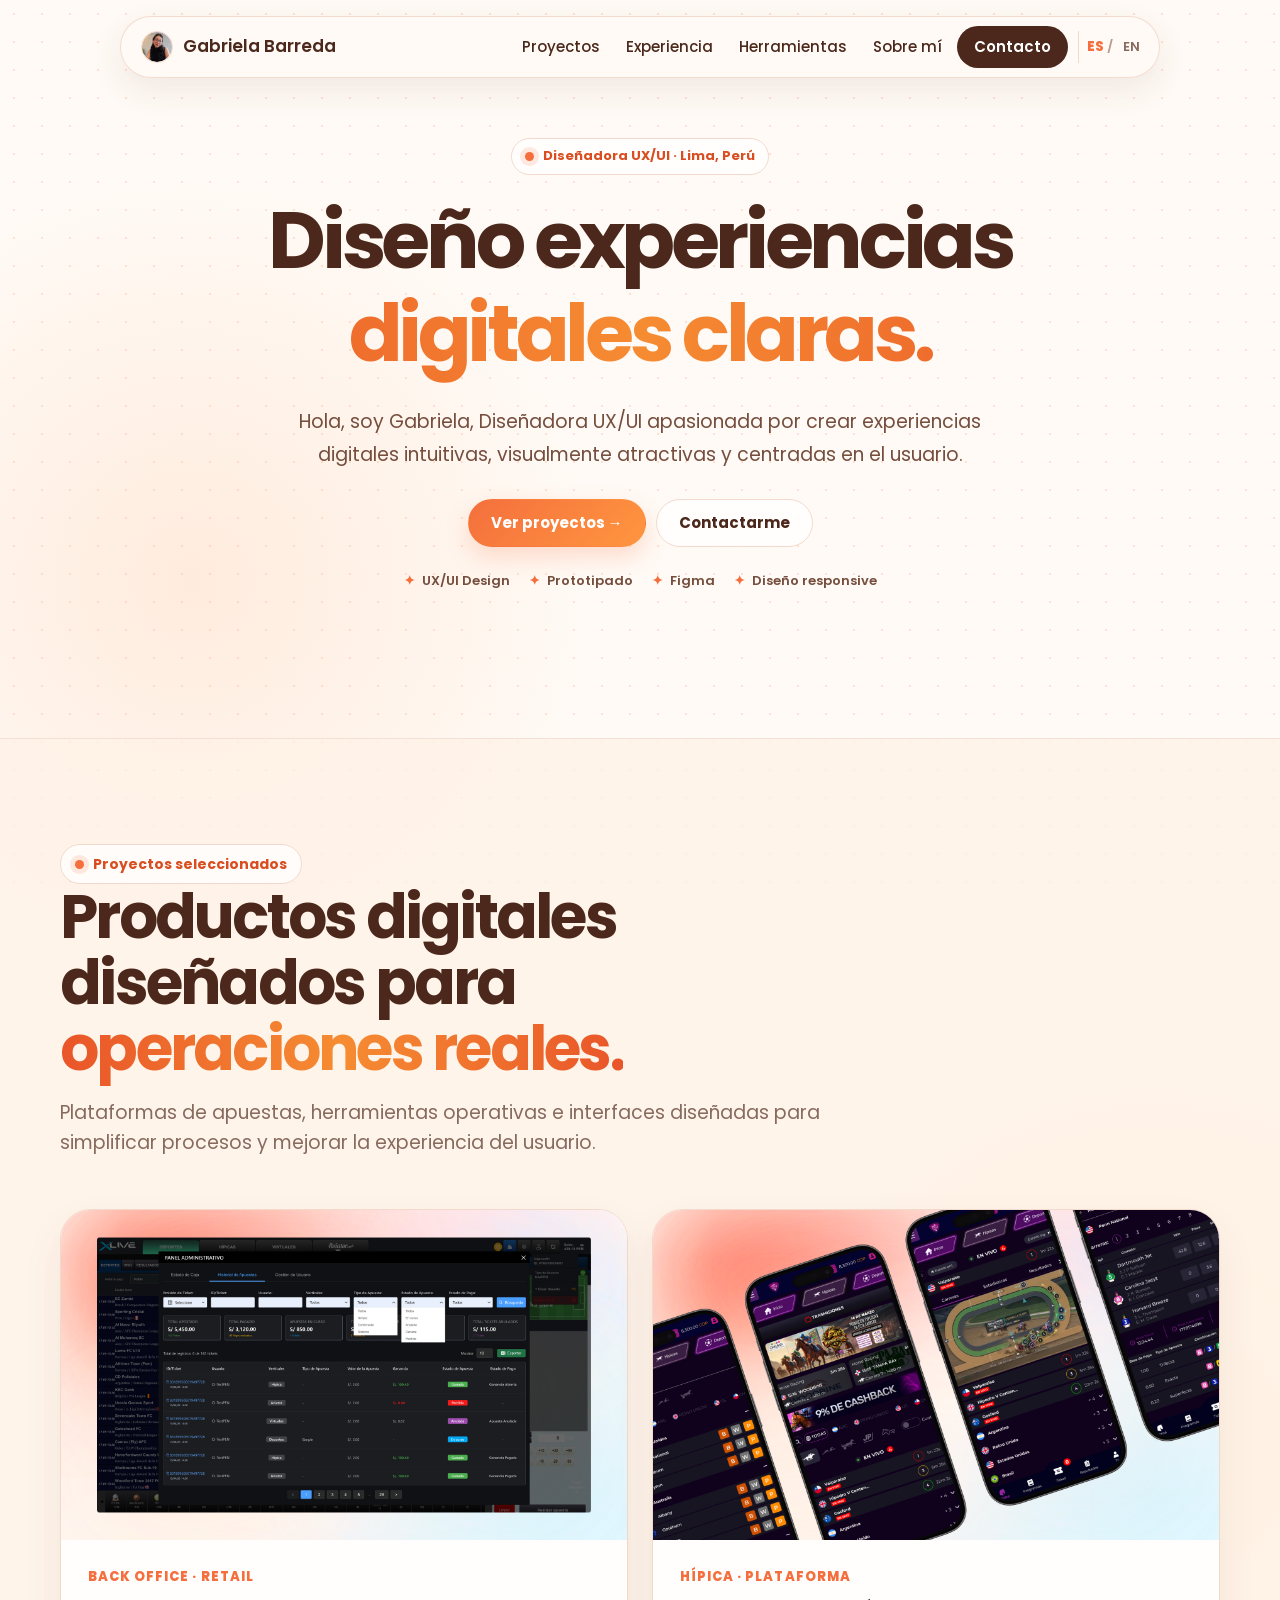
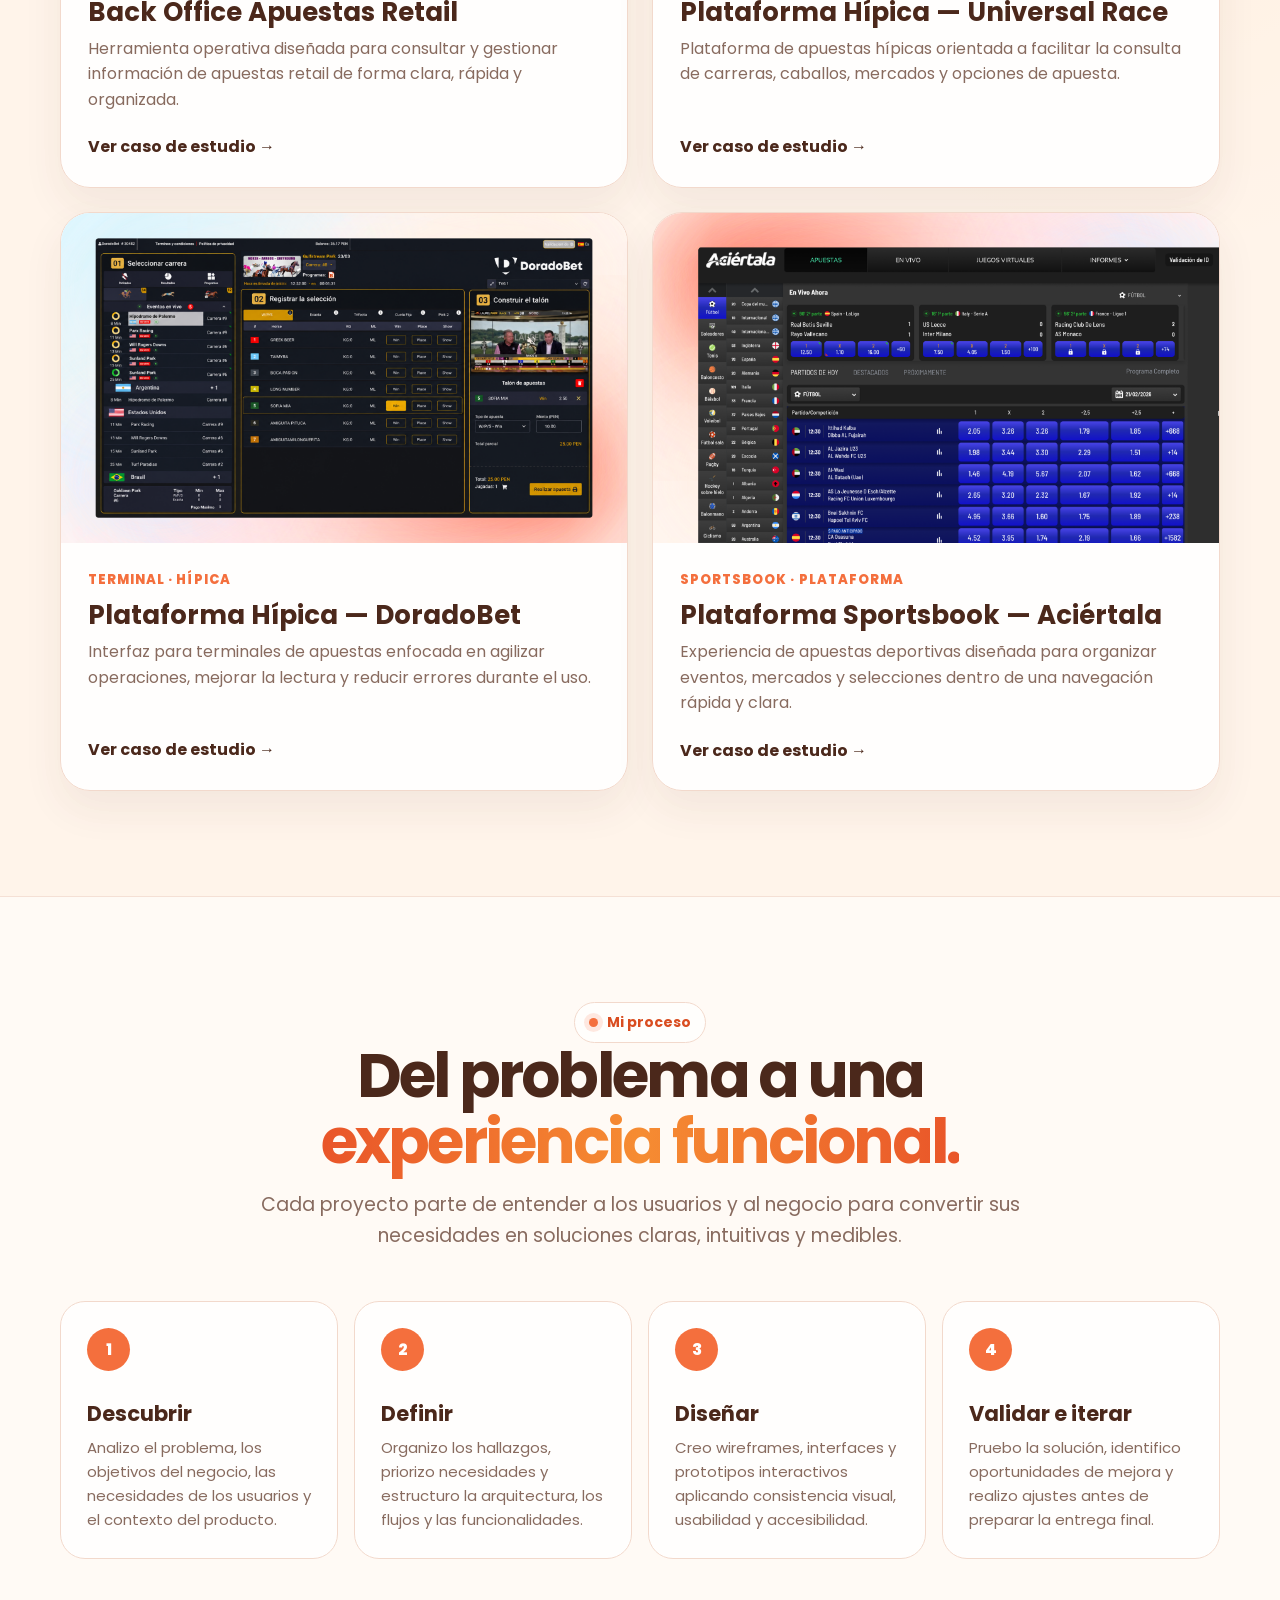
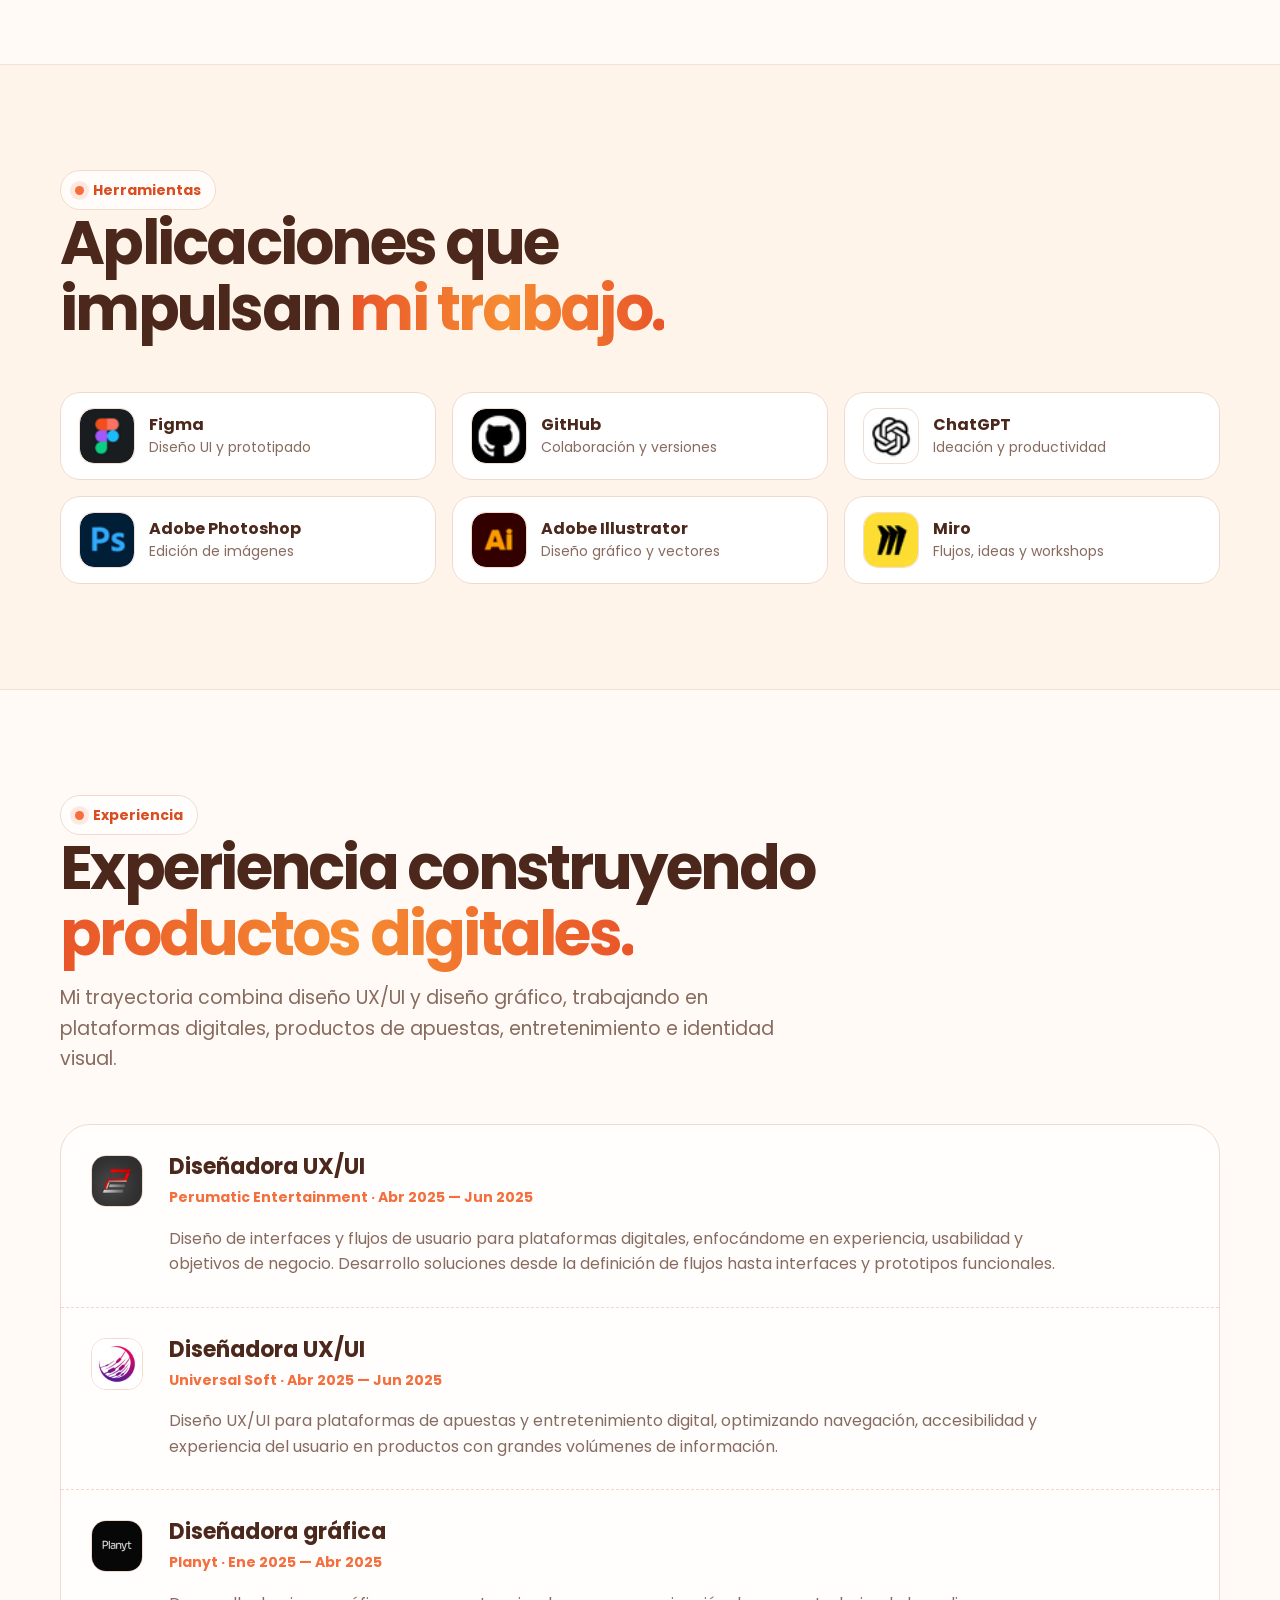
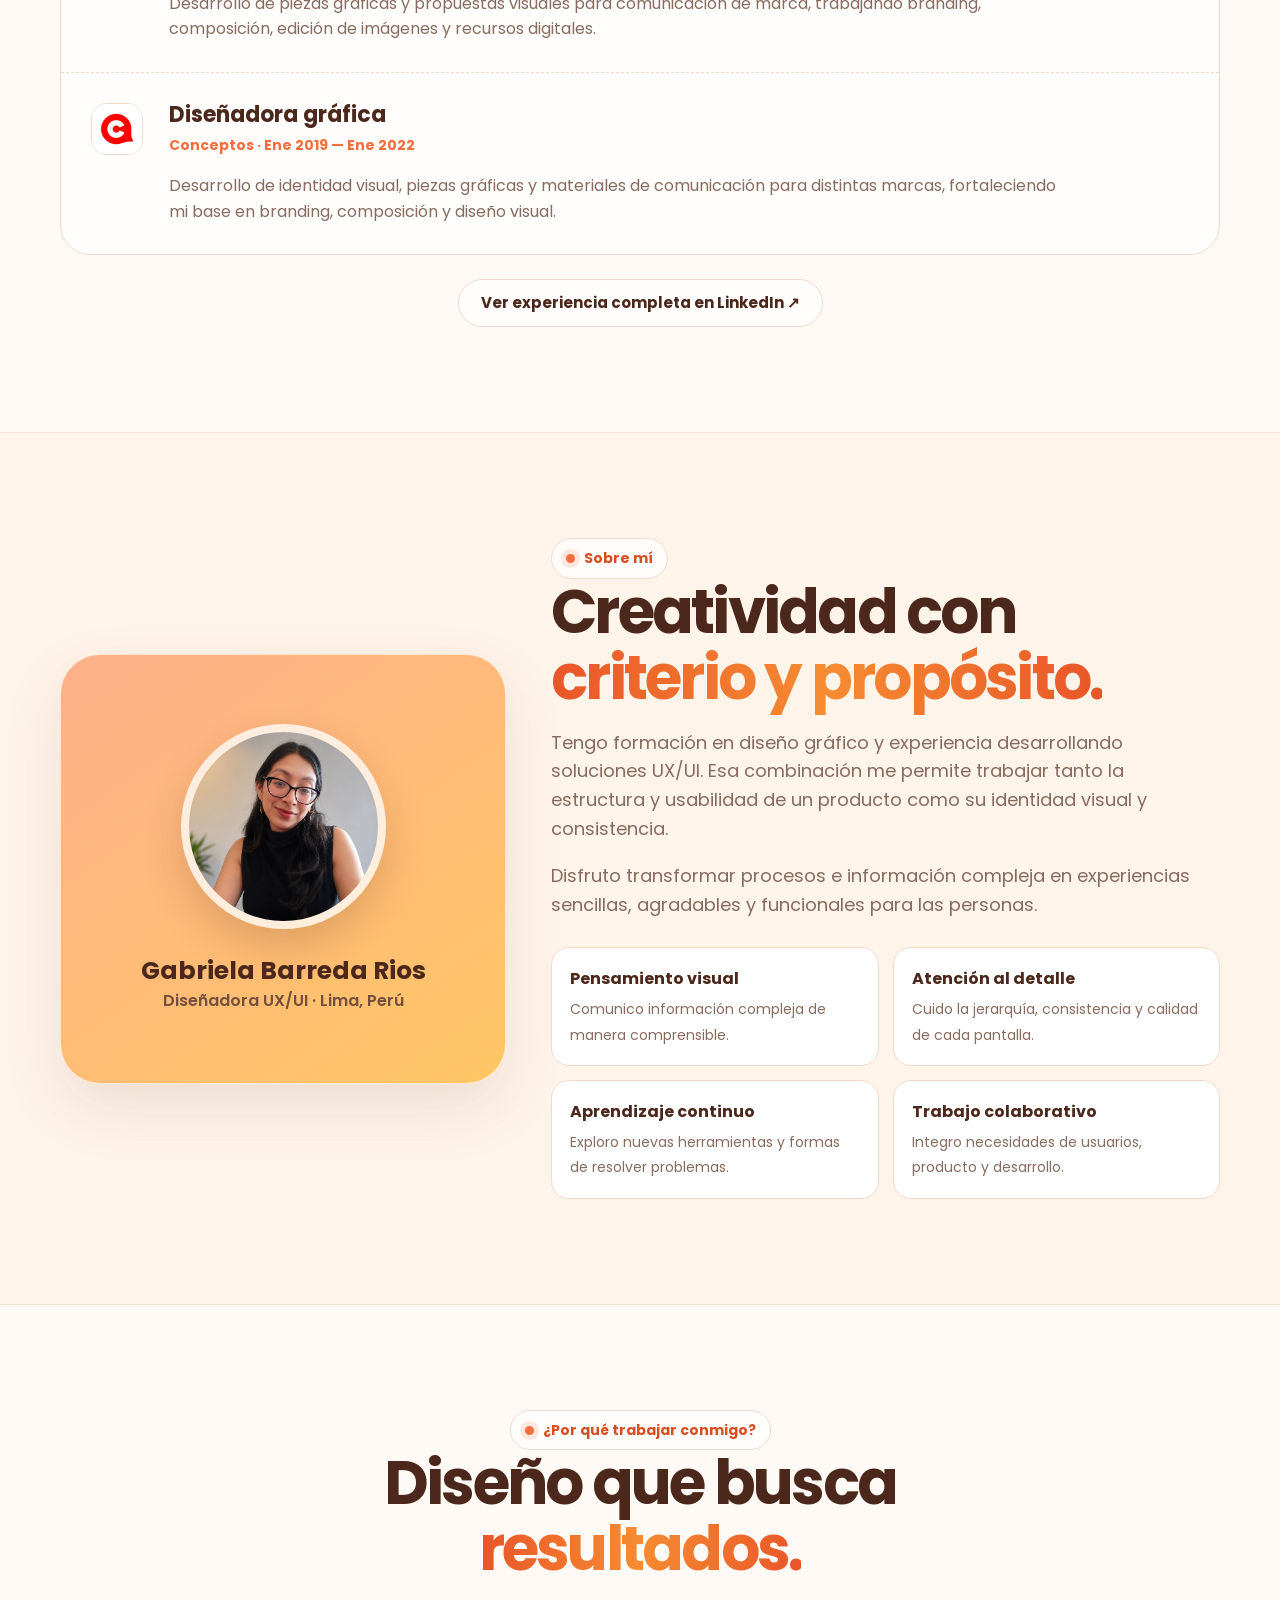
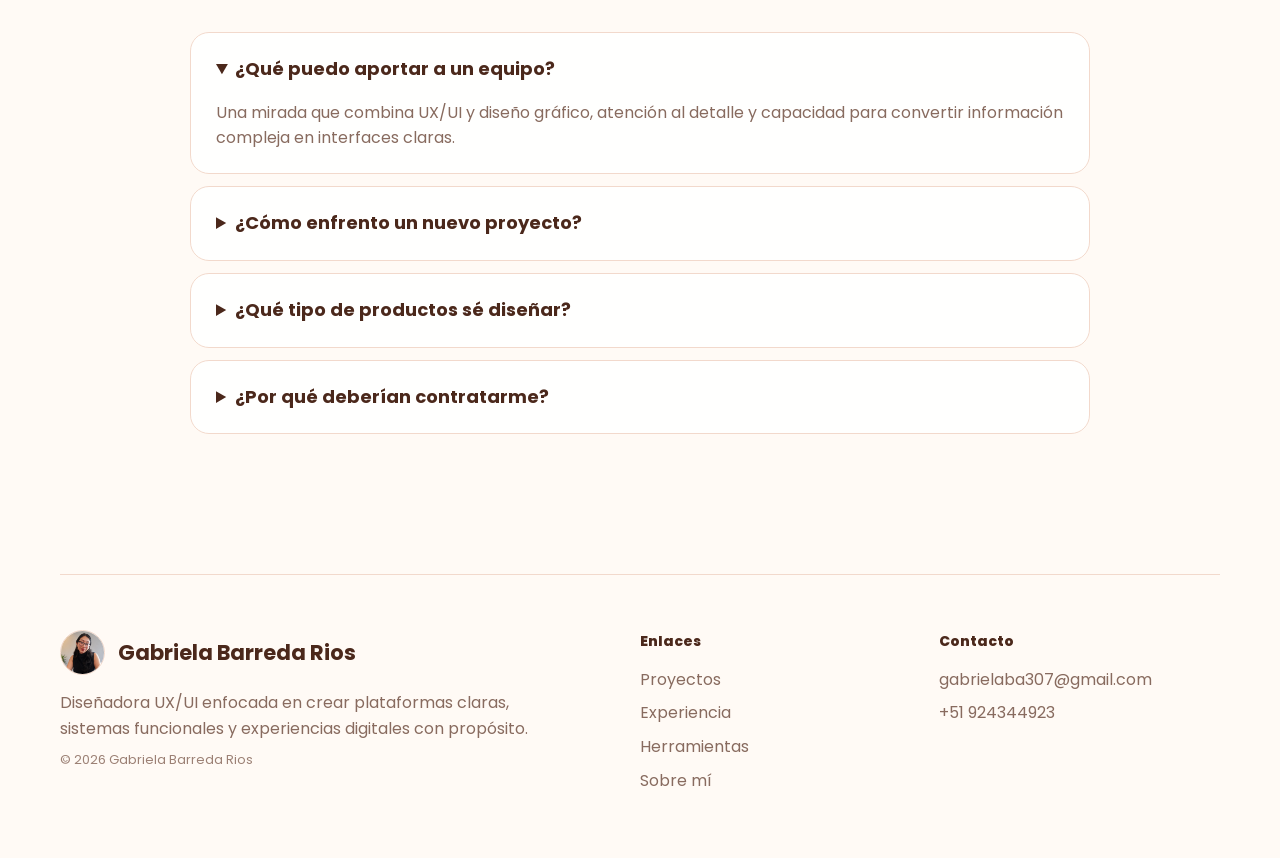
<file: index.html>
<!DOCTYPE html>
<html lang="es">

<head>
  <meta charset="UTF-8">
  <meta name="viewport" content="width=device-width, initial-scale=1.0">

  <title>Gabriela Barreda | Diseñadora UX/UI</title>

  <meta
    name="description"
    content="Portafolio UX/UI de Gabriela Barreda, diseñadora especializada en plataformas digitales, herramientas operativas y productos de apuestas."
  >

  <!-- FAVICON -->
  <link rel="icon" type="image/png" href="images/favicon.png">
  <link rel="apple-touch-icon" href="images/favicon.png">

  <!-- GOOGLE FONTS -->
  <link rel="preconnect" href="https://fonts.googleapis.com">
  <link rel="preconnect" href="https://fonts.gstatic.com" crossorigin>

  <link
    href="https://fonts.googleapis.com/css2?family=Poppins:wght@400;500;600;700;800&display=swap"
    rel="stylesheet"
  >

  <style>

    :root {
      --cream: #fffaf5;
      --cream-2: #fff2e7;
      --white: #ffffff;

      --orange: #f46f3d;
      --orange-2: #ff963f;

      --brown: #4b281b;
      --brown-2: #754e3e;

      --muted: #886b5f;
      --border: #f2d9cc;

      --shadow: 0 24px 60px rgba(112, 55, 30, 0.12);

      --radius: 30px;
    }

    * {
      box-sizing: border-box;
    }

    html {
      scroll-behavior: smooth;
    }

    body {
      margin: 0;

      color: var(--brown);

      background:
        radial-gradient(
          circle at 15% 8%,
          rgba(255, 176, 125, 0.2),
          transparent 25rem
        ),
        radial-gradient(
          circle at 90% 20%,
          rgba(255, 206, 105, 0.18),
          transparent 28rem
        ),
        var(--cream);

      font-family: "Poppins", Arial, sans-serif;

      line-height: 1.6;
    }

    body::before {
      content: "";

      position: fixed;
      inset: 0;

      z-index: -1;

      opacity: 0.3;

      pointer-events: none;

      background-image:
        radial-gradient(
          #f6a27f 1px,
          transparent 1px
        );

      background-size: 28px 28px;
    }

    img {
      display: block;
      max-width: 100%;
    }

    a {
      color: inherit;
      text-decoration: none;
    }

    button,
    a {
      -webkit-tap-highlight-color: transparent;
    }


    /* ==========================================
       GENERAL
    ========================================== */

    .container {
      width: min(1160px, calc(100% - 40px));
      margin-inline: auto;
    }

    .section {
      padding: 105px 0;
      scroll-margin-top: 110px;
    }

    .section-soft {
      background: rgba(255, 242, 231, 0.72);

      border-block:
        1px solid rgba(242, 217, 204, 0.75);
    }


    /* ==========================================
       EYEBROW
    ========================================== */

    .eyebrow {
      display: inline-flex;
      align-items: center;

      gap: 9px;

      padding: 8px 14px;

      color: #d94d20;

      background:
        rgba(255, 255, 255, 0.72);

      border:
        1px solid var(--border);

      border-radius: 999px;

      font-size: 14px;
      font-weight: 700;
    }

    .eyebrow::before {
      content: "";

      width: 9px;
      height: 9px;

      background: var(--orange);

      border-radius: 50%;

      box-shadow:
        0 0 0 5px rgba(244, 111, 61, 0.15);
    }


    /* ==========================================
       TIPOGRAFÍA
    ========================================== */

    h1,
    h2,
    h3 {
      margin-top: 0;

      font-family: "Poppins", sans-serif;

      line-height: 1.08;
    }

    h2 {
      margin-bottom: 16px;

      font-size:
        clamp(36px, 5vw, 61px);

      letter-spacing: -0.045em;
    }

    .section-heading {
      max-width: 760px;
      margin-bottom: 50px;
    }

    .section-heading.center {
      margin-inline: auto;
      text-align: center;
    }

    .section-heading p {
      margin: 0;

      color: var(--muted);

      font-size: 19px;
    }

    .gradient-text {
      color: transparent;

      background:
        linear-gradient(
          90deg,
          #e95529,
          #f68c32,
          #e95529
        );

      background-clip: text;
      -webkit-background-clip: text;
      -webkit-text-fill-color: transparent;
    }


    /* ==========================================
       NAVBAR
    ========================================== */

    .nav {
      position: sticky;

      top: 16px;

      z-index: 100;

      width:
        min(
          1040px,
          calc(100% - 28px)
        );

      margin:
        16px auto 0;

      padding:
        9px 12px 9px 20px;

      display: flex;

      align-items: center;

      justify-content:
        space-between;

      gap: 18px;

      background:
        rgba(255, 250, 245, 0.88);

      border:
        1px solid
        rgba(242, 217, 204, 0.9);

      border-radius: 999px;

      box-shadow:
        0 12px 32px
        rgba(95, 50, 30, 0.09);

      backdrop-filter:
        blur(18px);

      -webkit-backdrop-filter:
        blur(18px);
    }

    .brand {
      display: flex;
      align-items: center;

      gap: 10px;

      font-size: 17px;
      font-weight: 600;

      white-space: nowrap;
    }

    .brand-photo {
      width: 32px;
      height: 32px;

      flex: 0 0 32px;

      overflow: hidden;

      background: var(--cream-2);

      border:
        1px solid var(--border);

      border-radius: 50%;
    }

    .brand-photo img {
      width: 100%;
      height: 100%;

      display: block;

      object-fit: cover;
      object-position: center;

      border-radius: 50%;
    }

    .nav-right {
      display: flex;
      align-items: center;

      gap: 10px;
    }

    .nav-links {
      display: flex;
      align-items: center;

      gap: 4px;
    }

    .nav-links a {
      padding: 8px 11px;

      border-radius: 999px;

      font-size: 15px;
      font-weight: 500;

      transition:
        color 0.2s ease,
        background 0.2s ease;
    }

    .nav-links a:hover {
      color: var(--orange);
      background: var(--cream-2);
    }

    .nav-contact {
      padding:
        9px 17px !important;

      color:
        white !important;

      background:
        var(--brown) !important;

      font-weight:
        600 !important;
    }


    /* SELECTOR DE IDIOMA */

    .language-switcher {
      display: flex;
      align-items: center;

      gap: 3px;

      padding-left: 8px;

      border-left:
        1px solid var(--border);

      white-space: nowrap;

      font-size: 13px;
      font-weight: 600;
    }

    .language-switcher span {
      color: #b79889;
    }

    .language-switcher .active-language {
      color: var(--orange);

      font-weight: 800;
    }

    .language-switcher a {
      padding: 6px 7px;

      border-radius: 999px;

      color: var(--muted);

      transition:
        color 0.2s ease,
        background 0.2s ease;
    }

    .language-switcher a:hover {
      color: var(--orange);

      background: var(--cream-2);
    }


    /* ==========================================
       HERO
    ========================================== */

    .hero {
      min-height: 660px;

      padding:
        75px 20px 75px;

      display: grid;

      place-items: center;

      text-align: center;
    }

    .hero-content {
      width: 100%;

      max-width: 1050px;

      transform:
        translateY(-43px);
    }

    .hero .eyebrow {
      padding: 7px 13px;

      font-size: 13px;
    }

    .hero h1 {
      width: 100%;
      max-width: 1100px;

      margin:
        22px auto 14px;

      font-size:
        clamp(
          52px,
          6.2vw,
          90px
        );

      font-weight: 700;

      line-height: 1.12;

      letter-spacing: -0.055em;

      overflow: visible;
    }

    .hero-title-line {
      display: block;

      white-space: nowrap;

      overflow: visible;
    }

    .hero-title-line.gradient-text {
      padding:
        0.04em 0 0.16em;

      line-height: 1.14;

      overflow: visible;

      -webkit-box-decoration-break: clone;
      box-decoration-break: clone;
    }

    .hero-description {
      max-width: 730px;

      margin: 0 auto;

      color: var(--brown-2);

      font-size:
        clamp(
          16px,
          1.55vw,
          19px
        );

      line-height: 1.7;
    }

    .hero-actions {
      margin-top: 28px;

      display: flex;

      justify-content: center;

      flex-wrap: wrap;

      gap: 10px;
    }

    .btn {
      display: inline-flex;

      min-height: 48px;

      padding:
        0 22px;

      align-items: center;

      justify-content: center;

      gap: 8px;

      border:
        1px solid transparent;

      border-radius: 999px;

      font-size: 15px;

      font-weight: 700;

      transition:
        transform 0.2s ease,
        box-shadow 0.2s ease;
    }

    .btn:hover {
      transform:
        translateY(-2px);
    }

    .btn-primary {
      color: white;

      background:
        linear-gradient(
          135deg,
          var(--orange),
          var(--orange-2)
        );

      box-shadow:
        0 10px 23px
        rgba(244, 111, 61, 0.22);
    }

    .btn-secondary {
      background:
        rgba(255, 255, 255, 0.78);

      border-color:
        var(--border);
    }

    .hero-tags {
      margin-top: 24px;

      display: flex;

      justify-content: center;

      flex-wrap: wrap;

      gap:
        12px 19px;

      color:
        var(--brown-2);

      font-size: 13px;

      font-weight: 600;
    }

    .hero-tags span::before {
      content: "✦";

      margin-right: 7px;

      color:
        var(--orange);
    }


    /* ==========================================
       PROYECTOS
    ========================================== */

    .projects-grid {
      display: grid;

      grid-template-columns:
        repeat(2, 1fr);

      gap: 24px;
    }

    .project-card {
      position: relative;

      overflow: hidden;

      background:
        rgba(255, 255, 255, 0.9);

      border:
        1px solid var(--border);

      border-radius:
        var(--radius);

      box-shadow:
        0 18px 40px
        rgba(91, 48, 29, 0.07);

      cursor: pointer;

      transition:
        transform 0.25s ease,
        box-shadow 0.25s ease;
    }

    .project-card:hover {
      transform:
        translateY(-7px);

      box-shadow:
        var(--shadow);
    }

    .project-card:focus-visible {
      outline:
        3px solid rgba(244, 111, 61, 0.4);

      outline-offset: 4px;
    }

    .project-visual {
      height: 330px;

      overflow: hidden;

      background:
        #f5eee9;
    }

    .project-cover {
      width: 100%;
      height: 100%;

      object-fit: cover;

      object-position: center;

      transition:
        transform 0.4s ease;
    }

    .project-card:hover
    .project-cover {
      transform:
        scale(1.035);
    }

    .project-info {
      position: relative;

      z-index: 2;

      padding: 27px;
    }

    .project-meta {
      margin-bottom: 10px;

      color: var(--orange);

      font-size: 13px;

      font-weight: 800;

      letter-spacing: 0.08em;

      text-transform: uppercase;
    }

    .project-info h3 {
      margin-bottom: 10px;

      font-size: 26px;
    }

    .project-info p {
      min-height: 76px;

      margin:
        0 0 22px;

      color:
        var(--muted);
    }

    .project-actions {
      display: flex;

      align-items: center;

      justify-content:
        flex-start;

      gap: 15px;
    }

    .case-study-link {
      display: inline-flex;

      align-items: center;

      gap: 8px;

      color: var(--brown);

      font-weight: 700;

      transition:
        color 0.2s ease;
    }

    .project-card:hover
    .case-study-link {
      color: var(--orange);
    }


    /* ==========================================
       PROCESO
    ========================================== */

    .process-grid {
      display: grid;

      grid-template-columns:
        repeat(4, 1fr);

      gap: 16px;
    }

    .process-card {
      min-height: 250px;

      padding: 26px;

      background:
        rgba(255, 255, 255, 0.78);

      border:
        1px solid var(--border);

      border-radius: 25px;
    }

    .process-number {
      display: grid;

      width: 43px;
      height: 43px;

      margin-bottom: 32px;

      place-items: center;

      color: white;

      background:
        var(--orange);

      border-radius: 50%;

      font-weight: 800;
    }

    .process-card h3 {
      margin-bottom: 10px;

      font-size: 21px;
    }

    .process-card p {
      margin: 0;

      color: var(--muted);

      font-size: 15px;
    }


    /* ==========================================
       HERRAMIENTAS
    ========================================== */

    .tools-grid {
      display: grid;

      grid-template-columns:
        repeat(3, 1fr);

      gap: 16px;
    }

    .tool {
      padding:
        15px 18px;

      display: flex;

      align-items: center;

      gap: 14px;

      background:
        #ffffff;

      border:
        1px solid var(--border);

      border-radius:
        20px;

      transition:
        transform 0.2s ease,
        box-shadow 0.2s ease;
    }

    .tool:hover {
      transform:
        translateY(-3px);

      box-shadow:
        0 12px 30px
        rgba(91, 48, 29, 0.08);
    }

    .tool-logo-box {
      width: 56px;
      height: 56px;

      flex:
        0 0 56px;

      overflow: hidden;

      background:
        #ffffff;

      border:
        1px solid
        rgba(242, 217, 204, 0.9);

      border-radius:
        15px;
    }

    .tool-logo {
      width: 100%;
      height: 100%;

      display: block;

      object-fit: cover;

      object-position: center;

      border-radius: 14px;
    }

    .tool strong {
      display: block;

      margin-bottom: 2px;

      font-size: 16px;

      line-height: 1.3;
    }

    .tool small {
      display: block;

      color:
        var(--muted);

      font-size: 14px;

      line-height: 1.4;
    }


    /* ==========================================
       EXPERIENCIA
    ========================================== */

    .experience-list {
      overflow: hidden;

      background:
        rgba(255, 255, 255, 0.76);

      border:
        1px solid var(--border);

      border-radius:
        var(--radius);
    }

    .experience-item {
      padding: 30px;

      display: grid;

      grid-template-columns:
        58px 1fr;

      gap: 20px;

      border-bottom:
        1px dashed var(--border);
    }

    .experience-item:last-child {
      border-bottom: 0;
    }

    .experience-logo {
      width: 52px;
      height: 52px;

      object-fit: cover;

      object-position: center;

      background:
        #ffffff;

      border:
        1px solid var(--border);

      border-radius: 15px;
    }

    .experience-item h3 {
      margin-bottom: 5px;

      font-size: 22px;
    }

    .experience-meta {
      color: var(--orange);

      font-size: 14px;

      font-weight: 700;
    }

    .experience-item p {
      max-width: 890px;

      margin-bottom: 0;

      color:
        var(--muted);
    }

    .linkedin-cta {
      margin-top: 24px;

      text-align: center;
    }


    /* ==========================================
       SOBRE MÍ
    ========================================== */

    .about-grid {
      display: grid;

      grid-template-columns:
        0.8fr 1.2fr;

      gap: 45px;

      align-items: center;
    }

    .profile-card {
      min-height: 430px;

      padding: 45px;

      display: grid;

      place-items: center;

      text-align: center;

      background:
        linear-gradient(
          145deg,
          #ffb08a,
          #ffc765
        );

      border:
        1px solid
        rgba(255, 255, 255, 0.65);

      border-radius: 40px;

      box-shadow:
        var(--shadow);
    }

    .profile-card-content {
      display: flex;

      flex-direction: column;

      align-items: center;
    }

    .profile-photo-wrapper {
      width: 205px;
      height: 205px;

      padding: 8px;

      display: grid;

      place-items: center;

      background:
        rgba(255, 255, 255, 0.75);

      border-radius: 50%;

      box-shadow:
        0 18px 40px
        rgba(70, 34, 20, 0.18);
    }

    .profile-photo {
      width: 100%;
      height: 100%;

      object-fit: cover;

      object-position: center;

      border-radius: 50%;
    }

    .profile-card h3 {
      margin:
        28px 0 4px;

      font-size: 25px;

      font-weight: 700;
    }

    .profile-card p {
      margin: 0;

      color: var(--brown-2);

      font-weight: 600;
    }

    .about-copy > p {
      color: var(--muted);

      font-size: 18px;
    }

    .strengths {
      margin-top: 28px;

      display: grid;

      grid-template-columns:
        repeat(2, 1fr);

      gap: 14px;
    }

    .strength {
      padding: 18px;

      background: #fff;

      border:
        1px solid var(--border);

      border-radius: 18px;
    }

    .strength strong {
      display: block;

      margin-bottom: 4px;
    }

    .strength span {
      color: var(--muted);

      font-size: 14px;
    }


    /* ==========================================
       FAQ
    ========================================== */

    .faq-list {
      max-width: 900px;

      margin-inline: auto;

      display: grid;

      gap: 12px;
    }

    details {
      padding:
        22px 25px;

      background:
        rgba(255, 255, 255, 0.86);

      border:
        1px solid var(--border);

      border-radius:
        19px;
    }

    summary {
      cursor: pointer;

      font-size: 18px;

      font-weight: 700;
    }

    details p {
      margin-bottom: 0;

      color:
        var(--muted);
    }


    /* ==========================================
       FOOTER
    ========================================== */

    footer {
      padding:
        35px 0 65px;
    }

    .footer {
      padding-top: 55px;

      display: grid;

      grid-template-columns:
        1.45fr 0.65fr 0.8fr;

      gap: 70px;

      border-top:
        1px solid var(--border);
    }

    .footer-profile {
      display: flex;

      align-items: center;

      gap: 13px;
    }

    .footer-avatar {
      width: 45px;
      height: 45px;

      object-fit: cover;

      object-position: center;

      background:
        var(--cream-2);

      border:
        1px solid var(--border);

      border-radius: 50%;
    }

    .footer h3 {
      margin: 0;

      font-size: 21px;
    }

    .footer-description {
      max-width: 500px;

      margin:
        15px 0 4px;

      color: var(--muted);

      font-size: 16px;
    }

    .copyright {
      color: #9c8175;

      font-size: 13px;
    }

    .footer-title {
      margin-bottom: 14px;

      font-size: 14px;

      font-weight: 800;
    }

    .footer-links {
      display: grid;

      gap: 8px;

      color:
        var(--muted);
    }

    .footer-links a:hover {
      color: var(--orange);
    }


    /* ==========================================
       TABLET
    ========================================== */

    @media (max-width: 900px) {

      .nav {
        border-radius: 26px;
      }

      .nav-links a:not(.nav-contact) {
        display: none;
      }

      .projects-grid,
      .about-grid {
        grid-template-columns: 1fr;
      }

      .process-grid {
        grid-template-columns:
          repeat(2, 1fr);
      }

      .tools-grid {
        grid-template-columns:
          repeat(2, 1fr);
      }

      .footer {
        grid-template-columns:
          1fr 1fr;
      }

      .footer > div:first-child {
        grid-column:
          1 / -1;
      }
    }


    /* ==========================================
       MOBILE
       NAVBAR AJUSTADO
    ========================================== */

    @media (max-width: 620px) {

      .container {
        width:
          min(
            calc(100% - 26px),
            1160px
          );
      }

      .section {
        padding:
          75px 0;
      }


      /* NAV */

      .nav {
        top: 8px;

        width:
          calc(100% - 18px);

        margin-top: 8px;

        padding:
          7px 8px;

        gap: 6px;

        border-radius: 22px;
      }


      /* MARCA */

      .brand {
        min-width: 0;

        gap: 7px;

        flex: 1 1 auto;
      }

      .brand-photo {
        width: 28px;
        height: 28px;

        flex:
          0 0 28px;
      }


      /* En celular cambia
         "Gabriela Barreda"
         por "Gabriela" */

      .brand span:last-child {
        max-width: 75px;

        overflow: hidden;

        font-size: 0;

        white-space: nowrap;
      }

      .brand span:last-child::after {
        content: "Gabriela";

        font-size: 12px;
        font-weight: 600;
      }


      /* PARTE DERECHA */

      .nav-right {
        flex:
          0 0 auto;

        gap: 5px;
      }


      /* OCULTAMOS LOS LINKS NORMALES */

      .nav-links {
        gap: 0;
      }

      .nav-links a:not(.nav-contact) {
        display: none;
      }


      /* CONTACTO */

      .nav-contact {
        min-height: 34px;

        padding:
          0 13px !important;

        display: inline-flex;

        align-items: center;

        justify-content: center;

        font-size:
          12px !important;

        line-height: 1;

        border-radius: 999px;
      }


      /* ES / EN */

      .language-switcher {
        order: -1;

        gap: 1px;

        padding-left: 0;
        padding-right: 2px;

        border-left: 0;

        font-size: 11px;
      }

      .language-switcher a {
        padding:
          4px 3px;
      }

      .language-switcher span {
        padding:
          4px 2px;
      }

      .language-switcher .active-language {
        font-weight: 800;
      }


      /* HERO */

      .hero {
        min-height: 620px;

        padding:
          65px 15px 60px;
      }

      .hero-content {
        transform:
          translateY(-38px);
      }

      .hero h1 {
        font-size:
          clamp(
            40px,
            12vw,
            64px
          );

        line-height: 1.12;
      }

      .hero-title-line {
        white-space: normal;
      }

      .hero-title-line.gradient-text {
        padding-bottom: 0.16em;

        line-height: 1.14;
      }

      .hero-description {
        max-width: 500px;

        font-size: 16px;

        line-height: 1.65;
      }

      .hero-actions .btn {
        width: 100%;
      }


      /* GRIDS */

      .projects-grid,
      .process-grid,
      .tools-grid,
      .strengths,
      .footer {
        grid-template-columns: 1fr;
      }

      .project-visual {
        height: 260px;
      }

      .project-actions {
        align-items: flex-start;

        flex-direction: column;
      }

      .process-card {
        min-height: auto;
      }

      .experience-item {
        grid-template-columns: 1fr;
      }


      /* SOBRE MÍ */

      .profile-card {
        min-height: 370px;

        padding: 30px;
      }

      .profile-photo-wrapper {
        width: 170px;
        height: 170px;
      }


      /* FOOTER */

      .footer > div:first-child {
        grid-column: auto;
      }

      .footer {
        gap: 35px;
      }

    }


    /* ==========================================
       CELULARES MUY PEQUEÑOS
    ========================================== */

    @media (max-width: 370px) {

      .nav {
        width:
          calc(100% - 12px);

        padding:
          6px 7px;

        gap: 3px;
      }

      .brand {
        gap: 5px;
      }

      .brand-photo {
        width: 26px;
        height: 26px;

        flex:
          0 0 26px;
      }

      .brand span:last-child::after {
        font-size: 11px;
      }

      .nav-right {
        gap: 2px;
      }

      .language-switcher {
        font-size: 10px;
      }

      .nav-contact {
        min-height: 32px;

        padding:
          0 10px !important;

        font-size:
          11px !important;
      }

    }

  </style>

</head>


<body>

  <!-- ==========================================
       NAVBAR
  ========================================== -->

  <nav
    class="nav"
    aria-label="Navegación principal"
  >

    <a
      class="brand"
      href="#inicio"
    >

      <span class="brand-photo">

        <img
          src="images/foto-navbar.png"
          alt="Gabriela Barreda"
        >

      </span>

      <span>
        Gabriela Barreda
      </span>

    </a>


    <div class="nav-right">

      <div class="nav-links">

        <a href="#proyectos">
          Proyectos
        </a>

        <a href="#experiencia">
          Experiencia
        </a>

        <a href="#herramientas">
          Herramientas
        </a>

        <a href="#sobre-mi">
          Sobre mí
        </a>

        <a
          class="nav-contact"
          href="#contacto"
        >
          Contacto
        </a>

      </div>


      <div
        class="language-switcher"
        aria-label="Seleccionar idioma"
      >

        <span class="active-language">
          ES
        </span>

        <span>/</span>

        <a
          href="en/index.html"
          lang="en"
          aria-label="View portfolio in English"
        >
          EN
        </a>

      </div>

    </div>

  </nav>


  <main>

    <!-- ==========================================
         HERO
    ========================================== -->

    <header
      class="hero"
      id="inicio"
    >

      <div class="hero-content">

        <span class="eyebrow">
          Diseñadora UX/UI · Lima, Perú
        </span>


        <h1>

          <span class="hero-title-line">
            Diseño experiencias
          </span>

          <span class="hero-title-line gradient-text">
            digitales claras.
          </span>

        </h1>


        <p class="hero-description">

          Hola, soy Gabriela, Diseñadora UX/UI apasionada por crear
          experiencias digitales intuitivas, visualmente atractivas
          y centradas en el usuario.

        </p>


        <div class="hero-actions">

          <a
            class="btn btn-primary"
            href="#proyectos"
          >
            Ver proyectos →
          </a>

          <a
            class="btn btn-secondary"
            href="https://mail.google.com/mail/?view=cm&fs=1&to=gabrielaba307@gmail.com&su=Oportunidad%20laboral%20UX%2FUI%20%E2%80%94%20Gabriela%20Barreda"
            target="_blank"
            rel="noopener noreferrer"
          >
            Contactarme
          </a>

        </div>


        <div
          class="hero-tags"
          aria-label="Especialidades"
        >

          <span>UX/UI Design</span>
          <span>Prototipado</span>
          <span>Figma</span>
          <span>Diseño responsive</span>

        </div>

      </div>

    </header>


    <!-- ==========================================
         PROYECTOS
    ========================================== -->

    <section
      class="section section-soft"
      id="proyectos"
    >

      <div class="container">

        <div class="section-heading">

          <span class="eyebrow">
            Proyectos seleccionados
          </span>


          <h2>

            Productos digitales diseñados para

            <span class="gradient-text">
              operaciones reales.
            </span>

          </h2>


          <p>

            Plataformas de apuestas, herramientas operativas
            e interfaces diseñadas para simplificar procesos
            y mejorar la experiencia del usuario.

          </p>

        </div>


        <div class="projects-grid">


          <!-- RETAIL -->

          <article
            class="project-card"
            tabindex="0"
            role="link"
            aria-label="Ver caso de estudio Back Office Apuestas Retail"
            onclick="abrirProyecto(event, 'proyecto-retail.html')"
            onkeydown="abrirProyectoTeclado(event, 'proyecto-retail.html')"
          >

            <div class="project-visual">

              <img
                class="project-cover"
                src="images/Back Office_Apuestas Retail.png"
                alt="Back Office Apuestas Retail"
              >

            </div>


            <div class="project-info">

              <div class="project-meta">
                Back Office · Retail
              </div>

              <h3>
                Back Office Apuestas Retail
              </h3>

              <p>
                Herramienta operativa diseñada para consultar
                y gestionar información de apuestas retail
                de forma clara, rápida y organizada.
              </p>

              <div class="project-actions">

                <span class="case-study-link">
                  Ver caso de estudio →
                </span>

              </div>

            </div>

          </article>


          <!-- UNIVERSAL RACE -->

          <article
            class="project-card"
            tabindex="0"
            role="link"
            aria-label="Ver caso de estudio Plataforma Hípica Universal Race"
            onclick="abrirProyecto(event, 'proyecto-universal-race.html')"
            onkeydown="abrirProyectoTeclado(event, 'proyecto-universal-race.html')"
          >

            <div class="project-visual">

              <img
                class="project-cover"
                src="images/Plataforma Hípica_Universal Race.png"
                alt="Plataforma Hípica Universal Race"
              >

            </div>


            <div class="project-info">

              <div class="project-meta">
                Hípica · Plataforma
              </div>

              <h3>
                Plataforma Hípica — Universal Race
              </h3>

              <p>
                Plataforma de apuestas hípicas orientada a facilitar
                la consulta de carreras, caballos, mercados
                y opciones de apuesta.
              </p>

              <div class="project-actions">

                <span class="case-study-link">
                  Ver caso de estudio →
                </span>

              </div>

            </div>

          </article>


          <!-- DORADOBET -->

          <article
            class="project-card"
            tabindex="0"
            role="link"
            aria-label="Ver caso de estudio Plataforma Hípica DoradoBet"
            onclick="abrirProyecto(event, 'proyecto-doradobet.html')"
            onkeydown="abrirProyectoTeclado(event, 'proyecto-doradobet.html')"
          >

            <div class="project-visual">

              <img
                class="project-cover"
                src="images/Plataforma Hipica_DoradoBet.png"
                alt="Plataforma Hípica DoradoBet"
              >

            </div>


            <div class="project-info">

              <div class="project-meta">
                Terminal · Hípica
              </div>

              <h3>
                Plataforma Hípica — DoradoBet
              </h3>

              <p>
                Interfaz para terminales de apuestas enfocada
                en agilizar operaciones, mejorar la lectura
                y reducir errores durante el uso.
              </p>

              <div class="project-actions">

                <span class="case-study-link">
                  Ver caso de estudio →
                </span>

              </div>

            </div>

          </article>


          <!-- ACIÉRTALA -->

          <article
            class="project-card"
            tabindex="0"
            role="link"
            aria-label="Ver caso de estudio Plataforma Sportsbook Aciértala"
            onclick="abrirProyecto(event, 'proyecto-aciertala.html')"
            onkeydown="abrirProyectoTeclado(event, 'proyecto-aciertala.html')"
          >

            <div class="project-visual">

              <img
                class="project-cover"
                src="images/Plataforma Sportsbook_Aciértala.png"
                alt="Plataforma Sportsbook Aciértala"
              >

            </div>


            <div class="project-info">

              <div class="project-meta">
                Sportsbook · Plataforma
              </div>

              <h3>
                Plataforma Sportsbook — Aciértala
              </h3>

              <p>
                Experiencia de apuestas deportivas diseñada
                para organizar eventos, mercados y selecciones
                dentro de una navegación rápida y clara.
              </p>

              <div class="project-actions">

                <span class="case-study-link">
                  Ver caso de estudio →
                </span>

              </div>

            </div>

          </article>

        </div>

      </div>

    </section>


    <!-- ==========================================
         PROCESO
    ========================================== -->

    <section class="section">

      <div class="container">

        <div class="section-heading center">

          <span class="eyebrow">
            Mi proceso
          </span>

          <h2>

            Del problema a una

            <span class="gradient-text">
              experiencia funcional.
            </span>

          </h2>

          <p>

            Cada proyecto parte de entender a los usuarios
            y al negocio para convertir sus necesidades
            en soluciones claras, intuitivas y medibles.

          </p>

        </div>


        <div class="process-grid">

          <article class="process-card">

            <span class="process-number">
              1
            </span>

            <h3>
              Descubrir
            </h3>

            <p>
              Analizo el problema, los objetivos del negocio,
              las necesidades de los usuarios y el contexto
              del producto.
            </p>

          </article>


          <article class="process-card">

            <span class="process-number">
              2
            </span>

            <h3>
              Definir
            </h3>

            <p>
              Organizo los hallazgos, priorizo necesidades
              y estructuro la arquitectura, los flujos
              y las funcionalidades.
            </p>

          </article>


          <article class="process-card">

            <span class="process-number">
              3
            </span>

            <h3>
              Diseñar
            </h3>

            <p>
              Creo wireframes, interfaces y prototipos interactivos
              aplicando consistencia visual, usabilidad y accesibilidad.
            </p>

          </article>


          <article class="process-card">

            <span class="process-number">
              4
            </span>

            <h3>
              Validar e iterar
            </h3>

            <p>
              Pruebo la solución, identifico oportunidades de mejora
              y realizo ajustes antes de preparar la entrega final.
            </p>

          </article>

        </div>

      </div>

    </section>


    <!-- ==========================================
         HERRAMIENTAS
    ========================================== -->

    <section
      class="section section-soft"
      id="herramientas"
    >

      <div class="container">

        <div class="section-heading">

          <span class="eyebrow">
            Herramientas
          </span>

          <h2>

            Aplicaciones que impulsan

            <span class="gradient-text">
              mi trabajo.
            </span>

          </h2>

        </div>


        <div class="tools-grid">

          <article class="tool">

            <div class="tool-logo-box">

              <img
                class="tool-logo"
                src="images/logo-figma.png"
                alt="Logo de Figma"
              >

            </div>

            <div>
              <strong>Figma</strong>
              <small>Diseño UI y prototipado</small>
            </div>

          </article>


          <article class="tool">

            <div class="tool-logo-box">

              <img
                class="tool-logo"
                src="images/logo-github.png"
                alt="Logo de GitHub"
              >

            </div>

            <div>
              <strong>GitHub</strong>
              <small>Colaboración y versiones</small>
            </div>

          </article>


          <article class="tool">

            <div class="tool-logo-box">

              <img
                class="tool-logo"
                src="images/logo-chatgpt.png"
                alt="Logo de ChatGPT"
              >

            </div>

            <div>
              <strong>ChatGPT</strong>
              <small>Ideación y productividad</small>
            </div>

          </article>


          <article class="tool">

            <div class="tool-logo-box">

              <img
                class="tool-logo"
                src="images/logo-photoshop.png"
                alt="Logo de Adobe Photoshop"
              >

            </div>

            <div>
              <strong>Adobe Photoshop</strong>
              <small>Edición de imágenes</small>
            </div>

          </article>


          <article class="tool">

            <div class="tool-logo-box">

              <img
                class="tool-logo"
                src="images/logo-illustrator.png"
                alt="Logo de Adobe Illustrator"
              >

            </div>

            <div>
              <strong>Adobe Illustrator</strong>
              <small>Diseño gráfico y vectores</small>
            </div>

          </article>


          <article class="tool">

            <div class="tool-logo-box">

              <img
                class="tool-logo"
                src="images/logo-miro.png"
                alt="Logo de Miro"
              >

            </div>

            <div>
              <strong>Miro</strong>
              <small>Flujos, ideas y workshops</small>
            </div>

          </article>

        </div>

      </div>

    </section>


    <!-- ==========================================
         EXPERIENCIA
    ========================================== -->

    <section
      class="section"
      id="experiencia"
    >

      <div class="container">

        <div class="section-heading">

          <span class="eyebrow">
            Experiencia
          </span>

          <h2>

            Experiencia construyendo

            <span class="gradient-text">
              productos digitales.
            </span>

          </h2>

          <p>
            Mi trayectoria combina diseño UX/UI y diseño gráfico,
            trabajando en plataformas digitales, productos de apuestas,
            entretenimiento e identidad visual.
          </p>

        </div>


        <div class="experience-list">

          <article class="experience-item">

            <img
              class="experience-logo"
              src="images/logo-perumatic.png"
              alt="Logo de Perumatic Entertainment"
            >

            <div>

              <h3>
                Diseñadora UX/UI
              </h3>

              <span class="experience-meta">
                Perumatic Entertainment · Abr 2025 — Jun 2025
              </span>

              <p>
                Diseño de interfaces y flujos de usuario
                para plataformas digitales, enfocándome
                en experiencia, usabilidad y objetivos de negocio.
                Desarrollo soluciones desde la definición de flujos
                hasta interfaces y prototipos funcionales.
              </p>

            </div>

          </article>


          <article class="experience-item">

            <img
              class="experience-logo"
              src="images/logo-universal-soft.png"
              alt="Logo de Universal Soft"
            >

            <div>

              <h3>
                Diseñadora UX/UI
              </h3>

              <span class="experience-meta">
                Universal Soft · Abr 2025 — Jun 2025
              </span>

              <p>
                Diseño UX/UI para plataformas de apuestas
                y entretenimiento digital, optimizando navegación,
                accesibilidad y experiencia del usuario
                en productos con grandes volúmenes de información.
              </p>

            </div>

          </article>


          <article class="experience-item">

            <img
              class="experience-logo"
              src="images/logo-planyt.png"
              alt="Logo de Planyt"
            >

            <div>

              <h3>
                Diseñadora gráfica
              </h3>

              <span class="experience-meta">
                Planyt · Ene 2025 — Abr 2025
              </span>

              <p>
                Desarrollo de piezas gráficas y propuestas visuales
                para comunicación de marca, trabajando branding,
                composición, edición de imágenes y recursos digitales.
              </p>

            </div>

          </article>


          <article class="experience-item">

            <img
              class="experience-logo"
              src="images/logo-conceptos.png"
              alt="Logo de Conceptos"
            >

            <div>

              <h3>
                Diseñadora gráfica
              </h3>

              <span class="experience-meta">
                Conceptos · Ene 2019 — Ene 2022
              </span>

              <p>
                Desarrollo de identidad visual, piezas gráficas
                y materiales de comunicación para distintas marcas,
                fortaleciendo mi base en branding, composición
                y diseño visual.
              </p>

            </div>

          </article>

        </div>


        <div class="linkedin-cta">

          <a
            class="btn btn-secondary"
            href="https://www.linkedin.com/in/gabriela-barreda-22a834263"
            target="_blank"
            rel="noopener noreferrer"
          >
            Ver experiencia completa en LinkedIn ↗
          </a>

        </div>

      </div>

    </section>


    <!-- ==========================================
         SOBRE MÍ
    ========================================== -->

    <section
      class="section section-soft"
      id="sobre-mi"
    >

      <div class="container about-grid">

        <div class="profile-card">

          <div class="profile-card-content">

            <div class="profile-photo-wrapper">

              <img
                class="profile-photo"
                src="images/foto-gabriela.png"
                alt="Gabriela Barreda Rios"
              >

            </div>

            <h3>
              Gabriela Barreda Rios
            </h3>

            <p>
              Diseñadora UX/UI · Lima, Perú
            </p>

          </div>

        </div>


        <div class="about-copy">

          <span class="eyebrow">
            Sobre mí
          </span>

          <h2>

            Creatividad con

            <span class="gradient-text">
              criterio y propósito.
            </span>

          </h2>

          <p>
            Tengo formación en diseño gráfico
            y experiencia desarrollando soluciones UX/UI.
            Esa combinación me permite trabajar tanto
            la estructura y usabilidad de un producto
            como su identidad visual y consistencia.
          </p>

          <p>
            Disfruto transformar procesos e información compleja
            en experiencias sencillas, agradables
            y funcionales para las personas.
          </p>


          <div class="strengths">

            <div class="strength">

              <strong>
                Pensamiento visual
              </strong>

              <span>
                Comunico información compleja
                de manera comprensible.
              </span>

            </div>


            <div class="strength">

              <strong>
                Atención al detalle
              </strong>

              <span>
                Cuido la jerarquía, consistencia
                y calidad de cada pantalla.
              </span>

            </div>


            <div class="strength">

              <strong>
                Aprendizaje continuo
              </strong>

              <span>
                Exploro nuevas herramientas
                y formas de resolver problemas.
              </span>

            </div>


            <div class="strength">

              <strong>
                Trabajo colaborativo
              </strong>

              <span>
                Integro necesidades de usuarios,
                producto y desarrollo.
              </span>

            </div>

          </div>

        </div>

      </div>

    </section>


    <!-- ==========================================
         FAQ
    ========================================== -->

    <section class="section">

      <div class="container">

        <div class="section-heading center">

          <span class="eyebrow">
            ¿Por qué trabajar conmigo?
          </span>

          <h2>

            Diseño que busca

            <span class="gradient-text">
              resultados.
            </span>

          </h2>

        </div>


        <div class="faq-list">

          <details open>

            <summary>
              ¿Qué puedo aportar a un equipo?
            </summary>

            <p>
              Una mirada que combina UX/UI y diseño gráfico,
              atención al detalle y capacidad para convertir
              información compleja en interfaces claras.
            </p>

          </details>


          <details>

            <summary>
              ¿Cómo enfrento un nuevo proyecto?
            </summary>

            <p>
              Primero entiendo el problema y el contexto.
              Después organizo la información, construyo los flujos
              y finalmente desarrollo y valido la interfaz.
            </p>

          </details>


          <details>

            <summary>
              ¿Qué tipo de productos sé diseñar?
            </summary>

            <p>
              Plataformas web, herramientas internas,
              back offices, productos de apuestas,
              interfaces para terminales
              y experiencias responsive.
            </p>

          </details>


          <details>

            <summary>
              ¿Por qué deberían contratarme?
            </summary>

            <p>
              Porque combino criterio visual, pensamiento funcional
              y disposición para colaborar, aprender
              y mejorar cada solución hasta que sea útil
              para las personas y el negocio.
            </p>

          </details>

        </div>

      </div>

    </section>

  </main>


  <!-- ==========================================
       FOOTER
  ========================================== -->

  <footer id="contacto">

    <div class="container footer">

      <div>

        <div class="footer-profile">

          <img
            class="footer-avatar"
            src="images/foto-gabriela.png"
            alt="Gabriela Barreda"
          >

          <h3>
            Gabriela Barreda Rios
          </h3>

        </div>

        <p class="footer-description">
          Diseñadora UX/UI enfocada en crear plataformas claras,
          sistemas funcionales y experiencias digitales con propósito.
        </p>

        <span class="copyright">
          © 2026 Gabriela Barreda Rios
        </span>

      </div>


      <div>

        <div class="footer-title">
          Enlaces
        </div>

        <div class="footer-links">

          <a href="#proyectos">
            Proyectos
          </a>

          <a href="#experiencia">
            Experiencia
          </a>

          <a href="#herramientas">
            Herramientas
          </a>

          <a href="#sobre-mi">
            Sobre mí
          </a>

        </div>

      </div>


      <div>

        <div class="footer-title">
          Contacto
        </div>

        <div class="footer-links">

          <a
            href="https://mail.google.com/mail/?view=cm&fs=1&to=gabrielaba307@gmail.com&su=Oportunidad%20laboral%20UX%2FUI%20%E2%80%94%20Gabriela%20Barreda"
            target="_blank"
            rel="noopener noreferrer"
          >
            gabrielaba307@gmail.com
          </a>

          <a
            href="https://wa.me/51924344923"
            target="_blank"
            rel="noopener noreferrer"
          >
            +51 924344923
          </a>

        </div>

      </div>

    </div>

  </footer>


  <!-- ==========================================
       JAVASCRIPT
  ========================================== -->

  <script>

    function abrirProyecto(event, url) {

      if (event.target.closest("a")) {
        return;
      }

      window.open(
        url,
        "_blank",
        "noopener,noreferrer"
      );

    }


    function abrirProyectoTeclado(event, url) {

      if (
        event.key === "Enter" ||
        event.key === " "
      ) {

        event.preventDefault();

        window.open(
          url,
          "_blank",
          "noopener,noreferrer"
        );

      }

    }

  </script>

</body>
</html>
</file>
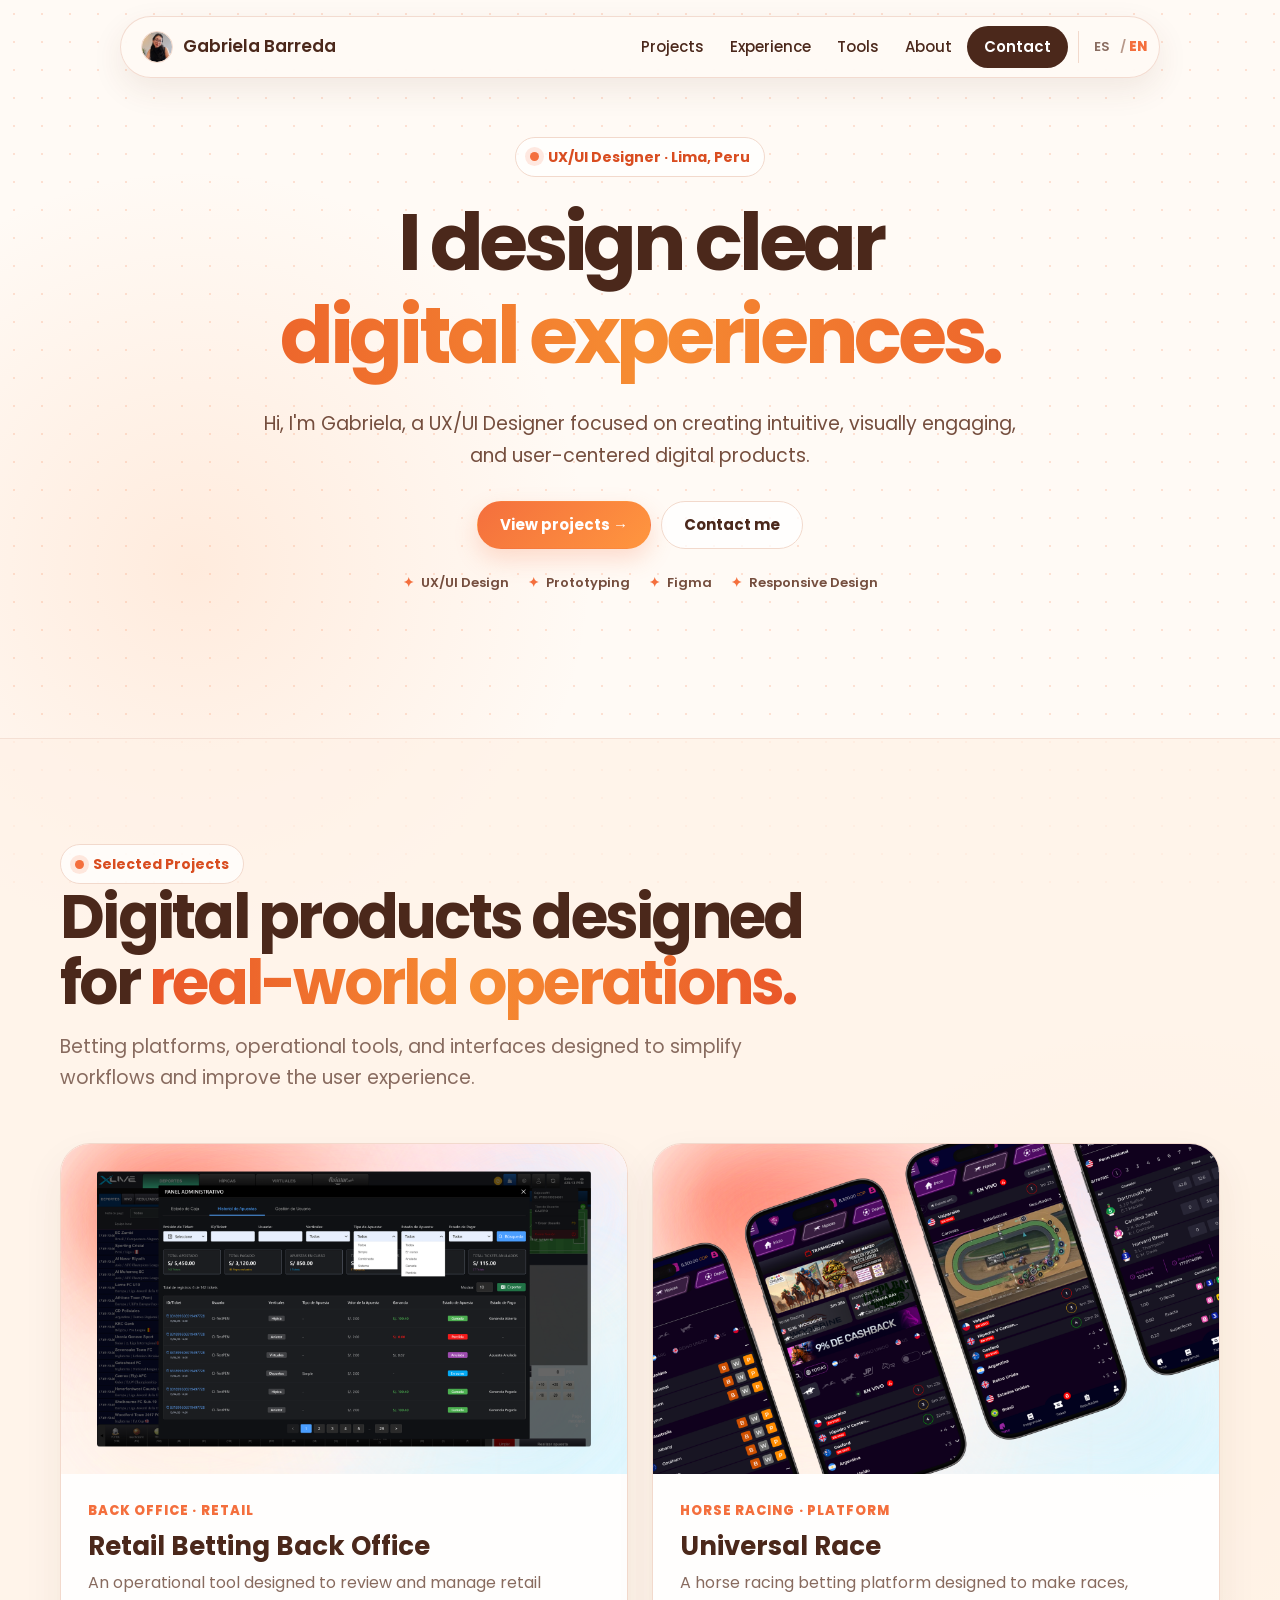
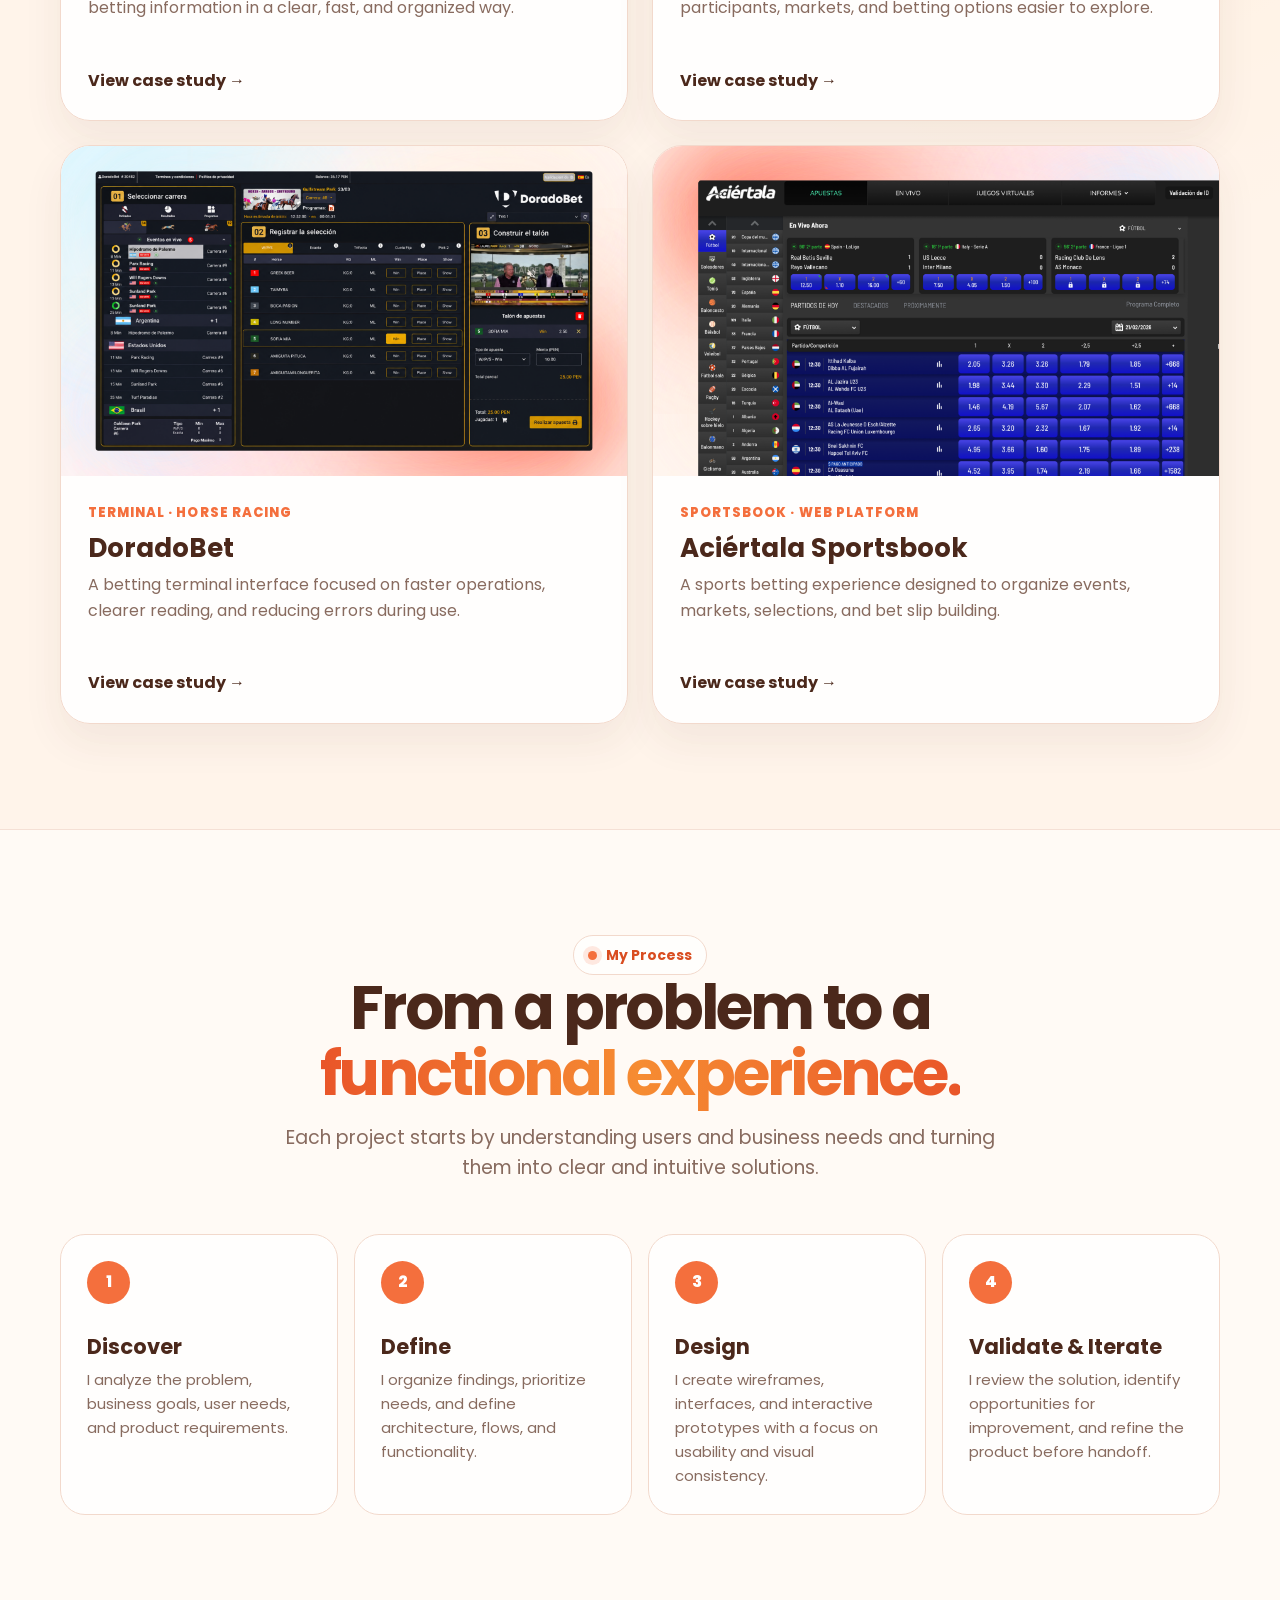
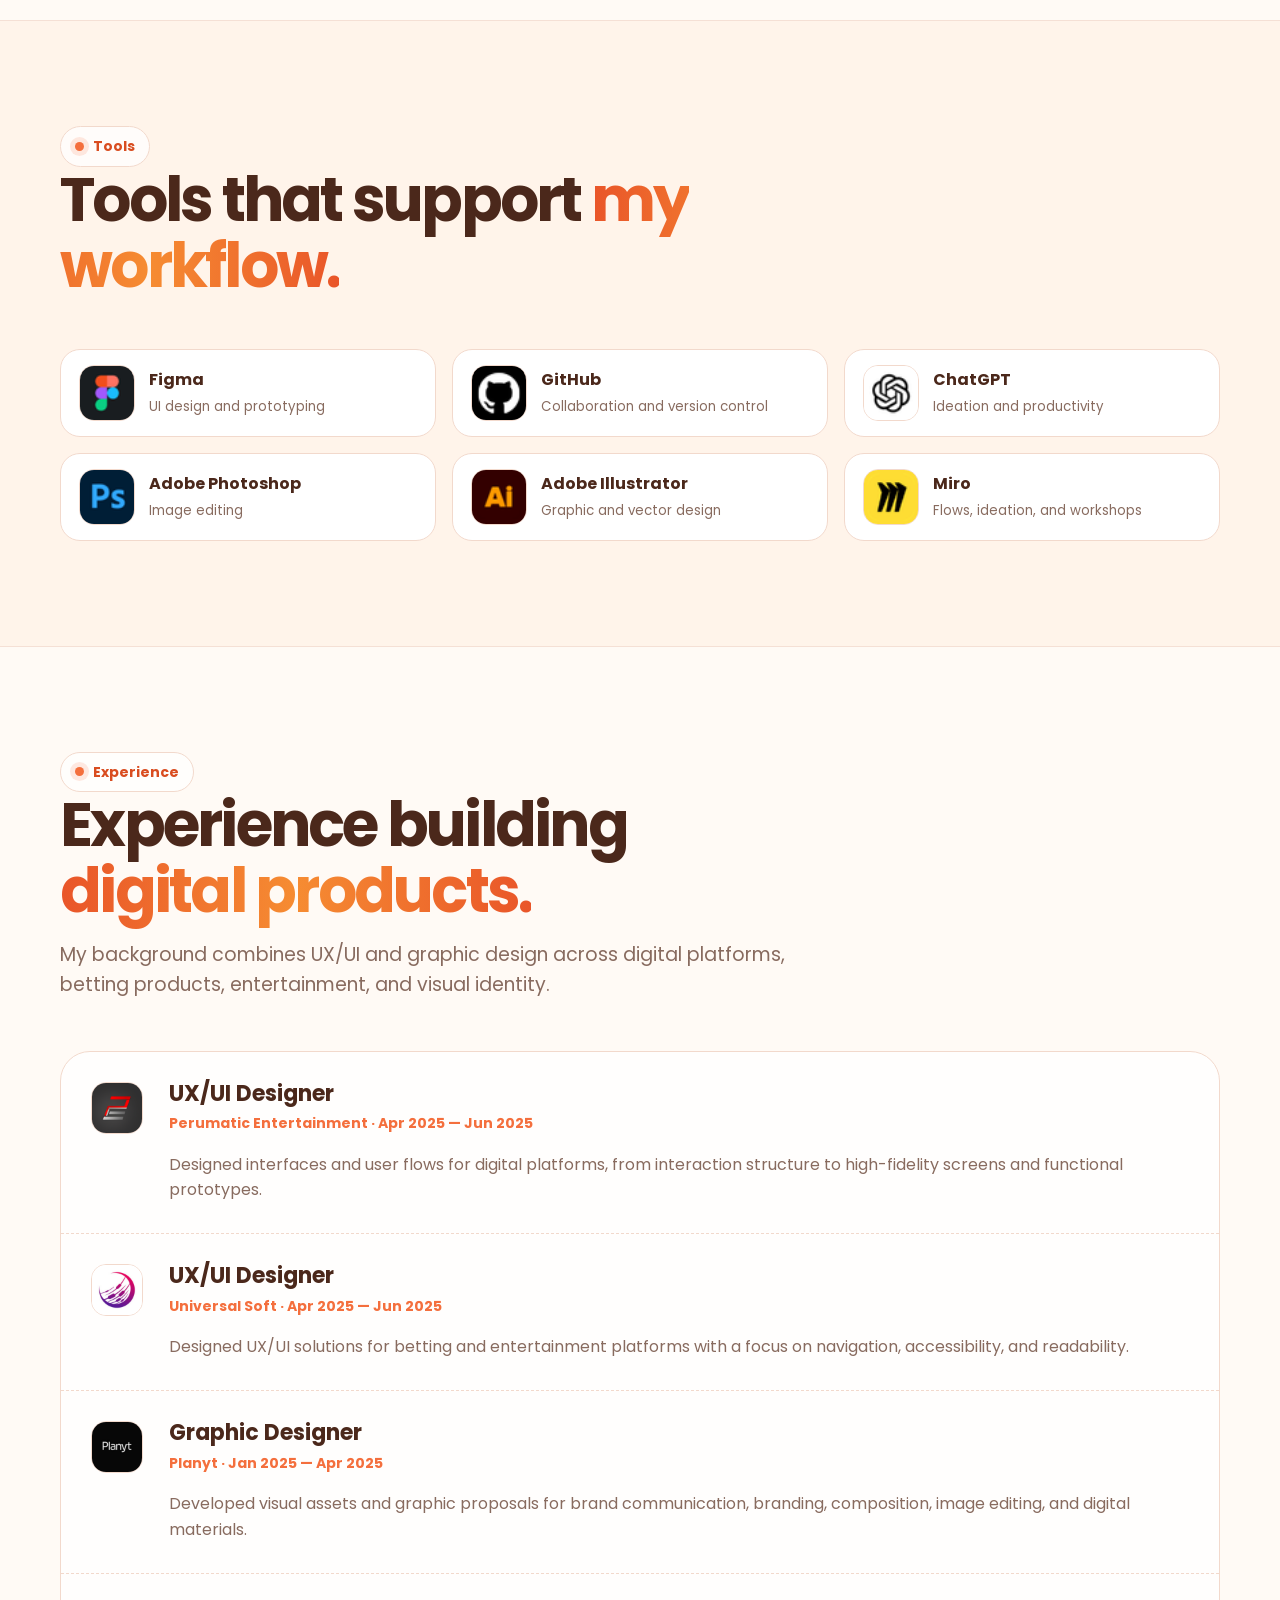
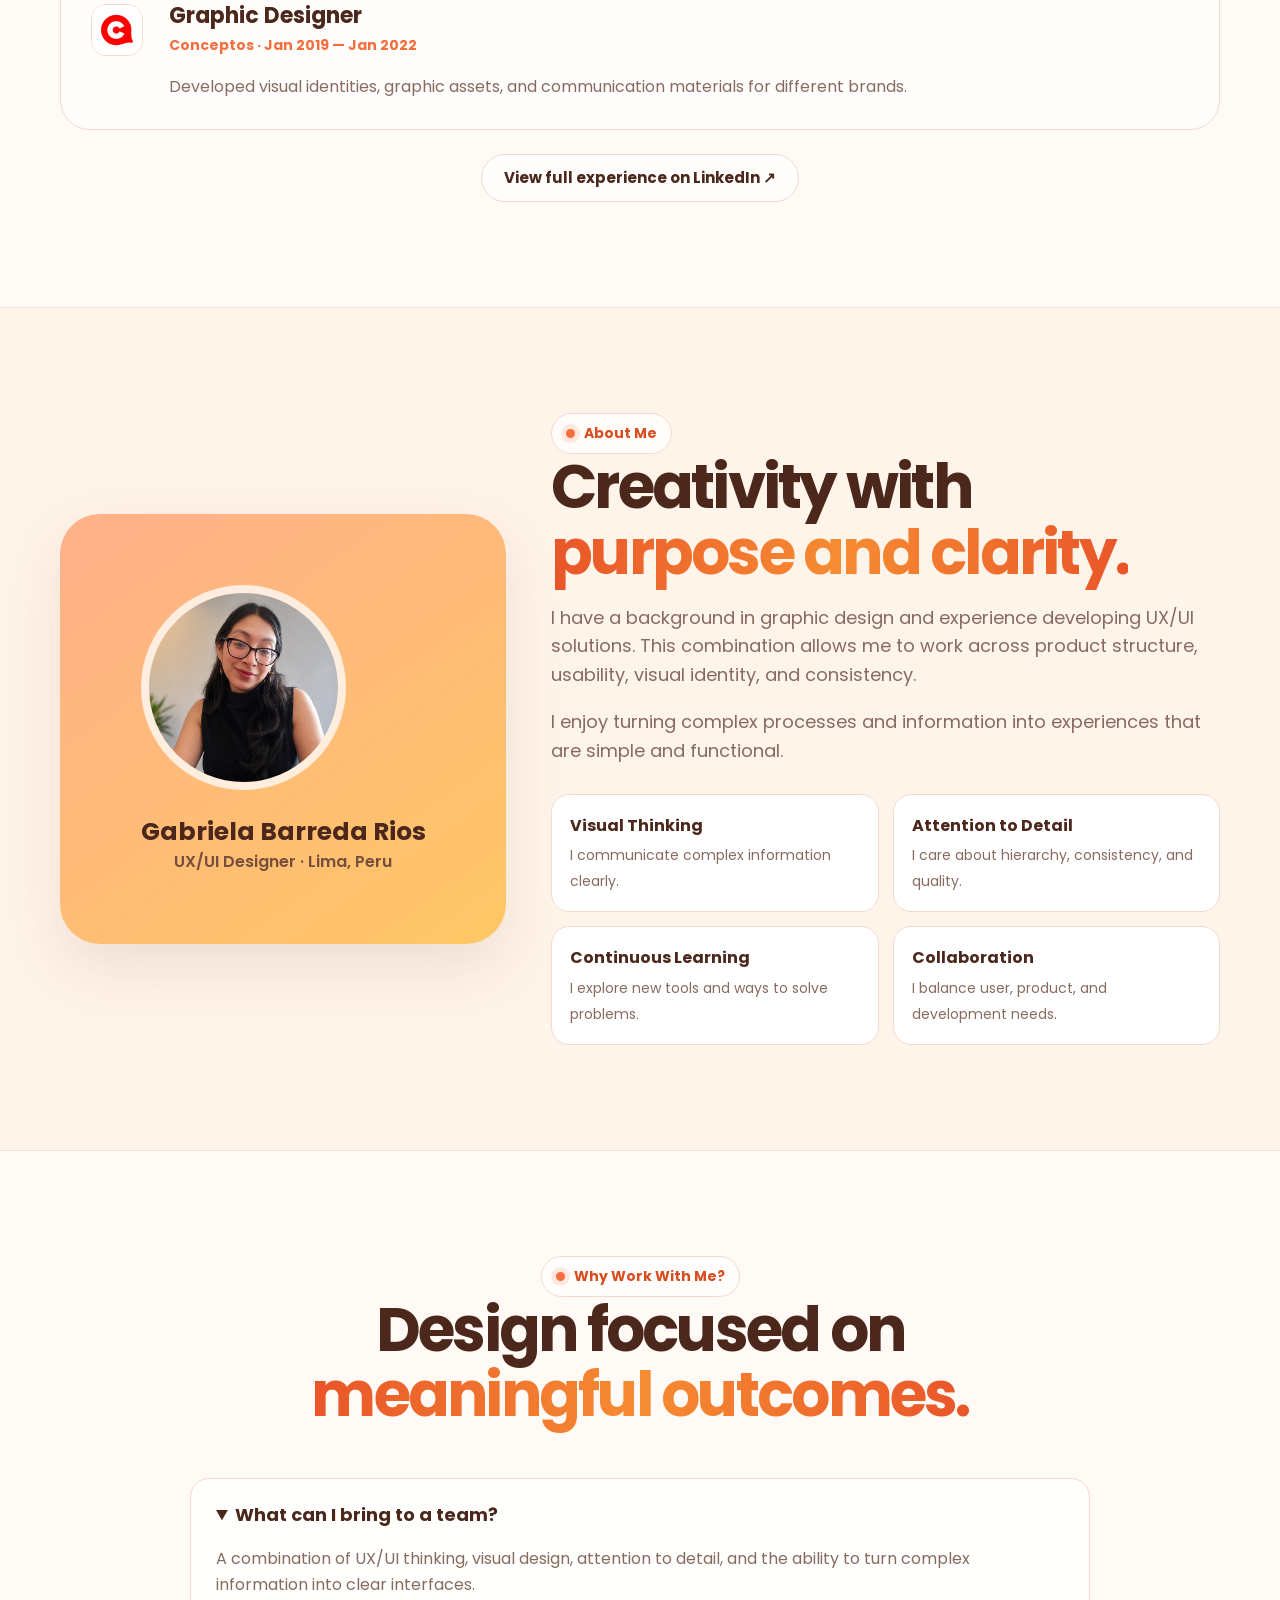
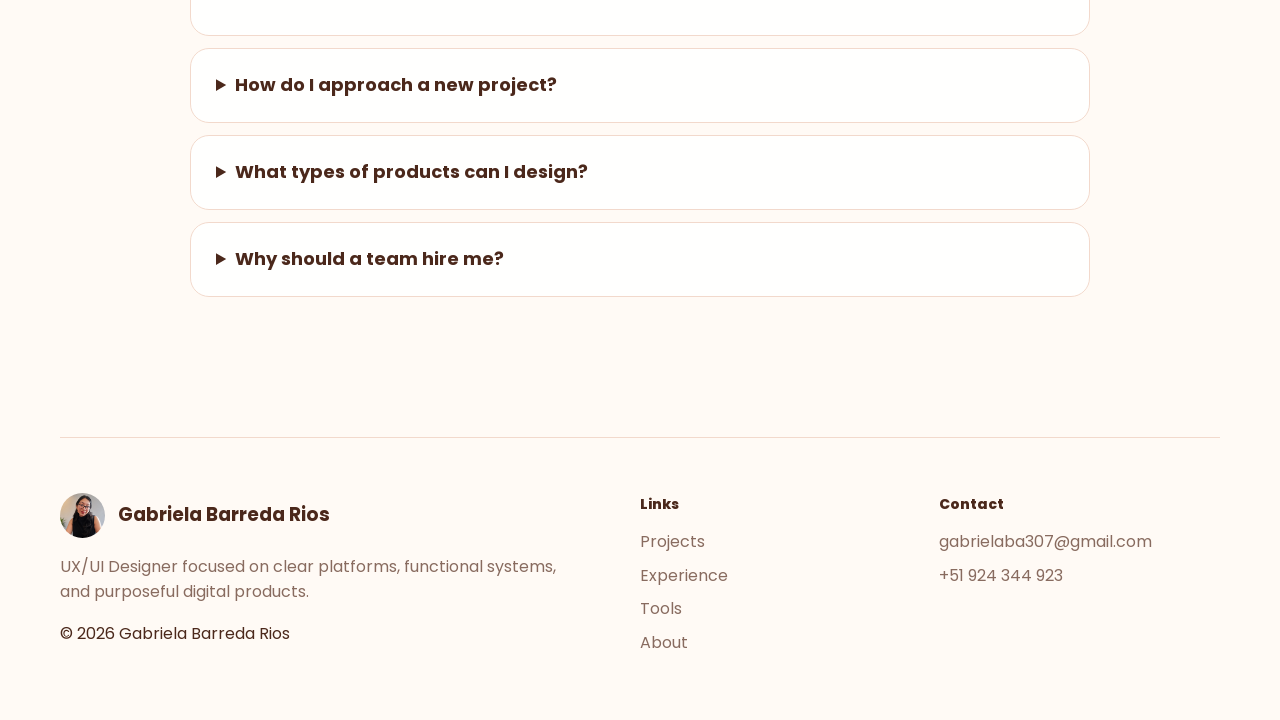
<file: en/index.html>
<!DOCTYPE html>
<html lang="en">

<head>
  <meta charset="UTF-8">
  <meta name="viewport" content="width=device-width, initial-scale=1.0">

  <title>Gabriela Barreda | UX/UI Designer</title>

  <meta
    name="description"
    content="UX/UI design portfolio by Gabriela Barreda, focused on digital products, operational tools, betting platforms, and complex interfaces."
  >

  <link rel="icon" type="image/png" href="../images/favicon.png">
  <link rel="apple-touch-icon" href="../images/favicon.png">

  <link rel="preconnect" href="https://fonts.googleapis.com">
  <link rel="preconnect" href="https://fonts.gstatic.com" crossorigin>

  <link
    href="https://fonts.googleapis.com/css2?family=Poppins:wght@400;500;600;700;800&display=swap"
    rel="stylesheet"
  >

  <style>

    :root {
      --cream: #fffaf5;
      --cream-2: #fff2e7;
      --white: #ffffff;
      --orange: #f46f3d;
      --orange-2: #ff963f;
      --brown: #4b281b;
      --brown-2: #754e3e;
      --muted: #886b5f;
      --border: #f2d9cc;
      --shadow: 0 24px 60px rgba(112, 55, 30, 0.12);
      --radius: 30px;
    }

    * {
      box-sizing: border-box;
    }

    html {
      scroll-behavior: smooth;
    }

    body {
      margin: 0;
      color: var(--brown);

      background:
        radial-gradient(
          circle at 15% 8%,
          rgba(255, 176, 125, 0.2),
          transparent 25rem
        ),
        radial-gradient(
          circle at 90% 20%,
          rgba(255, 206, 105, 0.18),
          transparent 28rem
        ),
        var(--cream);

      font-family: "Poppins", Arial, sans-serif;
      line-height: 1.6;
    }

    body::before {
      content: "";
      position: fixed;
      inset: 0;
      z-index: -1;
      opacity: 0.3;
      pointer-events: none;

      background-image:
        radial-gradient(
          #f6a27f 1px,
          transparent 1px
        );

      background-size: 28px 28px;
    }

    img {
      display: block;
      max-width: 100%;
    }

    a {
      color: inherit;
      text-decoration: none;
    }

    button,
    a {
      -webkit-tap-highlight-color: transparent;
    }

    .container {
      width: min(1160px, calc(100% - 40px));
      margin-inline: auto;
    }

    .section {
      padding: 105px 0;
      scroll-margin-top: 110px;
    }

    .section-soft {
      background: rgba(255, 242, 231, 0.72);
      border-block: 1px solid rgba(242, 217, 204, 0.75);
    }

    .eyebrow {
      display: inline-flex;
      align-items: center;
      gap: 9px;
      padding: 8px 14px;
      color: #d94d20;
      background: rgba(255, 255, 255, 0.72);
      border: 1px solid var(--border);
      border-radius: 999px;
      font-size: 14px;
      font-weight: 700;
    }

    .eyebrow::before {
      content: "";
      width: 9px;
      height: 9px;
      background: var(--orange);
      border-radius: 50%;
      box-shadow: 0 0 0 5px rgba(244, 111, 61, 0.15);
    }

    h1,
    h2,
    h3 {
      margin-top: 0;
      font-family: "Poppins", sans-serif;
      line-height: 1.08;
    }

    h2 {
      margin-bottom: 16px;
      font-size: clamp(36px, 5vw, 61px);
      letter-spacing: -0.045em;
    }

    .section-heading {
      max-width: 760px;
      margin-bottom: 50px;
    }

    .section-heading.center {
      margin-inline: auto;
      text-align: center;
    }

    .section-heading p {
      margin: 0;
      color: var(--muted);
      font-size: 19px;
    }

    .gradient-text {
      color: transparent;
      background: linear-gradient(
        90deg,
        #e95529,
        #f68c32,
        #e95529
      );
      background-clip: text;
      -webkit-background-clip: text;
      -webkit-text-fill-color: transparent;
    }

    /* NAVBAR */

    .nav {
      position: sticky;
      top: 16px;
      z-index: 100;

      width: min(1040px, calc(100% - 28px));
      margin: 16px auto 0;
      padding: 9px 12px 9px 20px;

      display: flex;
      align-items: center;
      justify-content: space-between;
      gap: 18px;

      background: rgba(255, 250, 245, 0.88);
      border: 1px solid rgba(242, 217, 204, 0.9);
      border-radius: 999px;

      box-shadow: 0 12px 32px rgba(95, 50, 30, 0.09);

      backdrop-filter: blur(18px);
      -webkit-backdrop-filter: blur(18px);
    }

    .brand {
      display: flex;
      align-items: center;
      gap: 10px;
      font-size: 17px;
      font-weight: 600;
      white-space: nowrap;
    }

    .brand-photo {
      width: 32px;
      height: 32px;
      flex: 0 0 32px;
      overflow: hidden;
      background: var(--cream-2);
      border: 1px solid var(--border);
      border-radius: 50%;
    }

    .brand-photo img {
      width: 100%;
      height: 100%;
      object-fit: cover;
      object-position: center;
      border-radius: 50%;
    }

    .nav-right {
      display: flex;
      align-items: center;
      gap: 10px;
    }

    .nav-links {
      display: flex;
      align-items: center;
      gap: 4px;
    }

    .nav-links a {
      padding: 8px 11px;
      border-radius: 999px;
      font-size: 15px;
      font-weight: 500;
      transition: 0.2s ease;
    }

    .nav-links a:hover {
      color: var(--orange);
      background: var(--cream-2);
    }

    .nav-contact {
      padding: 9px 17px !important;
      color: white !important;
      background: var(--brown) !important;
      font-weight: 600 !important;
    }

    .language-switcher {
      display: flex;
      align-items: center;
      gap: 3px;
      padding-left: 8px;
      border-left: 1px solid var(--border);
      white-space: nowrap;
      font-size: 13px;
      font-weight: 600;
    }

    .language-switcher span {
      color: #b79889;
    }

    .language-switcher .active-language {
      color: var(--orange);
      font-weight: 800;
    }

    .language-switcher a {
      padding: 6px 7px;
      border-radius: 999px;
      color: var(--muted);
    }

    .language-switcher a:hover {
      color: var(--orange);
      background: var(--cream-2);
    }

    /* HERO */

    .hero {
      min-height: 660px;
      padding: 75px 20px;
      display: grid;
      place-items: center;
      text-align: center;
    }

    .hero-content {
      width: 100%;
      max-width: 1050px;
      transform: translateY(-43px);
    }

    .hero h1 {
      width: 100%;
      max-width: 1100px;
      margin: 22px auto 14px;
      font-size: clamp(52px, 6.2vw, 90px);
      font-weight: 700;
      line-height: 1.12;
      letter-spacing: -0.055em;
    }

    .hero-title-line {
      display: block;
      white-space: nowrap;
    }

    .hero-title-line.gradient-text {
      padding: 0.04em 0 0.16em;
      line-height: 1.14;
    }

    .hero-description {
      max-width: 760px;
      margin: 0 auto;
      color: var(--brown-2);
      font-size: clamp(16px, 1.55vw, 19px);
      line-height: 1.7;
    }

    .hero-actions {
      margin-top: 28px;
      display: flex;
      justify-content: center;
      flex-wrap: wrap;
      gap: 10px;
    }

    .btn {
      display: inline-flex;
      min-height: 48px;
      padding: 0 22px;
      align-items: center;
      justify-content: center;
      border: 1px solid transparent;
      border-radius: 999px;
      font-size: 15px;
      font-weight: 700;
      transition: transform 0.2s ease;
    }

    .btn:hover {
      transform: translateY(-2px);
    }

    .btn-primary {
      color: white;
      background: linear-gradient(
        135deg,
        var(--orange),
        var(--orange-2)
      );
      box-shadow: 0 10px 23px rgba(244, 111, 61, 0.22);
    }

    .btn-secondary {
      background: rgba(255, 255, 255, 0.78);
      border-color: var(--border);
    }

    .hero-tags {
      margin-top: 24px;
      display: flex;
      justify-content: center;
      flex-wrap: wrap;
      gap: 12px 19px;
      color: var(--brown-2);
      font-size: 13px;
      font-weight: 600;
    }

    .hero-tags span::before {
      content: "✦";
      margin-right: 7px;
      color: var(--orange);
    }

    /* PROJECTS */

    .projects-grid {
      display: grid;
      grid-template-columns: repeat(2, 1fr);
      gap: 24px;
    }

    .project-card {
      overflow: hidden;
      background: rgba(255, 255, 255, 0.9);
      border: 1px solid var(--border);
      border-radius: var(--radius);
      box-shadow: 0 18px 40px rgba(91, 48, 29, 0.07);
      cursor: pointer;
      transition: transform 0.25s ease, box-shadow 0.25s ease;
    }

    .project-card:hover {
      transform: translateY(-7px);
      box-shadow: var(--shadow);
    }

    .project-visual {
      height: 330px;
      overflow: hidden;
      background: #f5eee9;
    }

    .project-cover {
      width: 100%;
      height: 100%;
      object-fit: cover;
      transition: transform 0.4s ease;
    }

    .project-card:hover .project-cover {
      transform: scale(1.035);
    }

    .project-info {
      padding: 27px;
    }

    .project-meta {
      margin-bottom: 10px;
      color: var(--orange);
      font-size: 13px;
      font-weight: 800;
      letter-spacing: 0.08em;
      text-transform: uppercase;
    }

    .project-info h3 {
      margin-bottom: 10px;
      font-size: 26px;
    }

    .project-info p {
      min-height: 76px;
      margin: 0 0 22px;
      color: var(--muted);
    }

    .case-study-link {
      font-weight: 700;
    }

    .project-card:hover .case-study-link {
      color: var(--orange);
    }

    /* PROCESS */

    .process-grid {
      display: grid;
      grid-template-columns: repeat(4, 1fr);
      gap: 16px;
    }

    .process-card {
      min-height: 250px;
      padding: 26px;
      background: rgba(255, 255, 255, 0.78);
      border: 1px solid var(--border);
      border-radius: 25px;
    }

    .process-number {
      display: grid;
      width: 43px;
      height: 43px;
      margin-bottom: 32px;
      place-items: center;
      color: white;
      background: var(--orange);
      border-radius: 50%;
      font-weight: 800;
    }

    .process-card h3 {
      margin-bottom: 10px;
      font-size: 21px;
    }

    .process-card p {
      margin: 0;
      color: var(--muted);
      font-size: 15px;
    }

    /* TOOLS */

    .tools-grid {
      display: grid;
      grid-template-columns: repeat(3, 1fr);
      gap: 16px;
    }

    .tool {
      padding: 15px 18px;
      display: flex;
      align-items: center;
      gap: 14px;
      background: #ffffff;
      border: 1px solid var(--border);
      border-radius: 20px;
    }

    .tool-logo-box {
      width: 56px;
      height: 56px;
      flex: 0 0 56px;
      overflow: hidden;
      border: 1px solid var(--border);
      border-radius: 15px;
    }

    .tool-logo {
      width: 100%;
      height: 100%;
      object-fit: cover;
    }

    .tool strong {
      display: block;
    }

    .tool small {
      color: var(--muted);
    }

    /* EXPERIENCE */

    .experience-list {
      overflow: hidden;
      background: rgba(255, 255, 255, 0.76);
      border: 1px solid var(--border);
      border-radius: var(--radius);
    }

    .experience-item {
      padding: 30px;
      display: grid;
      grid-template-columns: 58px 1fr;
      gap: 20px;
      border-bottom: 1px dashed var(--border);
    }

    .experience-item:last-child {
      border-bottom: 0;
    }

    .experience-logo {
      width: 52px;
      height: 52px;
      object-fit: cover;
      background: #ffffff;
      border: 1px solid var(--border);
      border-radius: 15px;
    }

    .experience-item h3 {
      margin-bottom: 5px;
      font-size: 22px;
    }

    .experience-meta {
      color: var(--orange);
      font-size: 14px;
      font-weight: 700;
    }

    .experience-item p {
      margin-bottom: 0;
      color: var(--muted);
    }

    .linkedin-cta {
      margin-top: 24px;
      text-align: center;
    }

    /* ABOUT */

    .about-grid {
      display: grid;
      grid-template-columns: 0.8fr 1.2fr;
      gap: 45px;
      align-items: center;
    }

    .profile-card {
      min-height: 430px;
      padding: 45px;
      display: grid;
      place-items: center;
      text-align: center;
      background: linear-gradient(145deg, #ffb08a, #ffc765);
      border-radius: 40px;
      box-shadow: var(--shadow);
    }

    .profile-photo-wrapper {
      width: 205px;
      height: 205px;
      padding: 8px;
      background: rgba(255, 255, 255, 0.75);
      border-radius: 50%;
    }

    .profile-photo {
      width: 100%;
      height: 100%;
      object-fit: cover;
      border-radius: 50%;
    }

    .profile-card h3 {
      margin: 28px 0 4px;
      font-size: 25px;
    }

    .profile-card p {
      margin: 0;
      color: var(--brown-2);
      font-weight: 600;
    }

    .about-copy > p {
      color: var(--muted);
      font-size: 18px;
    }

    .strengths {
      margin-top: 28px;
      display: grid;
      grid-template-columns: repeat(2, 1fr);
      gap: 14px;
    }

    .strength {
      padding: 18px;
      background: #fff;
      border: 1px solid var(--border);
      border-radius: 18px;
    }

    .strength strong {
      display: block;
      margin-bottom: 4px;
    }

    .strength span {
      color: var(--muted);
      font-size: 14px;
    }

    /* FAQ */

    .faq-list {
      max-width: 900px;
      margin-inline: auto;
      display: grid;
      gap: 12px;
    }

    details {
      padding: 22px 25px;
      background: rgba(255, 255, 255, 0.86);
      border: 1px solid var(--border);
      border-radius: 19px;
    }

    summary {
      cursor: pointer;
      font-size: 18px;
      font-weight: 700;
    }

    details p {
      color: var(--muted);
    }

    /* FOOTER */

    footer {
      padding: 35px 0 65px;
    }

    .footer {
      padding-top: 55px;
      display: grid;
      grid-template-columns: 1.45fr 0.65fr 0.8fr;
      gap: 70px;
      border-top: 1px solid var(--border);
    }

    .footer-profile {
      display: flex;
      align-items: center;
      gap: 13px;
    }

    .footer-avatar {
      width: 45px;
      height: 45px;
      object-fit: cover;
      border-radius: 50%;
    }

    .footer h3 {
      margin: 0;
    }

    .footer-description,
    .footer-links {
      color: var(--muted);
    }

    .footer-links {
      display: grid;
      gap: 8px;
    }

    .footer-links a:hover {
      color: var(--orange);
    }

    .footer-title {
      margin-bottom: 14px;
      font-size: 14px;
      font-weight: 800;
    }

    /* TABLET */

    @media (max-width: 900px) {

      .nav {
        border-radius: 26px;
      }

      .nav-links a:not(.nav-contact) {
        display: none;
      }

      .projects-grid,
      .about-grid {
        grid-template-columns: 1fr;
      }

      .process-grid,
      .tools-grid {
        grid-template-columns: repeat(2, 1fr);
      }

      .footer {
        grid-template-columns: 1fr 1fr;
      }

    }

    /* MOBILE */

    @media (max-width: 620px) {

      .container {
        width: min(calc(100% - 26px), 1160px);
      }

      .section {
        padding: 75px 0;
      }

      .nav {
        top: 8px;
        width: calc(100% - 18px);
        margin-top: 8px;
        padding: 7px 8px;
        gap: 6px;
        border-radius: 22px;
      }

      .brand {
        min-width: 0;
        gap: 7px;
        flex: 1 1 auto;
      }

      .brand-photo {
        width: 28px;
        height: 28px;
        flex: 0 0 28px;
      }

      .brand span:last-child {
        max-width: 75px;
        overflow: hidden;
        font-size: 0;
        white-space: nowrap;
      }

      .brand span:last-child::after {
        content: "Gabriela";
        font-size: 12px;
        font-weight: 600;
      }

      .nav-right {
        flex: 0 0 auto;
        gap: 5px;
      }

      .nav-links {
        gap: 0;
      }

      .nav-links a:not(.nav-contact) {
        display: none;
      }

      .nav-contact {
        min-height: 34px;
        padding: 0 13px !important;
        display: inline-flex;
        align-items: center;
        justify-content: center;
        font-size: 12px !important;
        line-height: 1;
        border-radius: 999px;
      }

      .language-switcher {
        order: -1;
        gap: 1px;
        padding-left: 0;
        padding-right: 2px;
        border-left: 0;
        font-size: 11px;
      }

      .language-switcher a {
        padding: 4px 3px;
      }

      .language-switcher span {
        padding: 4px 2px;
      }

      .language-switcher .active-language {
        font-weight: 800;
      }

      .hero {
        min-height: 620px;
        padding: 65px 15px 60px;
      }

      .hero-content {
        transform: translateY(-38px);
      }

      .hero h1 {
        font-size: clamp(40px, 12vw, 64px);
        line-height: 1.12;
      }

      .hero-title-line {
        white-space: normal;
      }

      .hero-title-line.gradient-text {
        padding-bottom: 0.16em;
        line-height: 1.14;
      }

      .hero-description {
        max-width: 500px;
        font-size: 16px;
        line-height: 1.65;
      }

      .hero-actions .btn {
        width: 100%;
      }

      .projects-grid,
      .process-grid,
      .tools-grid,
      .strengths,
      .footer {
        grid-template-columns: 1fr;
      }

      .project-visual {
        height: 260px;
      }

      .experience-item {
        grid-template-columns: 1fr;
      }

      .profile-card {
        min-height: 370px;
        padding: 30px;
      }

      .profile-photo-wrapper {
        width: 170px;
        height: 170px;
      }

      .footer {
        gap: 35px;
      }

    }

    @media (max-width: 370px) {

      .nav {
        width: calc(100% - 12px);
        padding: 6px 7px;
        gap: 3px;
      }

      .brand {
        gap: 5px;
      }

      .brand-photo {
        width: 26px;
        height: 26px;
        flex: 0 0 26px;
      }

      .brand span:last-child::after {
        font-size: 11px;
      }

      .nav-right {
        gap: 2px;
      }

      .language-switcher {
        font-size: 10px;
      }

      .nav-contact {
        min-height: 32px;
        padding: 0 10px !important;
        font-size: 11px !important;
      }

    }

  </style>
</head>


<body>

  <nav class="nav" aria-label="Main navigation">

    <a class="brand" href="#home">

      <span class="brand-photo">
        <img
          src="../images/foto-navbar.png"
          alt="Gabriela Barreda"
        >
      </span>

      <span>Gabriela Barreda</span>

    </a>


    <div class="nav-right">

      <div class="nav-links">

        <a href="#projects">Projects</a>
        <a href="#experience">Experience</a>
        <a href="#tools">Tools</a>
        <a href="#about">About</a>

        <a class="nav-contact" href="#contact">
          Contact
        </a>

      </div>


      <div class="language-switcher" aria-label="Select language">

        <a
          href="../index.html"
          lang="es"
          aria-label="Ver portafolio en español"
        >
          ES
        </a>

        <span>/</span>

        <span class="active-language">
          EN
        </span>

      </div>

    </div>

  </nav>


  <main>

    <header class="hero" id="home">

      <div class="hero-content">

        <span class="eyebrow">
          UX/UI Designer · Lima, Peru
        </span>


        <h1>

          <span class="hero-title-line">
            I design clear
          </span>

          <span class="hero-title-line gradient-text">
            digital experiences.
          </span>

        </h1>


        <p class="hero-description">
          Hi, I'm Gabriela, a UX/UI Designer focused on creating
          intuitive, visually engaging, and user-centered digital products.
        </p>


        <div class="hero-actions">

          <a class="btn btn-primary" href="#projects">
            View projects →
          </a>

          <a
            class="btn btn-secondary"
            href="https://mail.google.com/mail/?view=cm&fs=1&to=gabrielaba307@gmail.com&su=UX%2FUI%20Job%20Opportunity%20%E2%80%94%20Gabriela%20Barreda"
            target="_blank"
            rel="noopener noreferrer"
          >
            Contact me
          </a>

        </div>


        <div class="hero-tags">
          <span>UX/UI Design</span>
          <span>Prototyping</span>
          <span>Figma</span>
          <span>Responsive Design</span>
        </div>

      </div>

    </header>


    <section class="section section-soft" id="projects">

      <div class="container">

        <div class="section-heading">

          <span class="eyebrow">
            Selected Projects
          </span>

          <h2>
            Digital products designed for
            <span class="gradient-text">
              real-world operations.
            </span>
          </h2>

          <p>
            Betting platforms, operational tools, and interfaces
            designed to simplify workflows and improve the user experience.
          </p>

        </div>


        <div class="projects-grid">

          <article
            class="project-card"
            tabindex="0"
            role="link"
            onclick="openProject(event, 'proyecto-retail.html')"
            onkeydown="openProjectKeyboard(event, 'proyecto-retail.html')"
          >

            <div class="project-visual">
              <img
                class="project-cover"
                src="../images/Back Office_Apuestas Retail.png"
                alt="Retail Betting Back Office"
              >
            </div>

            <div class="project-info">

              <div class="project-meta">
                Back Office · Retail
              </div>

              <h3>
                Retail Betting Back Office
              </h3>

              <p>
                An operational tool designed to review and manage
                retail betting information in a clear, fast,
                and organized way.
              </p>

              <span class="case-study-link">
                View case study →
              </span>

            </div>

          </article>


          <article
            class="project-card"
            tabindex="0"
            role="link"
            onclick="openProject(event, 'proyecto-universal-race.html')"
            onkeydown="openProjectKeyboard(event, 'proyecto-universal-race.html')"
          >

            <div class="project-visual">
              <img
                class="project-cover"
                src="../images/Plataforma Hípica_Universal Race.png"
                alt="Universal Race"
              >
            </div>

            <div class="project-info">

              <div class="project-meta">
                Horse Racing · Platform
              </div>

              <h3>
                Universal Race
              </h3>

              <p>
                A horse racing betting platform designed to make
                races, participants, markets, and betting options
                easier to explore.
              </p>

              <span class="case-study-link">
                View case study →
              </span>

            </div>

          </article>


          <article
            class="project-card"
            tabindex="0"
            role="link"
            onclick="openProject(event, 'proyecto-doradobet.html')"
            onkeydown="openProjectKeyboard(event, 'proyecto-doradobet.html')"
          >

            <div class="project-visual">
              <img
                class="project-cover"
                src="../images/Plataforma Hipica_DoradoBet.png"
                alt="DoradoBet"
              >
            </div>

            <div class="project-info">

              <div class="project-meta">
                Terminal · Horse Racing
              </div>

              <h3>
                DoradoBet
              </h3>

              <p>
                A betting terminal interface focused on faster operations,
                clearer reading, and reducing errors during use.
              </p>

              <span class="case-study-link">
                View case study →
              </span>

            </div>

          </article>


          <article
            class="project-card"
            tabindex="0"
            role="link"
            onclick="openProject(event, 'proyecto-aciertala.html')"
            onkeydown="openProjectKeyboard(event, 'proyecto-aciertala.html')"
          >

            <div class="project-visual">
              <img
                class="project-cover"
                src="../images/Plataforma Sportsbook_Aciértala.png"
                alt="Aciértala Sportsbook"
              >
            </div>

            <div class="project-info">

              <div class="project-meta">
                Sportsbook · Web Platform
              </div>

              <h3>
                Aciértala Sportsbook
              </h3>

              <p>
                A sports betting experience designed to organize
                events, markets, selections, and bet slip building.
              </p>

              <span class="case-study-link">
                View case study →
              </span>

            </div>

          </article>

        </div>

      </div>

    </section>


    <section class="section">

      <div class="container">

        <div class="section-heading center">

          <span class="eyebrow">
            My Process
          </span>

          <h2>
            From a problem to a
            <span class="gradient-text">
              functional experience.
            </span>
          </h2>

          <p>
            Each project starts by understanding users and business needs
            and turning them into clear and intuitive solutions.
          </p>

        </div>


        <div class="process-grid">

          <article class="process-card">
            <span class="process-number">1</span>
            <h3>Discover</h3>
            <p>
              I analyze the problem, business goals,
              user needs, and product requirements.
            </p>
          </article>

          <article class="process-card">
            <span class="process-number">2</span>
            <h3>Define</h3>
            <p>
              I organize findings, prioritize needs,
              and define architecture, flows, and functionality.
            </p>
          </article>

          <article class="process-card">
            <span class="process-number">3</span>
            <h3>Design</h3>
            <p>
              I create wireframes, interfaces,
              and interactive prototypes with a focus
              on usability and visual consistency.
            </p>
          </article>

          <article class="process-card">
            <span class="process-number">4</span>
            <h3>Validate & Iterate</h3>
            <p>
              I review the solution, identify opportunities
              for improvement, and refine the product before handoff.
            </p>
          </article>

        </div>

      </div>

    </section>


    <section class="section section-soft" id="tools">

      <div class="container">

        <div class="section-heading">

          <span class="eyebrow">
            Tools
          </span>

          <h2>
            Tools that support
            <span class="gradient-text">
              my workflow.
            </span>
          </h2>

        </div>


        <div class="tools-grid">

          <article class="tool">
            <div class="tool-logo-box">
              <img class="tool-logo" src="../images/logo-figma.png" alt="Figma">
            </div>
            <div>
              <strong>Figma</strong>
              <small>UI design and prototyping</small>
            </div>
          </article>

          <article class="tool">
            <div class="tool-logo-box">
              <img class="tool-logo" src="../images/logo-github.png" alt="GitHub">
            </div>
            <div>
              <strong>GitHub</strong>
              <small>Collaboration and version control</small>
            </div>
          </article>

          <article class="tool">
            <div class="tool-logo-box">
              <img class="tool-logo" src="../images/logo-chatgpt.png" alt="ChatGPT">
            </div>
            <div>
              <strong>ChatGPT</strong>
              <small>Ideation and productivity</small>
            </div>
          </article>

          <article class="tool">
            <div class="tool-logo-box">
              <img class="tool-logo" src="../images/logo-photoshop.png" alt="Adobe Photoshop">
            </div>
            <div>
              <strong>Adobe Photoshop</strong>
              <small>Image editing</small>
            </div>
          </article>

          <article class="tool">
            <div class="tool-logo-box">
              <img class="tool-logo" src="../images/logo-illustrator.png" alt="Adobe Illustrator">
            </div>
            <div>
              <strong>Adobe Illustrator</strong>
              <small>Graphic and vector design</small>
            </div>
          </article>

          <article class="tool">
            <div class="tool-logo-box">
              <img class="tool-logo" src="../images/logo-miro.png" alt="Miro">
            </div>
            <div>
              <strong>Miro</strong>
              <small>Flows, ideation, and workshops</small>
            </div>
          </article>

        </div>

      </div>

    </section>


    <section class="section" id="experience">

      <div class="container">

        <div class="section-heading">

          <span class="eyebrow">
            Experience
          </span>

          <h2>
            Experience building
            <span class="gradient-text">
              digital products.
            </span>
          </h2>

          <p>
            My background combines UX/UI and graphic design across
            digital platforms, betting products, entertainment,
            and visual identity.
          </p>

        </div>


        <div class="experience-list">

          <article class="experience-item">

            <img
              class="experience-logo"
              src="../images/logo-perumatic.png"
              alt="Perumatic Entertainment"
            >

            <div>
              <h3>UX/UI Designer</h3>
              <span class="experience-meta">
                Perumatic Entertainment · Apr 2025 — Jun 2025
              </span>
              <p>
                Designed interfaces and user flows for digital platforms,
                from interaction structure to high-fidelity screens
                and functional prototypes.
              </p>
            </div>

          </article>


          <article class="experience-item">

            <img
              class="experience-logo"
              src="../images/logo-universal-soft.png"
              alt="Universal Soft"
            >

            <div>
              <h3>UX/UI Designer</h3>
              <span class="experience-meta">
                Universal Soft · Apr 2025 — Jun 2025
              </span>
              <p>
                Designed UX/UI solutions for betting and entertainment
                platforms with a focus on navigation, accessibility,
                and readability.
              </p>
            </div>

          </article>


          <article class="experience-item">

            <img
              class="experience-logo"
              src="../images/logo-planyt.png"
              alt="Planyt"
            >

            <div>
              <h3>Graphic Designer</h3>
              <span class="experience-meta">
                Planyt · Jan 2025 — Apr 2025
              </span>
              <p>
                Developed visual assets and graphic proposals
                for brand communication, branding, composition,
                image editing, and digital materials.
              </p>
            </div>

          </article>


          <article class="experience-item">

            <img
              class="experience-logo"
              src="../images/logo-conceptos.png"
              alt="Conceptos"
            >

            <div>
              <h3>Graphic Designer</h3>
              <span class="experience-meta">
                Conceptos · Jan 2019 — Jan 2022
              </span>
              <p>
                Developed visual identities, graphic assets,
                and communication materials for different brands.
              </p>
            </div>

          </article>

        </div>


        <div class="linkedin-cta">

          <a
            class="btn btn-secondary"
            href="https://www.linkedin.com/in/gabriela-barreda-22a834263"
            target="_blank"
            rel="noopener noreferrer"
          >
            View full experience on LinkedIn ↗
          </a>

        </div>

      </div>

    </section>


    <section class="section section-soft" id="about">

      <div class="container about-grid">

        <div class="profile-card">

          <div>

            <div class="profile-photo-wrapper">
              <img
                class="profile-photo"
                src="../images/foto-gabriela.png"
                alt="Gabriela Barreda Rios"
              >
            </div>

            <h3>
              Gabriela Barreda Rios
            </h3>

            <p>
              UX/UI Designer · Lima, Peru
            </p>

          </div>

        </div>


        <div class="about-copy">

          <span class="eyebrow">
            About Me
          </span>

          <h2>
            Creativity with
            <span class="gradient-text">
              purpose and clarity.
            </span>
          </h2>

          <p>
            I have a background in graphic design and experience
            developing UX/UI solutions. This combination allows me
            to work across product structure, usability,
            visual identity, and consistency.
          </p>

          <p>
            I enjoy turning complex processes and information
            into experiences that are simple and functional.
          </p>


          <div class="strengths">

            <div class="strength">
              <strong>Visual Thinking</strong>
              <span>I communicate complex information clearly.</span>
            </div>

            <div class="strength">
              <strong>Attention to Detail</strong>
              <span>I care about hierarchy, consistency, and quality.</span>
            </div>

            <div class="strength">
              <strong>Continuous Learning</strong>
              <span>I explore new tools and ways to solve problems.</span>
            </div>

            <div class="strength">
              <strong>Collaboration</strong>
              <span>I balance user, product, and development needs.</span>
            </div>

          </div>

        </div>

      </div>

    </section>


    <section class="section">

      <div class="container">

        <div class="section-heading center">

          <span class="eyebrow">
            Why Work With Me?
          </span>

          <h2>
            Design focused on
            <span class="gradient-text">
              meaningful outcomes.
            </span>
          </h2>

        </div>


        <div class="faq-list">

          <details open>
            <summary>What can I bring to a team?</summary>
            <p>
              A combination of UX/UI thinking, visual design,
              attention to detail, and the ability to turn
              complex information into clear interfaces.
            </p>
          </details>

          <details>
            <summary>How do I approach a new project?</summary>
            <p>
              I first understand the problem and requirements.
              Then I organize the information, define flows,
              design the interface, and refine the solution.
            </p>
          </details>

          <details>
            <summary>What types of products can I design?</summary>
            <p>
              Web platforms, internal tools, back offices,
              betting products, terminal interfaces,
              and responsive experiences.
            </p>
          </details>

          <details>
            <summary>Why should a team hire me?</summary>
            <p>
              Because I combine visual judgment, functional thinking,
              collaboration, and a strong willingness to improve
              solutions until they work well for users and the business.
            </p>
          </details>

        </div>

      </div>

    </section>

  </main>


  <footer id="contact">

    <div class="container footer">

      <div>

        <div class="footer-profile">
          <img
            class="footer-avatar"
            src="../images/foto-gabriela.png"
            alt="Gabriela Barreda"
          >
          <h3>
            Gabriela Barreda Rios
          </h3>
        </div>

        <p class="footer-description">
          UX/UI Designer focused on clear platforms,
          functional systems, and purposeful digital products.
        </p>

        <span>
          © 2026 Gabriela Barreda Rios
        </span>

      </div>


      <div>

        <div class="footer-title">
          Links
        </div>

        <div class="footer-links">
          <a href="#projects">Projects</a>
          <a href="#experience">Experience</a>
          <a href="#tools">Tools</a>
          <a href="#about">About</a>
        </div>

      </div>


      <div>

        <div class="footer-title">
          Contact
        </div>

        <div class="footer-links">

          <a
            href="https://mail.google.com/mail/?view=cm&fs=1&to=gabrielaba307@gmail.com&su=UX%2FUI%20Job%20Opportunity%20%E2%80%94%20Gabriela%20Barreda"
            target="_blank"
            rel="noopener noreferrer"
          >
            gabrielaba307@gmail.com
          </a>

          <a
            href="https://wa.me/51924344923"
            target="_blank"
            rel="noopener noreferrer"
          >
            +51 924 344 923
          </a>

        </div>

      </div>

    </div>

  </footer>


  <script>

    function openProject(event, url) {

      if (event.target.closest("a")) {
        return;
      }

      window.open(
        url,
        "_blank",
        "noopener,noreferrer"
      );
    }


    function openProjectKeyboard(event, url) {

      if (
        event.key === "Enter" ||
        event.key === " "
      ) {

        event.preventDefault();

        window.open(
          url,
          "_blank",
          "noopener,noreferrer"
        );
      }
    }

  </script>

</body>
</html>
</file>
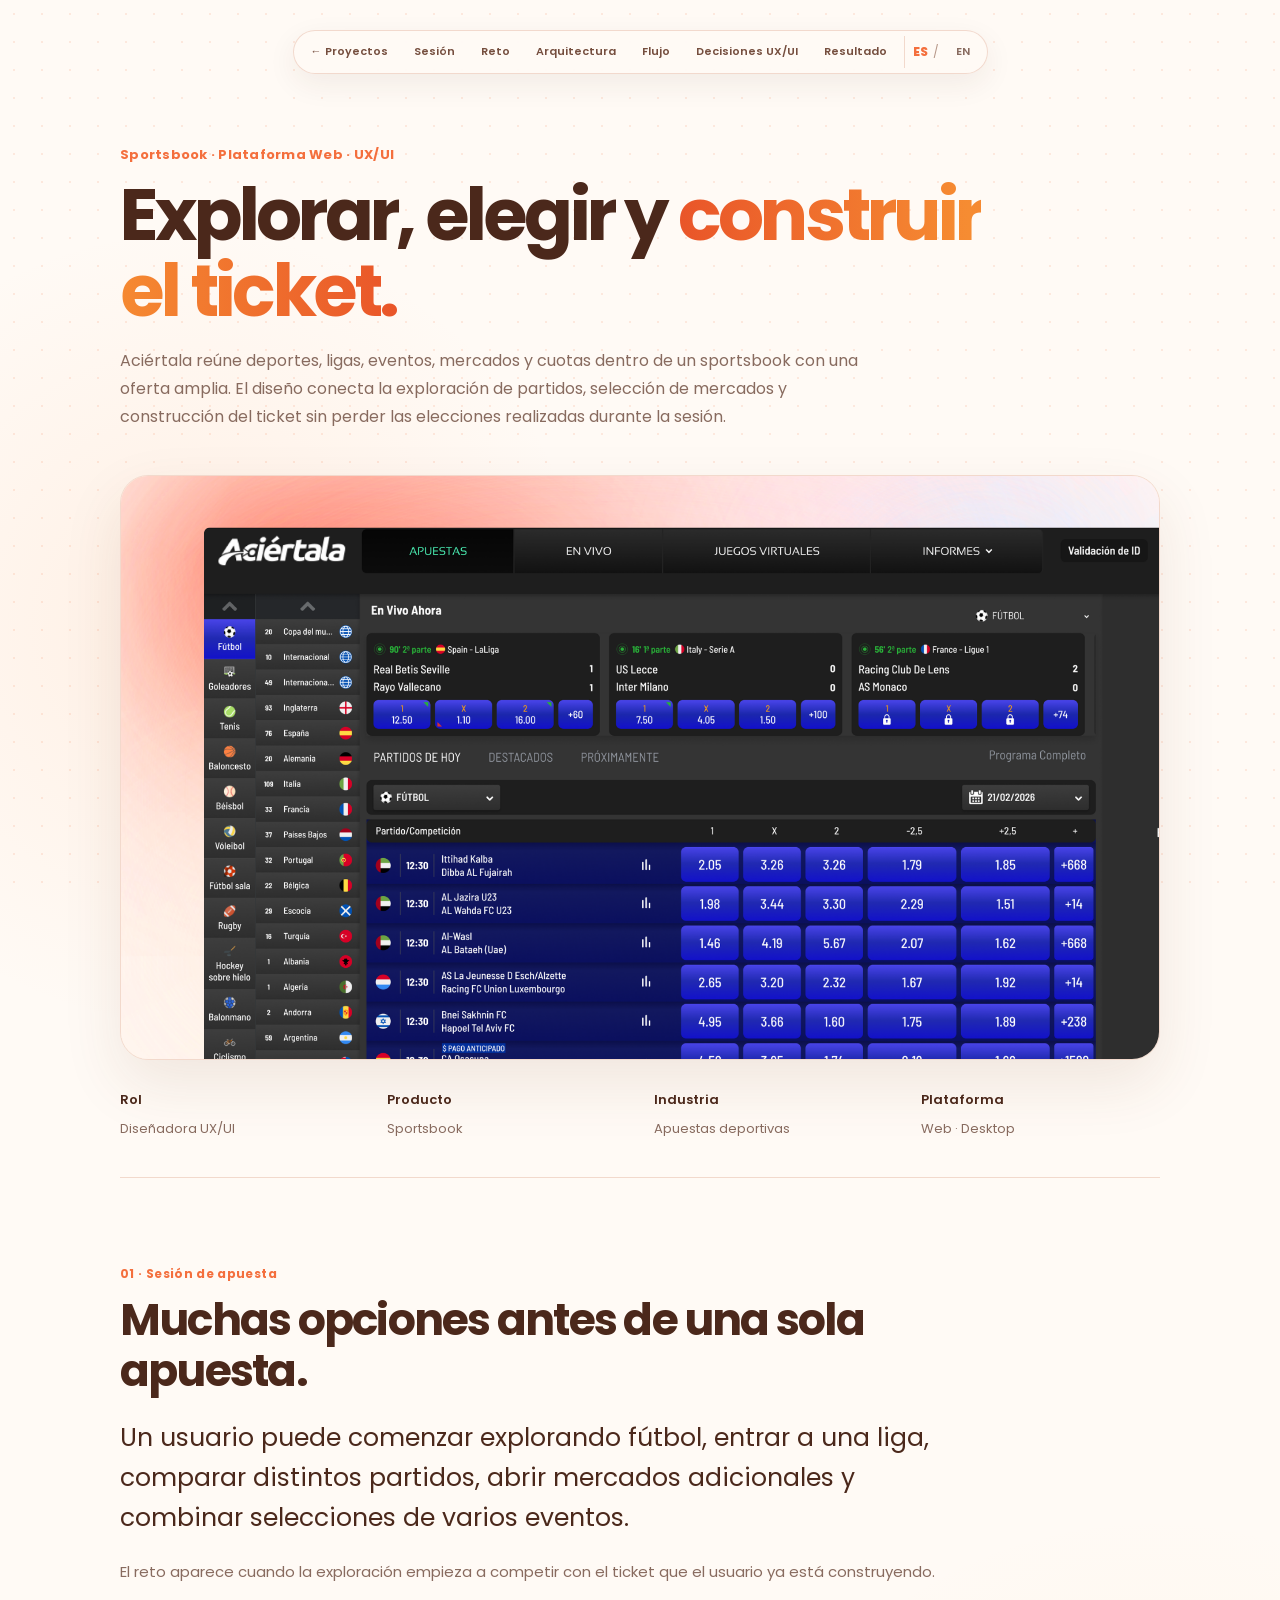
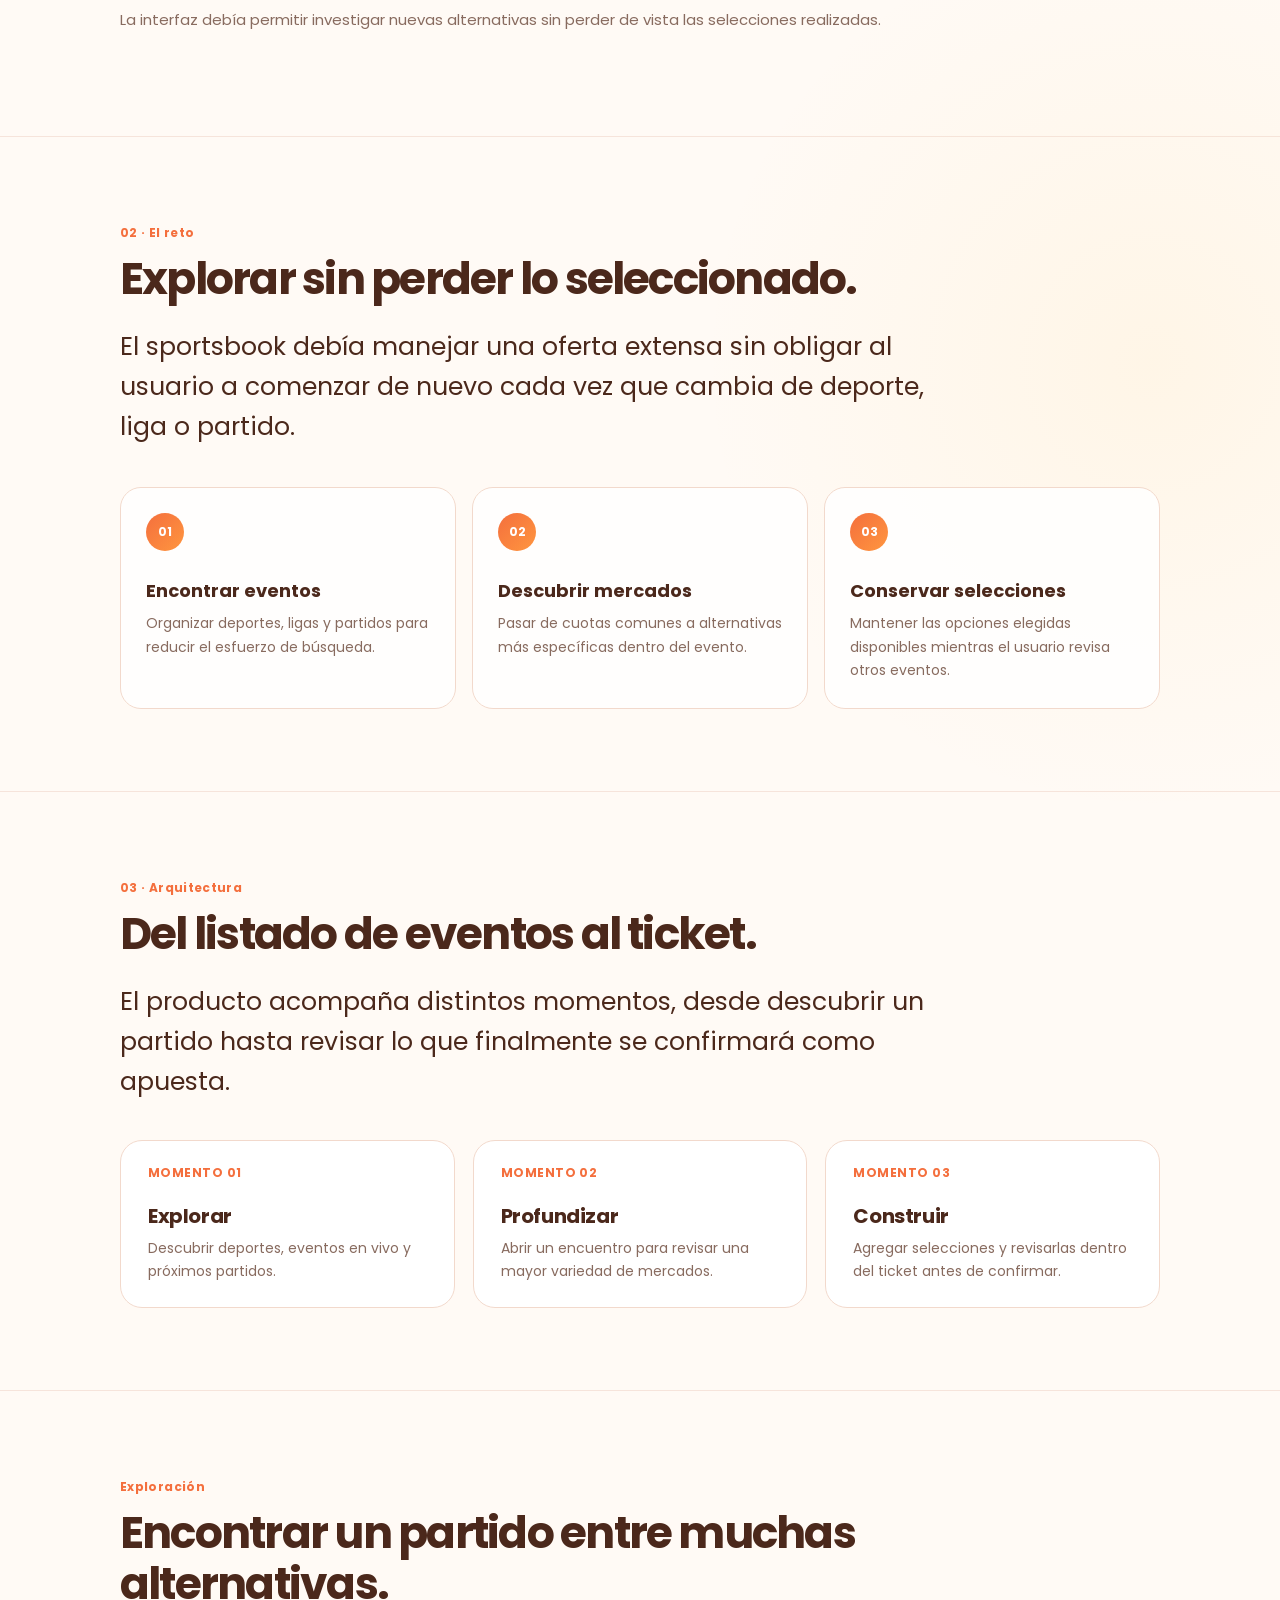
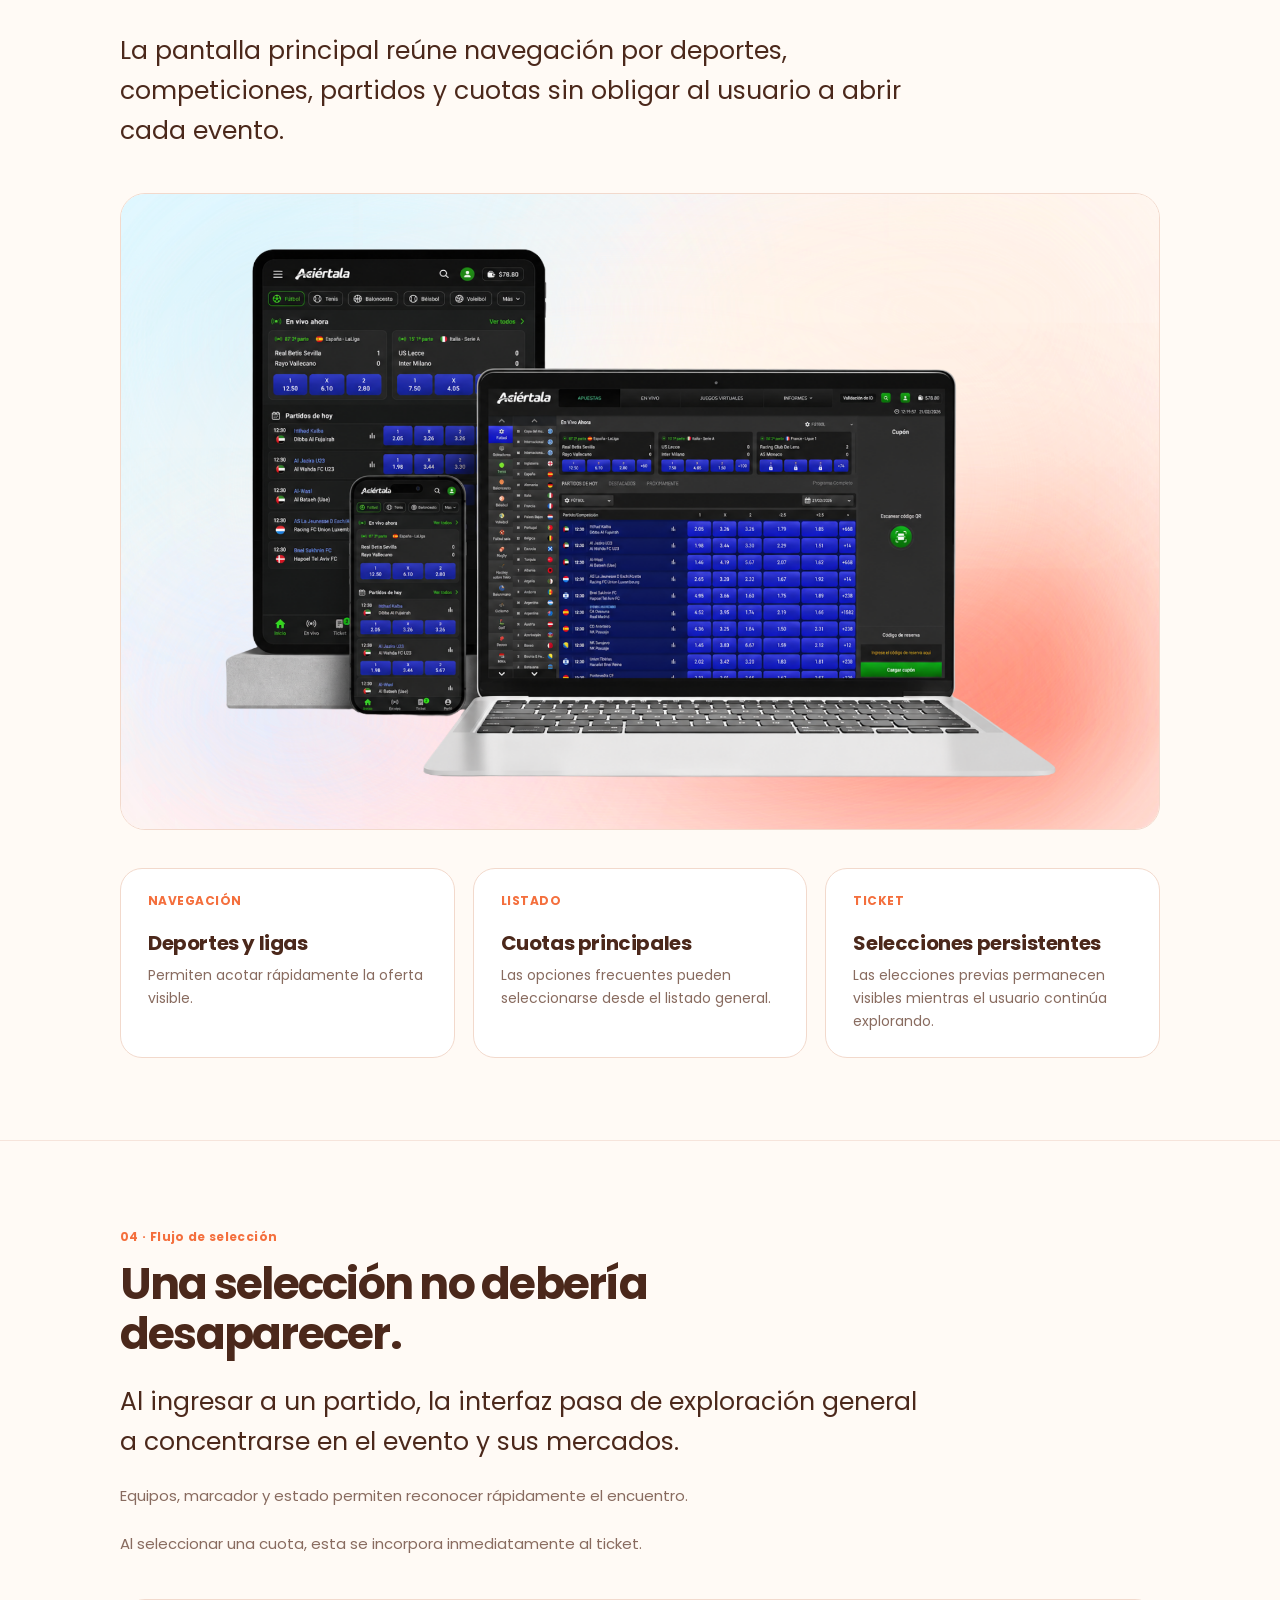
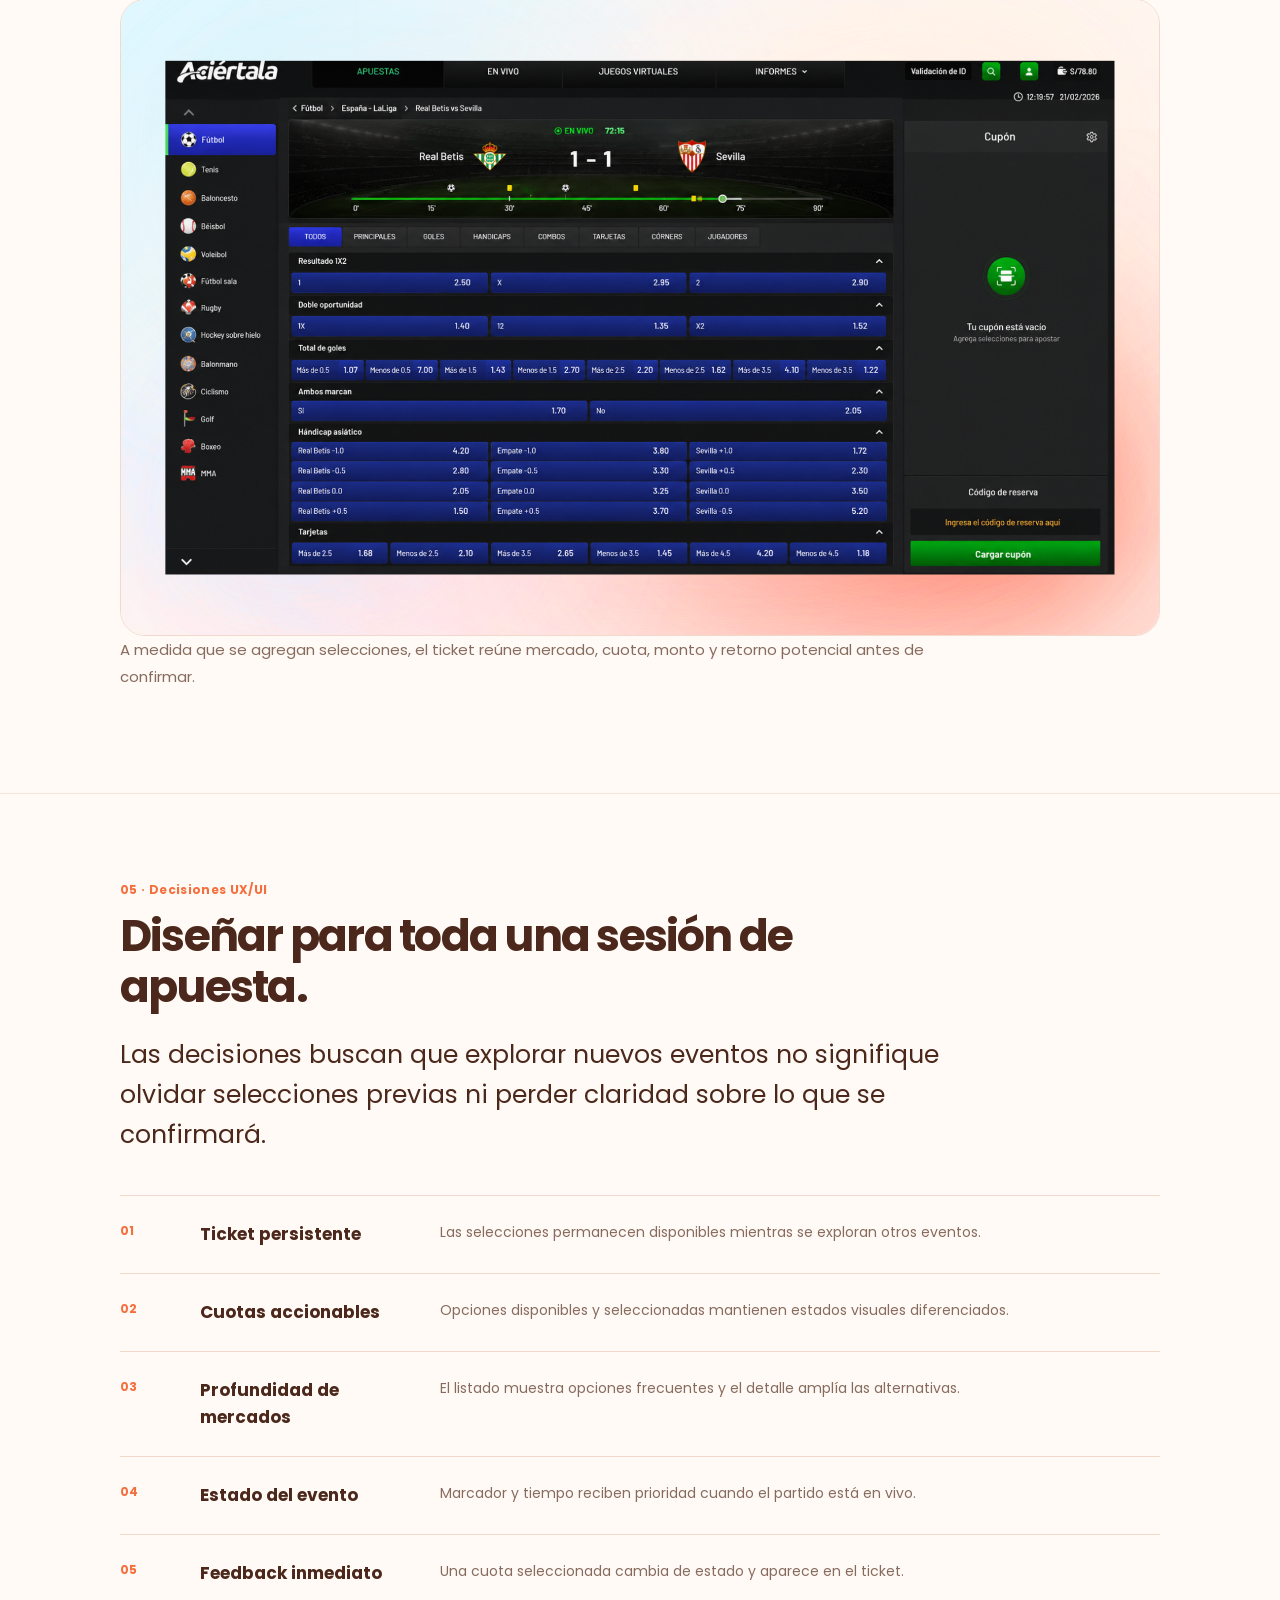
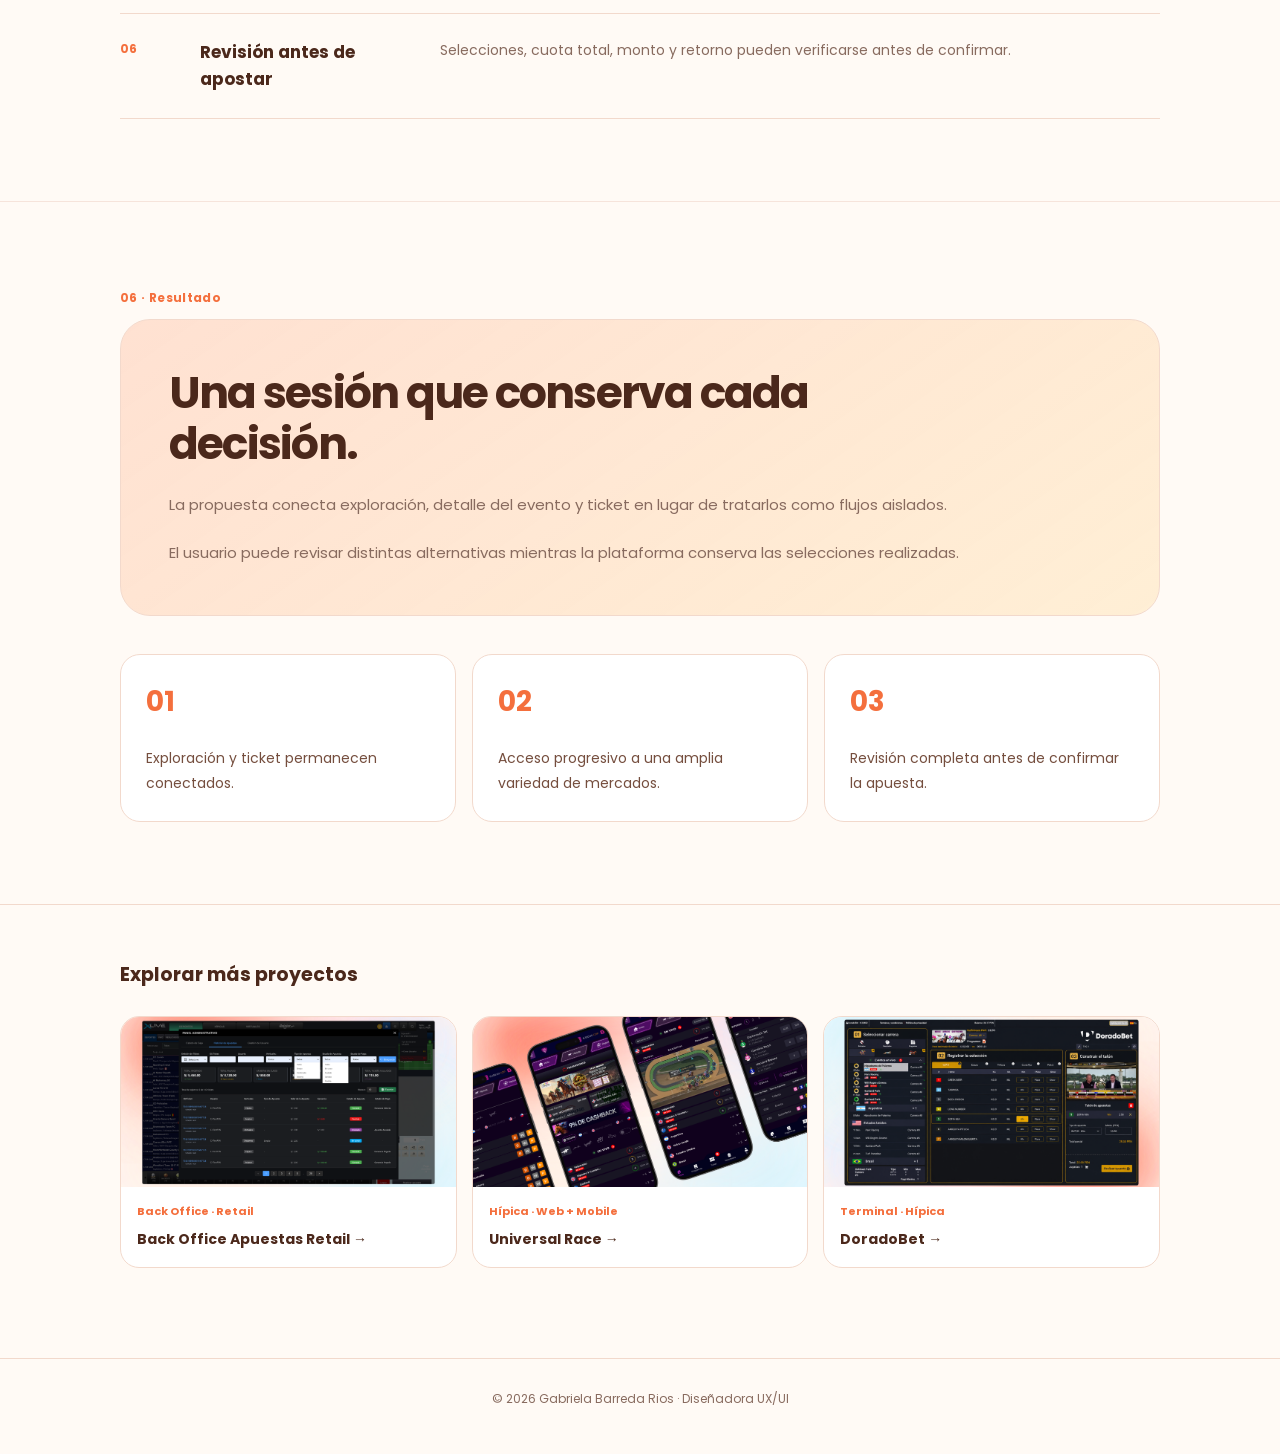
<file: proyecto-aciertala.html>
<!DOCTYPE html>
<html lang="es">

<head>
  <meta charset="UTF-8">
  <meta name="viewport" content="width=device-width, initial-scale=1.0">

  <title>Aciértala Sportsbook | Gabriela Barreda</title>

  <meta
    name="description"
    content="Caso de estudio UX/UI de Aciértala, una plataforma sportsbook diseñada para explorar eventos, mercados y construir un ticket de apuestas."
  >

  <link rel="icon" type="image/png" href="images/favicon.png">
  <link rel="apple-touch-icon" href="images/favicon.png">

  <link rel="preconnect" href="https://fonts.googleapis.com">
  <link rel="preconnect" href="https://fonts.gstatic.com" crossorigin>

  <link
    href="https://fonts.googleapis.com/css2?family=Poppins:wght@400;500;600;700;800&display=swap"
    rel="stylesheet"
  >

  <link rel="stylesheet" href="case-study.css">
</head>

<body>

  <div class="case-top">

    <nav class="case-nav">

      <a href="index.html#proyectos">← Proyectos</a>
      <a href="#sesion">Sesión</a>
      <a href="#reto">Reto</a>
      <a href="#arquitectura">Arquitectura</a>
      <a href="#flujo">Flujo</a>
      <a href="#decisiones">Decisiones UX/UI</a>
      <a href="#resultado">Resultado</a>

      <span class="case-language">

        <span class="active-language">ES</span>

        <span>/</span>

        <a
          href="en/proyecto-aciertala.html"
          lang="en"
          aria-label="View this case study in English"
        >
          EN
        </a>

      </span>

    </nav>

  </div>


  <main>

    <section class="case-hero">

      <div class="case-container">

        <div class="case-kicker">
          Sportsbook · Plataforma Web · UX/UI
        </div>

        <h1>
          Explorar, elegir y
          <span>construir el ticket.</span>
        </h1>

        <p class="case-description">
          Aciértala reúne deportes, ligas, eventos, mercados y cuotas
          dentro de un sportsbook con una oferta amplia.
          El diseño conecta la exploración de partidos,
          selección de mercados y construcción del ticket
          sin perder las elecciones realizadas durante la sesión.
        </p>

        <div class="case-cover">
          <img
            src="images/Plataforma Sportsbook_Aciértala.png"
            alt="Aciértala Sportsbook"
          >
        </div>

        <div class="case-meta">

          <div class="meta-item">
            <strong>Rol</strong>
            <span>Diseñadora UX/UI</span>
          </div>

          <div class="meta-item">
            <strong>Producto</strong>
            <span>Sportsbook</span>
          </div>

          <div class="meta-item">
            <strong>Industria</strong>
            <span>Apuestas deportivas</span>
          </div>

          <div class="meta-item">
            <strong>Plataforma</strong>
            <span>Web · Desktop</span>
          </div>

        </div>

      </div>

    </section>


    <section class="case-section" id="sesion">

      <div class="case-container">

        <span class="section-label">
          01 · Sesión de apuesta
        </span>

        <h2>
          Muchas opciones antes de una sola apuesta.
        </h2>

        <p class="case-lead">
          Un usuario puede comenzar explorando fútbol,
          entrar a una liga, comparar distintos partidos,
          abrir mercados adicionales y combinar selecciones
          de varios eventos.
        </p>

        <p>
          El reto aparece cuando la exploración empieza a competir
          con el ticket que el usuario ya está construyendo.
        </p>

        <p>
          La interfaz debía permitir investigar nuevas alternativas
          sin perder de vista las selecciones realizadas.
        </p>

      </div>

    </section>


    <section class="case-section" id="reto">

      <div class="case-container">

        <span class="section-label">
          02 · El reto
        </span>

        <h2>
          Explorar sin perder lo seleccionado.
        </h2>

        <p class="case-lead">
          El sportsbook debía manejar una oferta extensa
          sin obligar al usuario a comenzar de nuevo
          cada vez que cambia de deporte, liga o partido.
        </p>

        <div class="challenge-grid">

          <article class="challenge-card">
            <span class="challenge-number">01</span>

            <h3>
              Encontrar eventos
            </h3>

            <p>
              Organizar deportes, ligas y partidos
              para reducir el esfuerzo de búsqueda.
            </p>
          </article>


          <article class="challenge-card">
            <span class="challenge-number">02</span>

            <h3>
              Descubrir mercados
            </h3>

            <p>
              Pasar de cuotas comunes a alternativas
              más específicas dentro del evento.
            </p>
          </article>


          <article class="challenge-card">
            <span class="challenge-number">03</span>

            <h3>
              Conservar selecciones
            </h3>

            <p>
              Mantener las opciones elegidas disponibles
              mientras el usuario revisa otros eventos.
            </p>
          </article>

        </div>

      </div>

    </section>


    <section class="case-section" id="arquitectura">

      <div class="case-container">

        <span class="section-label">
          03 · Arquitectura
        </span>

        <h2>
          Del listado de eventos al ticket.
        </h2>

        <p class="case-lead">
          El producto acompaña distintos momentos,
          desde descubrir un partido hasta revisar
          lo que finalmente se confirmará como apuesta.
        </p>

        <div class="modules-grid">

          <article class="module-card">
            <span class="module-tag">MOMENTO 01</span>

            <h3>Explorar</h3>

            <p>
              Descubrir deportes, eventos en vivo
              y próximos partidos.
            </p>
          </article>


          <article class="module-card">
            <span class="module-tag">MOMENTO 02</span>

            <h3>Profundizar</h3>

            <p>
              Abrir un encuentro para revisar
              una mayor variedad de mercados.
            </p>
          </article>


          <article class="module-card">
            <span class="module-tag">MOMENTO 03</span>

            <h3>Construir</h3>

            <p>
              Agregar selecciones y revisarlas
              dentro del ticket antes de confirmar.
            </p>
          </article>

        </div>

      </div>

    </section>


    <section class="case-section">

      <div class="case-container">

        <span class="section-label">
          Exploración
        </span>

        <h2>
          Encontrar un partido entre muchas alternativas.
        </h2>

        <p class="case-lead">
          La pantalla principal reúne navegación por deportes,
          competiciones, partidos y cuotas sin obligar
          al usuario a abrir cada evento.
        </p>

        <div class="case-image">
          <img
            src="images/aciertala-exploracion.png"
            alt="Exploración de eventos Aciértala"
          >
        </div>

        <div class="modules-grid">

          <article class="module-card">
            <span class="module-tag">NAVEGACIÓN</span>

            <h3>Deportes y ligas</h3>

            <p>
              Permiten acotar rápidamente
              la oferta visible.
            </p>
          </article>


          <article class="module-card">
            <span class="module-tag">LISTADO</span>

            <h3>Cuotas principales</h3>

            <p>
              Las opciones frecuentes pueden seleccionarse
              desde el listado general.
            </p>
          </article>


          <article class="module-card">
            <span class="module-tag">TICKET</span>

            <h3>Selecciones persistentes</h3>

            <p>
              Las elecciones previas permanecen visibles
              mientras el usuario continúa explorando.
            </p>
          </article>

        </div>

      </div>

    </section>


    <section class="case-section" id="flujo">

      <div class="case-container">

        <span class="section-label">
          04 · Flujo de selección
        </span>

        <h2>
          Una selección no debería desaparecer.
        </h2>

        <p class="case-lead">
          Al ingresar a un partido, la interfaz pasa
          de exploración general a concentrarse
          en el evento y sus mercados.
        </p>

        <p>
          Equipos, marcador y estado permiten reconocer
          rápidamente el encuentro.
        </p>

        <p>
          Al seleccionar una cuota, esta se incorpora
          inmediatamente al ticket.
        </p>

        <div class="case-image">
          <img
            src="images/aciertala-flujo-seleccion.png"
            alt="Detalle de evento y ticket Aciértala"
          >
        </div>

        <p>
          A medida que se agregan selecciones,
          el ticket reúne mercado, cuota, monto
          y retorno potencial antes de confirmar.
        </p>

      </div>

    </section>


    <section class="case-section" id="decisiones">

      <div class="case-container">

        <span class="section-label">
          05 · Decisiones UX/UI
        </span>

        <h2>
          Diseñar para toda una sesión de apuesta.
        </h2>

        <p class="case-lead">
          Las decisiones buscan que explorar nuevos eventos
          no signifique olvidar selecciones previas
          ni perder claridad sobre lo que se confirmará.
        </p>

        <div class="decisions-list">

          <article class="decision-item">
            <span class="decision-number">01</span>
            <h3>Ticket persistente</h3>
            <p>
              Las selecciones permanecen disponibles
              mientras se exploran otros eventos.
            </p>
          </article>

          <article class="decision-item">
            <span class="decision-number">02</span>
            <h3>Cuotas accionables</h3>
            <p>
              Opciones disponibles y seleccionadas
              mantienen estados visuales diferenciados.
            </p>
          </article>

          <article class="decision-item">
            <span class="decision-number">03</span>
            <h3>Profundidad de mercados</h3>
            <p>
              El listado muestra opciones frecuentes
              y el detalle amplía las alternativas.
            </p>
          </article>

          <article class="decision-item">
            <span class="decision-number">04</span>
            <h3>Estado del evento</h3>
            <p>
              Marcador y tiempo reciben prioridad
              cuando el partido está en vivo.
            </p>
          </article>

          <article class="decision-item">
            <span class="decision-number">05</span>
            <h3>Feedback inmediato</h3>
            <p>
              Una cuota seleccionada cambia de estado
              y aparece en el ticket.
            </p>
          </article>

          <article class="decision-item">
            <span class="decision-number">06</span>
            <h3>Revisión antes de apostar</h3>
            <p>
              Selecciones, cuota total, monto y retorno
              pueden verificarse antes de confirmar.
            </p>
          </article>

        </div>

      </div>

    </section>


    <section class="case-section" id="resultado">

      <div class="case-container">

        <span class="section-label">
          06 · Resultado
        </span>

        <div class="result-box">

          <h2>
            Una sesión que conserva cada decisión.
          </h2>

          <p>
            La propuesta conecta exploración,
            detalle del evento y ticket
            en lugar de tratarlos como flujos aislados.
          </p>

          <p>
            El usuario puede revisar distintas alternativas
            mientras la plataforma conserva las selecciones realizadas.
          </p>

        </div>

        <div class="results-grid">

          <article class="result-card">
            <strong>01</strong>
            <span>Exploración y ticket permanecen conectados.</span>
          </article>

          <article class="result-card">
            <strong>02</strong>
            <span>Acceso progresivo a una amplia variedad de mercados.</span>
          </article>

          <article class="result-card">
            <strong>03</strong>
            <span>Revisión completa antes de confirmar la apuesta.</span>
          </article>

        </div>

      </div>

    </section>


    <section class="explore-section">

      <div class="case-container">

        <h2>Explorar más proyectos</h2>

        <div class="explore-grid">

          <a class="explore-card" href="proyecto-retail.html">
            <img
              src="images/Back Office_Apuestas Retail.png"
              alt="Back Office Apuestas Retail"
            >

            <div class="explore-info">
              <span>Back Office · Retail</span>
              <strong>Back Office Apuestas Retail →</strong>
            </div>
          </a>


          <a class="explore-card" href="proyecto-universal-race.html">
            <img
              src="images/Plataforma Hípica_Universal Race.png"
              alt="Universal Race"
            >

            <div class="explore-info">
              <span>Hípica · Web + Mobile</span>
              <strong>Universal Race →</strong>
            </div>
          </a>


          <a class="explore-card" href="proyecto-doradobet.html">
            <img
              src="images/Plataforma Hipica_DoradoBet.png"
              alt="DoradoBet"
            >

            <div class="explore-info">
              <span>Terminal · Hípica</span>
              <strong>DoradoBet →</strong>
            </div>
          </a>

        </div>

      </div>

    </section>

  </main>


  <footer class="case-footer">
    <div class="case-container">
      © 2026 Gabriela Barreda Rios · Diseñadora UX/UI
    </div>
  </footer>

</body>
</html>
</file>
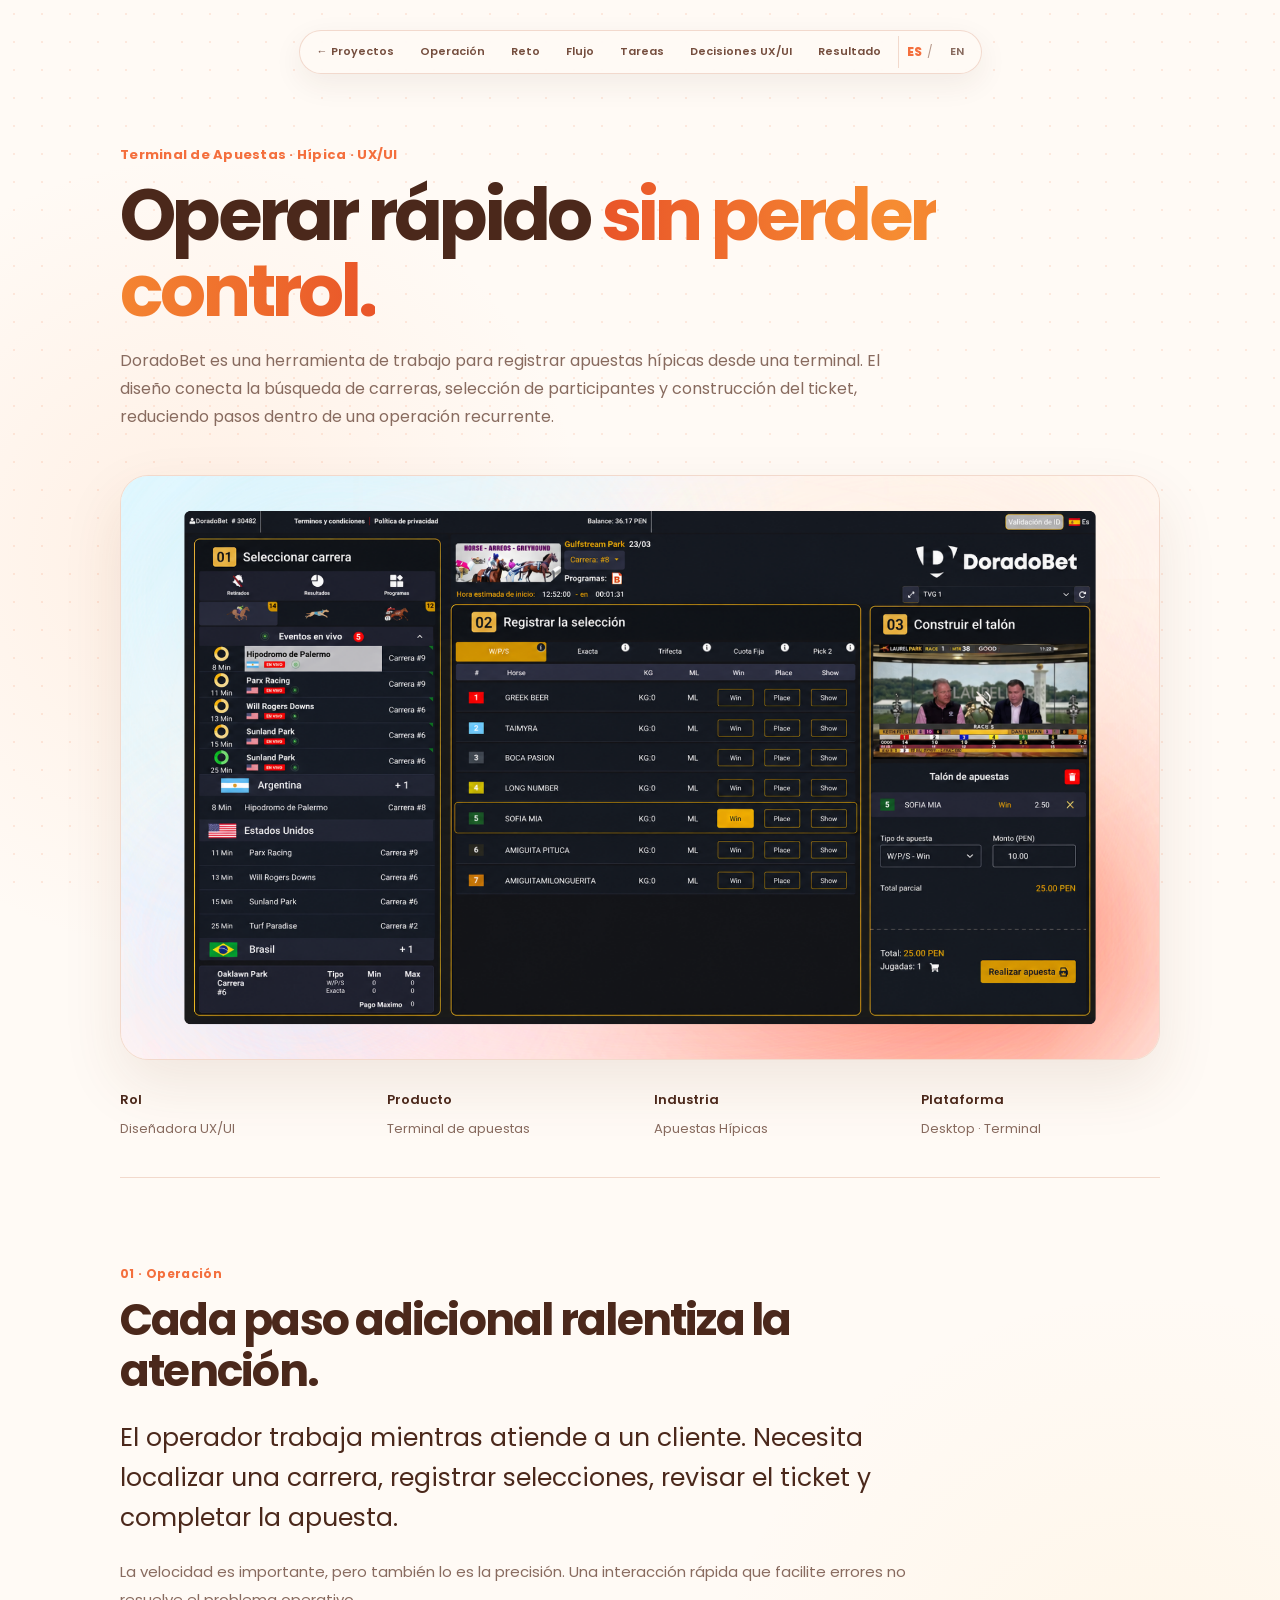
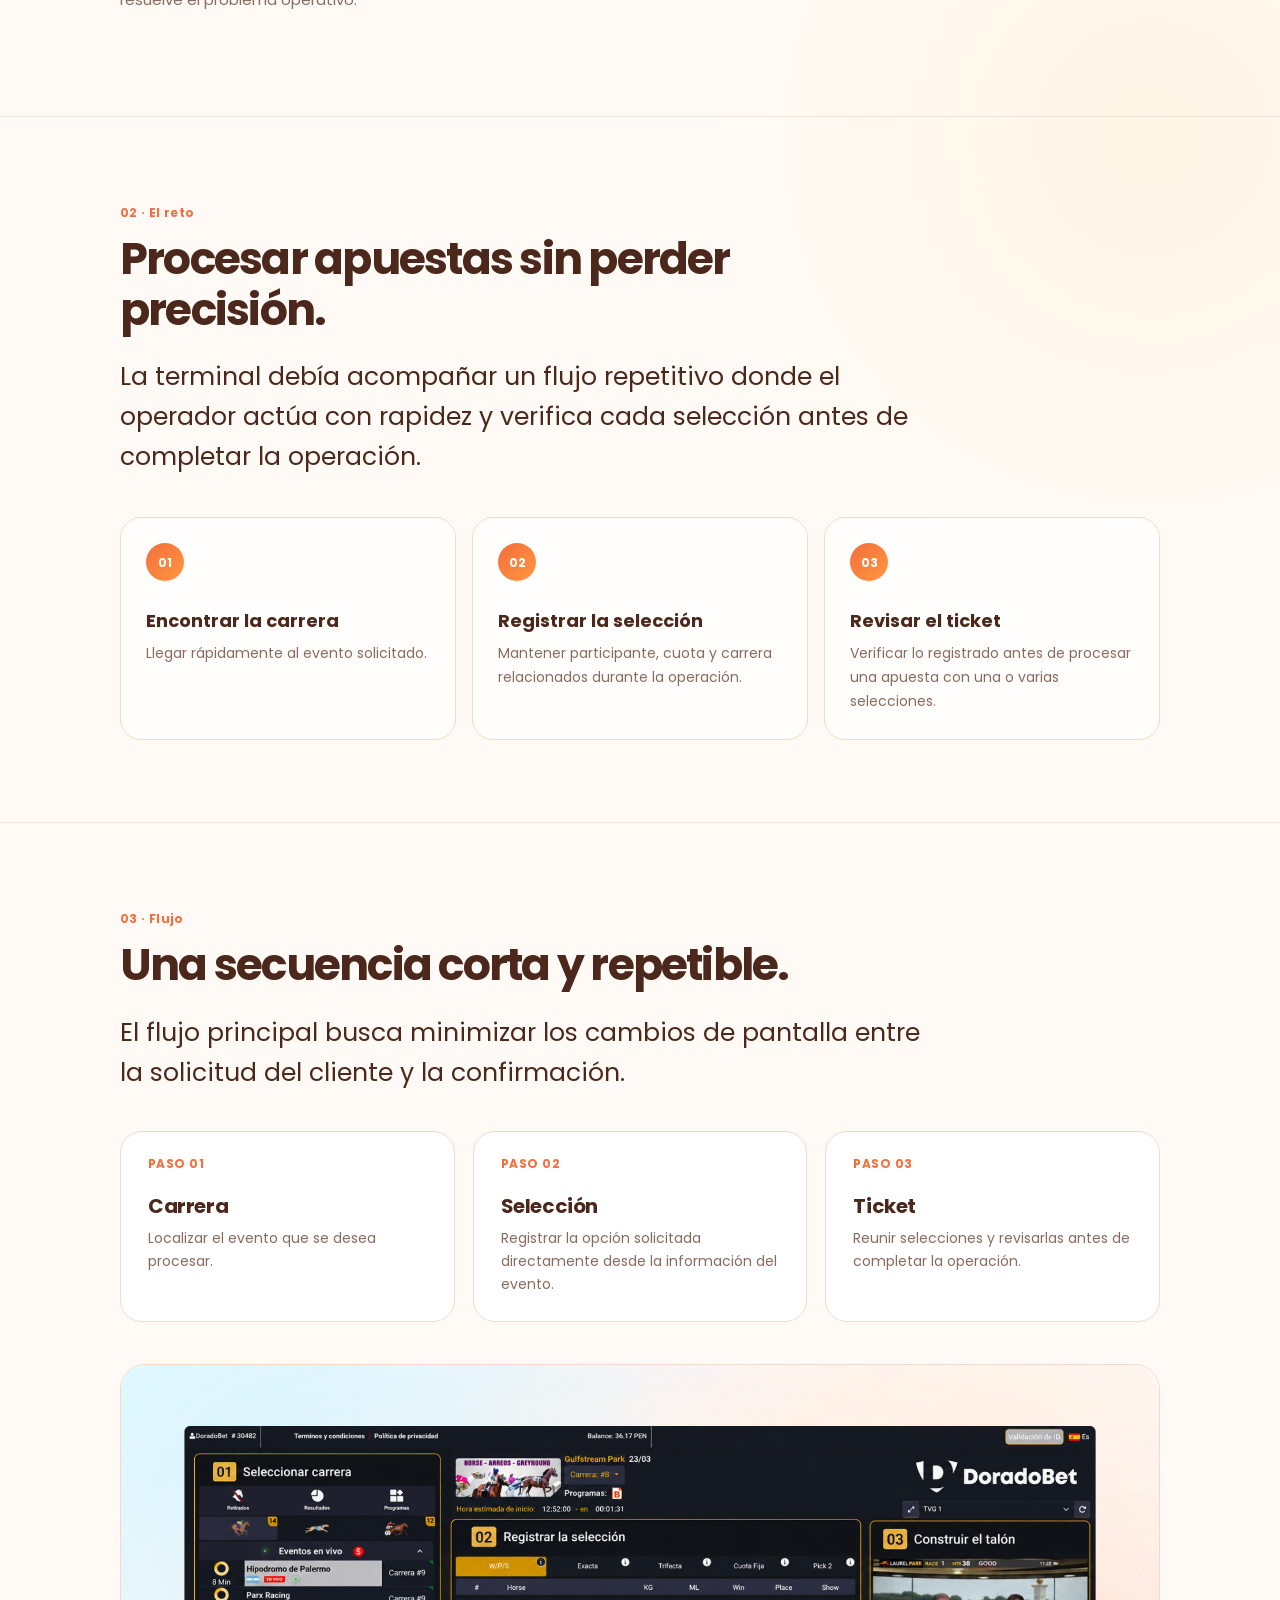
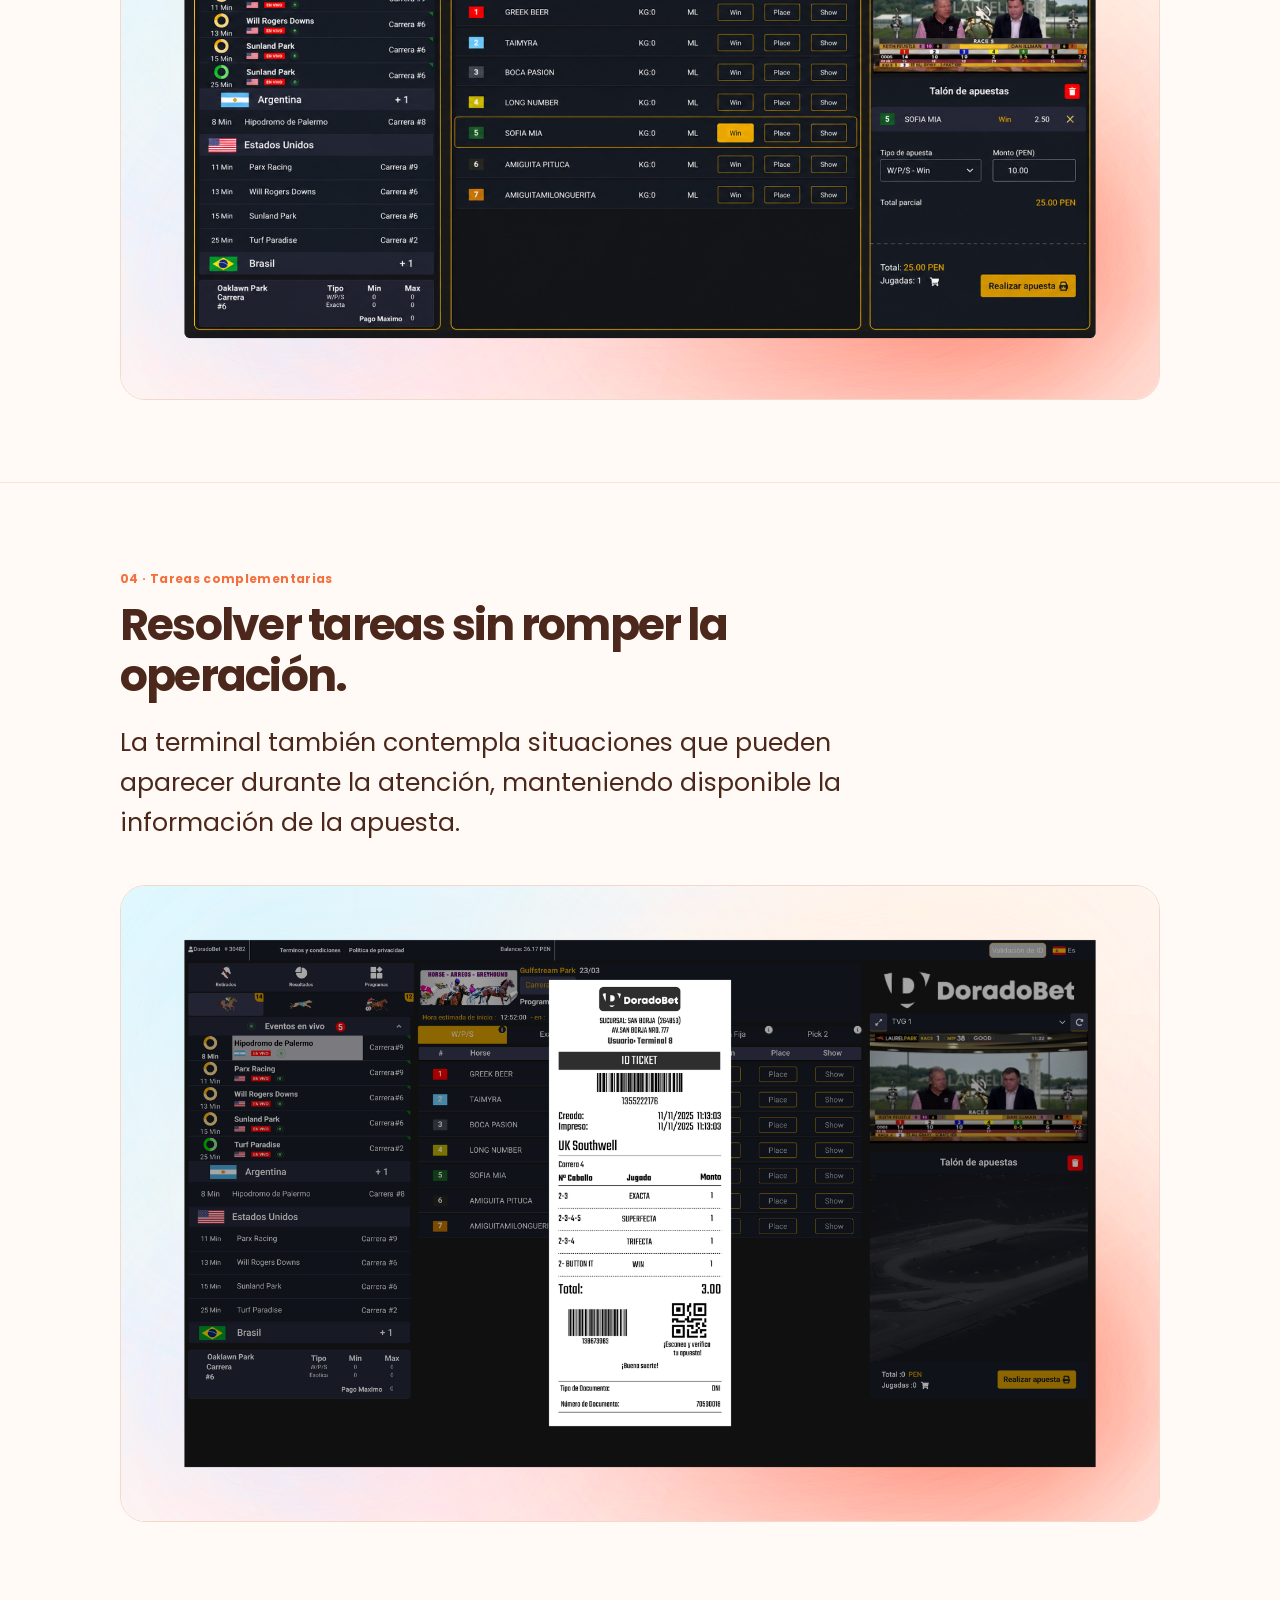
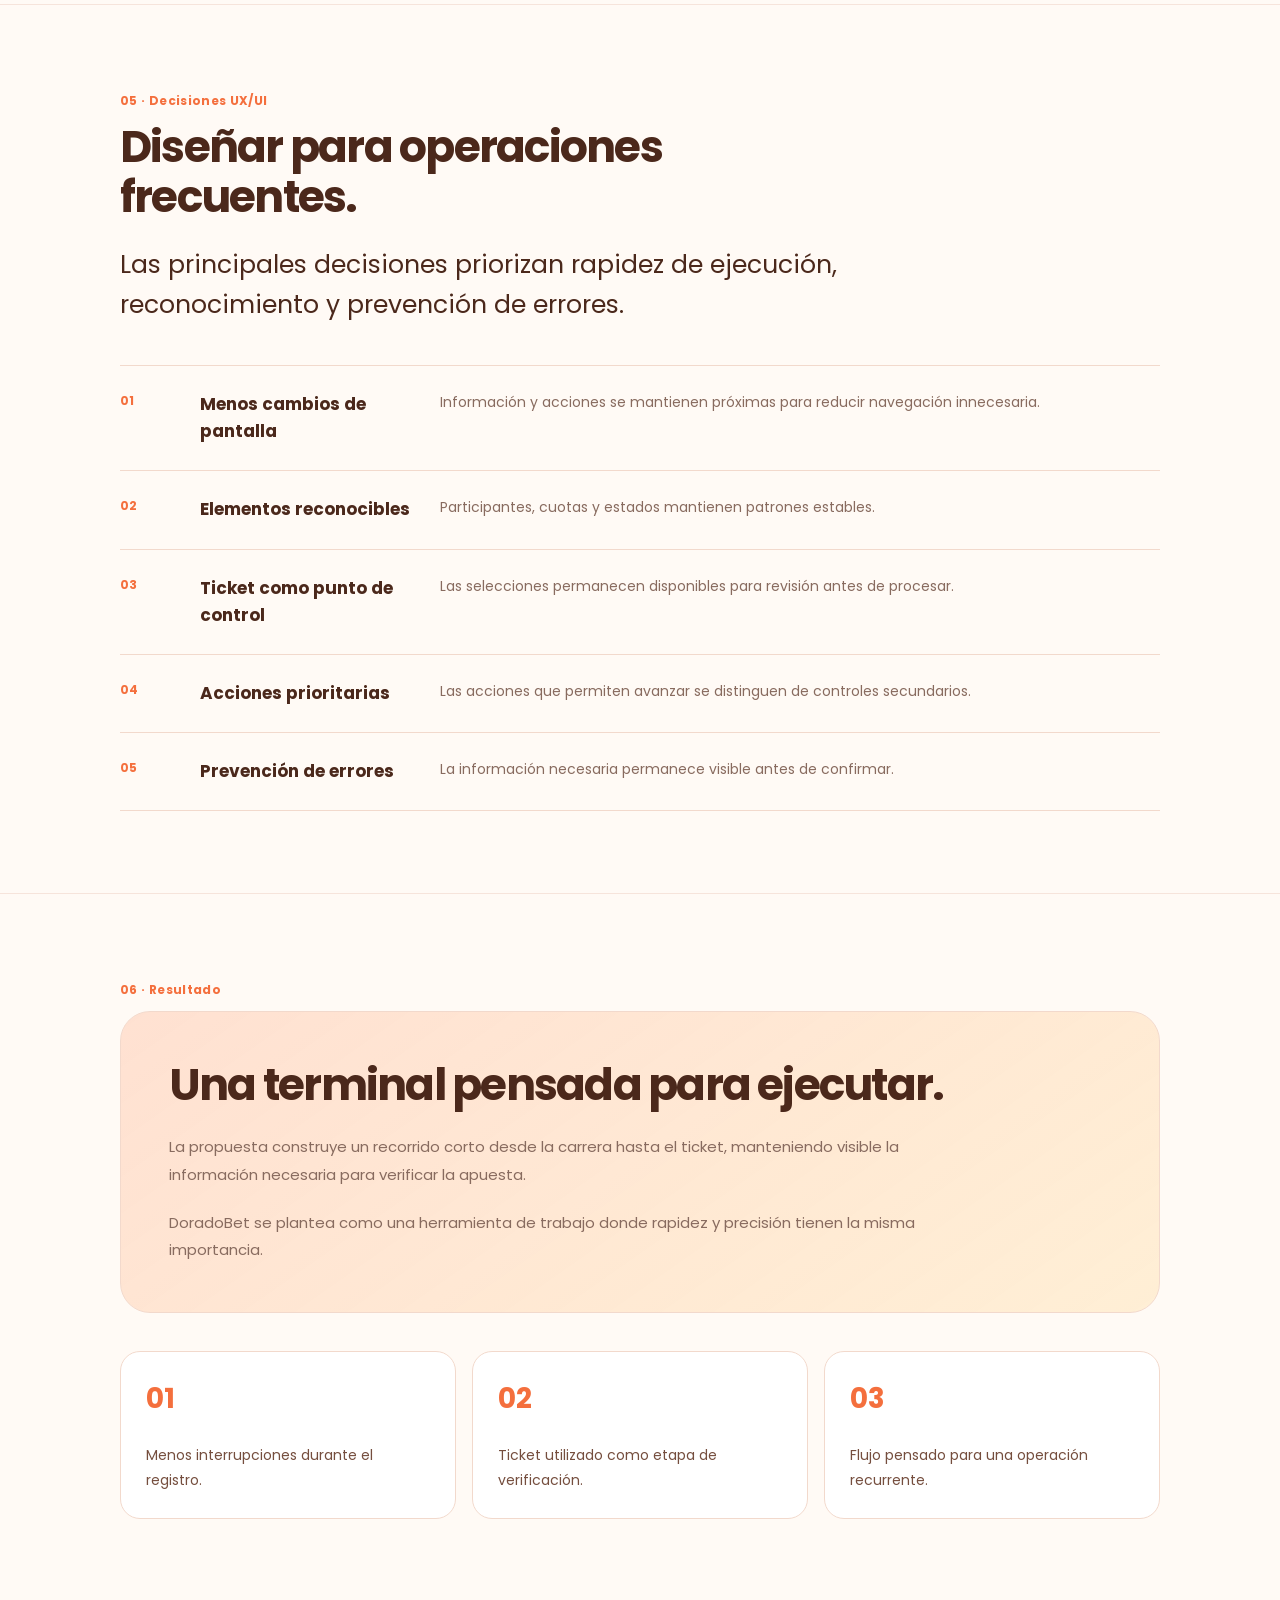
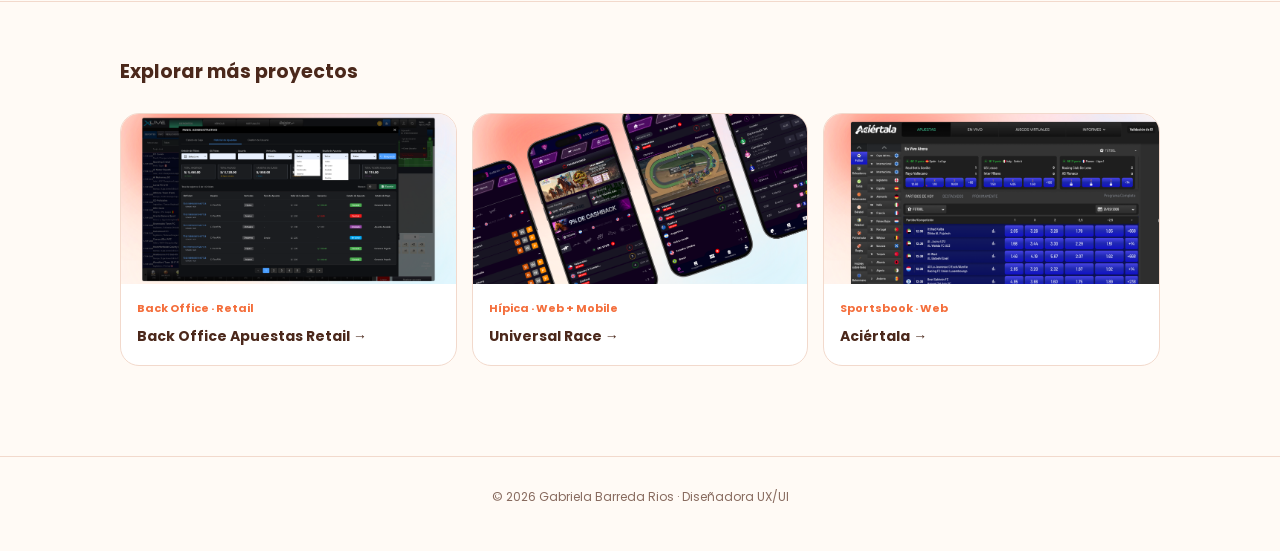
<file: proyecto-doradobet.html>
<!DOCTYPE html>
<html lang="es">

<head>
  <meta charset="UTF-8">
  <meta name="viewport" content="width=device-width, initial-scale=1.0">

  <title>DoradoBet | Gabriela Barreda</title>

  <meta
    name="description"
    content="Caso de estudio UX/UI de DoradoBet, una interfaz para terminales de apuestas hípicas orientada a operaciones rápidas."
  >

  <link rel="icon" type="image/png" href="images/favicon.png">
  <link rel="apple-touch-icon" href="images/favicon.png">

  <link rel="preconnect" href="https://fonts.googleapis.com">
  <link rel="preconnect" href="https://fonts.gstatic.com" crossorigin>

  <link
    href="https://fonts.googleapis.com/css2?family=Poppins:wght@400;500;600;700;800&display=swap"
    rel="stylesheet"
  >

  <link rel="stylesheet" href="case-study.css">
</head>

<body>

  <div class="case-top">

    <nav class="case-nav">

      <a href="index.html#proyectos">← Proyectos</a>
      <a href="#operacion">Operación</a>
      <a href="#reto">Reto</a>
      <a href="#flujo">Flujo</a>
      <a href="#tareas">Tareas</a>
      <a href="#decisiones">Decisiones UX/UI</a>
      <a href="#resultado">Resultado</a>

      <span class="case-language">

        <span class="active-language">ES</span>

        <span>/</span>

        <a
          href="en/proyecto-doradobet.html"
          lang="en"
          aria-label="View this case study in English"
        >
          EN
        </a>

      </span>

    </nav>

  </div>


  <main>

    <section class="case-hero">

      <div class="case-container">

        <div class="case-kicker">
          Terminal de Apuestas · Hípica · UX/UI
        </div>

        <h1>
          Operar rápido
          <span>sin perder control.</span>
        </h1>

        <p class="case-description">
          DoradoBet es una herramienta de trabajo para registrar apuestas
          hípicas desde una terminal. El diseño conecta la búsqueda
          de carreras, selección de participantes y construcción del ticket,
          reduciendo pasos dentro de una operación recurrente.
        </p>

        <div class="case-cover">
          <img
            src="images/Plataforma Hipica_DoradoBet.png"
            alt="Terminal DoradoBet"
          >
        </div>

        <div class="case-meta">

          <div class="meta-item">
            <strong>Rol</strong>
            <span>Diseñadora UX/UI</span>
          </div>

          <div class="meta-item">
            <strong>Producto</strong>
            <span>Terminal de apuestas</span>
          </div>

          <div class="meta-item">
            <strong>Industria</strong>
            <span>Apuestas Hípicas</span>
          </div>

          <div class="meta-item">
            <strong>Plataforma</strong>
            <span>Desktop · Terminal</span>
          </div>

        </div>

      </div>

    </section>


    <section class="case-section" id="operacion">

      <div class="case-container">

        <span class="section-label">
          01 · Operación
        </span>

        <h2>
          Cada paso adicional ralentiza la atención.
        </h2>

        <p class="case-lead">
          El operador trabaja mientras atiende a un cliente.
          Necesita localizar una carrera, registrar selecciones,
          revisar el ticket y completar la apuesta.
        </p>

        <p>
          La velocidad es importante, pero también lo es la precisión.
          Una interacción rápida que facilite errores
          no resuelve el problema operativo.
        </p>

      </div>

    </section>


    <section class="case-section" id="reto">

      <div class="case-container">

        <span class="section-label">
          02 · El reto
        </span>

        <h2>
          Procesar apuestas sin perder precisión.
        </h2>

        <p class="case-lead">
          La terminal debía acompañar un flujo repetitivo
          donde el operador actúa con rapidez y verifica
          cada selección antes de completar la operación.
        </p>

        <div class="challenge-grid">

          <article class="challenge-card">
            <span class="challenge-number">01</span>

            <h3>
              Encontrar la carrera
            </h3>

            <p>
              Llegar rápidamente al evento solicitado.
            </p>
          </article>


          <article class="challenge-card">
            <span class="challenge-number">02</span>

            <h3>
              Registrar la selección
            </h3>

            <p>
              Mantener participante, cuota y carrera
              relacionados durante la operación.
            </p>
          </article>


          <article class="challenge-card">
            <span class="challenge-number">03</span>

            <h3>
              Revisar el ticket
            </h3>

            <p>
              Verificar lo registrado antes de procesar
              una apuesta con una o varias selecciones.
            </p>
          </article>

        </div>

      </div>

    </section>


    <section class="case-section" id="flujo">

      <div class="case-container">

        <span class="section-label">
          03 · Flujo
        </span>

        <h2>
          Una secuencia corta y repetible.
        </h2>

        <p class="case-lead">
          El flujo principal busca minimizar los cambios de pantalla
          entre la solicitud del cliente y la confirmación.
        </p>

        <div class="modules-grid">

          <article class="module-card">
            <span class="module-tag">PASO 01</span>

            <h3>Carrera</h3>

            <p>
              Localizar el evento que se desea procesar.
            </p>
          </article>


          <article class="module-card">
            <span class="module-tag">PASO 02</span>

            <h3>Selección</h3>

            <p>
              Registrar la opción solicitada directamente
              desde la información del evento.
            </p>
          </article>


          <article class="module-card">
            <span class="module-tag">PASO 03</span>

            <h3>Ticket</h3>

            <p>
              Reunir selecciones y revisarlas
              antes de completar la operación.
            </p>
          </article>

        </div>


        <div class="case-image">
          <img
            src="images/Plataforma Hipica_DoradoBet.png"
            alt="Flujo principal DoradoBet"
          >
        </div>

      </div>

    </section>


    <section class="case-section" id="tareas">

      <div class="case-container">

        <span class="section-label">
          04 · Tareas complementarias
        </span>

        <h2>
          Resolver tareas sin romper la operación.
        </h2>

        <p class="case-lead">
          La terminal también contempla situaciones que pueden aparecer
          durante la atención, manteniendo disponible
          la información de la apuesta.
        </p>

        <div class="case-image">
          <img
            src="images/doradobet-operacion.png"
            alt="Operación DoradoBet"
          >
        </div>

      </div>

    </section>


    <section class="case-section" id="decisiones">

      <div class="case-container">

        <span class="section-label">
          05 · Decisiones UX/UI
        </span>

        <h2>
          Diseñar para operaciones frecuentes.
        </h2>

        <p class="case-lead">
          Las principales decisiones priorizan rapidez de ejecución,
          reconocimiento y prevención de errores.
        </p>

        <div class="decisions-list">

          <article class="decision-item">
            <span class="decision-number">01</span>
            <h3>Menos cambios de pantalla</h3>
            <p>
              Información y acciones se mantienen próximas
              para reducir navegación innecesaria.
            </p>
          </article>

          <article class="decision-item">
            <span class="decision-number">02</span>
            <h3>Elementos reconocibles</h3>
            <p>
              Participantes, cuotas y estados mantienen patrones estables.
            </p>
          </article>

          <article class="decision-item">
            <span class="decision-number">03</span>
            <h3>Ticket como punto de control</h3>
            <p>
              Las selecciones permanecen disponibles
              para revisión antes de procesar.
            </p>
          </article>

          <article class="decision-item">
            <span class="decision-number">04</span>
            <h3>Acciones prioritarias</h3>
            <p>
              Las acciones que permiten avanzar
              se distinguen de controles secundarios.
            </p>
          </article>

          <article class="decision-item">
            <span class="decision-number">05</span>
            <h3>Prevención de errores</h3>
            <p>
              La información necesaria permanece visible
              antes de confirmar.
            </p>
          </article>

        </div>

      </div>

    </section>


    <section class="case-section" id="resultado">

      <div class="case-container">

        <span class="section-label">
          06 · Resultado
        </span>

        <div class="result-box">

          <h2>
            Una terminal pensada para ejecutar.
          </h2>

          <p>
            La propuesta construye un recorrido corto
            desde la carrera hasta el ticket,
            manteniendo visible la información necesaria
            para verificar la apuesta.
          </p>

          <p>
            DoradoBet se plantea como una herramienta de trabajo
            donde rapidez y precisión tienen la misma importancia.
          </p>

        </div>

        <div class="results-grid">

          <article class="result-card">
            <strong>01</strong>
            <span>Menos interrupciones durante el registro.</span>
          </article>

          <article class="result-card">
            <strong>02</strong>
            <span>Ticket utilizado como etapa de verificación.</span>
          </article>

          <article class="result-card">
            <strong>03</strong>
            <span>Flujo pensado para una operación recurrente.</span>
          </article>

        </div>

      </div>

    </section>


    <section class="explore-section">

      <div class="case-container">

        <h2>Explorar más proyectos</h2>

        <div class="explore-grid">

          <a class="explore-card" href="proyecto-retail.html">
            <img
              src="images/Back Office_Apuestas Retail.png"
              alt="Back Office Apuestas Retail"
            >

            <div class="explore-info">
              <span>Back Office · Retail</span>
              <strong>Back Office Apuestas Retail →</strong>
            </div>
          </a>


          <a class="explore-card" href="proyecto-universal-race.html">
            <img
              src="images/Plataforma Hípica_Universal Race.png"
              alt="Universal Race"
            >

            <div class="explore-info">
              <span>Hípica · Web + Mobile</span>
              <strong>Universal Race →</strong>
            </div>
          </a>


          <a class="explore-card" href="proyecto-aciertala.html">
            <img
              src="images/Plataforma Sportsbook_Aciértala.png"
              alt="Aciértala"
            >

            <div class="explore-info">
              <span>Sportsbook · Web</span>
              <strong>Aciértala →</strong>
            </div>
          </a>

        </div>

      </div>

    </section>

  </main>


  <footer class="case-footer">
    <div class="case-container">
      © 2026 Gabriela Barreda Rios · Diseñadora UX/UI
    </div>
  </footer>

</body>
</html>
</file>
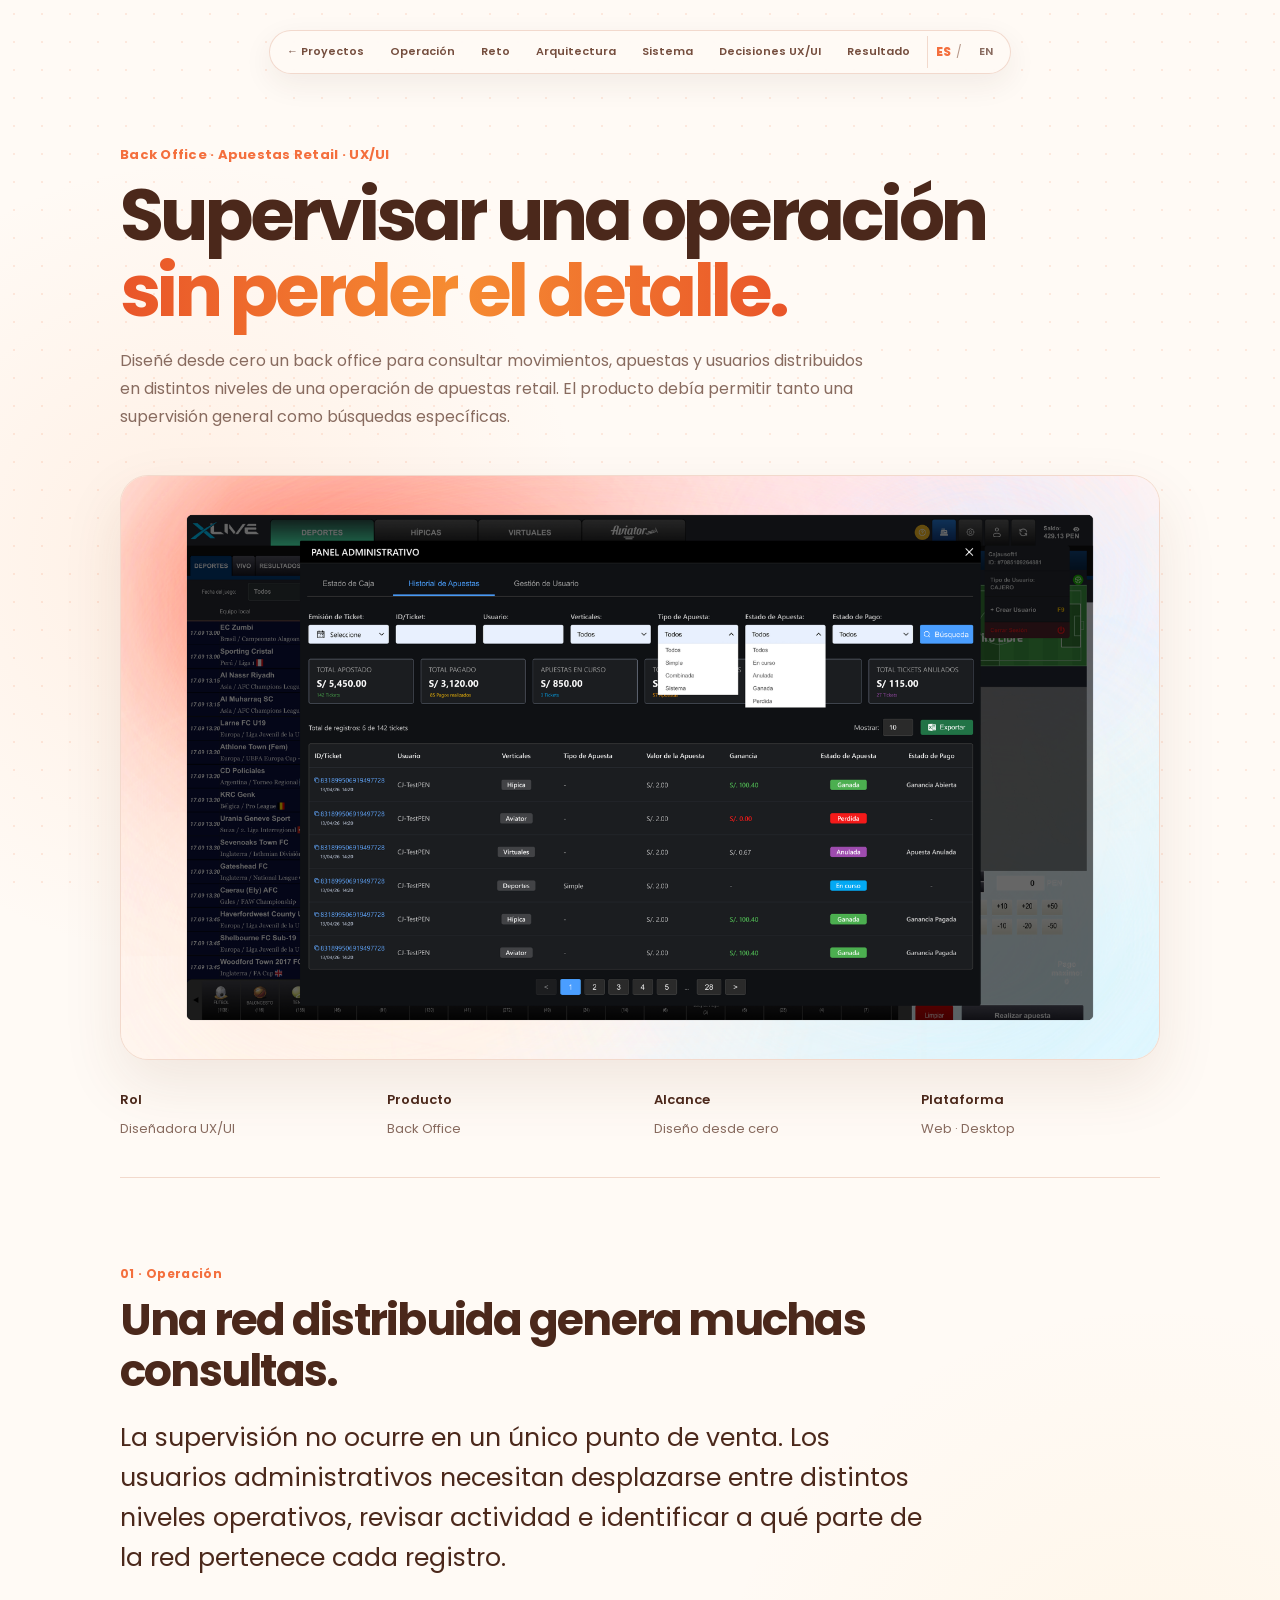
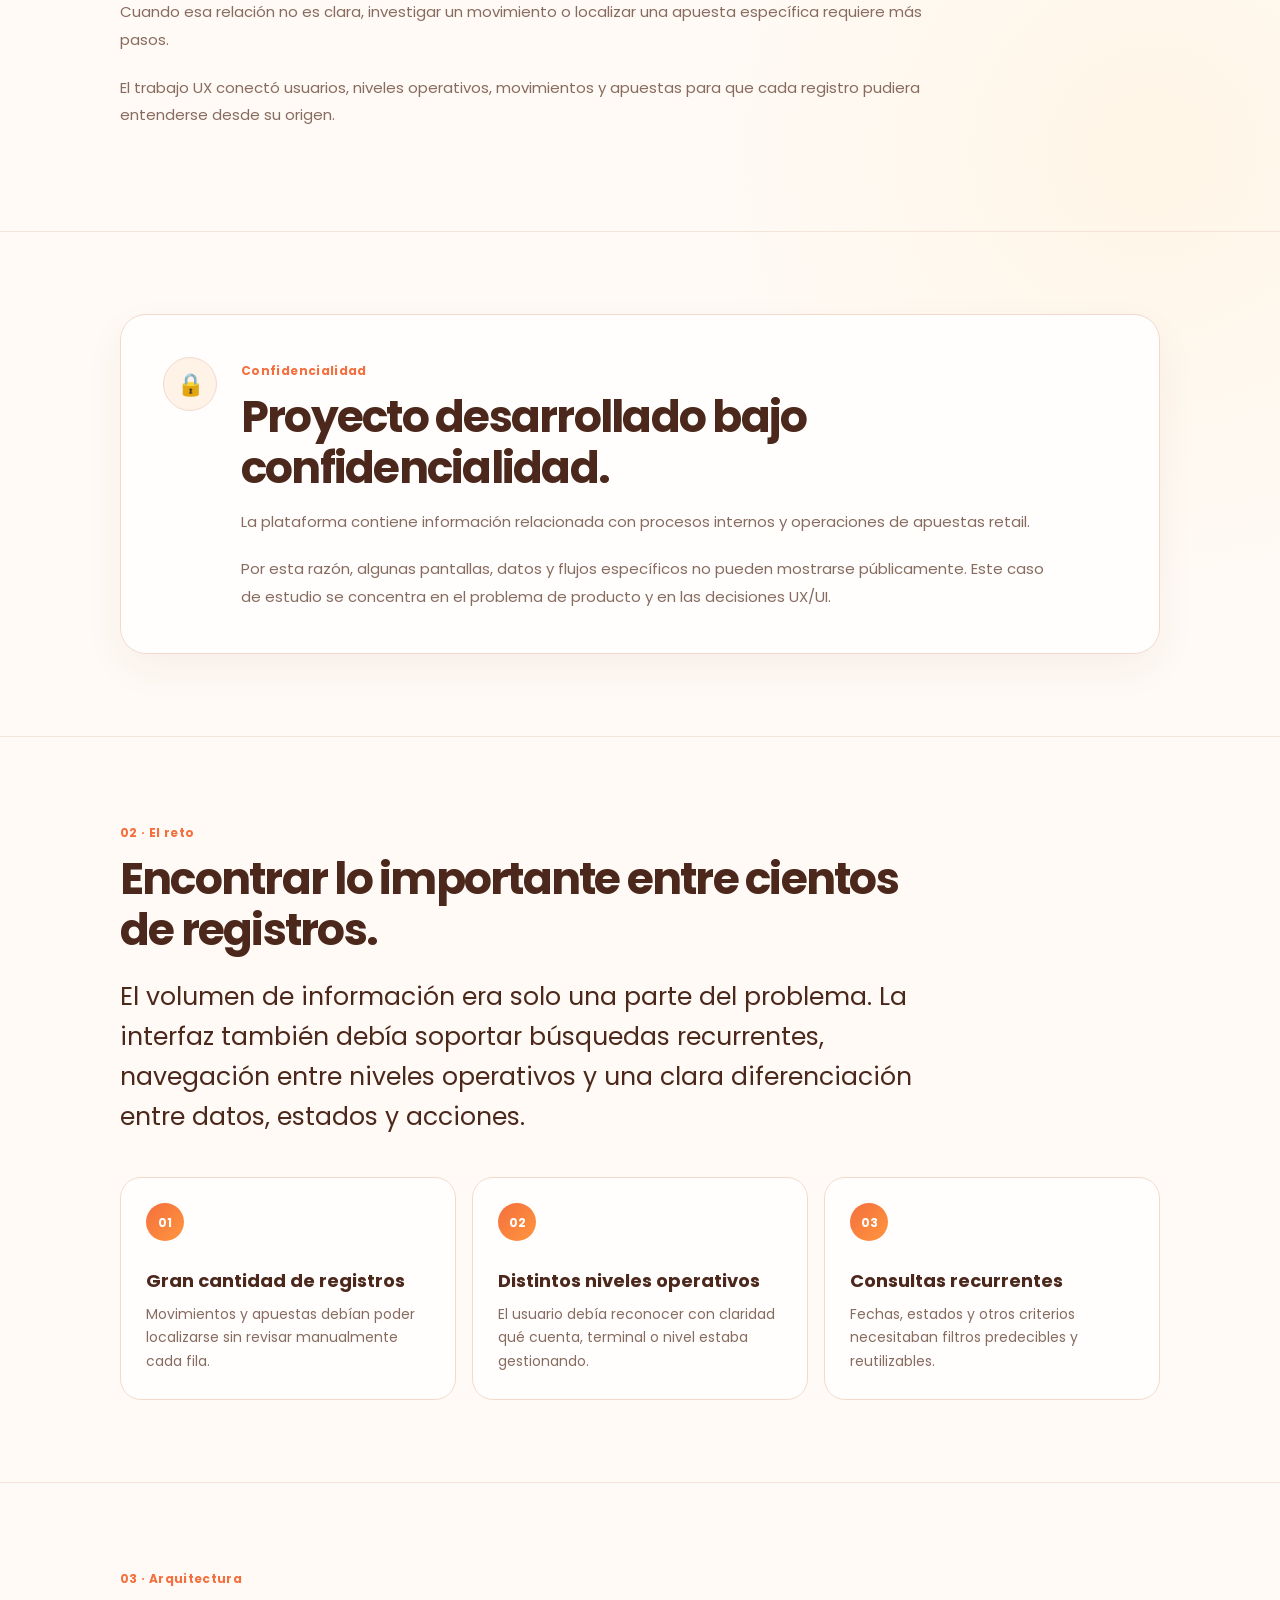
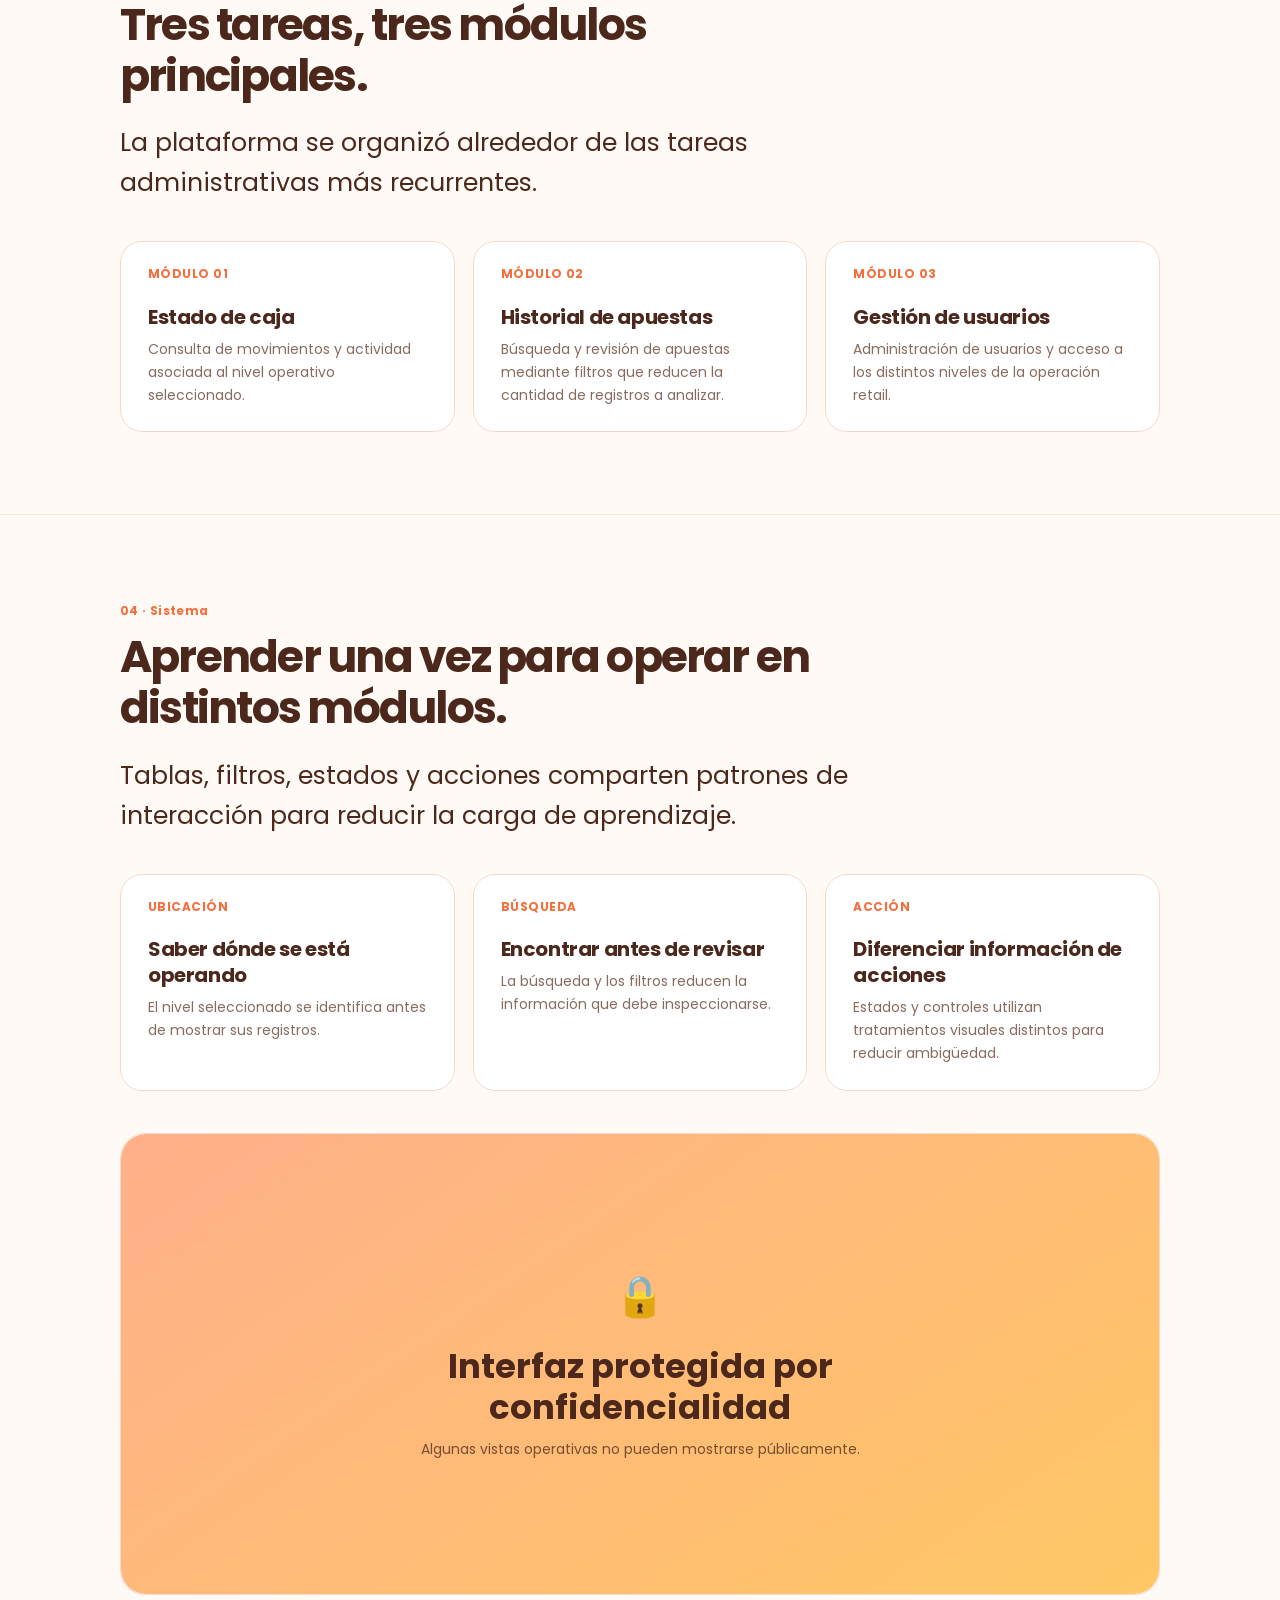
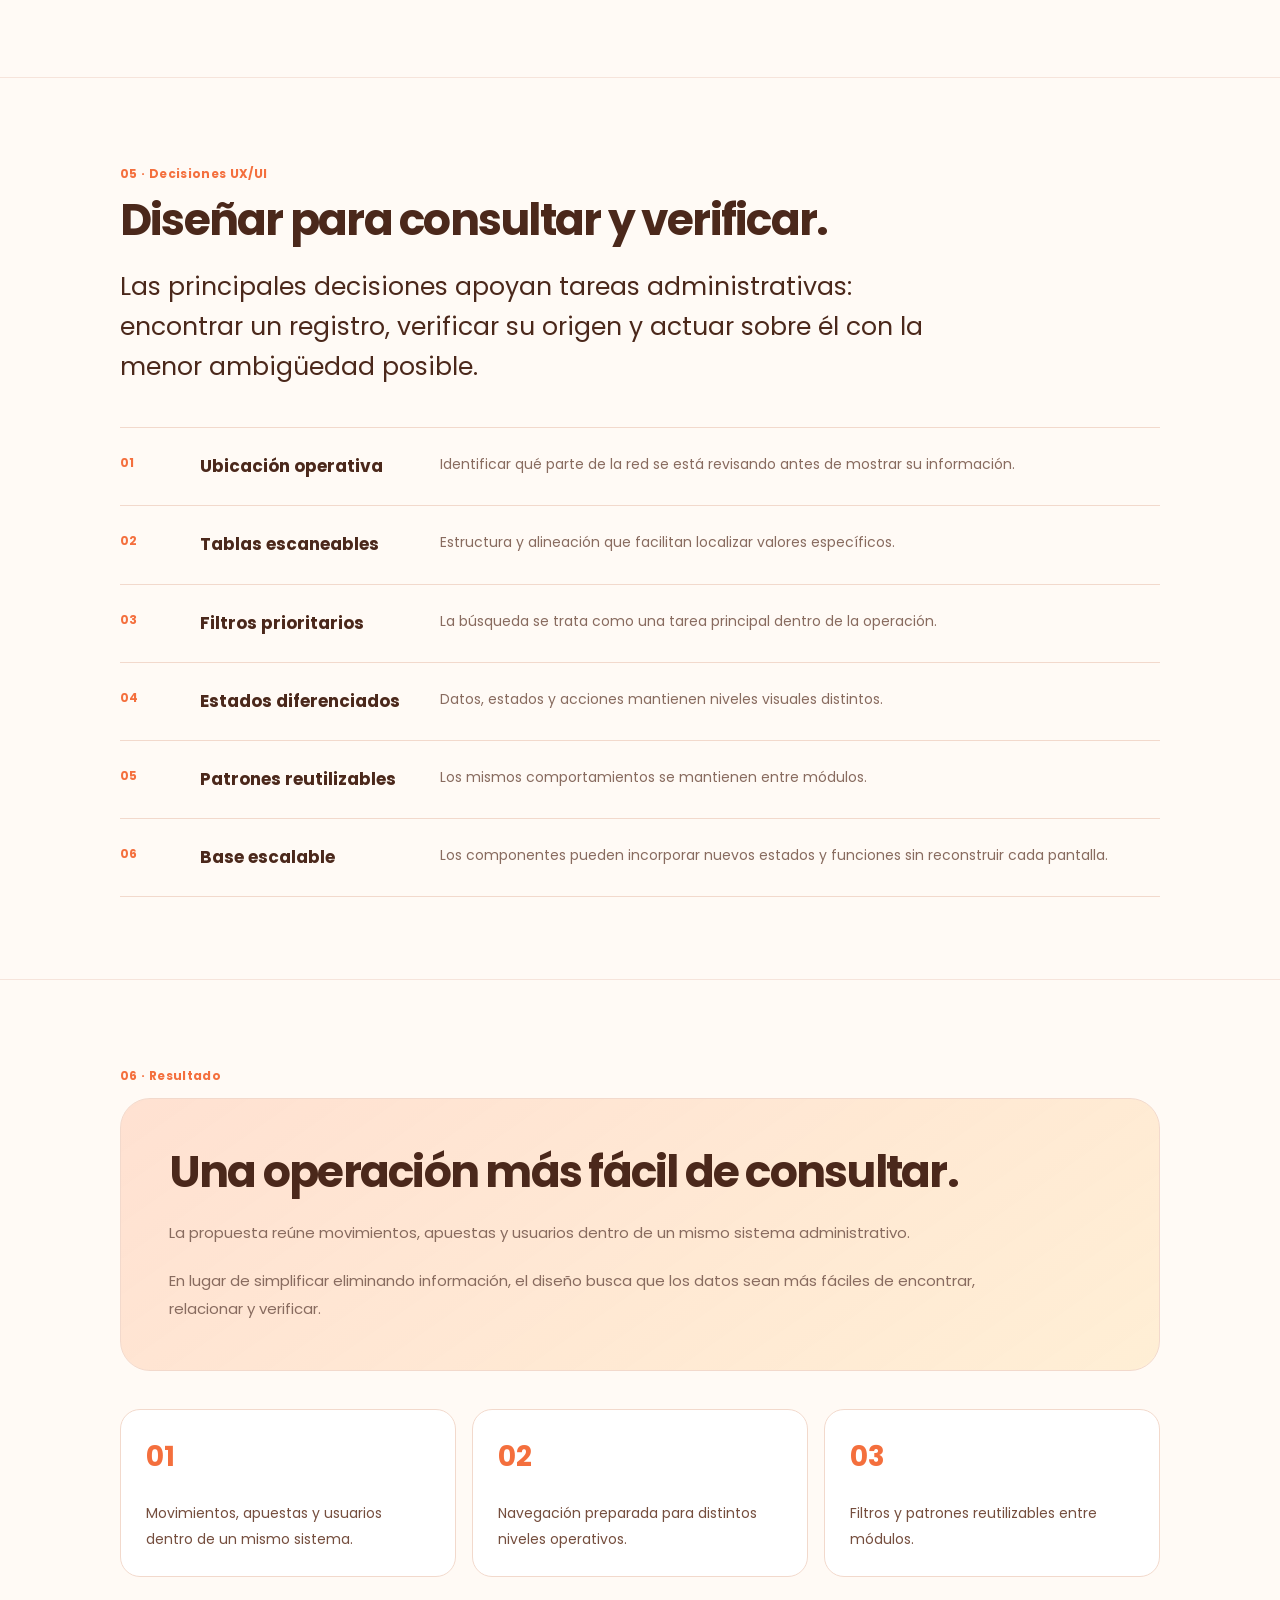
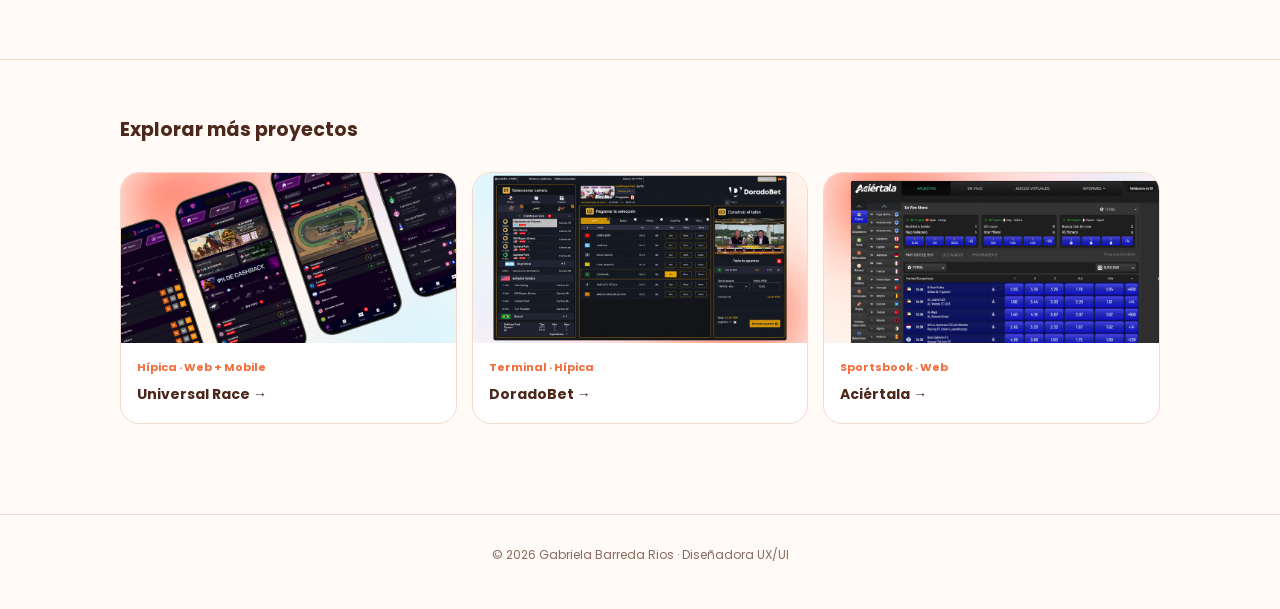
<file: proyecto-retail.html>
<!DOCTYPE html>
<html lang="es">

<head>
  <meta charset="UTF-8">
  <meta name="viewport" content="width=device-width, initial-scale=1.0">

  <title>Back Office Apuestas Retail | Gabriela Barreda</title>

  <meta
    name="description"
    content="Caso de estudio UX/UI de un Back Office de apuestas retail diseñado para supervisar operaciones, movimientos, apuestas y usuarios."
  >

  <link rel="icon" type="image/png" href="images/favicon.png">
  <link rel="apple-touch-icon" href="images/favicon.png">

  <link rel="preconnect" href="https://fonts.googleapis.com">
  <link rel="preconnect" href="https://fonts.gstatic.com" crossorigin>

  <link
    href="https://fonts.googleapis.com/css2?family=Poppins:wght@400;500;600;700;800&display=swap"
    rel="stylesheet"
  >

  <link rel="stylesheet" href="case-study.css">
</head>

<body>

  <div class="case-top">
    <nav class="case-nav">

      <a href="index.html#proyectos">← Proyectos</a>
      <a href="#operacion">Operación</a>
      <a href="#reto">Reto</a>
      <a href="#arquitectura">Arquitectura</a>
      <a href="#sistema">Sistema</a>
      <a href="#decisiones">Decisiones UX/UI</a>
      <a href="#resultado">Resultado</a>

      <span class="case-language">

        <span class="active-language">ES</span>

        <span>/</span>

        <a
          href="en/proyecto-retail.html"
          lang="en"
          aria-label="View this case study in English"
        >
          EN
        </a>

      </span>

    </nav>
  </div>


  <main>

    <section class="case-hero">

      <div class="case-container">

        <div class="case-kicker">
          Back Office · Apuestas Retail · UX/UI
        </div>

        <h1>
          Supervisar una operación
          <span>sin perder el detalle.</span>
        </h1>

        <p class="case-description">
          Diseñé desde cero un back office para consultar movimientos,
          apuestas y usuarios distribuidos en distintos niveles de una
          operación de apuestas retail. El producto debía permitir tanto
          una supervisión general como búsquedas específicas.
        </p>

        <div class="case-cover">
          <img
            src="images/Back Office_Apuestas Retail.png"
            alt="Back Office Apuestas Retail"
          >
        </div>

        <div class="case-meta">

          <div class="meta-item">
            <strong>Rol</strong>
            <span>Diseñadora UX/UI</span>
          </div>

          <div class="meta-item">
            <strong>Producto</strong>
            <span>Back Office</span>
          </div>

          <div class="meta-item">
            <strong>Alcance</strong>
            <span>Diseño desde cero</span>
          </div>

          <div class="meta-item">
            <strong>Plataforma</strong>
            <span>Web · Desktop</span>
          </div>

        </div>

      </div>

    </section>


    <section class="case-section" id="operacion">

      <div class="case-container">

        <span class="section-label">
          01 · Operación
        </span>

        <h2>
          Una red distribuida genera muchas consultas.
        </h2>

        <p class="case-lead">
          La supervisión no ocurre en un único punto de venta.
          Los usuarios administrativos necesitan desplazarse entre
          distintos niveles operativos, revisar actividad e identificar
          a qué parte de la red pertenece cada registro.
        </p>

        <p>
          Cuando esa relación no es clara, investigar un movimiento
          o localizar una apuesta específica requiere más pasos.
        </p>

        <p>
          El trabajo UX conectó usuarios, niveles operativos,
          movimientos y apuestas para que cada registro pudiera
          entenderse desde su origen.
        </p>

      </div>

    </section>


    <section class="case-section">

      <div class="case-container">

        <div class="nda-box">

          <div class="nda-icon">
            🔒
          </div>

          <div class="nda-copy">

            <span class="section-label">
              Confidencialidad
            </span>

            <h2>
              Proyecto desarrollado bajo confidencialidad.
            </h2>

            <p>
              La plataforma contiene información relacionada
              con procesos internos y operaciones de apuestas retail.
            </p>

            <p>
              Por esta razón, algunas pantallas, datos y flujos
              específicos no pueden mostrarse públicamente.
              Este caso de estudio se concentra en el problema
              de producto y en las decisiones UX/UI.
            </p>

          </div>

        </div>

      </div>

    </section>


    <section class="case-section" id="reto">

      <div class="case-container">

        <span class="section-label">
          02 · El reto
        </span>

        <h2>
          Encontrar lo importante entre cientos de registros.
        </h2>

        <p class="case-lead">
          El volumen de información era solo una parte del problema.
          La interfaz también debía soportar búsquedas recurrentes,
          navegación entre niveles operativos y una clara diferenciación
          entre datos, estados y acciones.
        </p>

        <div class="challenge-grid">

          <article class="challenge-card">
            <span class="challenge-number">01</span>

            <h3>
              Gran cantidad de registros
            </h3>

            <p>
              Movimientos y apuestas debían poder localizarse
              sin revisar manualmente cada fila.
            </p>
          </article>


          <article class="challenge-card">
            <span class="challenge-number">02</span>

            <h3>
              Distintos niveles operativos
            </h3>

            <p>
              El usuario debía reconocer con claridad
              qué cuenta, terminal o nivel estaba gestionando.
            </p>
          </article>


          <article class="challenge-card">
            <span class="challenge-number">03</span>

            <h3>
              Consultas recurrentes
            </h3>

            <p>
              Fechas, estados y otros criterios necesitaban
              filtros predecibles y reutilizables.
            </p>
          </article>

        </div>

      </div>

    </section>


    <section class="case-section" id="arquitectura">

      <div class="case-container">

        <span class="section-label">
          03 · Arquitectura
        </span>

        <h2>
          Tres tareas, tres módulos principales.
        </h2>

        <p class="case-lead">
          La plataforma se organizó alrededor de las tareas
          administrativas más recurrentes.
        </p>

        <div class="modules-grid">

          <article class="module-card">
            <span class="module-tag">MÓDULO 01</span>

            <h3>
              Estado de caja
            </h3>

            <p>
              Consulta de movimientos y actividad asociada
              al nivel operativo seleccionado.
            </p>
          </article>


          <article class="module-card">
            <span class="module-tag">MÓDULO 02</span>

            <h3>
              Historial de apuestas
            </h3>

            <p>
              Búsqueda y revisión de apuestas mediante filtros
              que reducen la cantidad de registros a analizar.
            </p>
          </article>


          <article class="module-card">
            <span class="module-tag">MÓDULO 03</span>

            <h3>
              Gestión de usuarios
            </h3>

            <p>
              Administración de usuarios y acceso a los distintos
              niveles de la operación retail.
            </p>
          </article>

        </div>

      </div>

    </section>


    <section class="case-section" id="sistema">

      <div class="case-container">

        <span class="section-label">
          04 · Sistema
        </span>

        <h2>
          Aprender una vez para operar en distintos módulos.
        </h2>

        <p class="case-lead">
          Tablas, filtros, estados y acciones comparten patrones
          de interacción para reducir la carga de aprendizaje.
        </p>

        <div class="modules-grid">

          <article class="module-card">
            <span class="module-tag">UBICACIÓN</span>

            <h3>
              Saber dónde se está operando
            </h3>

            <p>
              El nivel seleccionado se identifica antes
              de mostrar sus registros.
            </p>
          </article>


          <article class="module-card">
            <span class="module-tag">BÚSQUEDA</span>

            <h3>
              Encontrar antes de revisar
            </h3>

            <p>
              La búsqueda y los filtros reducen la información
              que debe inspeccionarse.
            </p>
          </article>


          <article class="module-card">
            <span class="module-tag">ACCIÓN</span>

            <h3>
              Diferenciar información de acciones
            </h3>

            <p>
              Estados y controles utilizan tratamientos visuales
              distintos para reducir ambigüedad.
            </p>
          </article>

        </div>


        <div class="case-image">

          <div class="confidential-visual">

            <div class="confidential-visual-content">

              <span>🔒</span>

              <strong>
                Interfaz protegida por confidencialidad
              </strong>

              <p>
                Algunas vistas operativas no pueden mostrarse públicamente.
              </p>

            </div>

          </div>

        </div>

      </div>

    </section>


    <section class="case-section" id="decisiones">

      <div class="case-container">

        <span class="section-label">
          05 · Decisiones UX/UI
        </span>

        <h2>
          Diseñar para consultar y verificar.
        </h2>

        <p class="case-lead">
          Las principales decisiones apoyan tareas administrativas:
          encontrar un registro, verificar su origen y actuar
          sobre él con la menor ambigüedad posible.
        </p>

        <div class="decisions-list">

          <article class="decision-item">
            <span class="decision-number">01</span>
            <h3>Ubicación operativa</h3>
            <p>
              Identificar qué parte de la red se está revisando
              antes de mostrar su información.
            </p>
          </article>

          <article class="decision-item">
            <span class="decision-number">02</span>
            <h3>Tablas escaneables</h3>
            <p>
              Estructura y alineación que facilitan localizar
              valores específicos.
            </p>
          </article>

          <article class="decision-item">
            <span class="decision-number">03</span>
            <h3>Filtros prioritarios</h3>
            <p>
              La búsqueda se trata como una tarea principal
              dentro de la operación.
            </p>
          </article>

          <article class="decision-item">
            <span class="decision-number">04</span>
            <h3>Estados diferenciados</h3>
            <p>
              Datos, estados y acciones mantienen niveles
              visuales distintos.
            </p>
          </article>

          <article class="decision-item">
            <span class="decision-number">05</span>
            <h3>Patrones reutilizables</h3>
            <p>
              Los mismos comportamientos se mantienen entre módulos.
            </p>
          </article>

          <article class="decision-item">
            <span class="decision-number">06</span>
            <h3>Base escalable</h3>
            <p>
              Los componentes pueden incorporar nuevos estados
              y funciones sin reconstruir cada pantalla.
            </p>
          </article>

        </div>

      </div>

    </section>


    <section class="case-section" id="resultado">

      <div class="case-container">

        <span class="section-label">
          06 · Resultado
        </span>

        <div class="result-box">

          <h2>
            Una operación más fácil de consultar.
          </h2>

          <p>
            La propuesta reúne movimientos, apuestas y usuarios
            dentro de un mismo sistema administrativo.
          </p>

          <p>
            En lugar de simplificar eliminando información,
            el diseño busca que los datos sean más fáciles
            de encontrar, relacionar y verificar.
          </p>

        </div>

        <div class="results-grid">

          <article class="result-card">
            <strong>01</strong>
            <span>Movimientos, apuestas y usuarios dentro de un mismo sistema.</span>
          </article>

          <article class="result-card">
            <strong>02</strong>
            <span>Navegación preparada para distintos niveles operativos.</span>
          </article>

          <article class="result-card">
            <strong>03</strong>
            <span>Filtros y patrones reutilizables entre módulos.</span>
          </article>

        </div>

      </div>

    </section>


    <section class="explore-section">

      <div class="case-container">

        <h2>Explorar más proyectos</h2>

        <div class="explore-grid">

          <a class="explore-card" href="proyecto-universal-race.html">
            <img
              src="images/Plataforma Hípica_Universal Race.png"
              alt="Universal Race"
            >

            <div class="explore-info">
              <span>Hípica · Web + Mobile</span>
              <strong>Universal Race →</strong>
            </div>
          </a>


          <a class="explore-card" href="proyecto-doradobet.html">
            <img
              src="images/Plataforma Hipica_DoradoBet.png"
              alt="DoradoBet"
            >

            <div class="explore-info">
              <span>Terminal · Hípica</span>
              <strong>DoradoBet →</strong>
            </div>
          </a>


          <a class="explore-card" href="proyecto-aciertala.html">
            <img
              src="images/Plataforma Sportsbook_Aciértala.png"
              alt="Aciértala"
            >

            <div class="explore-info">
              <span>Sportsbook · Web</span>
              <strong>Aciértala →</strong>
            </div>
          </a>

        </div>

      </div>

    </section>

  </main>


  <footer class="case-footer">
    <div class="case-container">
      © 2026 Gabriela Barreda Rios · Diseñadora UX/UI
    </div>
  </footer>

</body>
</html>
</file>
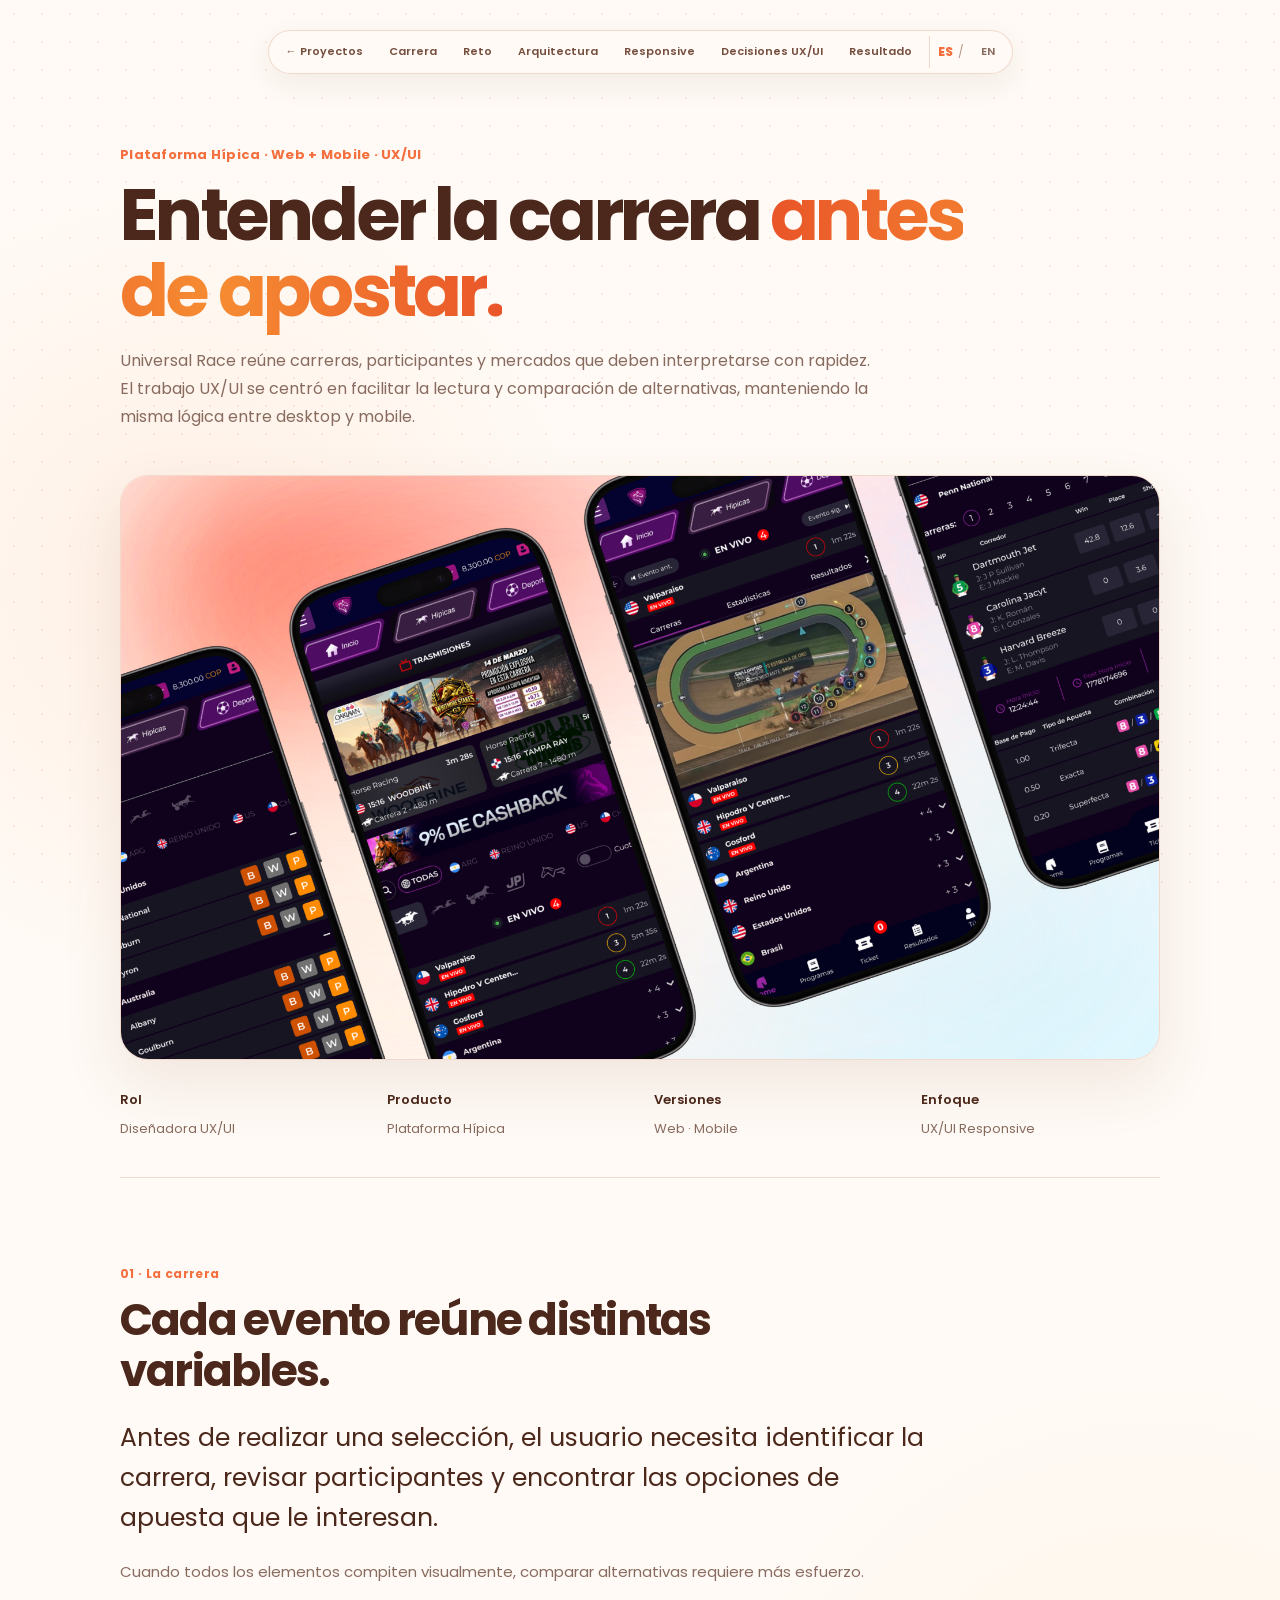
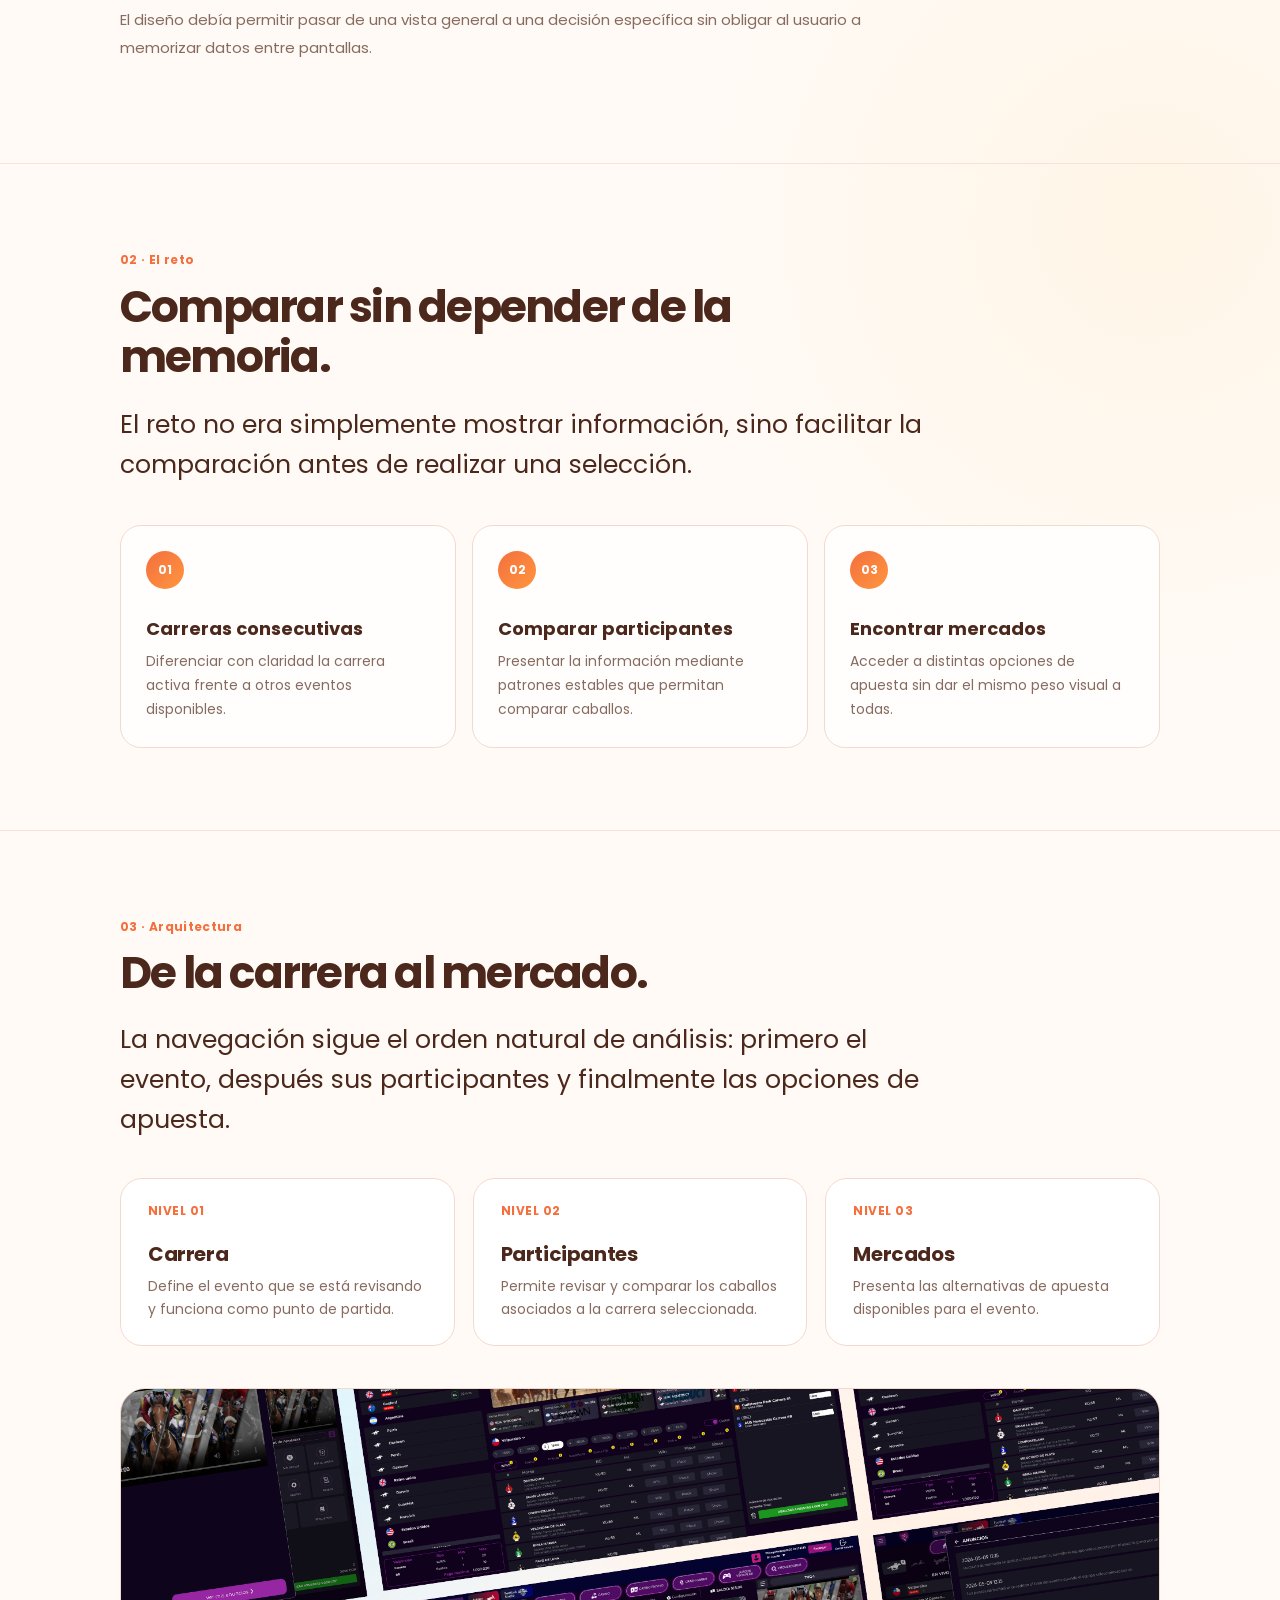
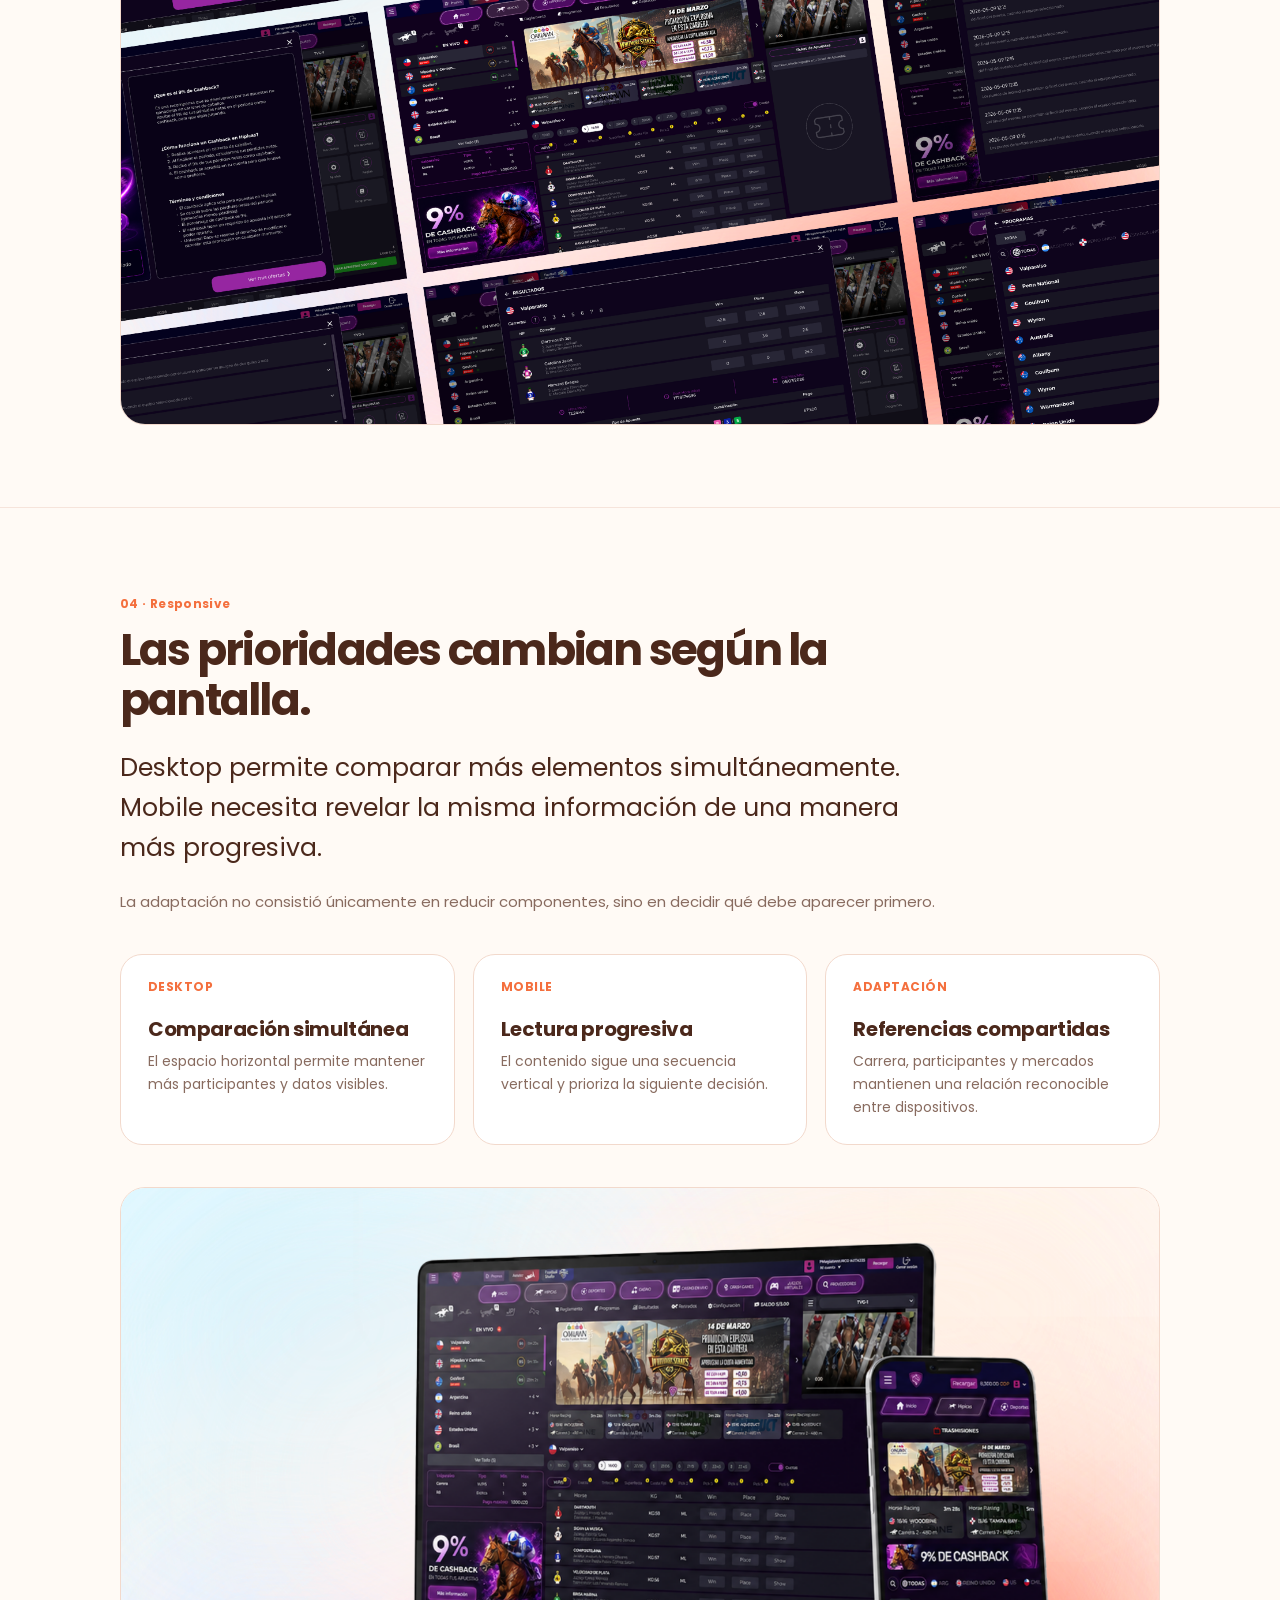
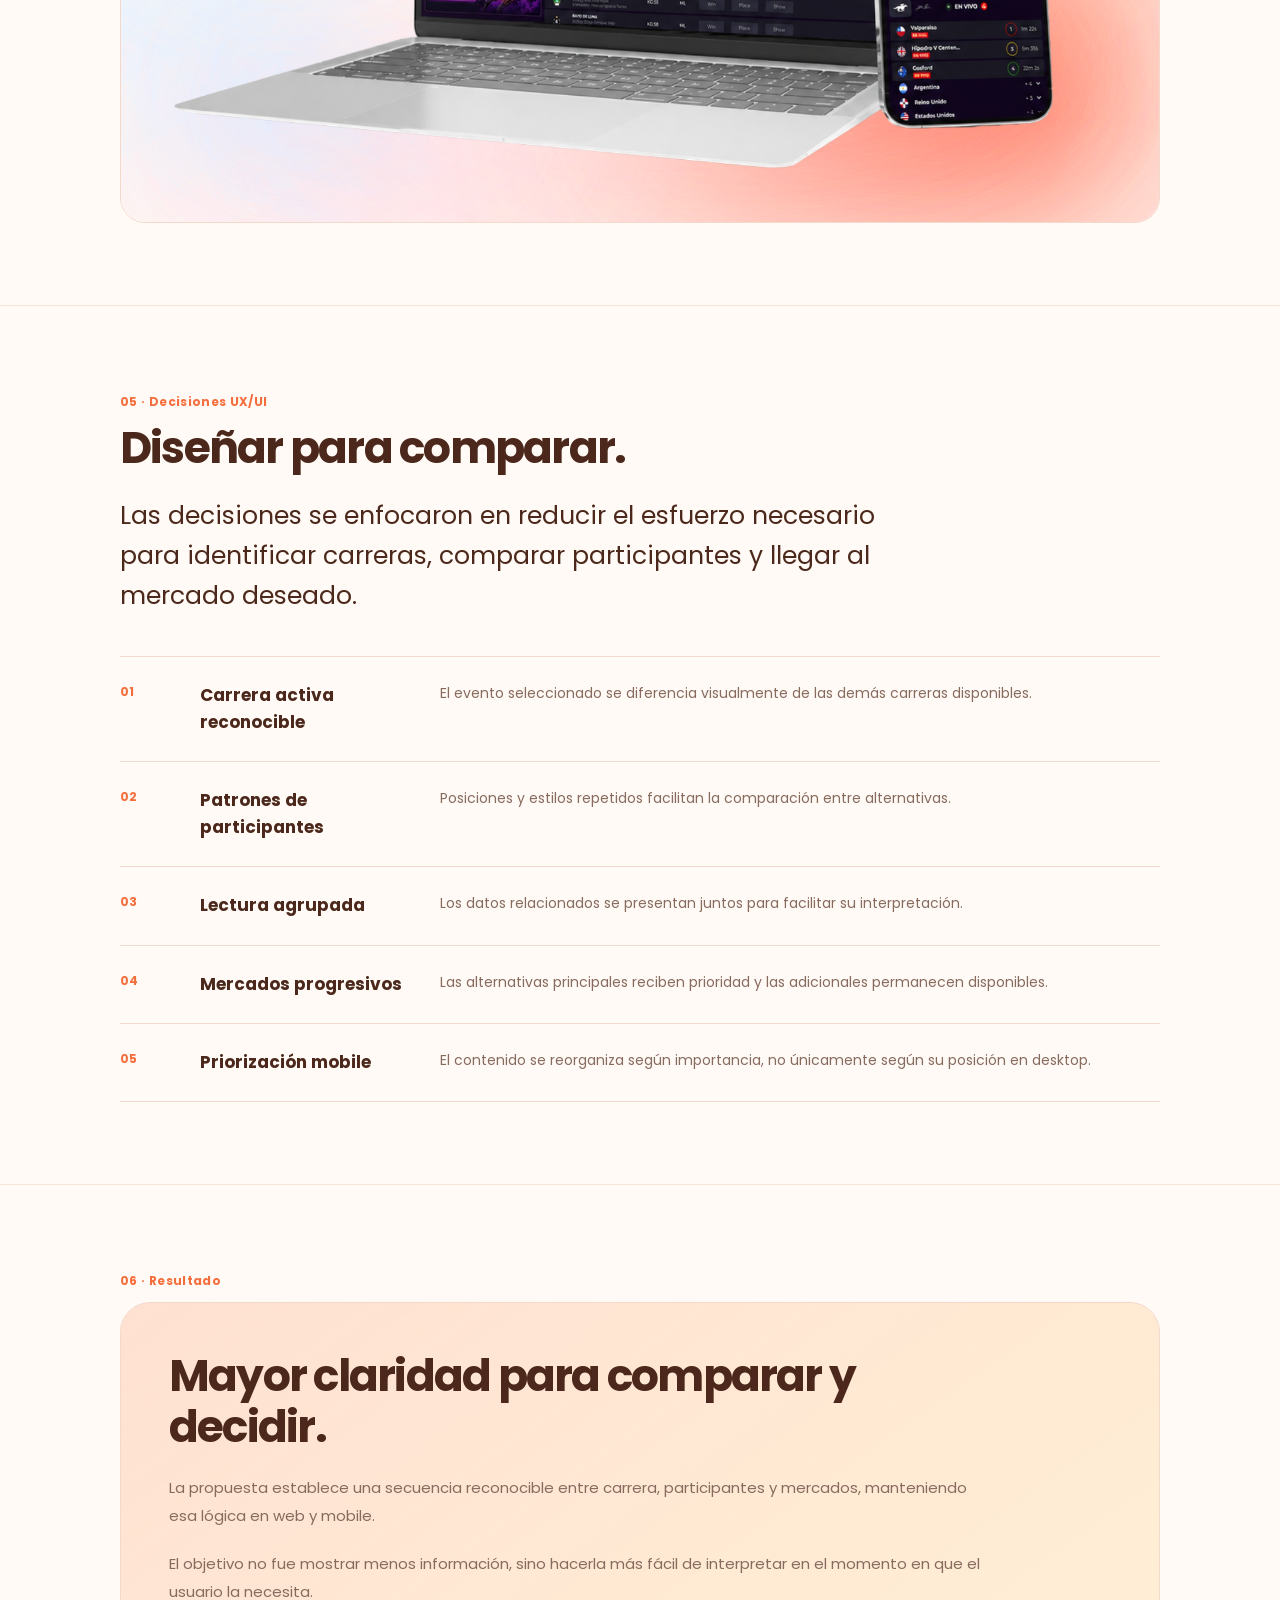
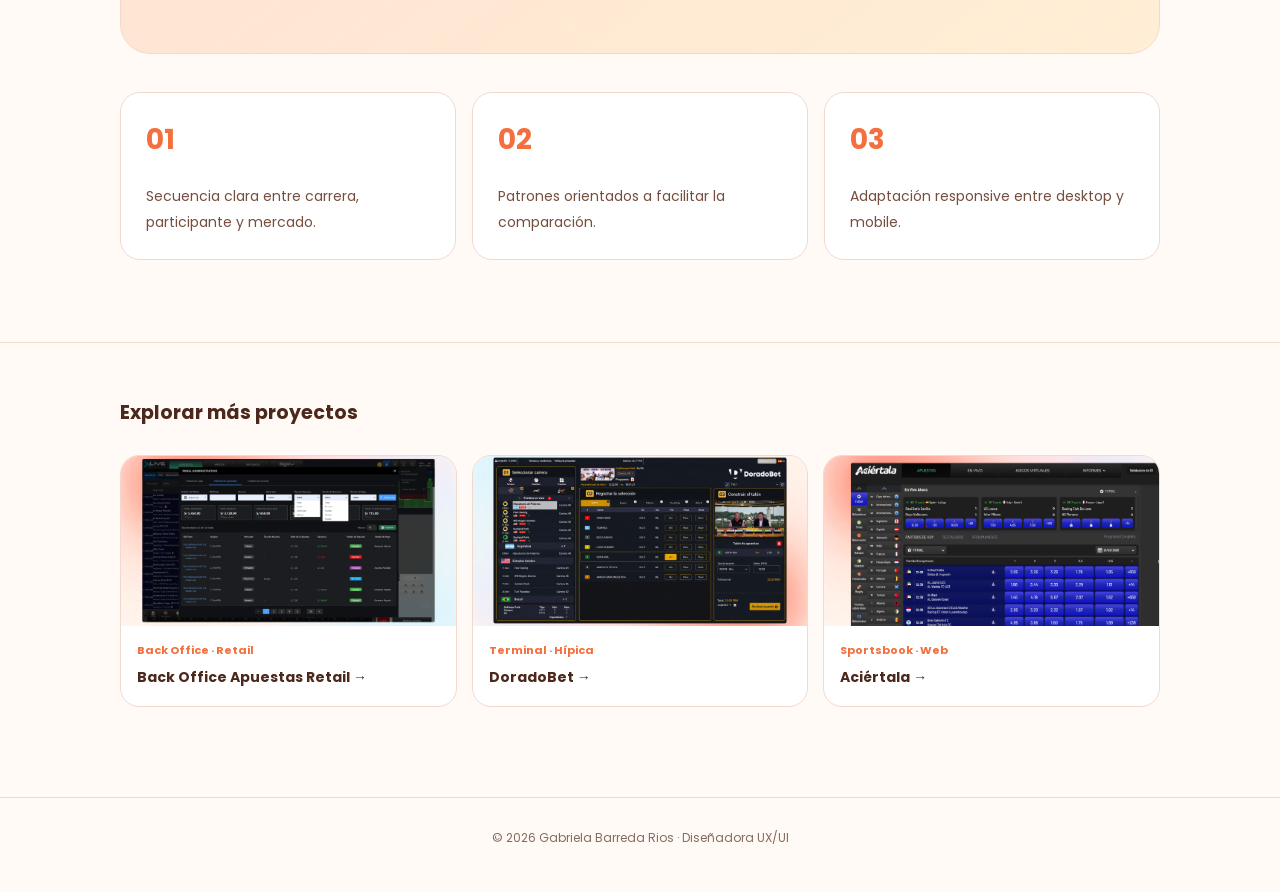
<file: proyecto-universal-race.html>
<!DOCTYPE html>
<html lang="es">

<head>
  <meta charset="UTF-8">
  <meta name="viewport" content="width=device-width, initial-scale=1.0">

  <title>Universal Race | Gabriela Barreda</title>

  <meta
    name="description"
    content="Caso de estudio UX/UI de Universal Race, una plataforma de apuestas hípicas diseñada para web y mobile."
  >

  <link rel="icon" type="image/png" href="images/favicon.png">
  <link rel="apple-touch-icon" href="images/favicon.png">

  <link rel="preconnect" href="https://fonts.googleapis.com">
  <link rel="preconnect" href="https://fonts.gstatic.com" crossorigin>

  <link
    href="https://fonts.googleapis.com/css2?family=Poppins:wght@400;500;600;700;800&display=swap"
    rel="stylesheet"
  >

  <link rel="stylesheet" href="case-study.css">
</head>

<body>

  <div class="case-top">

    <nav class="case-nav">

      <a href="index.html#proyectos">← Proyectos</a>
      <a href="#carrera">Carrera</a>
      <a href="#reto">Reto</a>
      <a href="#arquitectura">Arquitectura</a>
      <a href="#responsive">Responsive</a>
      <a href="#decisiones">Decisiones UX/UI</a>
      <a href="#resultado">Resultado</a>

      <span class="case-language">

        <span class="active-language">ES</span>

        <span>/</span>

        <a
          href="en/proyecto-universal-race.html"
          lang="en"
          aria-label="View this case study in English"
        >
          EN
        </a>

      </span>

    </nav>

  </div>


  <main>

    <section class="case-hero">

      <div class="case-container">

        <div class="case-kicker">
          Plataforma Hípica · Web + Mobile · UX/UI
        </div>

        <h1>
          Entender la carrera
          <span>antes de apostar.</span>
        </h1>

        <p class="case-description">
          Universal Race reúne carreras, participantes y mercados
          que deben interpretarse con rapidez. El trabajo UX/UI
          se centró en facilitar la lectura y comparación de alternativas,
          manteniendo la misma lógica entre desktop y mobile.
        </p>

        <div class="case-cover">
          <img
            src="images/Plataforma Hípica_Universal Race.png"
            alt="Universal Race"
          >
        </div>

        <div class="case-meta">

          <div class="meta-item">
            <strong>Rol</strong>
            <span>Diseñadora UX/UI</span>
          </div>

          <div class="meta-item">
            <strong>Producto</strong>
            <span>Plataforma Hípica</span>
          </div>

          <div class="meta-item">
            <strong>Versiones</strong>
            <span>Web · Mobile</span>
          </div>

          <div class="meta-item">
            <strong>Enfoque</strong>
            <span>UX/UI Responsive</span>
          </div>

        </div>

      </div>

    </section>


    <section class="case-section" id="carrera">

      <div class="case-container">

        <span class="section-label">
          01 · La carrera
        </span>

        <h2>
          Cada evento reúne distintas variables.
        </h2>

        <p class="case-lead">
          Antes de realizar una selección, el usuario necesita identificar
          la carrera, revisar participantes y encontrar las opciones
          de apuesta que le interesan.
        </p>

        <p>
          Cuando todos los elementos compiten visualmente,
          comparar alternativas requiere más esfuerzo.
        </p>

        <p>
          El diseño debía permitir pasar de una vista general
          a una decisión específica sin obligar al usuario
          a memorizar datos entre pantallas.
        </p>

      </div>

    </section>


    <section class="case-section" id="reto">

      <div class="case-container">

        <span class="section-label">
          02 · El reto
        </span>

        <h2>
          Comparar sin depender de la memoria.
        </h2>

        <p class="case-lead">
          El reto no era simplemente mostrar información,
          sino facilitar la comparación antes de realizar una selección.
        </p>

        <div class="challenge-grid">

          <article class="challenge-card">
            <span class="challenge-number">01</span>

            <h3>
              Carreras consecutivas
            </h3>

            <p>
              Diferenciar con claridad la carrera activa
              frente a otros eventos disponibles.
            </p>
          </article>


          <article class="challenge-card">
            <span class="challenge-number">02</span>

            <h3>
              Comparar participantes
            </h3>

            <p>
              Presentar la información mediante patrones estables
              que permitan comparar caballos.
            </p>
          </article>


          <article class="challenge-card">
            <span class="challenge-number">03</span>

            <h3>
              Encontrar mercados
            </h3>

            <p>
              Acceder a distintas opciones de apuesta
              sin dar el mismo peso visual a todas.
            </p>
          </article>

        </div>

      </div>

    </section>


    <section class="case-section" id="arquitectura">

      <div class="case-container">

        <span class="section-label">
          03 · Arquitectura
        </span>

        <h2>
          De la carrera al mercado.
        </h2>

        <p class="case-lead">
          La navegación sigue el orden natural de análisis:
          primero el evento, después sus participantes
          y finalmente las opciones de apuesta.
        </p>

        <div class="modules-grid">

          <article class="module-card">
            <span class="module-tag">NIVEL 01</span>

            <h3>Carrera</h3>

            <p>
              Define el evento que se está revisando
              y funciona como punto de partida.
            </p>
          </article>


          <article class="module-card">
            <span class="module-tag">NIVEL 02</span>

            <h3>Participantes</h3>

            <p>
              Permite revisar y comparar los caballos
              asociados a la carrera seleccionada.
            </p>
          </article>


          <article class="module-card">
            <span class="module-tag">NIVEL 03</span>

            <h3>Mercados</h3>

            <p>
              Presenta las alternativas de apuesta
              disponibles para el evento.
            </p>
          </article>

        </div>


        <div class="case-image">
          <img
            src="images/universal-race-arquitectura.png"
            alt="Arquitectura Universal Race"
          >
        </div>

      </div>

    </section>


    <section class="case-section" id="responsive">

      <div class="case-container">

        <span class="section-label">
          04 · Responsive
        </span>

        <h2>
          Las prioridades cambian según la pantalla.
        </h2>

        <p class="case-lead">
          Desktop permite comparar más elementos simultáneamente.
          Mobile necesita revelar la misma información
          de una manera más progresiva.
        </p>

        <p>
          La adaptación no consistió únicamente en reducir componentes,
          sino en decidir qué debe aparecer primero.
        </p>

        <div class="modules-grid">

          <article class="module-card">
            <span class="module-tag">DESKTOP</span>

            <h3>
              Comparación simultánea
            </h3>

            <p>
              El espacio horizontal permite mantener
              más participantes y datos visibles.
            </p>
          </article>


          <article class="module-card">
            <span class="module-tag">MOBILE</span>

            <h3>
              Lectura progresiva
            </h3>

            <p>
              El contenido sigue una secuencia vertical
              y prioriza la siguiente decisión.
            </p>
          </article>


          <article class="module-card">
            <span class="module-tag">ADAPTACIÓN</span>

            <h3>
              Referencias compartidas
            </h3>

            <p>
              Carrera, participantes y mercados mantienen
              una relación reconocible entre dispositivos.
            </p>
          </article>

        </div>


        <div class="case-image">
          <img
            src="images/universal-race-responsive.png"
            alt="Universal Race en desktop y mobile"
          >
        </div>

      </div>

    </section>


    <section class="case-section" id="decisiones">

      <div class="case-container">

        <span class="section-label">
          05 · Decisiones UX/UI
        </span>

        <h2>
          Diseñar para comparar.
        </h2>

        <p class="case-lead">
          Las decisiones se enfocaron en reducir el esfuerzo necesario
          para identificar carreras, comparar participantes
          y llegar al mercado deseado.
        </p>

        <div class="decisions-list">

          <article class="decision-item">
            <span class="decision-number">01</span>
            <h3>Carrera activa reconocible</h3>
            <p>
              El evento seleccionado se diferencia visualmente
              de las demás carreras disponibles.
            </p>
          </article>

          <article class="decision-item">
            <span class="decision-number">02</span>
            <h3>Patrones de participantes</h3>
            <p>
              Posiciones y estilos repetidos facilitan
              la comparación entre alternativas.
            </p>
          </article>

          <article class="decision-item">
            <span class="decision-number">03</span>
            <h3>Lectura agrupada</h3>
            <p>
              Los datos relacionados se presentan juntos
              para facilitar su interpretación.
            </p>
          </article>

          <article class="decision-item">
            <span class="decision-number">04</span>
            <h3>Mercados progresivos</h3>
            <p>
              Las alternativas principales reciben prioridad
              y las adicionales permanecen disponibles.
            </p>
          </article>

          <article class="decision-item">
            <span class="decision-number">05</span>
            <h3>Priorización mobile</h3>
            <p>
              El contenido se reorganiza según importancia,
              no únicamente según su posición en desktop.
            </p>
          </article>

        </div>

      </div>

    </section>


    <section class="case-section" id="resultado">

      <div class="case-container">

        <span class="section-label">
          06 · Resultado
        </span>

        <div class="result-box">

          <h2>
            Mayor claridad para comparar y decidir.
          </h2>

          <p>
            La propuesta establece una secuencia reconocible
            entre carrera, participantes y mercados,
            manteniendo esa lógica en web y mobile.
          </p>

          <p>
            El objetivo no fue mostrar menos información,
            sino hacerla más fácil de interpretar
            en el momento en que el usuario la necesita.
          </p>

        </div>

        <div class="results-grid">

          <article class="result-card">
            <strong>01</strong>
            <span>Secuencia clara entre carrera, participante y mercado.</span>
          </article>

          <article class="result-card">
            <strong>02</strong>
            <span>Patrones orientados a facilitar la comparación.</span>
          </article>

          <article class="result-card">
            <strong>03</strong>
            <span>Adaptación responsive entre desktop y mobile.</span>
          </article>

        </div>

      </div>

    </section>


    <section class="explore-section">

      <div class="case-container">

        <h2>Explorar más proyectos</h2>

        <div class="explore-grid">

          <a class="explore-card" href="proyecto-retail.html">
            <img
              src="images/Back Office_Apuestas Retail.png"
              alt="Back Office Apuestas Retail"
            >

            <div class="explore-info">
              <span>Back Office · Retail</span>
              <strong>Back Office Apuestas Retail →</strong>
            </div>
          </a>


          <a class="explore-card" href="proyecto-doradobet.html">
            <img
              src="images/Plataforma Hipica_DoradoBet.png"
              alt="DoradoBet"
            >

            <div class="explore-info">
              <span>Terminal · Hípica</span>
              <strong>DoradoBet →</strong>
            </div>
          </a>


          <a class="explore-card" href="proyecto-aciertala.html">
            <img
              src="images/Plataforma Sportsbook_Aciértala.png"
              alt="Aciértala"
            >

            <div class="explore-info">
              <span>Sportsbook · Web</span>
              <strong>Aciértala →</strong>
            </div>
          </a>

        </div>

      </div>

    </section>

  </main>


  <footer class="case-footer">
    <div class="case-container">
      © 2026 Gabriela Barreda Rios · Diseñadora UX/UI
    </div>
  </footer>

</body>
</html>
</file>
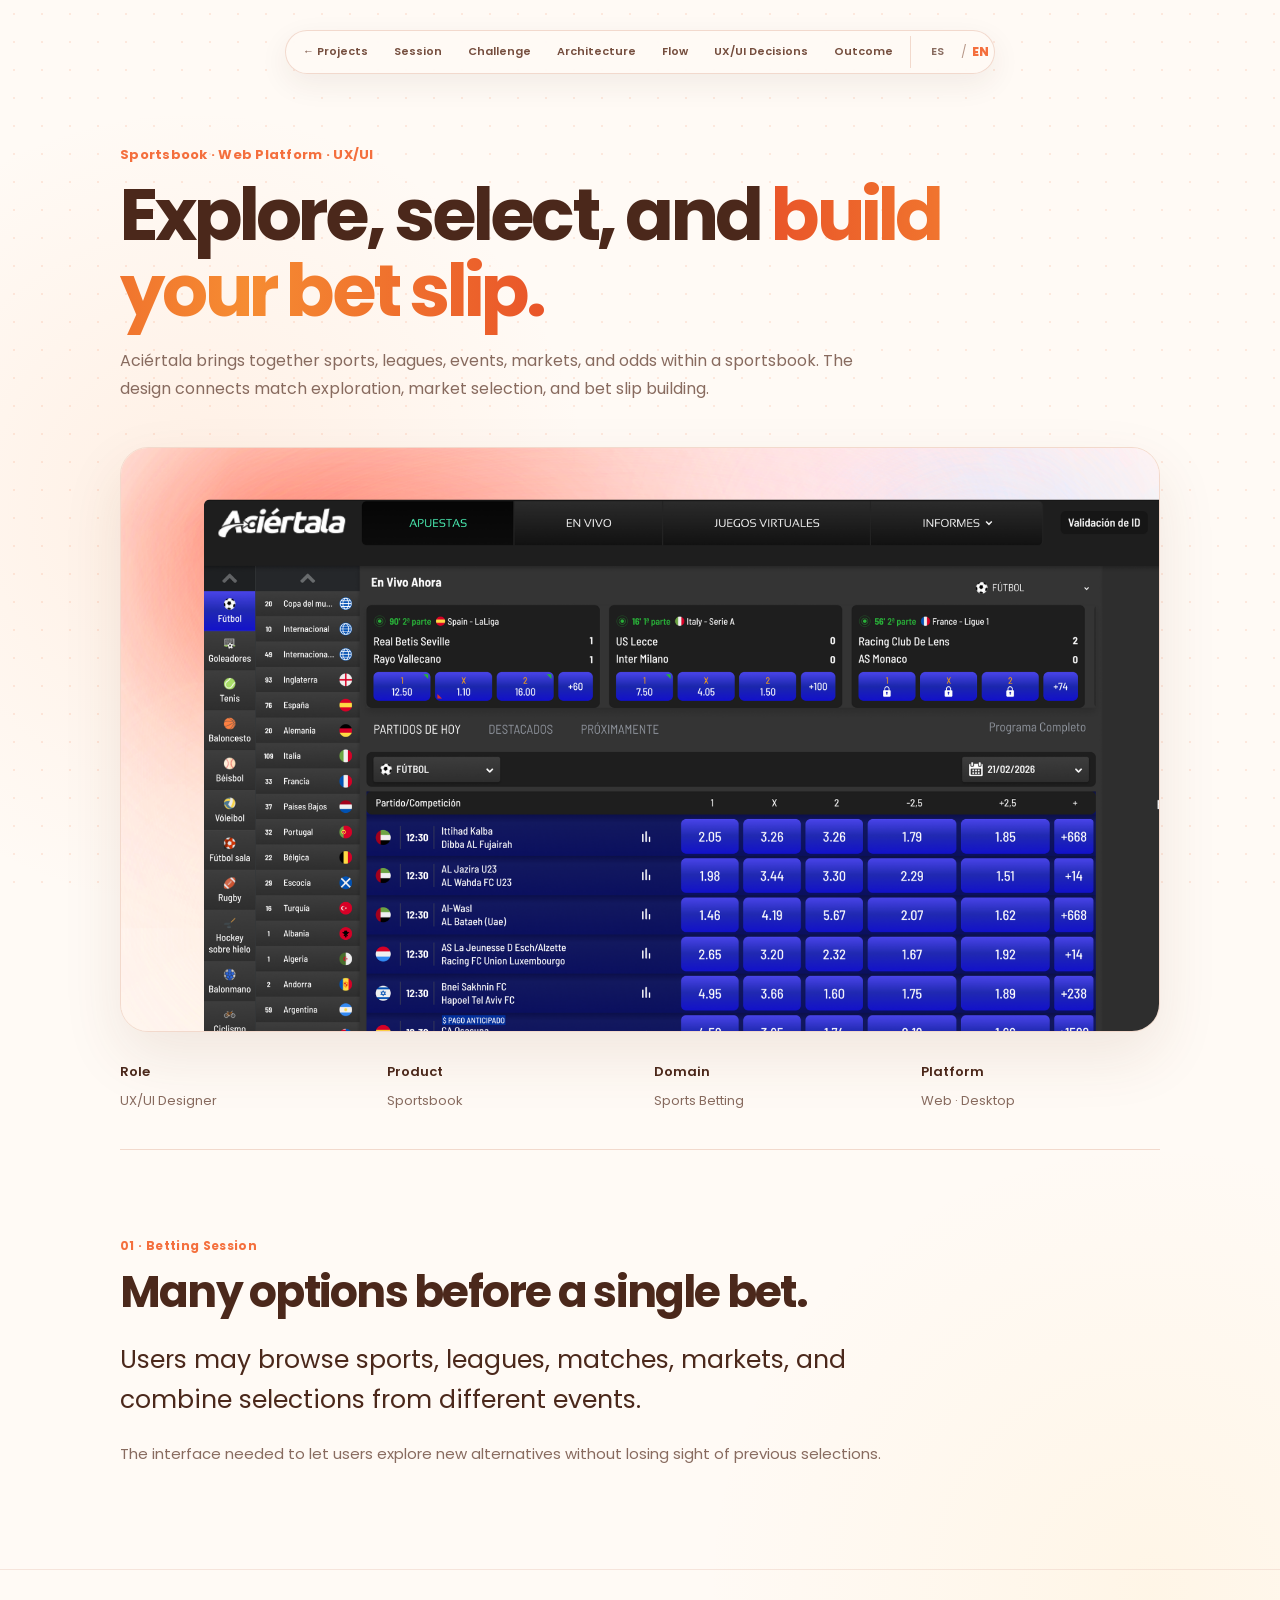
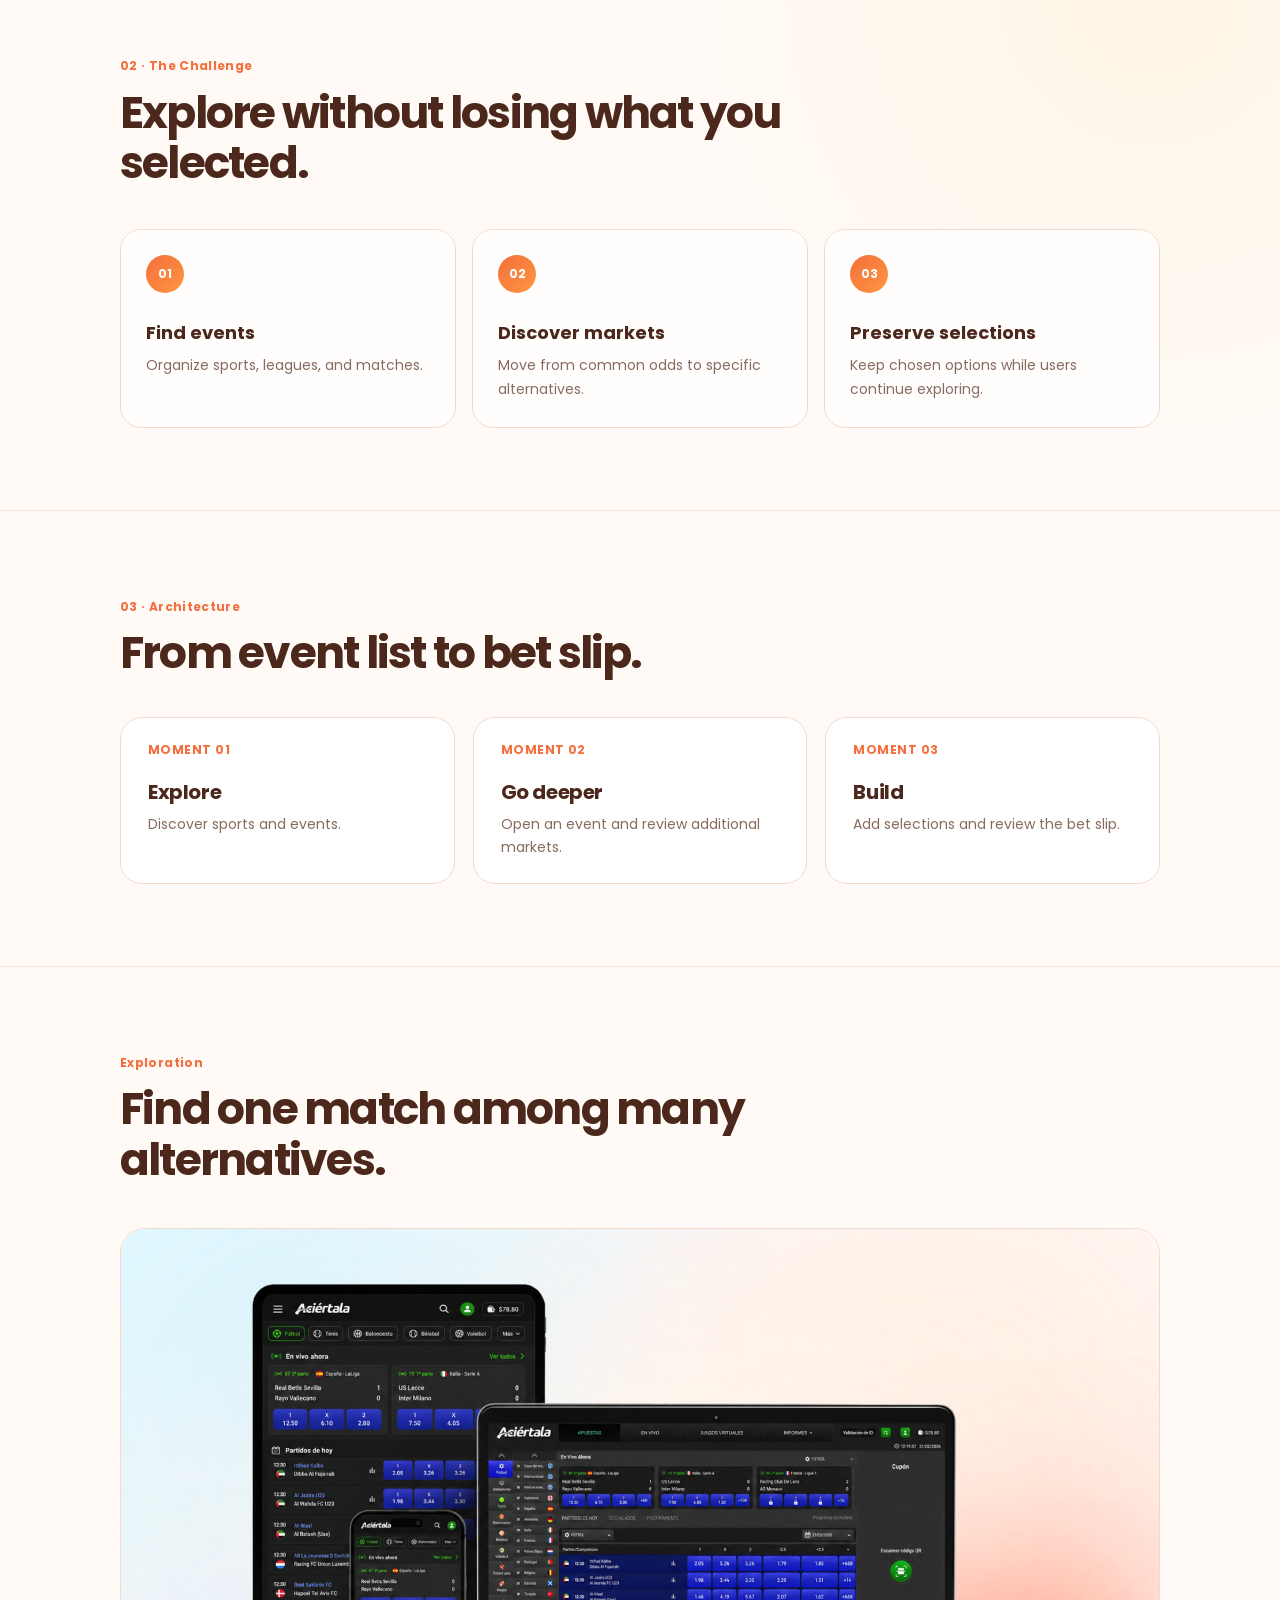
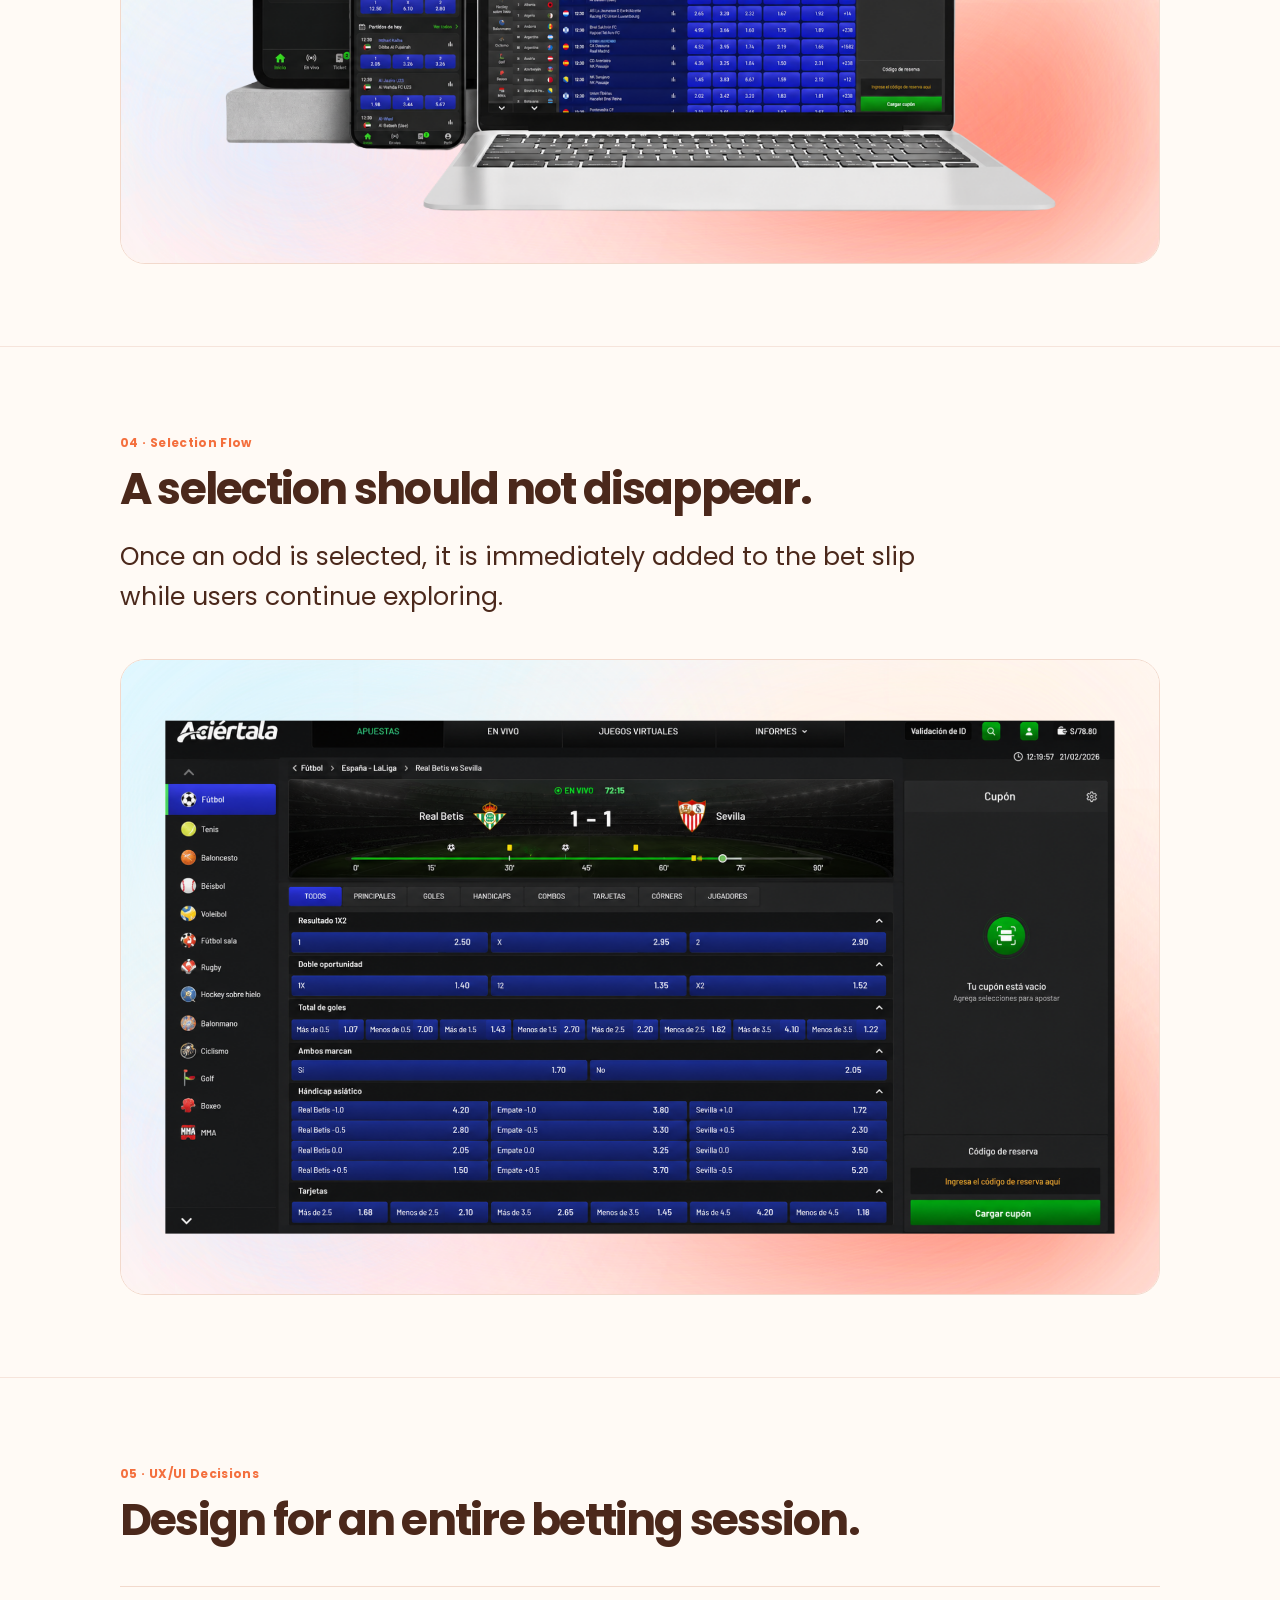
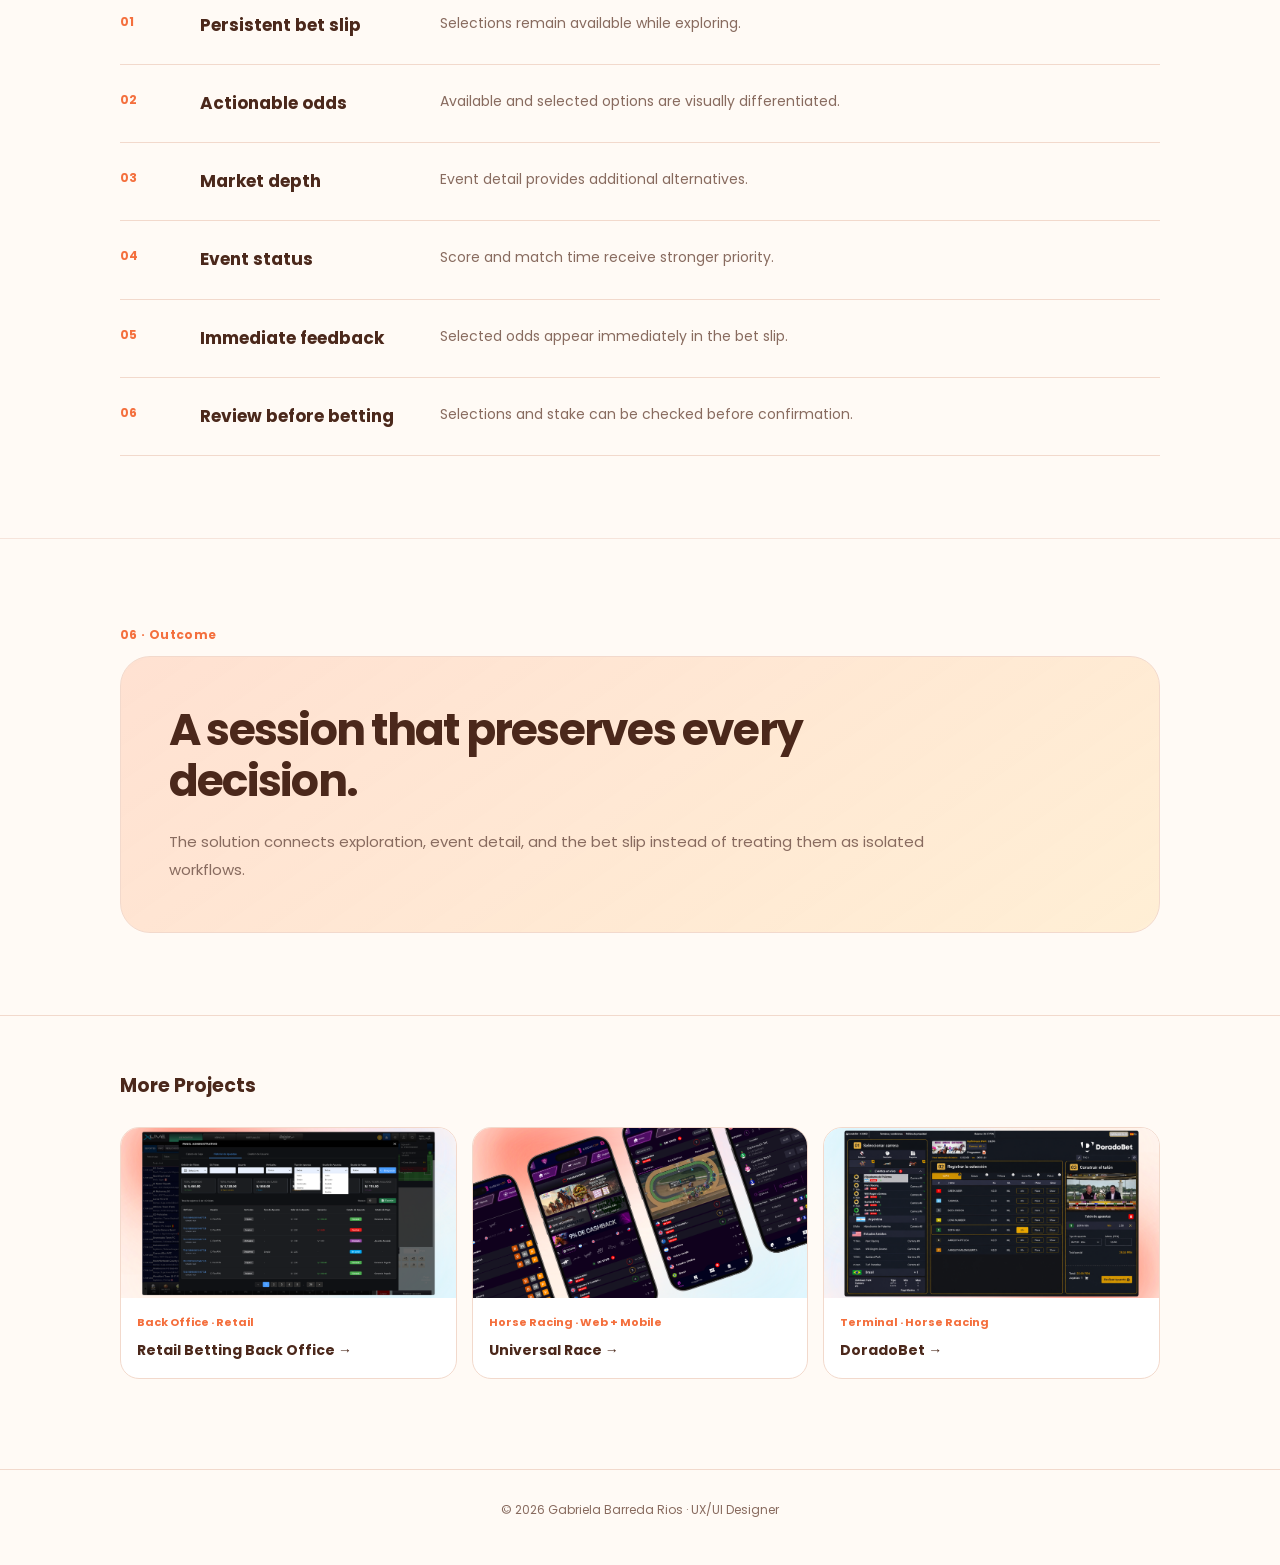
<file: en/proyecto-aciertala.html>
<!DOCTYPE html>
<html lang="en">

<head>
  <meta charset="UTF-8">
  <meta name="viewport" content="width=device-width, initial-scale=1.0">

  <title>Aciértala Sportsbook | Gabriela Barreda</title>

  <link rel="icon" type="image/png" href="../images/favicon.png">
  <link rel="apple-touch-icon" href="../images/favicon.png">

  <link rel="preconnect" href="https://fonts.googleapis.com">
  <link rel="preconnect" href="https://fonts.gstatic.com" crossorigin>

  <link
    href="https://fonts.googleapis.com/css2?family=Poppins:wght@400;500;600;700;800&display=swap"
    rel="stylesheet"
  >

  <link rel="stylesheet" href="../case-study.css">
</head>

<body>

  <div class="case-top">

    <nav class="case-nav">

      <a href="index.html#projects">← Projects</a>
      <a href="#session">Session</a>
      <a href="#challenge">Challenge</a>
      <a href="#architecture">Architecture</a>
      <a href="#flow">Flow</a>
      <a href="#decisions">UX/UI Decisions</a>
      <a href="#outcome">Outcome</a>

      <span class="case-language">

        <a
          href="../proyecto-aciertala.html"
          lang="es"
        >
          ES
        </a>

        <span>/</span>

        <span class="active-language">EN</span>

      </span>

    </nav>

  </div>


  <main>

    <section class="case-hero">

      <div class="case-container">

        <div class="case-kicker">
          Sportsbook · Web Platform · UX/UI
        </div>

        <h1>
          Explore, select, and
          <span>build your bet slip.</span>
        </h1>

        <p class="case-description">
          Aciértala brings together sports, leagues, events,
          markets, and odds within a sportsbook.
          The design connects match exploration,
          market selection, and bet slip building.
        </p>

        <div class="case-cover">
          <img
            src="../images/Plataforma Sportsbook_Aciértala.png"
            alt="Aciértala Sportsbook"
          >
        </div>

        <div class="case-meta">

          <div class="meta-item">
            <strong>Role</strong>
            <span>UX/UI Designer</span>
          </div>

          <div class="meta-item">
            <strong>Product</strong>
            <span>Sportsbook</span>
          </div>

          <div class="meta-item">
            <strong>Domain</strong>
            <span>Sports Betting</span>
          </div>

          <div class="meta-item">
            <strong>Platform</strong>
            <span>Web · Desktop</span>
          </div>

        </div>

      </div>

    </section>


    <section class="case-section" id="session">

      <div class="case-container">

        <span class="section-label">01 · Betting Session</span>

        <h2>
          Many options before a single bet.
        </h2>

        <p class="case-lead">
          Users may browse sports, leagues, matches,
          markets, and combine selections from different events.
        </p>

        <p>
          The interface needed to let users explore new alternatives
          without losing sight of previous selections.
        </p>

      </div>

    </section>


    <section class="case-section" id="challenge">

      <div class="case-container">

        <span class="section-label">02 · The Challenge</span>

        <h2>
          Explore without losing what you selected.
        </h2>

        <div class="challenge-grid">

          <article class="challenge-card">
            <span class="challenge-number">01</span>
            <h3>Find events</h3>
            <p>Organize sports, leagues, and matches.</p>
          </article>

          <article class="challenge-card">
            <span class="challenge-number">02</span>
            <h3>Discover markets</h3>
            <p>Move from common odds to specific alternatives.</p>
          </article>

          <article class="challenge-card">
            <span class="challenge-number">03</span>
            <h3>Preserve selections</h3>
            <p>Keep chosen options while users continue exploring.</p>
          </article>

        </div>

      </div>

    </section>


    <section class="case-section" id="architecture">

      <div class="case-container">

        <span class="section-label">03 · Architecture</span>

        <h2>
          From event list to bet slip.
        </h2>

        <div class="modules-grid">

          <article class="module-card">
            <span class="module-tag">MOMENT 01</span>
            <h3>Explore</h3>
            <p>Discover sports and events.</p>
          </article>

          <article class="module-card">
            <span class="module-tag">MOMENT 02</span>
            <h3>Go deeper</h3>
            <p>Open an event and review additional markets.</p>
          </article>

          <article class="module-card">
            <span class="module-tag">MOMENT 03</span>
            <h3>Build</h3>
            <p>Add selections and review the bet slip.</p>
          </article>

        </div>

      </div>

    </section>


    <section class="case-section">

      <div class="case-container">

        <span class="section-label">Exploration</span>

        <h2>
          Find one match among many alternatives.
        </h2>

        <div class="case-image">
          <img
            src="../images/aciertala-exploracion.png"
            alt="Aciértala exploration"
          >
        </div>

      </div>

    </section>


    <section class="case-section" id="flow">

      <div class="case-container">

        <span class="section-label">04 · Selection Flow</span>

        <h2>
          A selection should not disappear.
        </h2>

        <p class="case-lead">
          Once an odd is selected, it is immediately
          added to the bet slip while users continue exploring.
        </p>

        <div class="case-image">
          <img
            src="../images/aciertala-flujo-seleccion.png"
            alt="Aciértala selection flow"
          >
        </div>

      </div>

    </section>


    <section class="case-section" id="decisions">

      <div class="case-container">

        <span class="section-label">05 · UX/UI Decisions</span>

        <h2>
          Design for an entire betting session.
        </h2>

        <div class="decisions-list">

          <article class="decision-item">
            <span class="decision-number">01</span>
            <h3>Persistent bet slip</h3>
            <p>Selections remain available while exploring.</p>
          </article>

          <article class="decision-item">
            <span class="decision-number">02</span>
            <h3>Actionable odds</h3>
            <p>Available and selected options are visually differentiated.</p>
          </article>

          <article class="decision-item">
            <span class="decision-number">03</span>
            <h3>Market depth</h3>
            <p>Event detail provides additional alternatives.</p>
          </article>

          <article class="decision-item">
            <span class="decision-number">04</span>
            <h3>Event status</h3>
            <p>Score and match time receive stronger priority.</p>
          </article>

          <article class="decision-item">
            <span class="decision-number">05</span>
            <h3>Immediate feedback</h3>
            <p>Selected odds appear immediately in the bet slip.</p>
          </article>

          <article class="decision-item">
            <span class="decision-number">06</span>
            <h3>Review before betting</h3>
            <p>Selections and stake can be checked before confirmation.</p>
          </article>

        </div>

      </div>

    </section>


    <section class="case-section" id="outcome">

      <div class="case-container">

        <span class="section-label">06 · Outcome</span>

        <div class="result-box">

          <h2>
            A session that preserves every decision.
          </h2>

          <p>
            The solution connects exploration,
            event detail, and the bet slip
            instead of treating them as isolated workflows.
          </p>

        </div>

      </div>

    </section>


    <section class="explore-section">

      <div class="case-container">

        <h2>More Projects</h2>

        <div class="explore-grid">

          <a class="explore-card" href="proyecto-retail.html">
            <img src="../images/Back Office_Apuestas Retail.png" alt="Retail">
            <div class="explore-info">
              <span>Back Office · Retail</span>
              <strong>Retail Betting Back Office →</strong>
            </div>
          </a>

          <a class="explore-card" href="proyecto-universal-race.html">
            <img src="../images/Plataforma Hípica_Universal Race.png" alt="Universal Race">
            <div class="explore-info">
              <span>Horse Racing · Web + Mobile</span>
              <strong>Universal Race →</strong>
            </div>
          </a>

          <a class="explore-card" href="proyecto-doradobet.html">
            <img src="../images/Plataforma Hipica_DoradoBet.png" alt="DoradoBet">
            <div class="explore-info">
              <span>Terminal · Horse Racing</span>
              <strong>DoradoBet →</strong>
            </div>
          </a>

        </div>

      </div>

    </section>

  </main>


  <footer class="case-footer">
    <div class="case-container">
      © 2026 Gabriela Barreda Rios · UX/UI Designer
    </div>
  </footer>

</body>
</html>
</file>
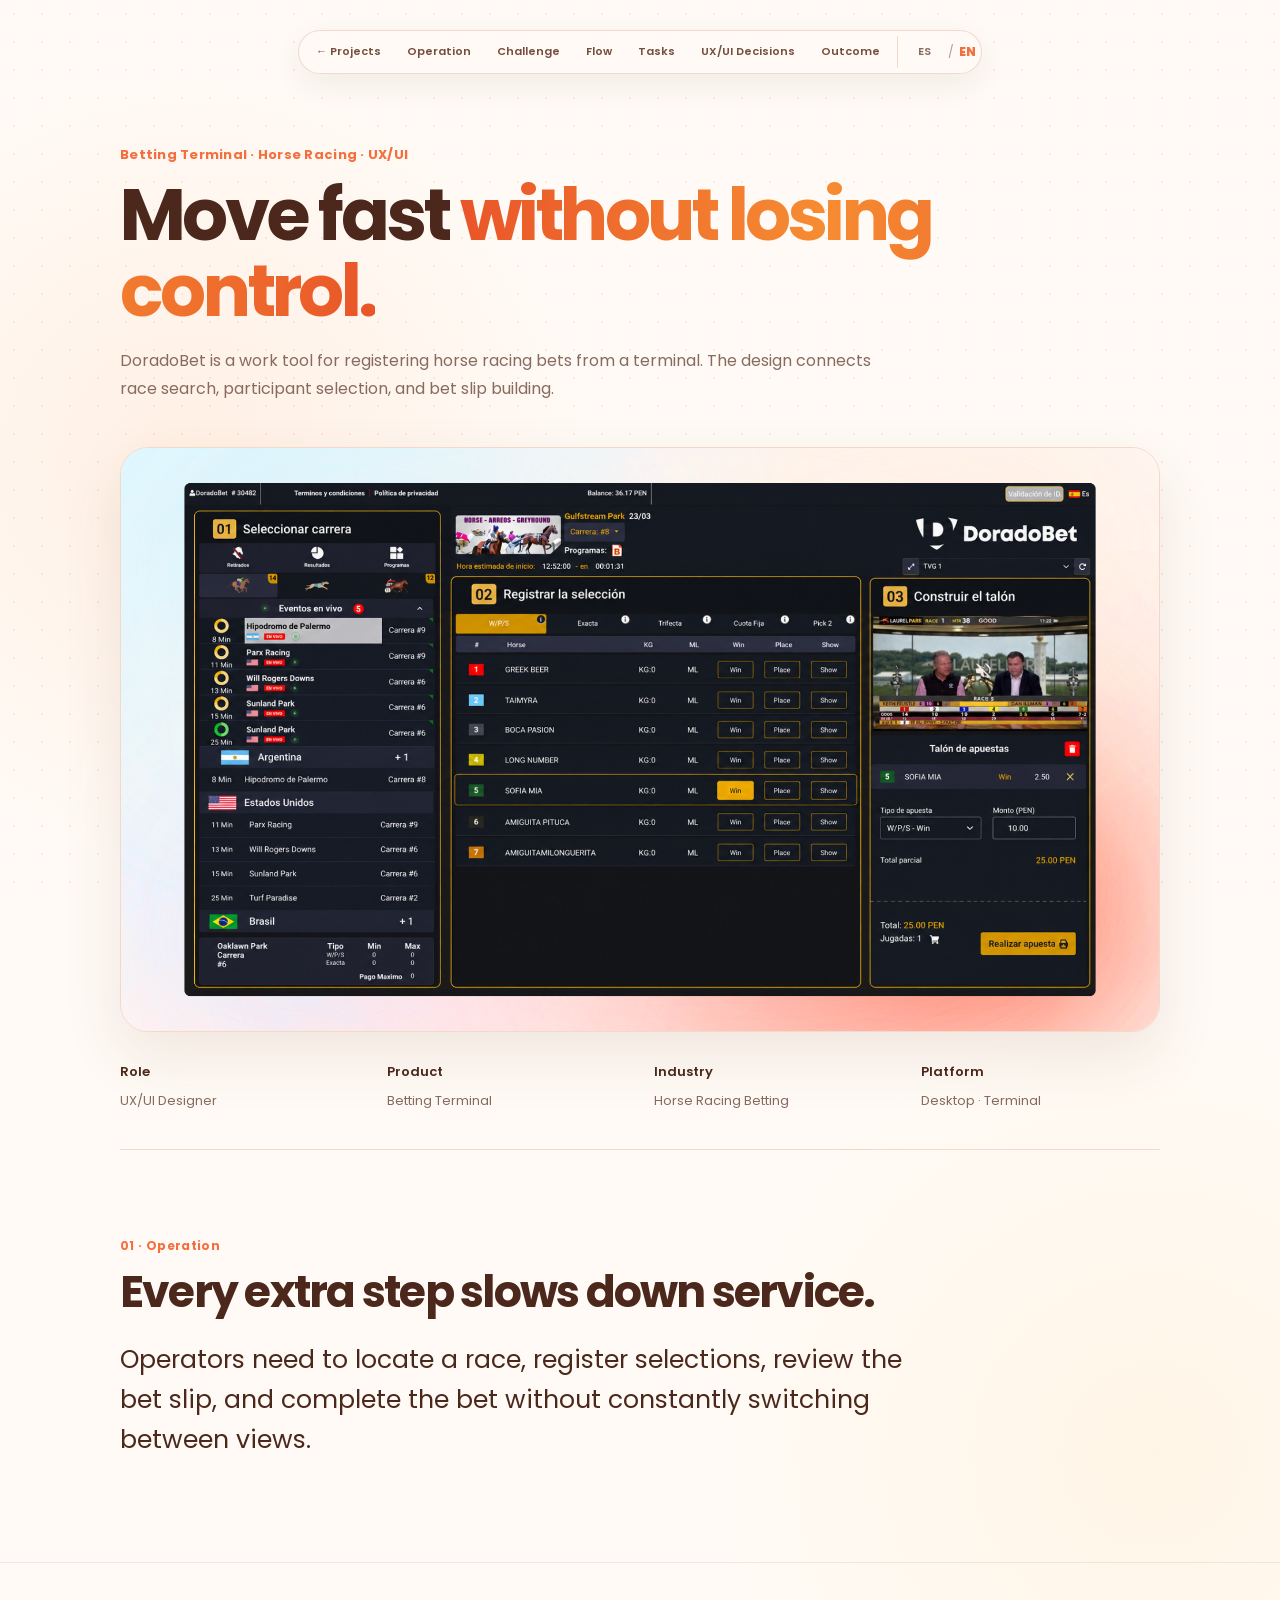
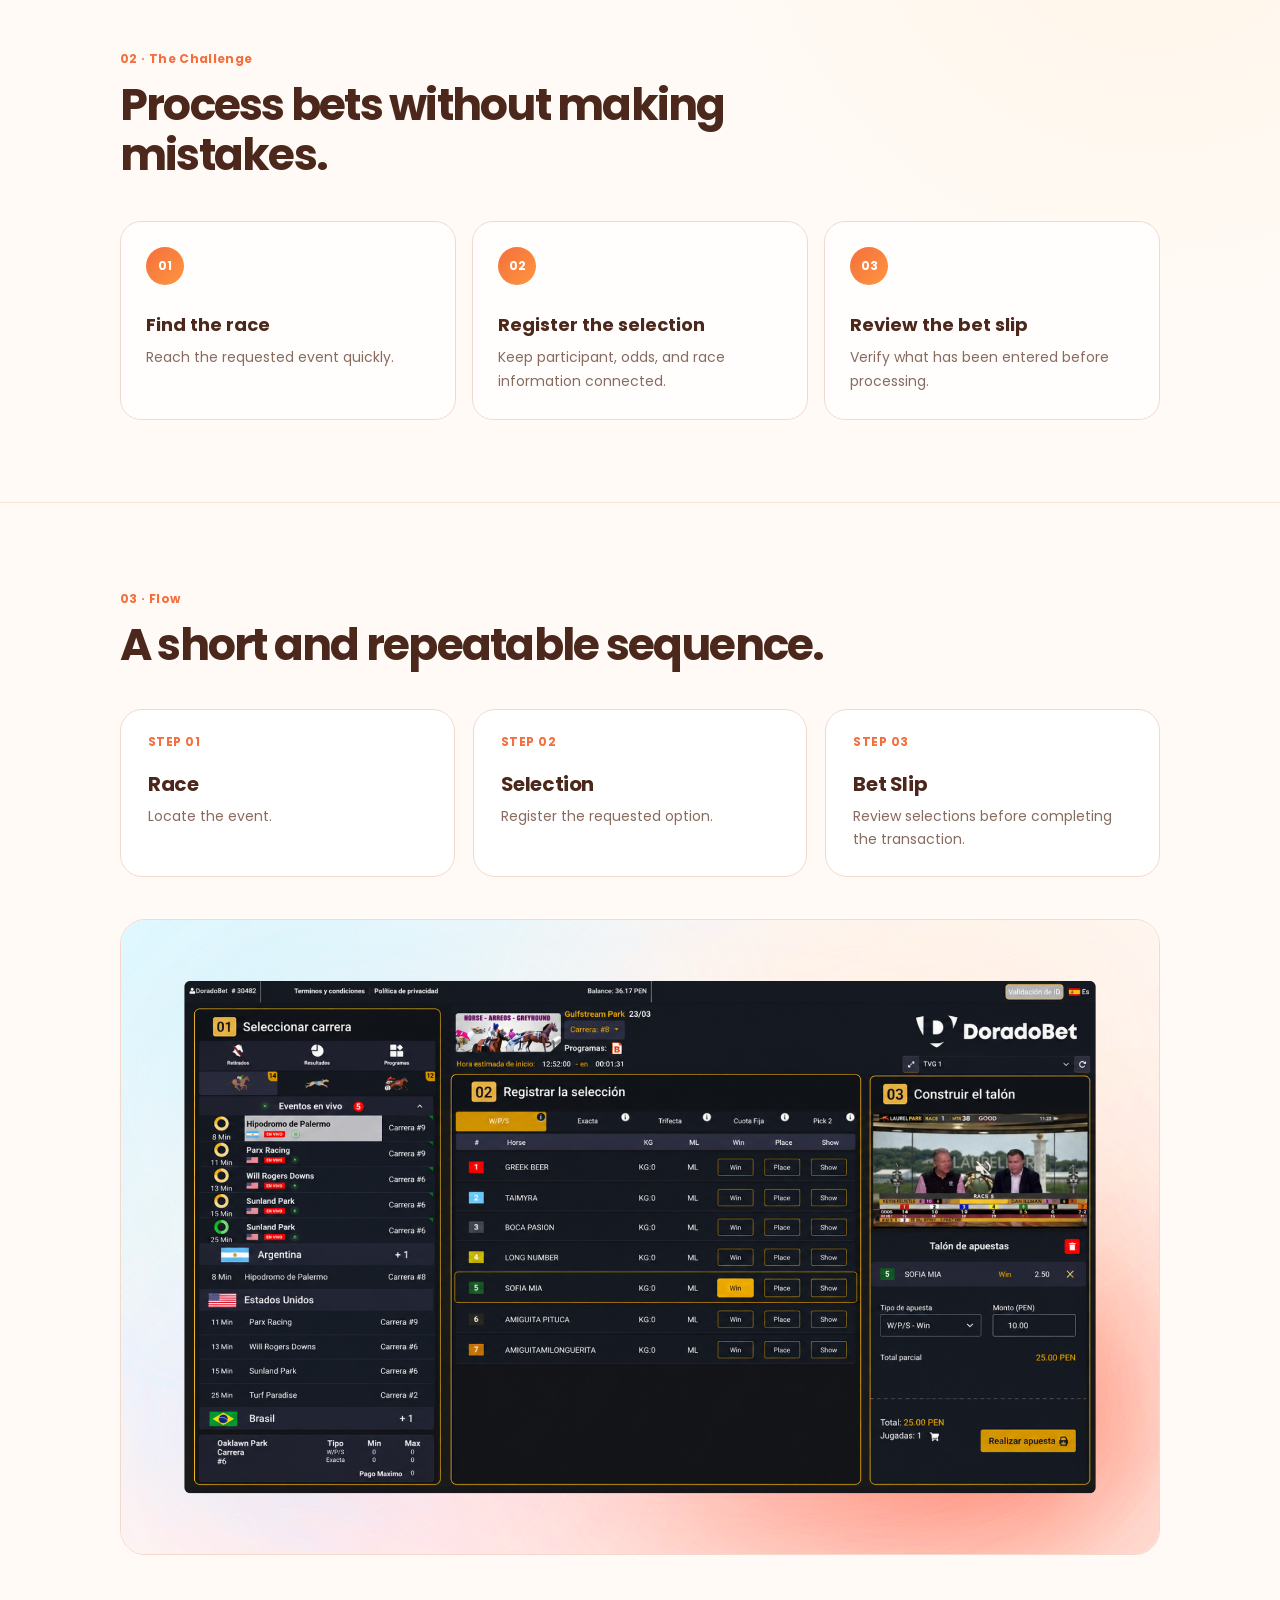
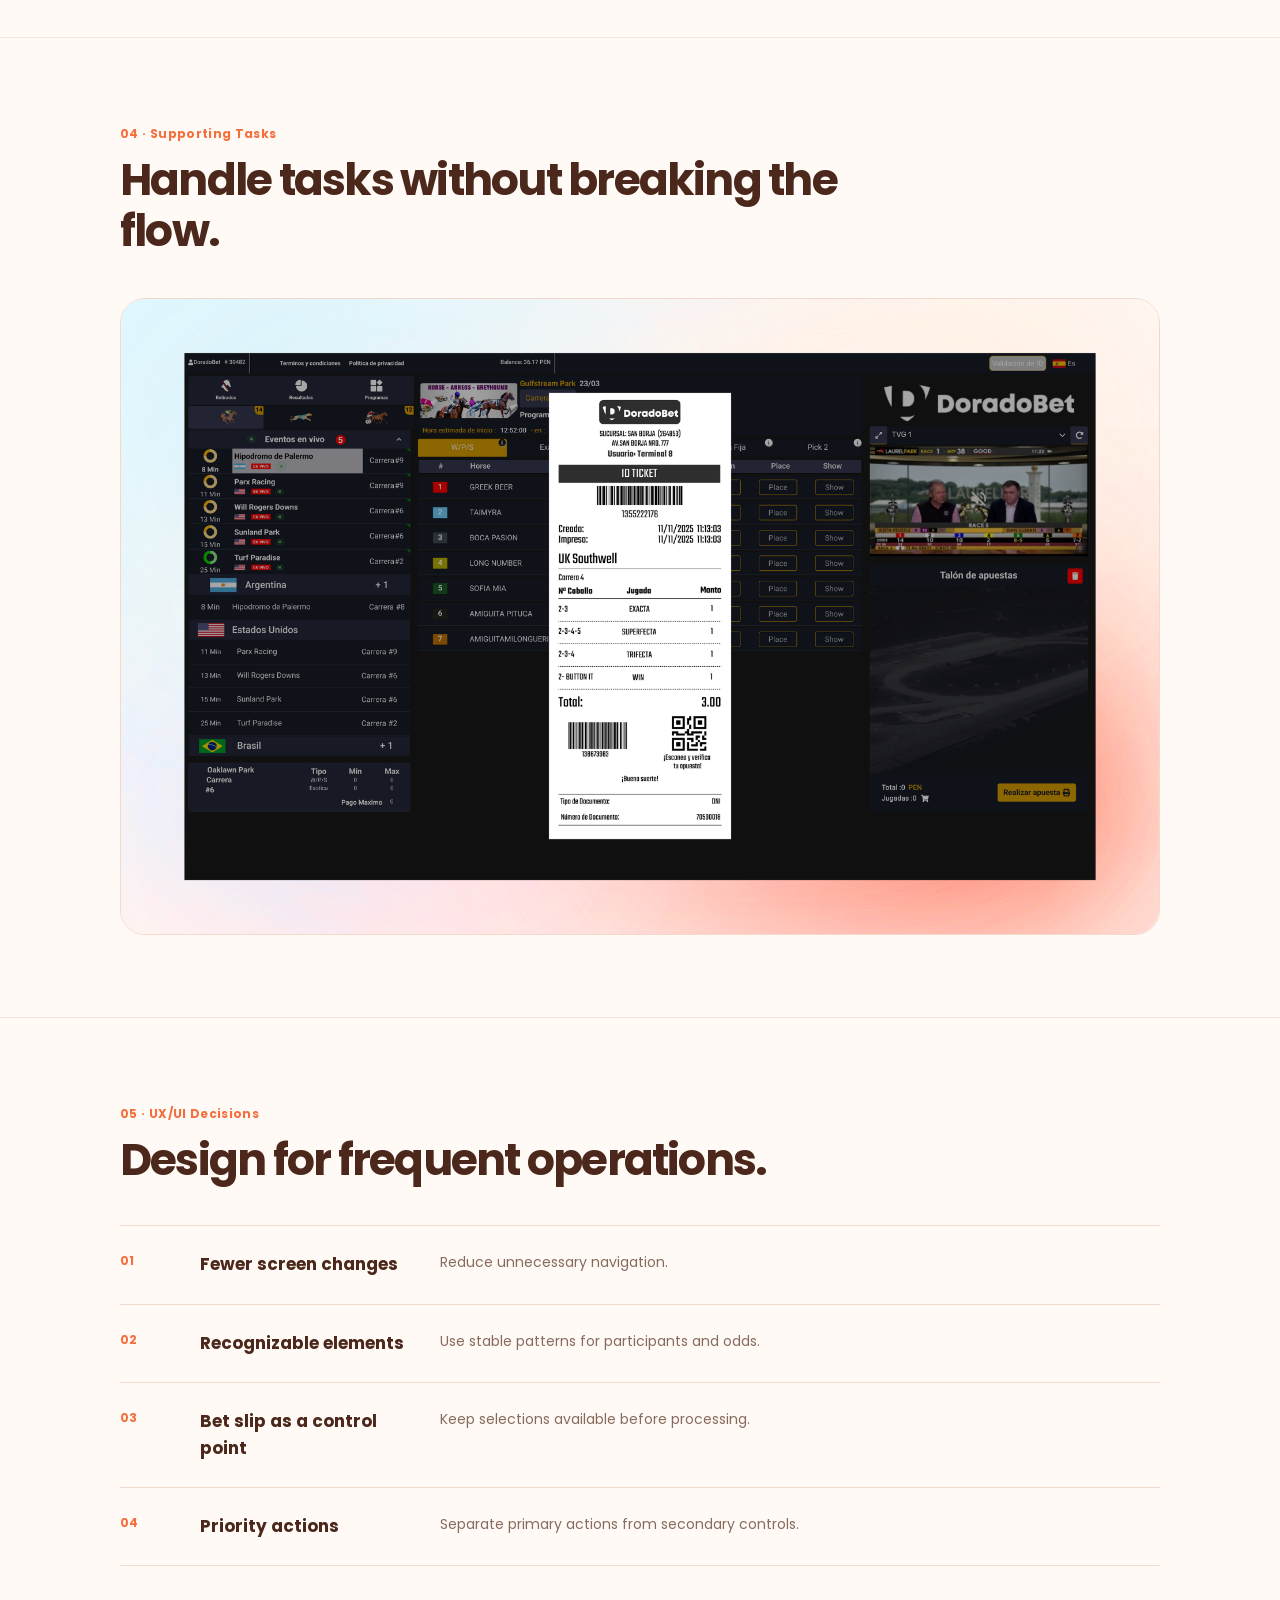
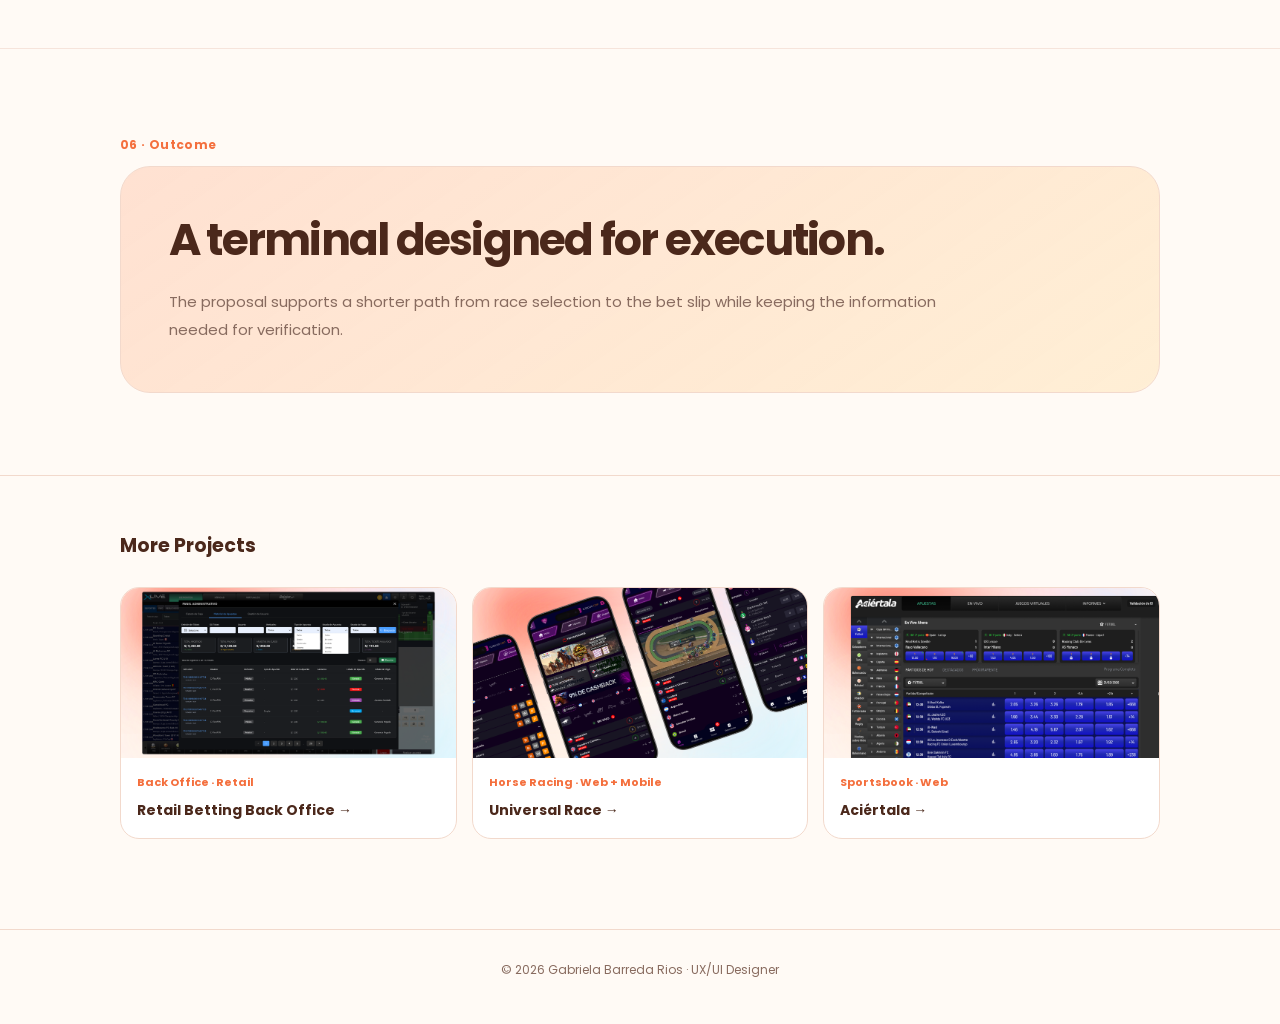
<file: en/proyecto-doradobet.html>
<!DOCTYPE html>
<html lang="en">

<head>
  <meta charset="UTF-8">
  <meta name="viewport" content="width=device-width, initial-scale=1.0">

  <title>DoradoBet | Gabriela Barreda</title>

  <link rel="icon" type="image/png" href="../images/favicon.png">
  <link rel="apple-touch-icon" href="../images/favicon.png">

  <link rel="preconnect" href="https://fonts.googleapis.com">
  <link rel="preconnect" href="https://fonts.gstatic.com" crossorigin>

  <link
    href="https://fonts.googleapis.com/css2?family=Poppins:wght@400;500;600;700;800&display=swap"
    rel="stylesheet"
  >

  <link rel="stylesheet" href="../case-study.css">
</head>

<body>

  <div class="case-top">

    <nav class="case-nav">

      <a href="index.html#projects">← Projects</a>
      <a href="#operation">Operation</a>
      <a href="#challenge">Challenge</a>
      <a href="#flow">Flow</a>
      <a href="#tasks">Tasks</a>
      <a href="#decisions">UX/UI Decisions</a>
      <a href="#outcome">Outcome</a>

      <span class="case-language">

        <a
          href="../proyecto-doradobet.html"
          lang="es"
        >
          ES
        </a>

        <span>/</span>

        <span class="active-language">EN</span>

      </span>

    </nav>

  </div>


  <main>

    <section class="case-hero">

      <div class="case-container">

        <div class="case-kicker">
          Betting Terminal · Horse Racing · UX/UI
        </div>

        <h1>
          Move fast
          <span>without losing control.</span>
        </h1>

        <p class="case-description">
          DoradoBet is a work tool for registering horse racing bets
          from a terminal. The design connects race search,
          participant selection, and bet slip building.
        </p>

        <div class="case-cover">
          <img
            src="../images/Plataforma Hipica_DoradoBet.png"
            alt="DoradoBet"
          >
        </div>

        <div class="case-meta">

          <div class="meta-item">
            <strong>Role</strong>
            <span>UX/UI Designer</span>
          </div>

          <div class="meta-item">
            <strong>Product</strong>
            <span>Betting Terminal</span>
          </div>

          <div class="meta-item">
            <strong>Industry</strong>
            <span>Horse Racing Betting</span>
          </div>

          <div class="meta-item">
            <strong>Platform</strong>
            <span>Desktop · Terminal</span>
          </div>

        </div>

      </div>

    </section>


    <section class="case-section" id="operation">

      <div class="case-container">

        <span class="section-label">01 · Operation</span>

        <h2>
          Every extra step slows down service.
        </h2>

        <p class="case-lead">
          Operators need to locate a race, register selections,
          review the bet slip, and complete the bet
          without constantly switching between views.
        </p>

      </div>

    </section>


    <section class="case-section" id="challenge">

      <div class="case-container">

        <span class="section-label">02 · The Challenge</span>

        <h2>
          Process bets without making mistakes.
        </h2>

        <div class="challenge-grid">

          <article class="challenge-card">
            <span class="challenge-number">01</span>
            <h3>Find the race</h3>
            <p>Reach the requested event quickly.</p>
          </article>

          <article class="challenge-card">
            <span class="challenge-number">02</span>
            <h3>Register the selection</h3>
            <p>Keep participant, odds, and race information connected.</p>
          </article>

          <article class="challenge-card">
            <span class="challenge-number">03</span>
            <h3>Review the bet slip</h3>
            <p>Verify what has been entered before processing.</p>
          </article>

        </div>

      </div>

    </section>


    <section class="case-section" id="flow">

      <div class="case-container">

        <span class="section-label">03 · Flow</span>

        <h2>
          A short and repeatable sequence.
        </h2>

        <div class="modules-grid">

          <article class="module-card">
            <span class="module-tag">STEP 01</span>
            <h3>Race</h3>
            <p>Locate the event.</p>
          </article>

          <article class="module-card">
            <span class="module-tag">STEP 02</span>
            <h3>Selection</h3>
            <p>Register the requested option.</p>
          </article>

          <article class="module-card">
            <span class="module-tag">STEP 03</span>
            <h3>Bet Slip</h3>
            <p>Review selections before completing the transaction.</p>
          </article>

        </div>

        <div class="case-image">
          <img
            src="../images/Plataforma Hipica_DoradoBet.png"
            alt="DoradoBet flow"
          >
        </div>

      </div>

    </section>


    <section class="case-section" id="tasks">

      <div class="case-container">

        <span class="section-label">04 · Supporting Tasks</span>

        <h2>
          Handle tasks without breaking the flow.
        </h2>

        <div class="case-image">
          <img
            src="../images/doradobet-operacion.png"
            alt="DoradoBet operational tasks"
          >
        </div>

      </div>

    </section>


    <section class="case-section" id="decisions">

      <div class="case-container">

        <span class="section-label">05 · UX/UI Decisions</span>

        <h2>
          Design for frequent operations.
        </h2>

        <div class="decisions-list">

          <article class="decision-item">
            <span class="decision-number">01</span>
            <h3>Fewer screen changes</h3>
            <p>Reduce unnecessary navigation.</p>
          </article>

          <article class="decision-item">
            <span class="decision-number">02</span>
            <h3>Recognizable elements</h3>
            <p>Use stable patterns for participants and odds.</p>
          </article>

          <article class="decision-item">
            <span class="decision-number">03</span>
            <h3>Bet slip as a control point</h3>
            <p>Keep selections available before processing.</p>
          </article>

          <article class="decision-item">
            <span class="decision-number">04</span>
            <h3>Priority actions</h3>
            <p>Separate primary actions from secondary controls.</p>
          </article>

        </div>

      </div>

    </section>


    <section class="case-section" id="outcome">

      <div class="case-container">

        <span class="section-label">06 · Outcome</span>

        <div class="result-box">

          <h2>
            A terminal designed for execution.
          </h2>

          <p>
            The proposal supports a shorter path from race selection
            to the bet slip while keeping the information needed
            for verification.
          </p>

        </div>

      </div>

    </section>


    <section class="explore-section">

      <div class="case-container">

        <h2>More Projects</h2>

        <div class="explore-grid">

          <a class="explore-card" href="proyecto-retail.html">
            <img src="../images/Back Office_Apuestas Retail.png" alt="Retail">
            <div class="explore-info">
              <span>Back Office · Retail</span>
              <strong>Retail Betting Back Office →</strong>
            </div>
          </a>

          <a class="explore-card" href="proyecto-universal-race.html">
            <img src="../images/Plataforma Hípica_Universal Race.png" alt="Universal Race">
            <div class="explore-info">
              <span>Horse Racing · Web + Mobile</span>
              <strong>Universal Race →</strong>
            </div>
          </a>

          <a class="explore-card" href="proyecto-aciertala.html">
            <img src="../images/Plataforma Sportsbook_Aciértala.png" alt="Aciértala">
            <div class="explore-info">
              <span>Sportsbook · Web</span>
              <strong>Aciértala →</strong>
            </div>
          </a>

        </div>

      </div>

    </section>

  </main>


  <footer class="case-footer">
    <div class="case-container">
      © 2026 Gabriela Barreda Rios · UX/UI Designer
    </div>
  </footer>

</body>
</html>
</file>
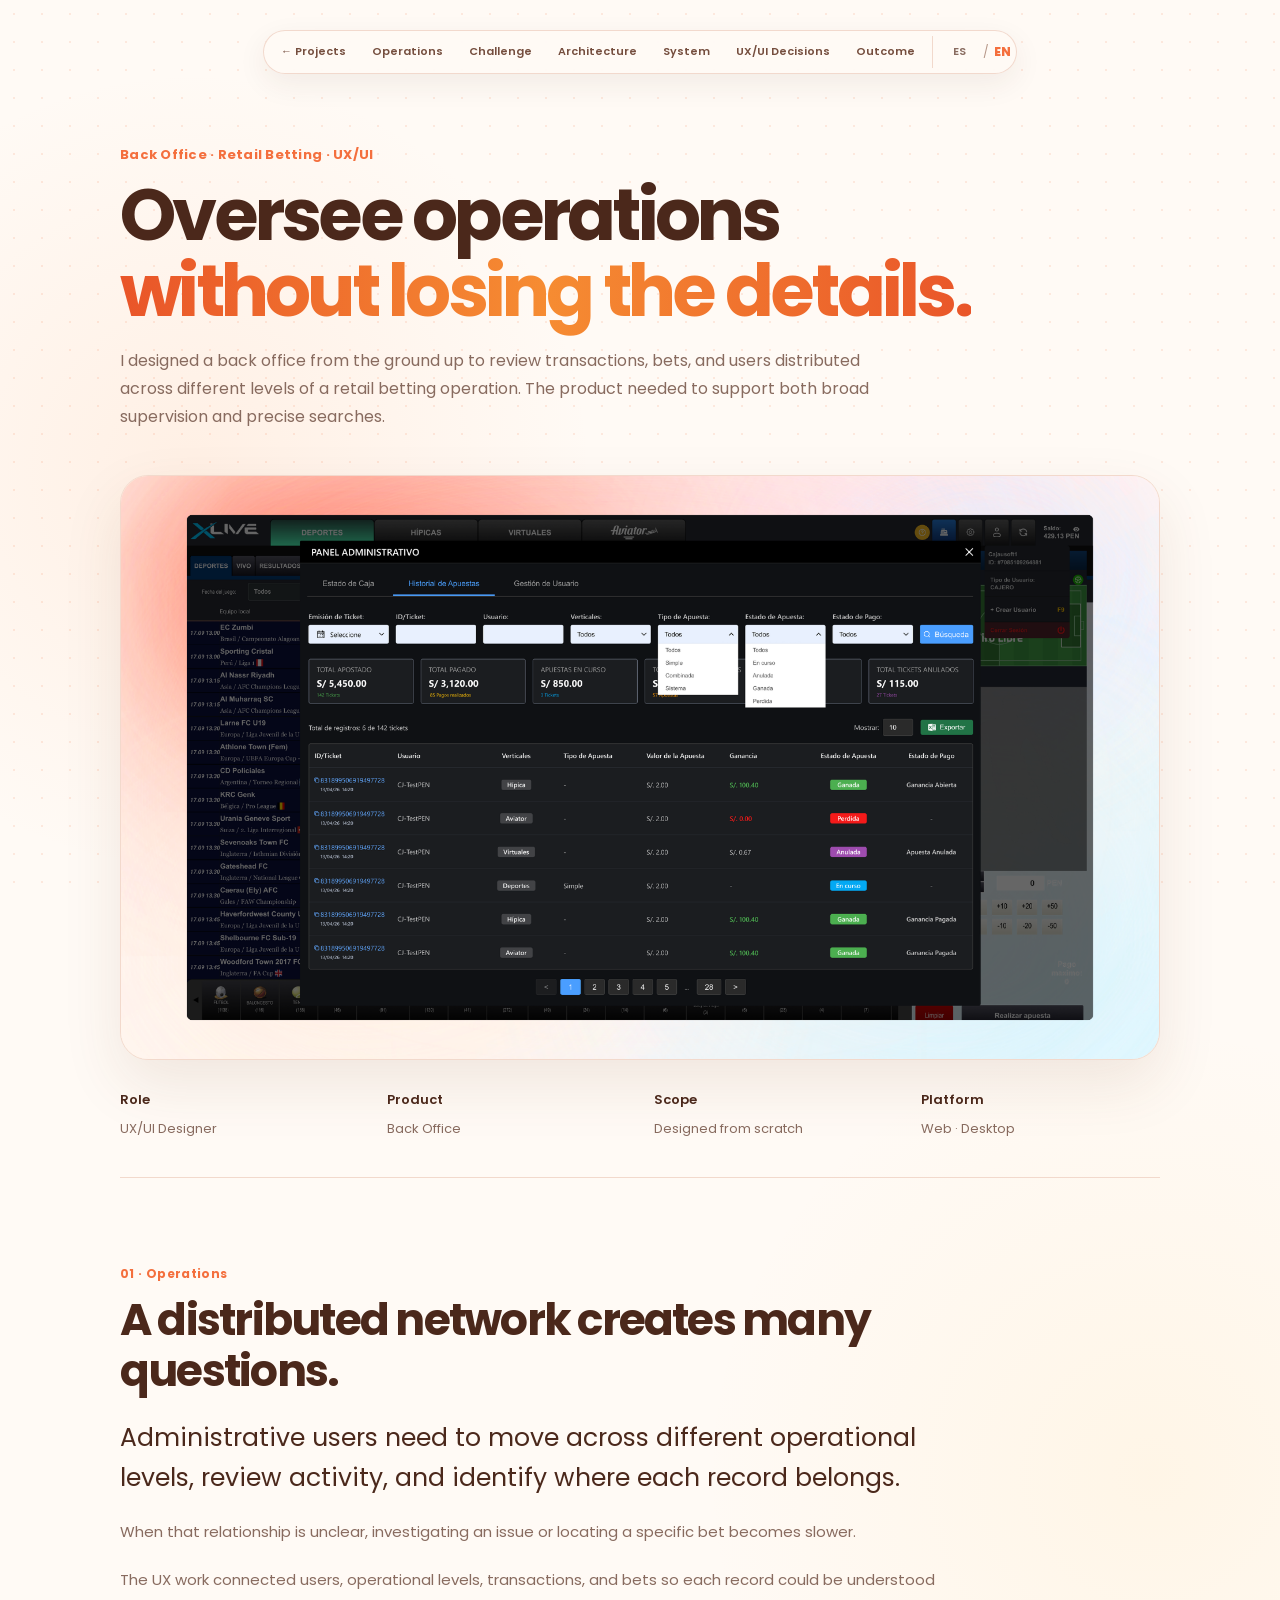
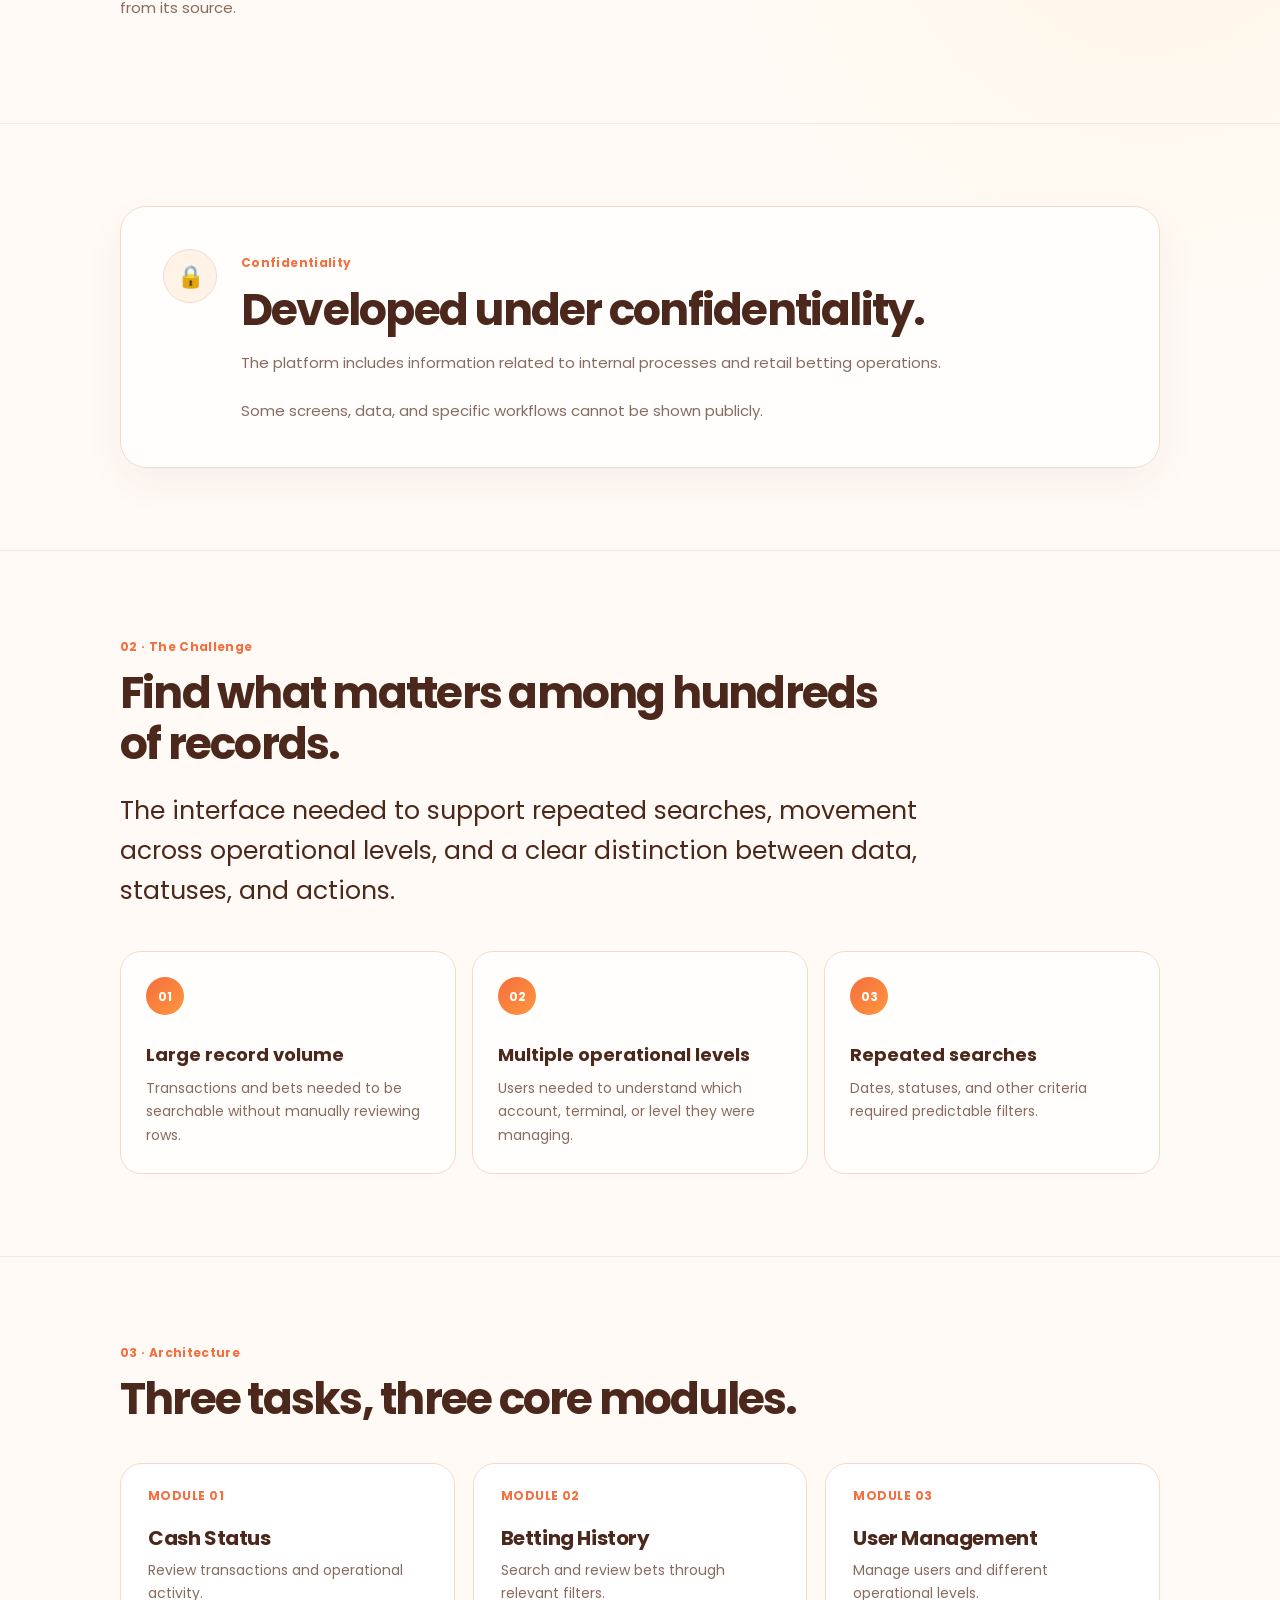
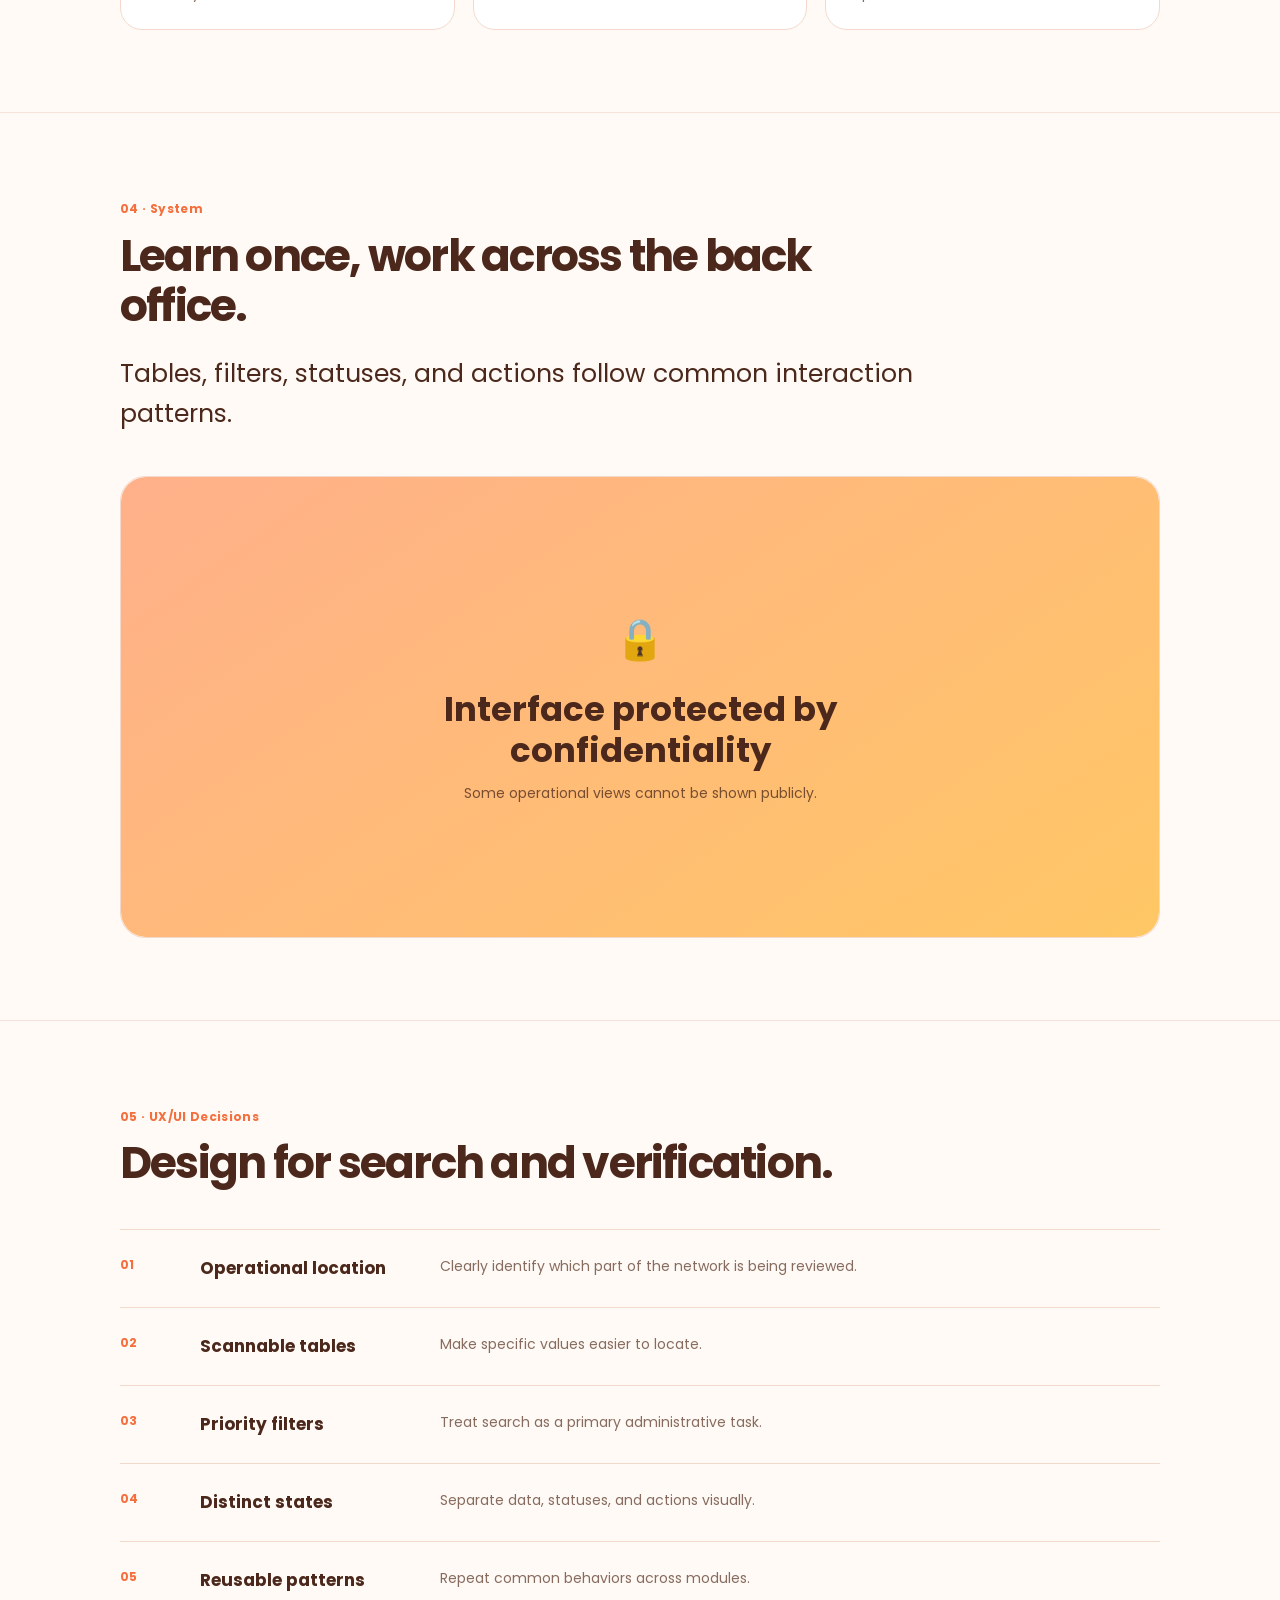
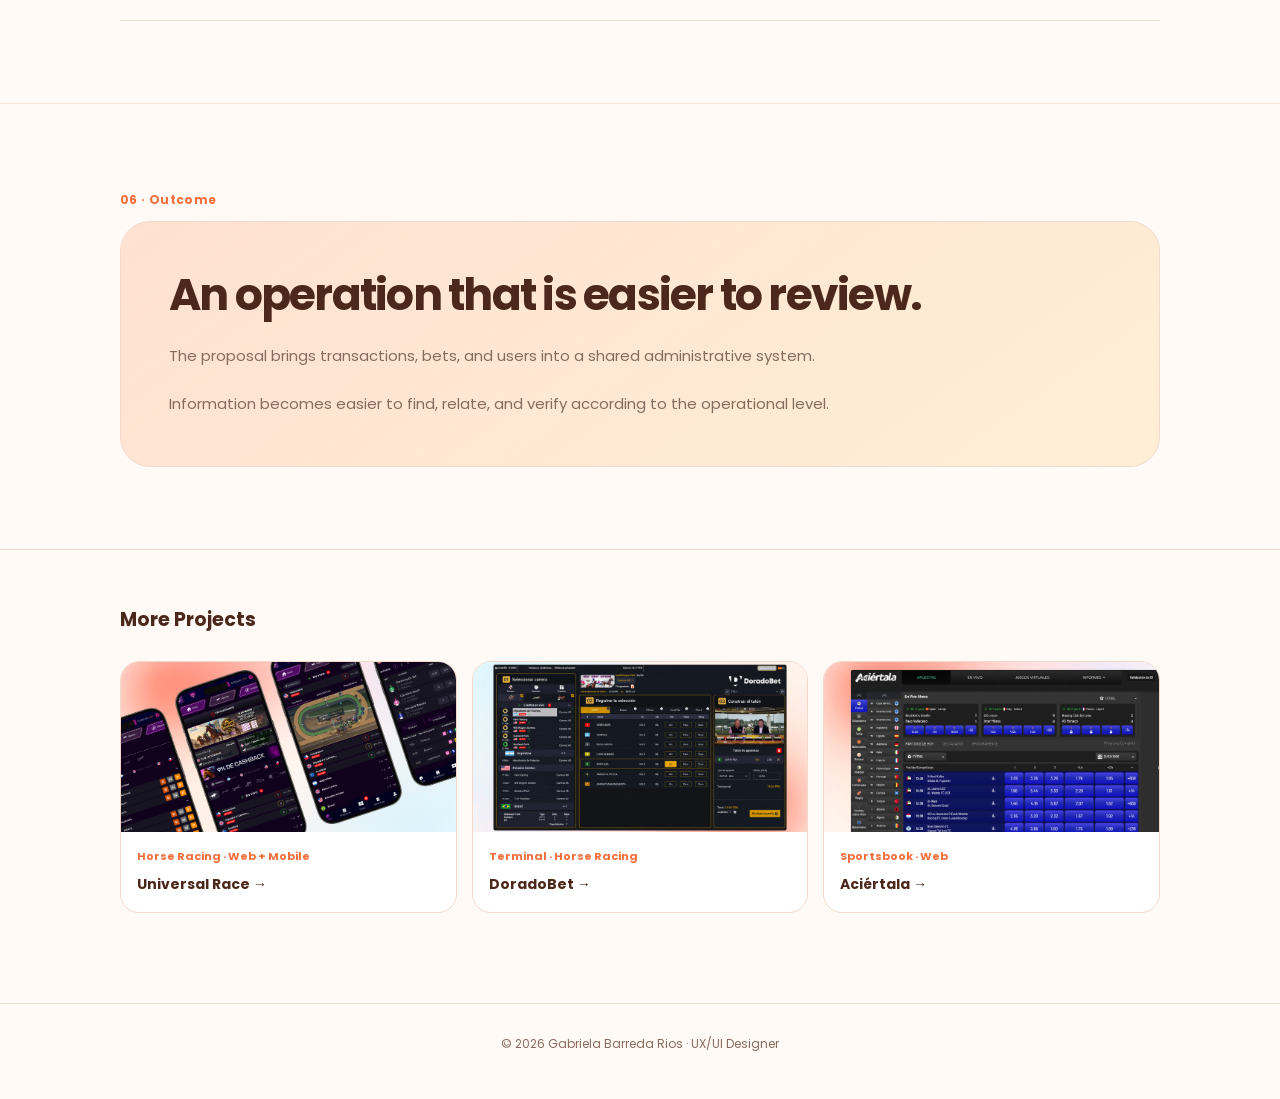
<file: en/proyecto-retail.html>
<!DOCTYPE html>
<html lang="en">

<head>
  <meta charset="UTF-8">
  <meta name="viewport" content="width=device-width, initial-scale=1.0">

  <title>Retail Betting Back Office | Gabriela Barreda</title>

  <meta
    name="description"
    content="UX/UI case study of a retail betting back office designed to support operational supervision, betting records, and user management."
  >

  <link rel="icon" type="image/png" href="../images/favicon.png">
  <link rel="apple-touch-icon" href="../images/favicon.png">

  <link rel="preconnect" href="https://fonts.googleapis.com">
  <link rel="preconnect" href="https://fonts.gstatic.com" crossorigin>

  <link
    href="https://fonts.googleapis.com/css2?family=Poppins:wght@400;500;600;700;800&display=swap"
    rel="stylesheet"
  >

  <link rel="stylesheet" href="../case-study.css">
</head>

<body>

  <div class="case-top">

    <nav class="case-nav">

      <a href="index.html#projects">← Projects</a>
      <a href="#operations">Operations</a>
      <a href="#challenge">Challenge</a>
      <a href="#architecture">Architecture</a>
      <a href="#system">System</a>
      <a href="#decisions">UX/UI Decisions</a>
      <a href="#outcome">Outcome</a>

      <span class="case-language">

        <a
          href="../proyecto-retail.html"
          lang="es"
          aria-label="Ver este caso de estudio en español"
        >
          ES
        </a>

        <span>/</span>

        <span class="active-language">
          EN
        </span>

      </span>

    </nav>

  </div>


  <main>

    <section class="case-hero">

      <div class="case-container">

        <div class="case-kicker">
          Back Office · Retail Betting · UX/UI
        </div>

        <h1>
          Oversee operations
          <span>without losing the details.</span>
        </h1>

        <p class="case-description">
          I designed a back office from the ground up to review
          transactions, bets, and users distributed across different
          levels of a retail betting operation. The product needed
          to support both broad supervision and precise searches.
        </p>

        <div class="case-cover">
          <img
            src="../images/Back Office_Apuestas Retail.png"
            alt="Retail Betting Back Office"
          >
        </div>

        <div class="case-meta">

          <div class="meta-item">
            <strong>Role</strong>
            <span>UX/UI Designer</span>
          </div>

          <div class="meta-item">
            <strong>Product</strong>
            <span>Back Office</span>
          </div>

          <div class="meta-item">
            <strong>Scope</strong>
            <span>Designed from scratch</span>
          </div>

          <div class="meta-item">
            <strong>Platform</strong>
            <span>Web · Desktop</span>
          </div>

        </div>

      </div>

    </section>


    <section class="case-section" id="operations">

      <div class="case-container">

        <span class="section-label">
          01 · Operations
        </span>

        <h2>
          A distributed network creates many questions.
        </h2>

        <p class="case-lead">
          Administrative users need to move across different
          operational levels, review activity, and identify
          where each record belongs.
        </p>

        <p>
          When that relationship is unclear, investigating an issue
          or locating a specific bet becomes slower.
        </p>

        <p>
          The UX work connected users, operational levels,
          transactions, and bets so each record could be
          understood from its source.
        </p>

      </div>

    </section>


    <section class="case-section">

      <div class="case-container">

        <div class="nda-box">

          <div class="nda-icon">🔒</div>

          <div class="nda-copy">

            <span class="section-label">
              Confidentiality
            </span>

            <h2>
              Developed under confidentiality.
            </h2>

            <p>
              The platform includes information related to internal
              processes and retail betting operations.
            </p>

            <p>
              Some screens, data, and specific workflows cannot
              be shown publicly.
            </p>

          </div>

        </div>

      </div>

    </section>


    <section class="case-section" id="challenge">

      <div class="case-container">

        <span class="section-label">
          02 · The Challenge
        </span>

        <h2>
          Find what matters among hundreds of records.
        </h2>

        <p class="case-lead">
          The interface needed to support repeated searches,
          movement across operational levels, and a clear distinction
          between data, statuses, and actions.
        </p>

        <div class="challenge-grid">

          <article class="challenge-card">
            <span class="challenge-number">01</span>
            <h3>Large record volume</h3>
            <p>
              Transactions and bets needed to be searchable
              without manually reviewing rows.
            </p>
          </article>

          <article class="challenge-card">
            <span class="challenge-number">02</span>
            <h3>Multiple operational levels</h3>
            <p>
              Users needed to understand which account,
              terminal, or level they were managing.
            </p>
          </article>

          <article class="challenge-card">
            <span class="challenge-number">03</span>
            <h3>Repeated searches</h3>
            <p>
              Dates, statuses, and other criteria required
              predictable filters.
            </p>
          </article>

        </div>

      </div>

    </section>


    <section class="case-section" id="architecture">

      <div class="case-container">

        <span class="section-label">
          03 · Architecture
        </span>

        <h2>
          Three tasks, three core modules.
        </h2>

        <div class="modules-grid">

          <article class="module-card">
            <span class="module-tag">MODULE 01</span>
            <h3>Cash Status</h3>
            <p>
              Review transactions and operational activity.
            </p>
          </article>

          <article class="module-card">
            <span class="module-tag">MODULE 02</span>
            <h3>Betting History</h3>
            <p>
              Search and review bets through relevant filters.
            </p>
          </article>

          <article class="module-card">
            <span class="module-tag">MODULE 03</span>
            <h3>User Management</h3>
            <p>
              Manage users and different operational levels.
            </p>
          </article>

        </div>

      </div>

    </section>


    <section class="case-section" id="system">

      <div class="case-container">

        <span class="section-label">
          04 · System
        </span>

        <h2>
          Learn once, work across the back office.
        </h2>

        <p class="case-lead">
          Tables, filters, statuses, and actions follow
          common interaction patterns.
        </p>

        <div class="case-image">

          <div class="confidential-visual">

            <div class="confidential-visual-content">
              <span>🔒</span>
              <strong>Interface protected by confidentiality</strong>
              <p>Some operational views cannot be shown publicly.</p>
            </div>

          </div>

        </div>

      </div>

    </section>


    <section class="case-section" id="decisions">

      <div class="case-container">

        <span class="section-label">
          05 · UX/UI Decisions
        </span>

        <h2>
          Design for search and verification.
        </h2>

        <div class="decisions-list">

          <article class="decision-item">
            <span class="decision-number">01</span>
            <h3>Operational location</h3>
            <p>Clearly identify which part of the network is being reviewed.</p>
          </article>

          <article class="decision-item">
            <span class="decision-number">02</span>
            <h3>Scannable tables</h3>
            <p>Make specific values easier to locate.</p>
          </article>

          <article class="decision-item">
            <span class="decision-number">03</span>
            <h3>Priority filters</h3>
            <p>Treat search as a primary administrative task.</p>
          </article>

          <article class="decision-item">
            <span class="decision-number">04</span>
            <h3>Distinct states</h3>
            <p>Separate data, statuses, and actions visually.</p>
          </article>

          <article class="decision-item">
            <span class="decision-number">05</span>
            <h3>Reusable patterns</h3>
            <p>Repeat common behaviors across modules.</p>
          </article>

        </div>

      </div>

    </section>


    <section class="case-section" id="outcome">

      <div class="case-container">

        <span class="section-label">
          06 · Outcome
        </span>

        <div class="result-box">

          <h2>
            An operation that is easier to review.
          </h2>

          <p>
            The proposal brings transactions, bets, and users
            into a shared administrative system.
          </p>

          <p>
            Information becomes easier to find,
            relate, and verify according to the operational level.
          </p>

        </div>

      </div>

    </section>


    <section class="explore-section">

      <div class="case-container">

        <h2>More Projects</h2>

        <div class="explore-grid">

          <a class="explore-card" href="proyecto-universal-race.html">
            <img src="../images/Plataforma Hípica_Universal Race.png" alt="Universal Race">
            <div class="explore-info">
              <span>Horse Racing · Web + Mobile</span>
              <strong>Universal Race →</strong>
            </div>
          </a>

          <a class="explore-card" href="proyecto-doradobet.html">
            <img src="../images/Plataforma Hipica_DoradoBet.png" alt="DoradoBet">
            <div class="explore-info">
              <span>Terminal · Horse Racing</span>
              <strong>DoradoBet →</strong>
            </div>
          </a>

          <a class="explore-card" href="proyecto-aciertala.html">
            <img src="../images/Plataforma Sportsbook_Aciértala.png" alt="Aciértala">
            <div class="explore-info">
              <span>Sportsbook · Web</span>
              <strong>Aciértala →</strong>
            </div>
          </a>

        </div>

      </div>

    </section>

  </main>


  <footer class="case-footer">
    <div class="case-container">
      © 2026 Gabriela Barreda Rios · UX/UI Designer
    </div>
  </footer>

</body>
</html>
</file>
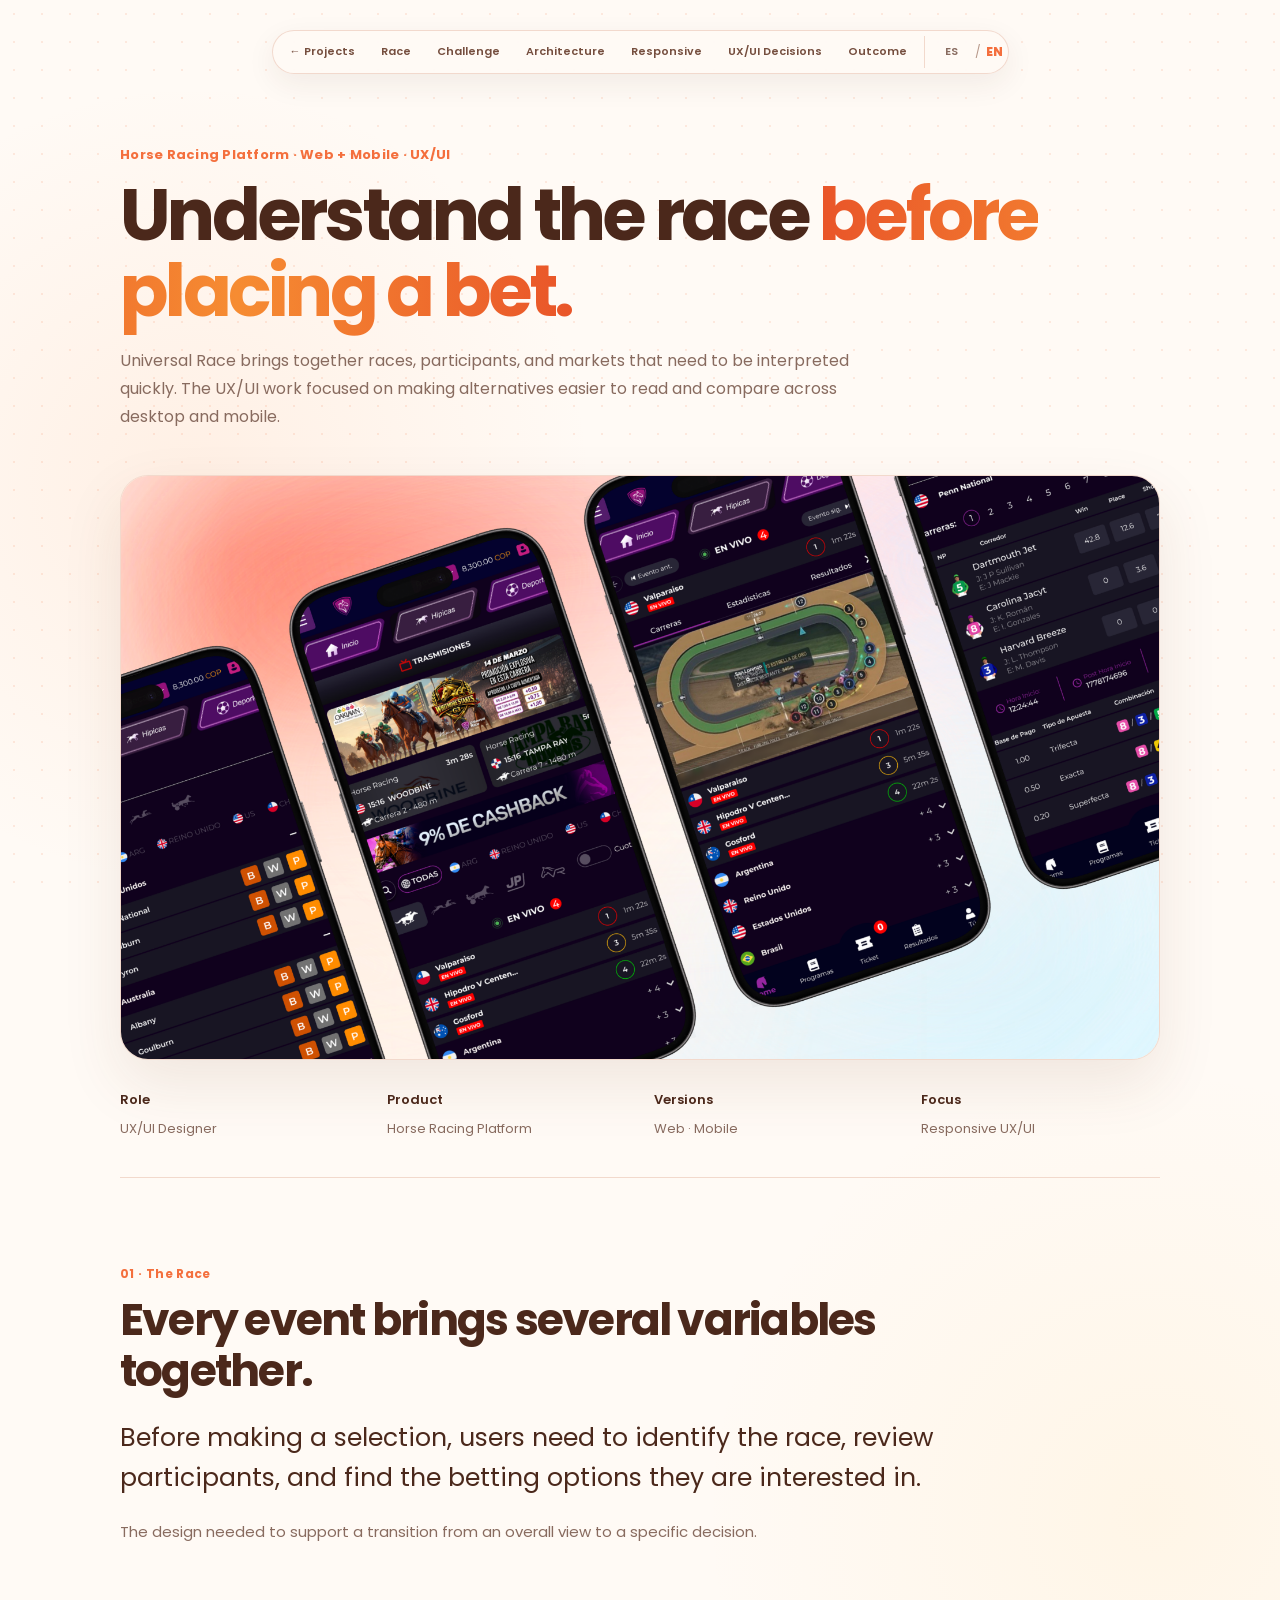
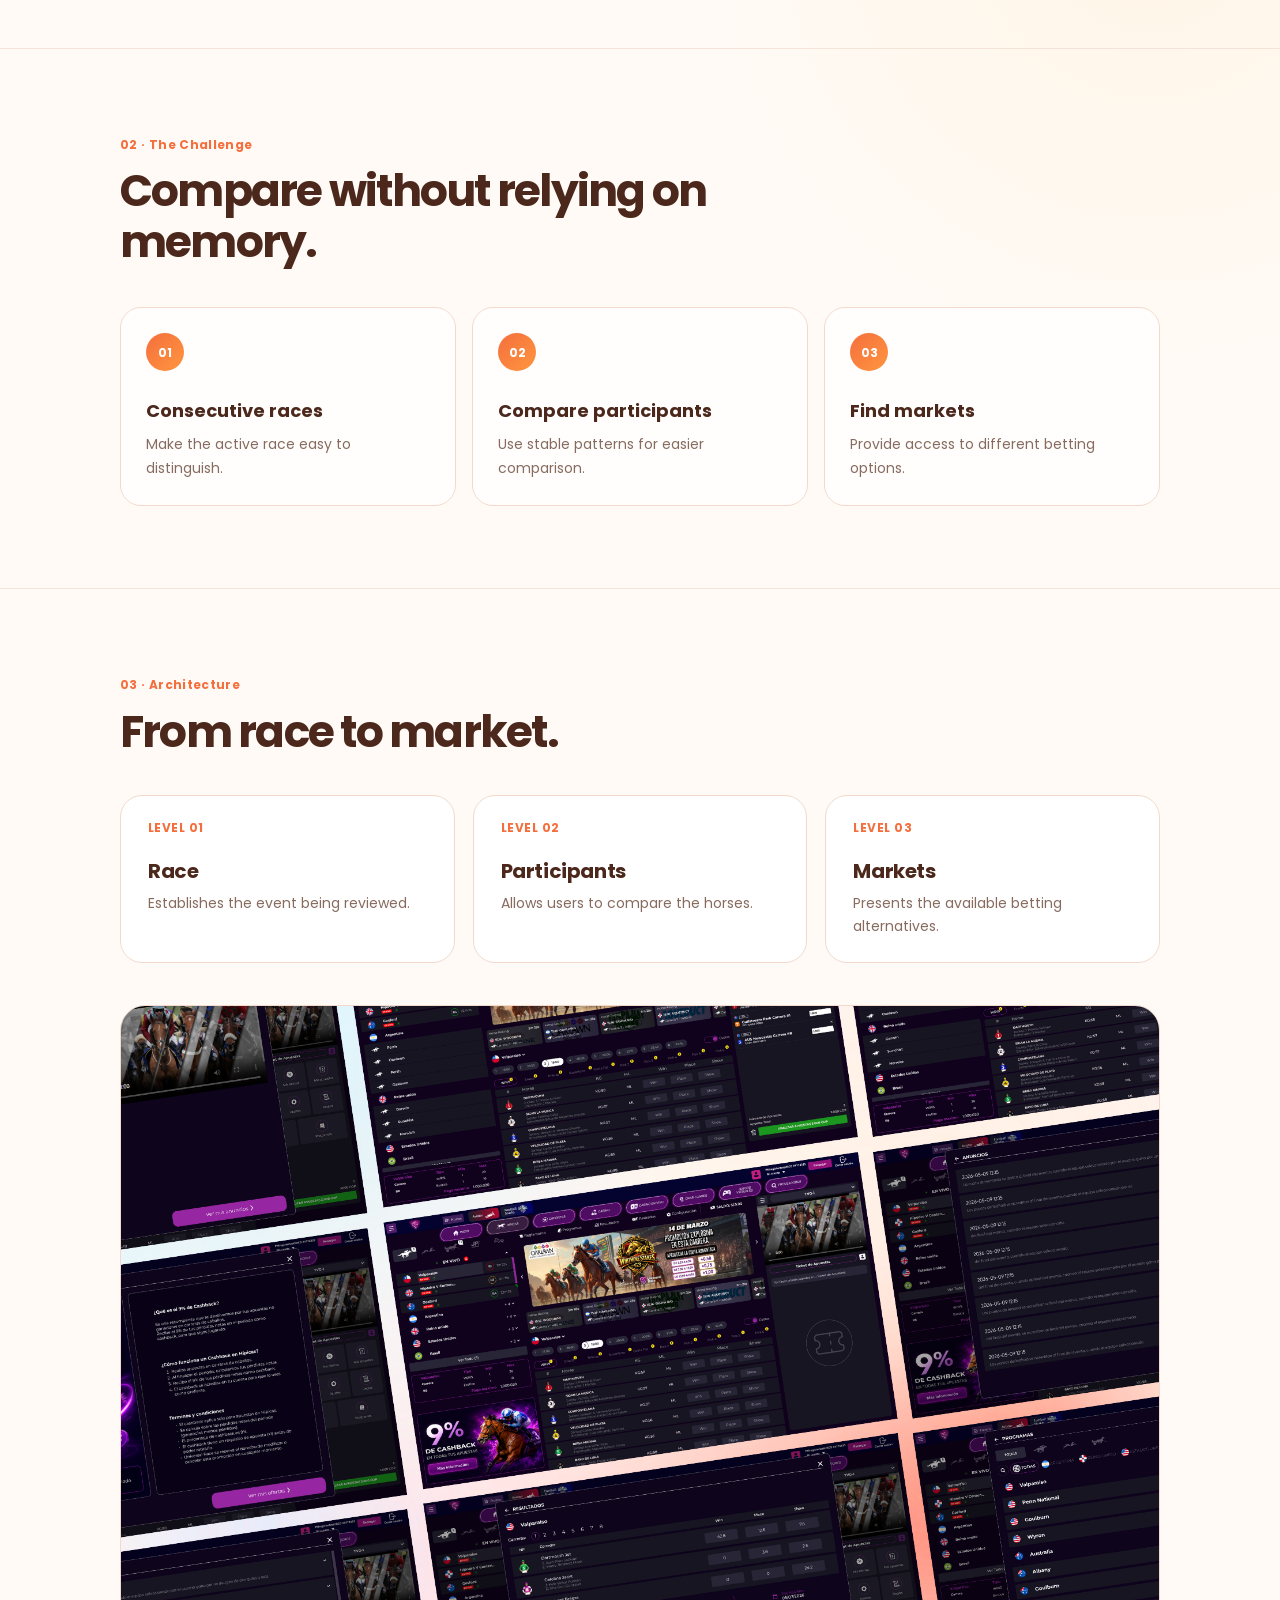
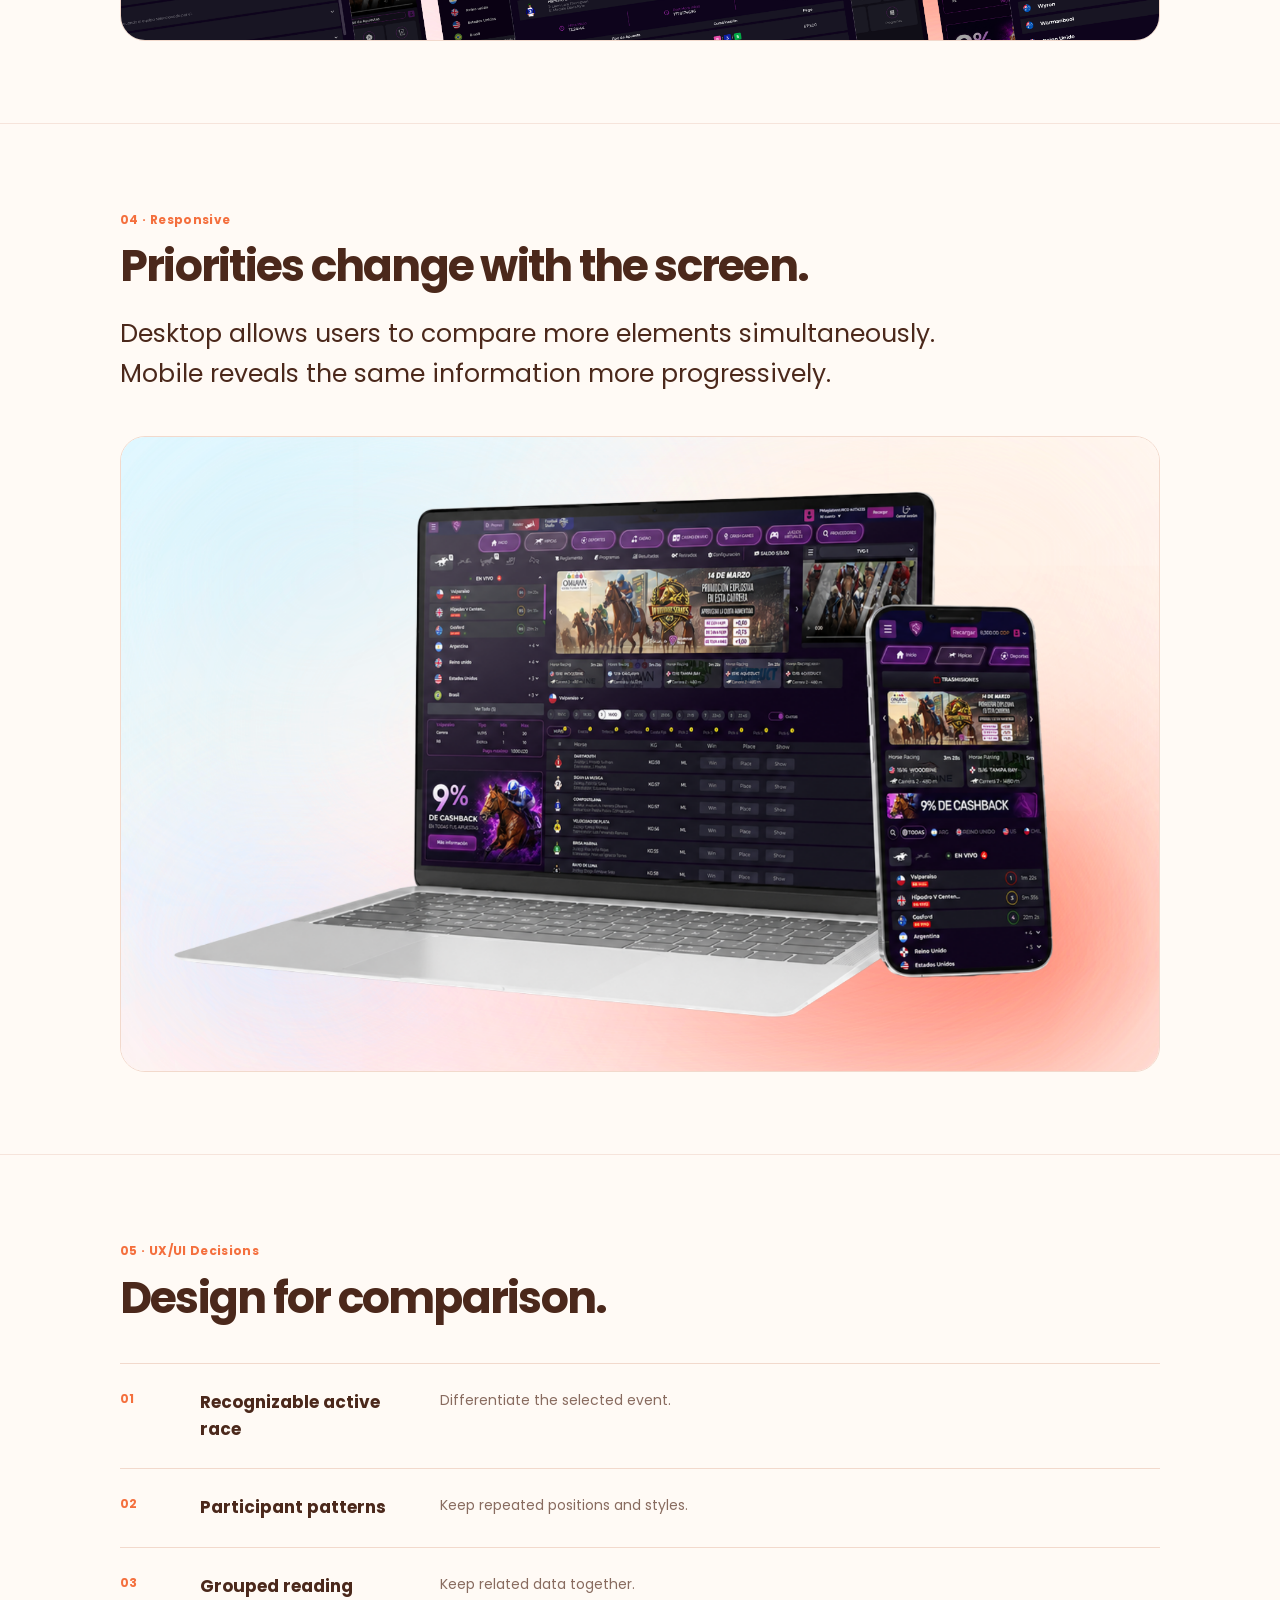
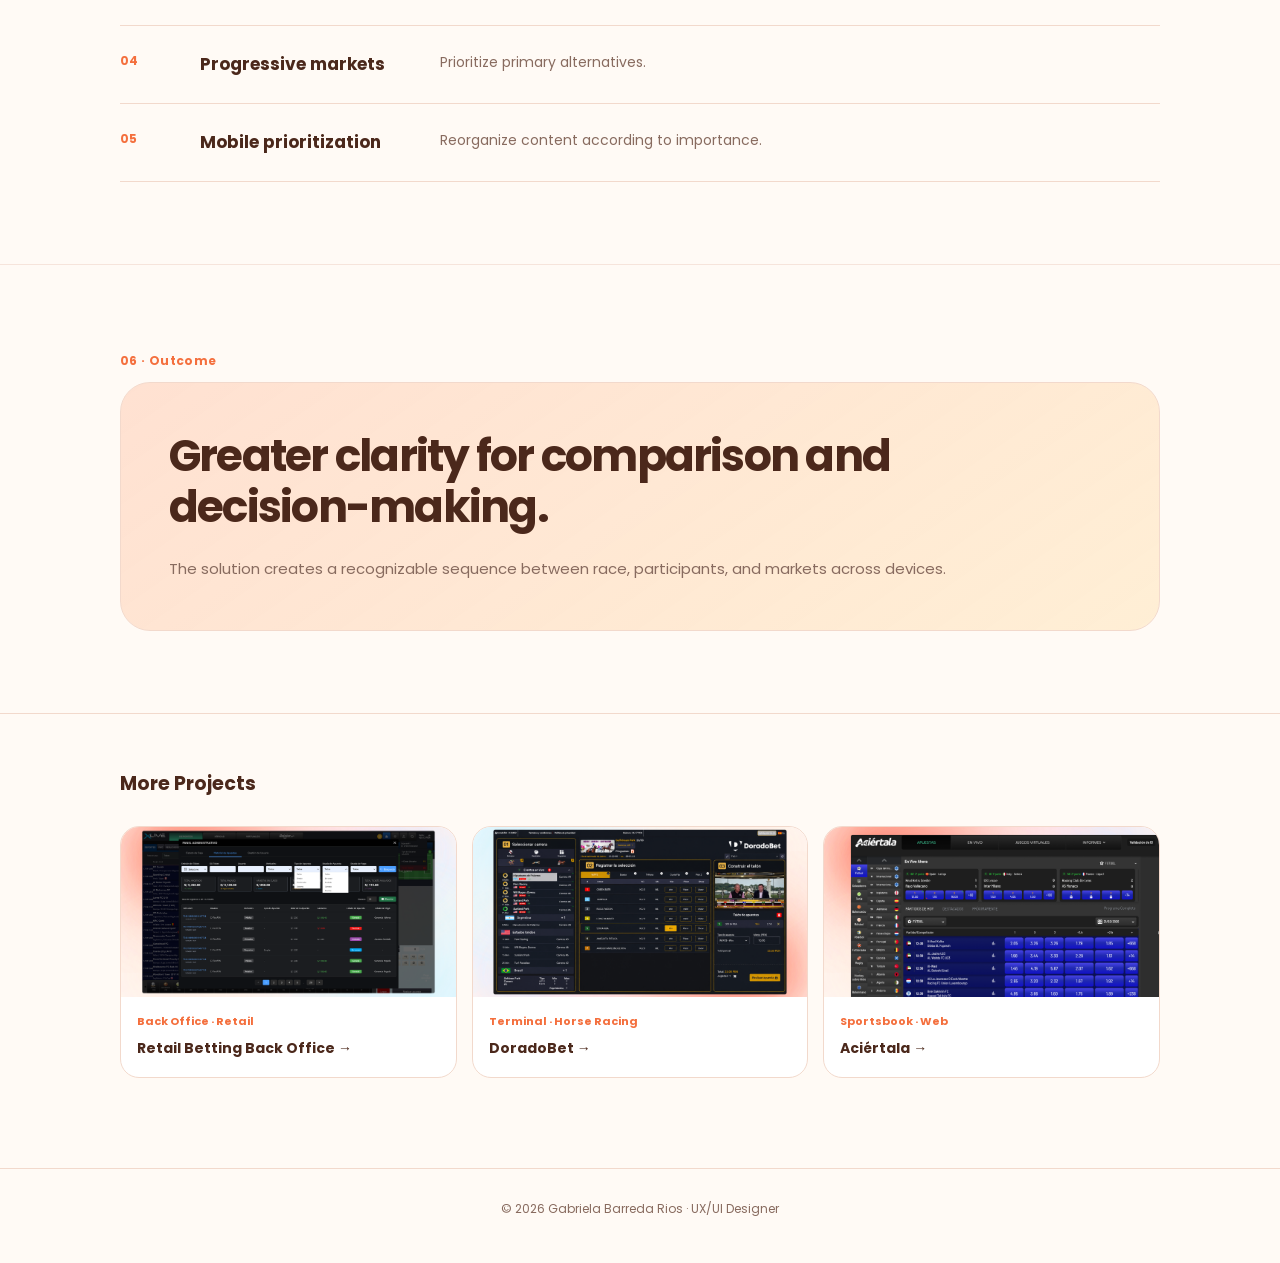
<file: en/proyecto-universal-race.html>
<!DOCTYPE html>
<html lang="en">

<head>
  <meta charset="UTF-8">
  <meta name="viewport" content="width=device-width, initial-scale=1.0">

  <title>Universal Race | Gabriela Barreda</title>

  <link rel="icon" type="image/png" href="../images/favicon.png">
  <link rel="apple-touch-icon" href="../images/favicon.png">

  <link rel="preconnect" href="https://fonts.googleapis.com">
  <link rel="preconnect" href="https://fonts.gstatic.com" crossorigin>

  <link
    href="https://fonts.googleapis.com/css2?family=Poppins:wght@400;500;600;700;800&display=swap"
    rel="stylesheet"
  >

  <link rel="stylesheet" href="../case-study.css">
</head>

<body>

  <div class="case-top">

    <nav class="case-nav">

      <a href="index.html#projects">← Projects</a>
      <a href="#race">Race</a>
      <a href="#challenge">Challenge</a>
      <a href="#architecture">Architecture</a>
      <a href="#responsive">Responsive</a>
      <a href="#decisions">UX/UI Decisions</a>
      <a href="#outcome">Outcome</a>

      <span class="case-language">

        <a
          href="../proyecto-universal-race.html"
          lang="es"
        >
          ES
        </a>

        <span>/</span>

        <span class="active-language">
          EN
        </span>

      </span>

    </nav>

  </div>


  <main>

    <section class="case-hero">

      <div class="case-container">

        <div class="case-kicker">
          Horse Racing Platform · Web + Mobile · UX/UI
        </div>

        <h1>
          Understand the race
          <span>before placing a bet.</span>
        </h1>

        <p class="case-description">
          Universal Race brings together races, participants,
          and markets that need to be interpreted quickly.
          The UX/UI work focused on making alternatives easier
          to read and compare across desktop and mobile.
        </p>

        <div class="case-cover">
          <img
            src="../images/Plataforma Hípica_Universal Race.png"
            alt="Universal Race"
          >
        </div>

        <div class="case-meta">

          <div class="meta-item">
            <strong>Role</strong>
            <span>UX/UI Designer</span>
          </div>

          <div class="meta-item">
            <strong>Product</strong>
            <span>Horse Racing Platform</span>
          </div>

          <div class="meta-item">
            <strong>Versions</strong>
            <span>Web · Mobile</span>
          </div>

          <div class="meta-item">
            <strong>Focus</strong>
            <span>Responsive UX/UI</span>
          </div>

        </div>

      </div>

    </section>


    <section class="case-section" id="race">

      <div class="case-container">

        <span class="section-label">01 · The Race</span>

        <h2>
          Every event brings several variables together.
        </h2>

        <p class="case-lead">
          Before making a selection, users need to identify
          the race, review participants, and find the betting
          options they are interested in.
        </p>

        <p>
          The design needed to support a transition
          from an overall view to a specific decision.
        </p>

      </div>

    </section>


    <section class="case-section" id="challenge">

      <div class="case-container">

        <span class="section-label">02 · The Challenge</span>

        <h2>
          Compare without relying on memory.
        </h2>

        <div class="challenge-grid">

          <article class="challenge-card">
            <span class="challenge-number">01</span>
            <h3>Consecutive races</h3>
            <p>Make the active race easy to distinguish.</p>
          </article>

          <article class="challenge-card">
            <span class="challenge-number">02</span>
            <h3>Compare participants</h3>
            <p>Use stable patterns for easier comparison.</p>
          </article>

          <article class="challenge-card">
            <span class="challenge-number">03</span>
            <h3>Find markets</h3>
            <p>Provide access to different betting options.</p>
          </article>

        </div>

      </div>

    </section>


    <section class="case-section" id="architecture">

      <div class="case-container">

        <span class="section-label">03 · Architecture</span>

        <h2>
          From race to market.
        </h2>

        <div class="modules-grid">

          <article class="module-card">
            <span class="module-tag">LEVEL 01</span>
            <h3>Race</h3>
            <p>Establishes the event being reviewed.</p>
          </article>

          <article class="module-card">
            <span class="module-tag">LEVEL 02</span>
            <h3>Participants</h3>
            <p>Allows users to compare the horses.</p>
          </article>

          <article class="module-card">
            <span class="module-tag">LEVEL 03</span>
            <h3>Markets</h3>
            <p>Presents the available betting alternatives.</p>
          </article>

        </div>

        <div class="case-image">
          <img
            src="../images/universal-race-arquitectura.png"
            alt="Universal Race architecture"
          >
        </div>

      </div>

    </section>


    <section class="case-section" id="responsive">

      <div class="case-container">

        <span class="section-label">04 · Responsive</span>

        <h2>
          Priorities change with the screen.
        </h2>

        <p class="case-lead">
          Desktop allows users to compare more elements simultaneously.
          Mobile reveals the same information more progressively.
        </p>

        <div class="case-image">
          <img
            src="../images/universal-race-responsive.png"
            alt="Universal Race responsive"
          >
        </div>

      </div>

    </section>


    <section class="case-section" id="decisions">

      <div class="case-container">

        <span class="section-label">05 · UX/UI Decisions</span>

        <h2>
          Design for comparison.
        </h2>

        <div class="decisions-list">

          <article class="decision-item">
            <span class="decision-number">01</span>
            <h3>Recognizable active race</h3>
            <p>Differentiate the selected event.</p>
          </article>

          <article class="decision-item">
            <span class="decision-number">02</span>
            <h3>Participant patterns</h3>
            <p>Keep repeated positions and styles.</p>
          </article>

          <article class="decision-item">
            <span class="decision-number">03</span>
            <h3>Grouped reading</h3>
            <p>Keep related data together.</p>
          </article>

          <article class="decision-item">
            <span class="decision-number">04</span>
            <h3>Progressive markets</h3>
            <p>Prioritize primary alternatives.</p>
          </article>

          <article class="decision-item">
            <span class="decision-number">05</span>
            <h3>Mobile prioritization</h3>
            <p>Reorganize content according to importance.</p>
          </article>

        </div>

      </div>

    </section>


    <section class="case-section" id="outcome">

      <div class="case-container">

        <span class="section-label">06 · Outcome</span>

        <div class="result-box">

          <h2>
            Greater clarity for comparison and decision-making.
          </h2>

          <p>
            The solution creates a recognizable sequence
            between race, participants, and markets across devices.
          </p>

        </div>

      </div>

    </section>


    <section class="explore-section">

      <div class="case-container">

        <h2>More Projects</h2>

        <div class="explore-grid">

          <a class="explore-card" href="proyecto-retail.html">
            <img src="../images/Back Office_Apuestas Retail.png" alt="Retail">
            <div class="explore-info">
              <span>Back Office · Retail</span>
              <strong>Retail Betting Back Office →</strong>
            </div>
          </a>

          <a class="explore-card" href="proyecto-doradobet.html">
            <img src="../images/Plataforma Hipica_DoradoBet.png" alt="DoradoBet">
            <div class="explore-info">
              <span>Terminal · Horse Racing</span>
              <strong>DoradoBet →</strong>
            </div>
          </a>

          <a class="explore-card" href="proyecto-aciertala.html">
            <img src="../images/Plataforma Sportsbook_Aciértala.png" alt="Aciértala">
            <div class="explore-info">
              <span>Sportsbook · Web</span>
              <strong>Aciértala →</strong>
            </div>
          </a>

        </div>

      </div>

    </section>

  </main>

  <footer class="case-footer">
    <div class="case-container">
      © 2026 Gabriela Barreda Rios · UX/UI Designer
    </div>
  </footer>

</body>
</html>
</file>
<file: case-study.css>
/* =========================================================
   CASE STUDY — GABRIELA BARREDA
   Archivo compartido para los proyectos del portafolio
========================================================= */


/* ==========================================
   VARIABLES
========================================== */

:root {
  --cream: #fffaf5;
  --cream-2: #fff2e7;
  --white: #ffffff;

  --orange: #f46f3d;
  --orange-2: #ff963f;

  --brown: #4b281b;
  --brown-2: #754e3e;

  --muted: #886b5f;
  --border: #f2d9cc;

  --shadow:
    0 24px 60px
    rgba(112, 55, 30, 0.1);

  --radius: 28px;

  --container: 1040px;
}


/* ==========================================
   BASE
========================================== */

* {
  box-sizing: border-box;
}

html {
  scroll-behavior: smooth;
}

body {
  margin: 0;

  color: var(--brown);

  background:
    radial-gradient(
      circle at 15% 8%,
      rgba(255, 176, 125, 0.14),
      transparent 25rem
    ),
    radial-gradient(
      circle at 90% 25%,
      rgba(255, 206, 105, 0.1),
      transparent 28rem
    ),
    var(--cream);

  font-family:
    "Poppins",
    Arial,
    sans-serif;

  line-height: 1.6;
}

body::before {
  content: "";

  position: fixed;
  inset: 0;

  z-index: -1;

  pointer-events: none;

  opacity: 0.2;

  background-image:
    radial-gradient(
      #f6a27f 1px,
      transparent 1px
    );

  background-size:
    28px 28px;
}

img {
  display: block;

  width: 100%;
  max-width: 100%;
}

a {
  color: inherit;
  text-decoration: none;
}

button,
a {
  -webkit-tap-highlight-color: transparent;
}


/* ==========================================
   CONTENEDOR
========================================== */

.case-container {
  width:
    min(
      var(--container),
      calc(100% - 40px)
    );

  margin-inline: auto;
}


/* ==========================================
   NAVBAR CASE STUDY
========================================== */

.case-top {
  position: sticky;

  top: 14px;

  z-index: 100;

  padding-top: 16px;

  display: flex;

  justify-content: center;

  pointer-events: none;
}

.case-nav {
  padding: 5px;

  display: inline-flex;

  align-items: center;

  justify-content: center;

  gap: 2px;

  pointer-events: auto;

  white-space: nowrap;

  background:
    rgba(255, 250, 245, 0.9);

  border:
    1px solid
    rgba(242, 217, 204, 0.95);

  border-radius: 999px;

  box-shadow:
    0 10px 30px
    rgba(75, 40, 27, 0.07);

  backdrop-filter:
    blur(18px);

  -webkit-backdrop-filter:
    blur(18px);
}

.case-nav a {
  padding:
    7px 12px;

  border-radius:
    999px;

  color:
    var(--brown-2);

  font-size: 11px;

  font-weight: 600;

  transition:
    0.2s ease;
}

.case-nav a:hover {
  color:
    var(--orange);

  background:
    var(--cream-2);
}

.case-nav .active {
  color:
    var(--brown);

  background:
    var(--white);

  box-shadow:
    0 3px 10px
    rgba(75, 40, 27, 0.05);
}


/* ==========================================
   SELECTOR DE IDIOMA
========================================== */

.case-language {
  display: inline-flex;

  align-items: center;

  gap: 5px;

  padding-left: 8px;

  margin-left: 3px;

  border-left:
    1px solid var(--border);

  white-space: nowrap;
}

.case-language span {
  font-size: 12px;

  color:
    #b79889;
}

.case-language .active-language {
  color:
    var(--orange);

  font-weight: 800;
}

.case-language a {
  color:
    var(--muted);

  font-weight: 600;
}

.case-language a:hover {
  color:
    var(--orange);
}


/* ==========================================
   HERO
========================================== */

.case-hero {
  padding:
    85px 0 0;
}

.case-kicker {
  margin-bottom: 12px;

  color:
    var(--orange);

  font-size: 13px;

  font-weight: 700;

  letter-spacing:
    0.02em;
}

.case-hero h1 {
  max-width: 920px;

  margin:
    0 0 18px;

  font-size:
    clamp(
      42px,
      5.8vw,
      72px
    );

  font-weight: 700;

  line-height: 1.05;

  letter-spacing:
    -0.052em;
}

.case-hero h1 span {
  color: transparent;

  background:
    linear-gradient(
      90deg,
      #e95529,
      #f68c32,
      #e95529
    );

  background-clip: text;

  -webkit-background-clip: text;

  -webkit-text-fill-color:
    transparent;
}

.case-description {
  max-width: 760px;

  margin:
    0 0 44px;

  color:
    var(--muted);

  font-size: 16px;

  line-height: 1.75;
}


/* ==========================================
   PORTADA
========================================== */

.case-cover {
  overflow: hidden;

  position: relative;

  background:
    var(--cream-2);

  border:
    1px solid
    var(--border);

  border-radius:
    var(--radius);

  box-shadow:
    var(--shadow);
}

.case-cover img {
  width: 100%;

  aspect-ratio:
    16 / 9;

  object-fit: cover;

  object-position: center;
}


/* ==========================================
   DATOS DEL PROYECTO
========================================== */

.case-meta {
  margin-top: 30px;

  padding-bottom: 36px;

  display: grid;

  grid-template-columns:
    repeat(4, 1fr);

  gap: 28px;

  border-bottom:
    1px solid
    var(--border);
}

.meta-item strong {
  display: block;

  margin-bottom: 4px;

  color:
    var(--brown);

  font-size: 13px;

  font-weight: 600;
}

.meta-item span {
  color:
    var(--muted);

  font-size: 13px;
}


/* ==========================================
   SECCIONES
========================================== */

.case-section {
  padding:
    82px 0;

  scroll-margin-top:
    95px;
}

.case-section + .case-section {
  border-top:
    1px solid
    rgba(242, 217, 204, 0.65);
}

.section-label {
  display: inline-block;

  margin-bottom: 12px;

  color:
    var(--orange);

  font-size: 12px;

  font-weight: 700;

  letter-spacing:
    0.03em;
}

.case-section h2 {
  max-width: 780px;

  margin:
    0 0 22px;

  font-size:
    clamp(
      29px,
      4vw,
      44px
    );

  line-height: 1.15;

  letter-spacing:
    -0.04em;
}

.case-section p {
  max-width: 820px;

  margin:
    0 0 20px;

  color:
    var(--muted);

  font-size: 15px;

  line-height: 1.85;
}

.case-lead {
  color:
    var(--brown) !important;

  font-size:
    clamp(
      19px,
      2.2vw,
      25px
    ) !important;

  line-height:
    1.6 !important;
}


/* ==========================================
   NDA / CONFIDENCIALIDAD
========================================== */

.nda-box {
  padding:
    42px;

  display: grid;

  grid-template-columns:
    54px 1fr;

  gap: 24px;

  align-items: start;

  background:
    rgba(255, 255, 255, 0.82);

  border:
    1px solid
    var(--border);

  border-radius:
    26px;

  box-shadow:
    0 15px 40px
    rgba(91, 48, 29, 0.05);
}

.nda-icon {
  width: 54px;
  height: 54px;

  display: grid;

  place-items: center;

  color:
    var(--orange);

  background:
    var(--cream-2);

  border:
    1px solid
    var(--border);

  border-radius: 50%;

  font-size: 22px;
}

.nda-copy h2 {
  margin-bottom: 14px;
}

.nda-copy p:last-child {
  margin-bottom: 0;
}


/* ==========================================
   RETO
========================================== */

.challenge-grid {
  margin-top: 40px;

  display: grid;

  grid-template-columns:
    repeat(3, 1fr);

  gap: 16px;
}

.challenge-card {
  padding: 25px;

  background:
    rgba(255, 255, 255, 0.82);

  border:
    1px solid
    var(--border);

  border-radius:
    21px;
}

.challenge-number {
  display: grid;

  width: 38px;
  height: 38px;

  margin-bottom: 28px;

  place-items: center;

  color:
    var(--white);

  background:
    linear-gradient(
      135deg,
      var(--orange),
      var(--orange-2)
    );

  border-radius: 50%;

  font-size: 12px;

  font-weight: 700;
}

.challenge-card h3 {
  margin:
    0 0 10px;

  font-size: 18px;

  line-height: 1.3;
}

.challenge-card p {
  margin: 0;

  font-size: 14px;

  line-height: 1.7;
}


/* ==========================================
   ARQUITECTURA / MÓDULOS
========================================== */

.modules-grid {
  margin-top: 38px;

  display: grid;

  grid-template-columns:
    repeat(3, 1fr);

  gap: 18px;

  align-items: stretch;
}

.module-card {
  padding:
    24px 27px;

  display: flex;

  flex-direction: column;

  background:
    var(--white);

  border:
    1px solid
    var(--border);

  border-radius:
    22px;
}

.module-tag {
  display: block;

  margin-bottom: 22px;

  color:
    var(--orange);

  font-size: 12px;

  font-weight: 700;

  line-height: 1.3;

  letter-spacing:
    0.04em;
}

.module-card h3 {
  margin:
    0 0 8px;

  color:
    var(--brown);

  font-size: 20px;

  font-weight: 700;

  line-height: 1.3;

  letter-spacing:
    -0.02em;
}

.module-card p {
  margin: 0;

  color:
    var(--muted);

  font-size: 14px;

  line-height: 1.65;
}


/* ==========================================
   IMAGEN GENERAL
========================================== */

.case-image {
  margin-top: 42px;

  overflow: hidden;

  background:
    var(--cream-2);

  border:
    1px solid
    var(--border);

  border-radius:
    25px;
}

.case-image img {
  width: 100%;

  object-fit: cover;
}


/* ==========================================
   IMAGEN CONFIDENCIAL / PLACEHOLDER
========================================== */

.confidential-visual {
  min-height: 460px;

  padding: 40px;

  display: flex;

  align-items: center;

  justify-content: center;

  text-align: center;

  background:
    linear-gradient(
      145deg,
      #ffb08a,
      #ffc765
    );

  border-radius:
    25px;
}

.confidential-visual-content {
  max-width: 520px;
}

.confidential-visual span {
  display: block;

  margin-bottom: 18px;

  font-size: 40px;
}

.confidential-visual strong {
  display: block;

  margin-bottom: 10px;

  font-size:
    clamp(
      24px,
      3vw,
      34px
    );

  line-height: 1.2;
}

.confidential-visual p {
  margin:
    0 auto;

  color:
    rgba(75, 40, 27, 0.75);

  font-size: 14px;
}


/* ==========================================
   DECISIONES UX
========================================== */

.decisions-list {
  margin-top: 40px;

  border-top:
    1px solid
    var(--border);
}

.decision-item {
  padding:
    25px 0;

  display: grid;

  grid-template-columns:
    60px 220px 1fr;

  gap: 20px;

  border-bottom:
    1px solid
    var(--border);
}

.decision-number {
  color:
    var(--orange);

  font-size: 12px;

  font-weight: 700;
}

.decision-item h3 {
  margin: 0;

  font-size: 17px;
}

.decision-item p {
  margin: 0;

  font-size: 14px;

  line-height: 1.7;
}


/* ==========================================
   RESULTADO
========================================== */

.result-box {
  padding:
    48px;

  background:
    linear-gradient(
      145deg,
      rgba(255, 176, 138, 0.33),
      rgba(255, 199, 101, 0.22)
    );

  border:
    1px solid
    var(--border);

  border-radius:
    30px;
}

.result-box h2 {
  max-width: 800px;
}

.result-box p:last-child {
  margin-bottom: 0;
}

.results-grid {
  margin-top: 38px;

  display: grid;

  grid-template-columns:
    repeat(3, 1fr);

  gap: 16px;
}

.result-card {
  padding: 25px;

  background:
    var(--white);

  border:
    1px solid
    var(--border);

  border-radius:
    20px;
}

.result-card strong {
  display: block;

  margin-bottom: 20px;

  color:
    var(--orange);

  font-size: 28px;
}

.result-card span {
  color:
    var(--brown-2);

  font-size: 14px;

  line-height: 1.6;
}


/* ==========================================
   EXPLORAR MÁS
========================================== */

.explore-section {
  padding:
    55px 0 90px;

  border-top:
    1px solid
    var(--border);
}

.explore-section h2 {
  margin:
    0 0 26px;

  font-size: 19px;
}

.explore-grid {
  display: grid;

  grid-template-columns:
    repeat(3, 1fr);

  gap: 15px;
}

.explore-card {
  overflow: hidden;

  background:
    var(--white);

  border:
    1px solid
    var(--border);

  border-radius:
    19px;

  transition:
    transform 0.2s ease,
    box-shadow 0.2s ease;
}

.explore-card:hover {
  transform:
    translateY(-4px);

  box-shadow:
    0 15px 35px
    rgba(75, 40, 27, 0.09);
}

.explore-card img {
  height: 170px;

  object-fit: cover;
}

.explore-info {
  padding: 16px;
}

.explore-info span {
  display: block;

  margin-bottom: 5px;

  color:
    var(--orange);

  font-size: 11px;

  font-weight: 700;
}

.explore-info strong {
  font-size: 14px;
}


/* ==========================================
   FOOTER
========================================== */

.case-footer {
  padding:
    30px 0 45px;

  border-top:
    1px solid
    var(--border);

  color:
    var(--muted);

  font-size: 12px;

  text-align: center;
}


/* ==========================================
   RESPONSIVE TABLET — NAVBAR
========================================== */

@media (max-width: 900px) {

  .case-top {
    padding-left:
      12px;

    padding-right:
      12px;
  }

  .case-nav {
    max-width:
      calc(100vw - 24px);

    padding:
      7px 9px;

    justify-content:
      flex-start;

    gap:
      3px;

    overflow-x:
      auto;

    overflow-y:
      hidden;

    flex-wrap:
      nowrap;

    scrollbar-width:
      none;

    -ms-overflow-style:
      none;
  }

  .case-nav::-webkit-scrollbar {
    display: none;
  }

  .case-nav > a {
    flex:
      0 0 auto;

    white-space:
      nowrap;
  }

  .case-language {
    flex:
      0 0 auto;
  }

}


/* ==========================================
   RESPONSIVE TABLET — CONTENIDO
========================================== */

@media (max-width: 850px) {

  .case-meta {
    grid-template-columns:
      repeat(2, 1fr);
  }

  .challenge-grid,
  .modules-grid,
  .results-grid {
    grid-template-columns:
      1fr;
  }

  .module-card {
    padding:
      22px 25px;
  }

  .decision-item {
    grid-template-columns:
      45px 180px 1fr;
  }

  .explore-grid {
    grid-template-columns:
      1fr;
  }

  .explore-card img {
    height:
      240px;
  }

}


/* ==========================================
   RESPONSIVE MOBILE
========================================== */

@media (max-width: 620px) {

  .case-container {
    width:
      calc(100% - 28px);
  }


  /* NAVBAR */

  .case-top {
    top:
      8px;

    padding:
      0 8px;

    display:
      flex;

    justify-content:
      center;

    background:
      transparent;
  }

  .case-nav {
    width:
      100%;

    max-width:
      none;

    min-height:
      48px;

    margin:
      8px auto 0;

    padding:
      7px 9px 7px 12px;

    display:
      flex;

    align-items:
      center;

    justify-content:
      space-between;

    gap:
      8px;

    overflow:
      visible;

    background:
      rgba(
        255,
        250,
        245,
        0.92
      );

    border:
      1px solid
      rgba(
        242,
        217,
        204,
        0.95
      );

    border-radius:
      22px;

    box-shadow:
      0 10px 28px
      rgba(
        95,
        50,
        30,
        0.08
      );

    backdrop-filter:
      blur(18px);

    -webkit-backdrop-filter:
      blur(18px);
  }


  /* Ocultar navegación interna */

  .case-nav > a:not(:first-child) {
    display:
      none;
  }


  /* VOLVER A PROYECTOS */

  .case-nav > a:first-child {
    display:
      inline-flex;

    align-items:
      center;

    flex:
      0 1 auto;

    min-width:
      0;

    padding:
      7px 9px;

    color:
      var(--brown);

    background:
      transparent;

    border-radius:
      999px;

    font-size:
      12px;

    font-weight:
      700;

    line-height:
      1;

    white-space:
      nowrap;
  }

  .case-nav > a:first-child:hover {
    color:
      var(--orange);

    background:
      var(--cream-2);
  }


  /* ES / EN */

  .case-language {
    display:
      inline-flex;

    align-items:
      center;

    justify-content:
      flex-end;

    flex:
      0 0 auto;

    gap:
      1px;

    margin-left:
      auto;

    padding-left:
      0;

    border-left:
      0;

    white-space:
      nowrap;
  }

  .case-language a,
  .case-language span {
    padding:
      5px 4px;

    font-size:
      11px;

    line-height:
      1;
  }

  .case-language a {
    border-radius:
      999px;
  }

  .case-language a:hover {
    color:
      var(--orange);

    background:
      var(--cream-2);
  }

  .case-language .active-language {
    color:
      var(--orange);

    font-weight:
      800;
  }


  /* HERO */

  .case-hero {
    padding-top:
      65px;
  }

  .case-hero h1 {
    font-size:
      clamp(
        39px,
        11vw,
        56px
      );
  }

  .case-description {
    font-size:
      15px;
  }


  /* META */

  .case-meta {
    grid-template-columns:
      1fr 1fr;

    gap:
      22px 14px;
  }


  /* SECCIONES */

  .case-section {
    padding:
      62px 0;
  }


  /* NDA */

  .nda-box {
    padding:
      28px;

    grid-template-columns:
      1fr;
  }


  /* MÓDULOS */

  .module-card {
    padding:
      22px 24px;
  }

  .module-tag {
    margin-bottom:
      18px;
  }


  /* DECISIONES */

  .decision-item {
    grid-template-columns:
      40px 1fr;
  }

  .decision-item p {
    grid-column:
      2;
  }


  /* CONFIDENCIAL */

  .confidential-visual {
    min-height:
      360px;

    padding:
      28px;
  }


  /* RESULTADO */

  .result-box {
    padding:
      30px;
  }

}


/* ==========================================
   MOBILE MUY PEQUEÑO
========================================== */

@media (max-width: 370px) {

  .case-container {
    width:
      calc(100% - 20px);
  }


  /* NAVBAR */

  .case-top {
    padding:
      0 6px;
  }

  .case-nav {
    min-height:
      44px;

    margin-top:
      6px;

    padding:
      6px 7px 6px 9px;

    gap:
      4px;

    border-radius:
      20px;
  }


  /* VOLVER */

  .case-nav > a:first-child {
    padding:
      6px 7px;

    font-size:
      11px;
  }


  /* IDIOMA */

  .case-language {
    gap:
      0;
  }

  .case-language a,
  .case-language span {
    padding:
      4px 3px;

    font-size:
      10px;
  }


  /* HERO */

  .case-hero h1 {
    font-size:
      37px;
  }


  /* META */

  .case-meta {
    grid-template-columns:
      1fr;

    gap:
      16px;
  }


  /* RESULTADO */

  .result-box {
    padding:
      25px;
  }

}
</file>
